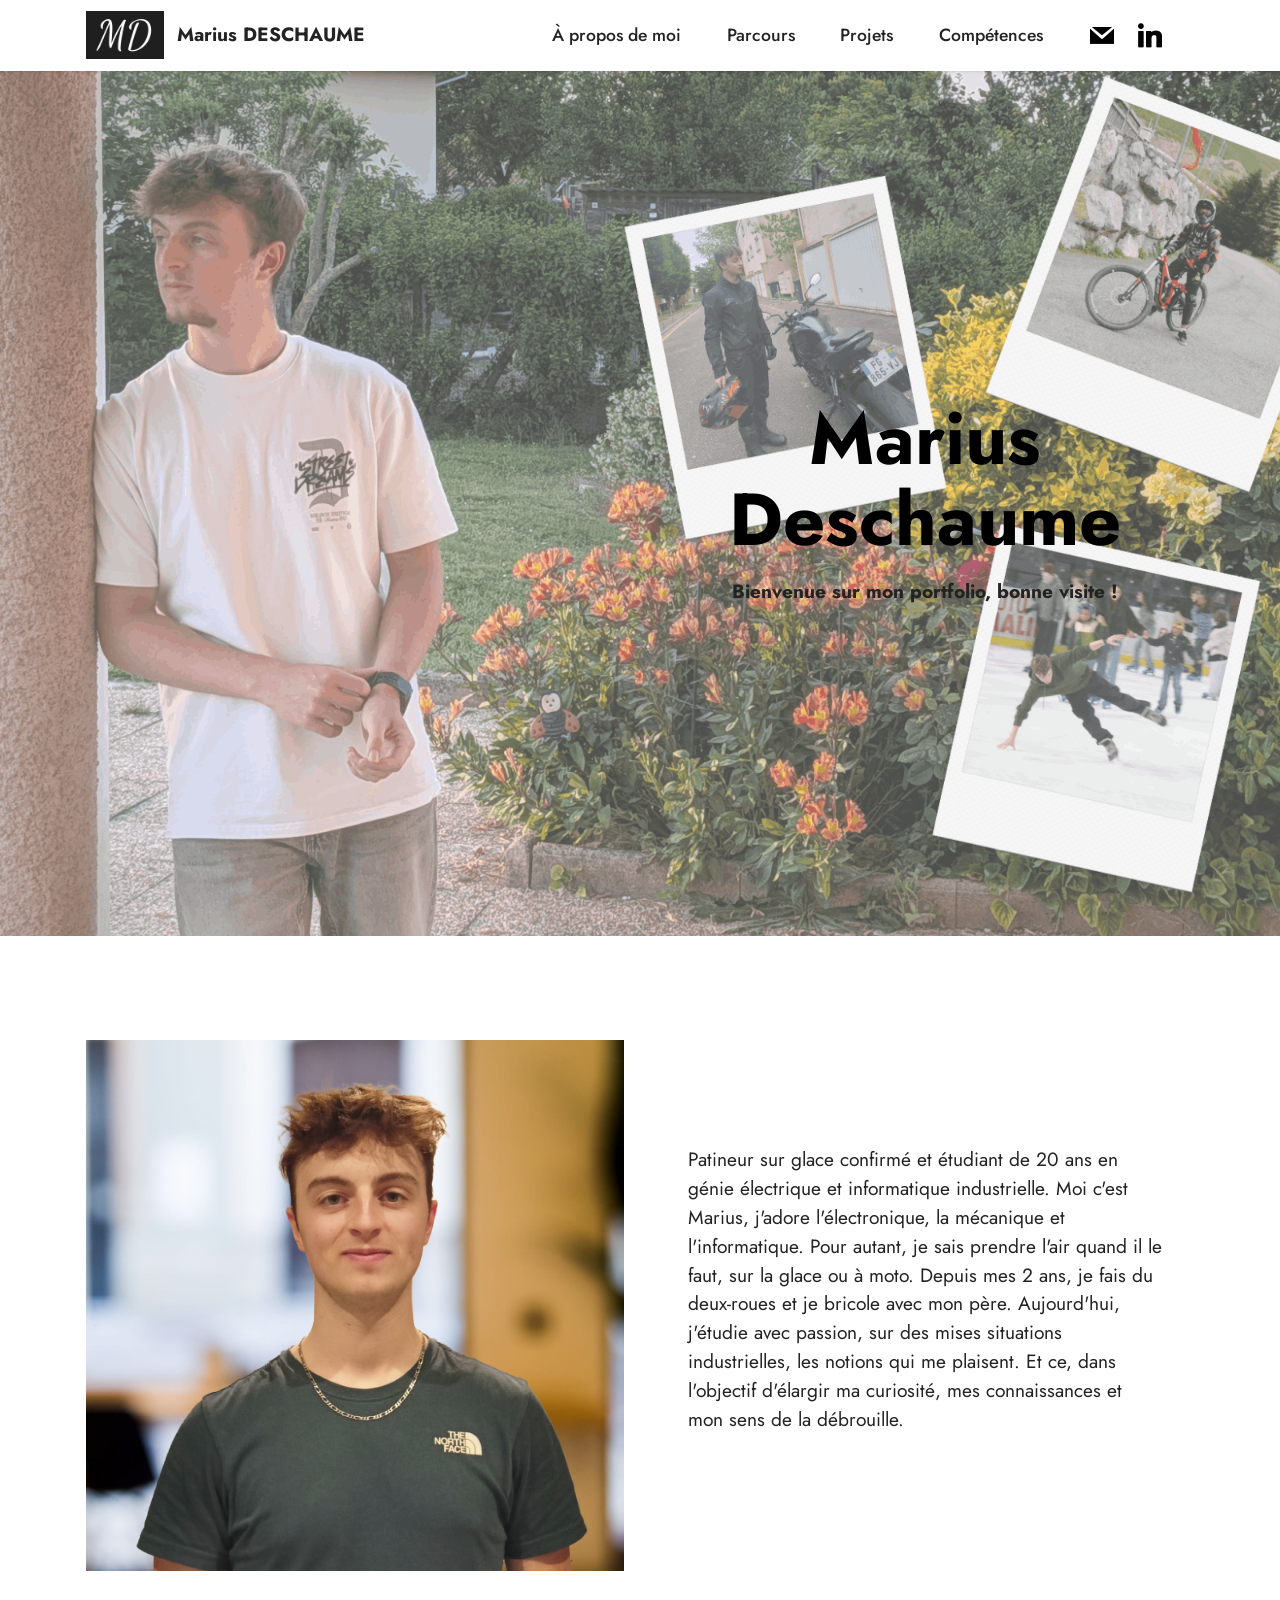
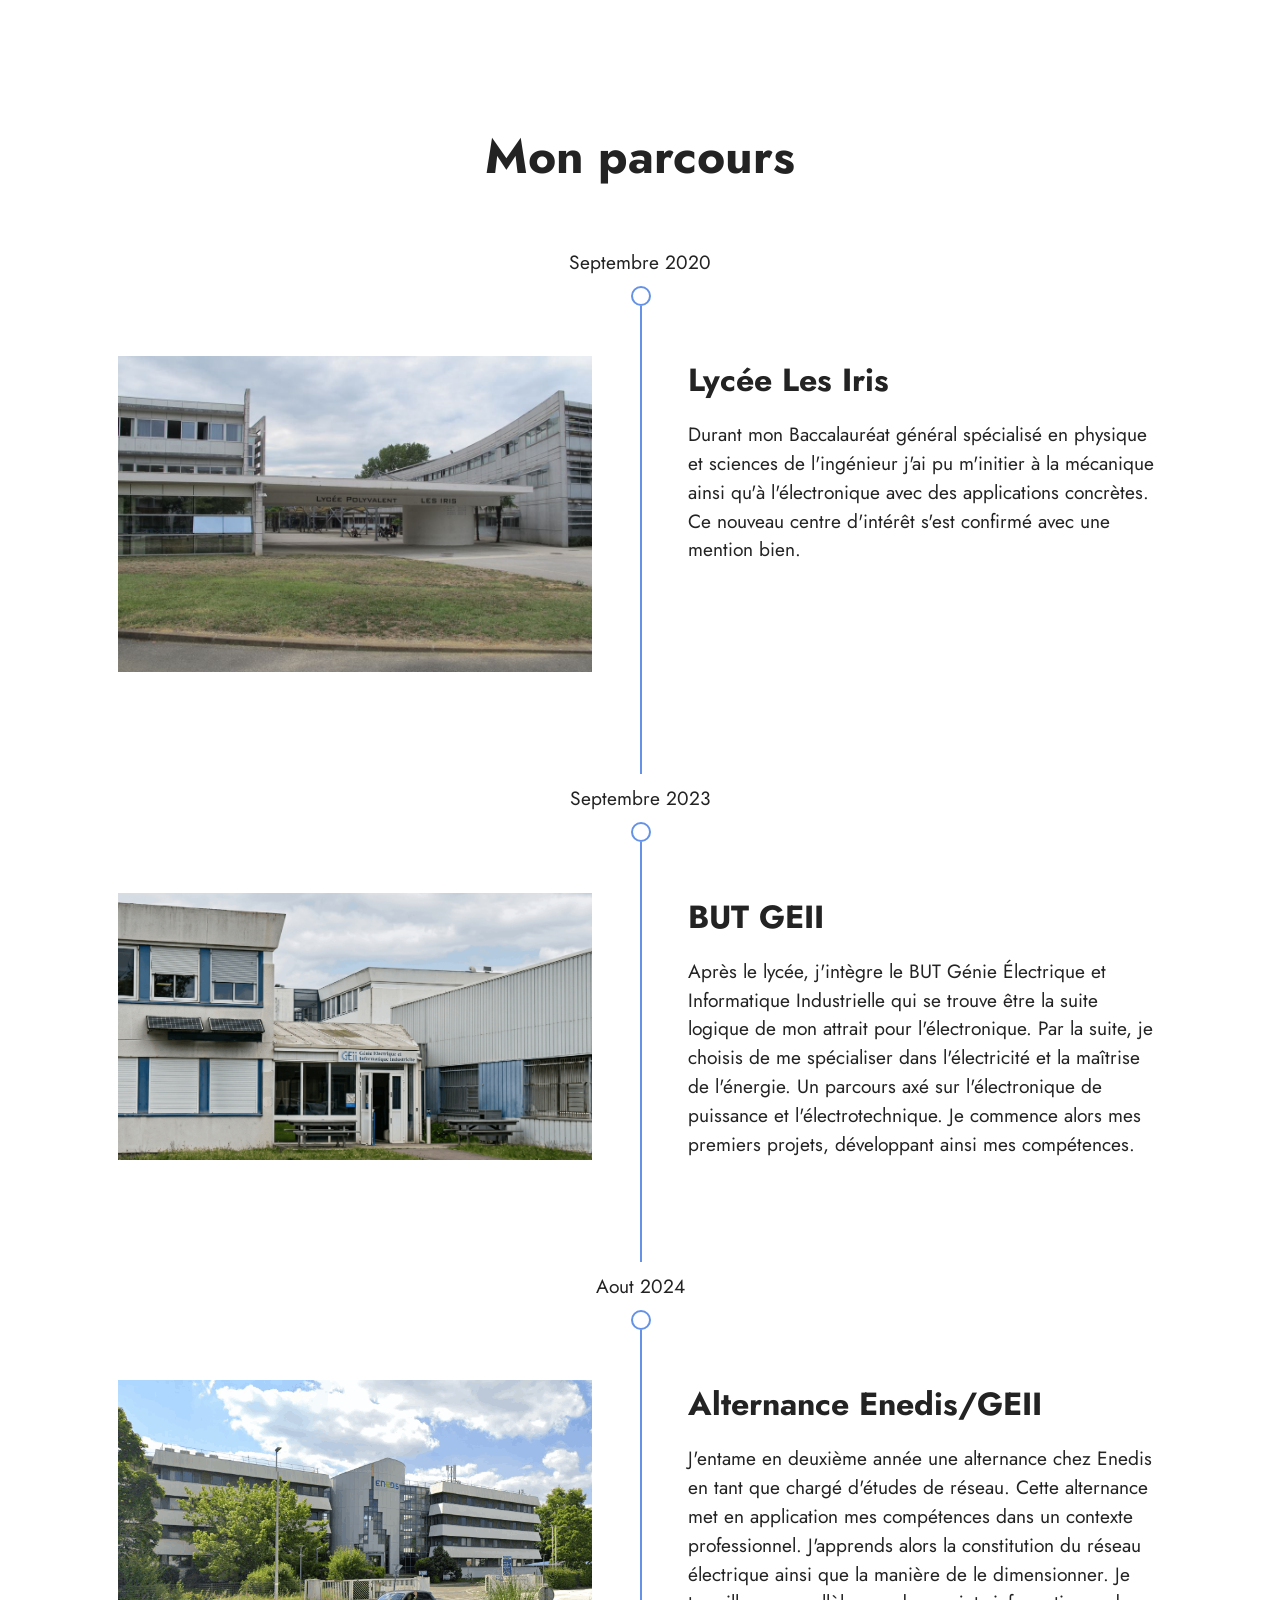
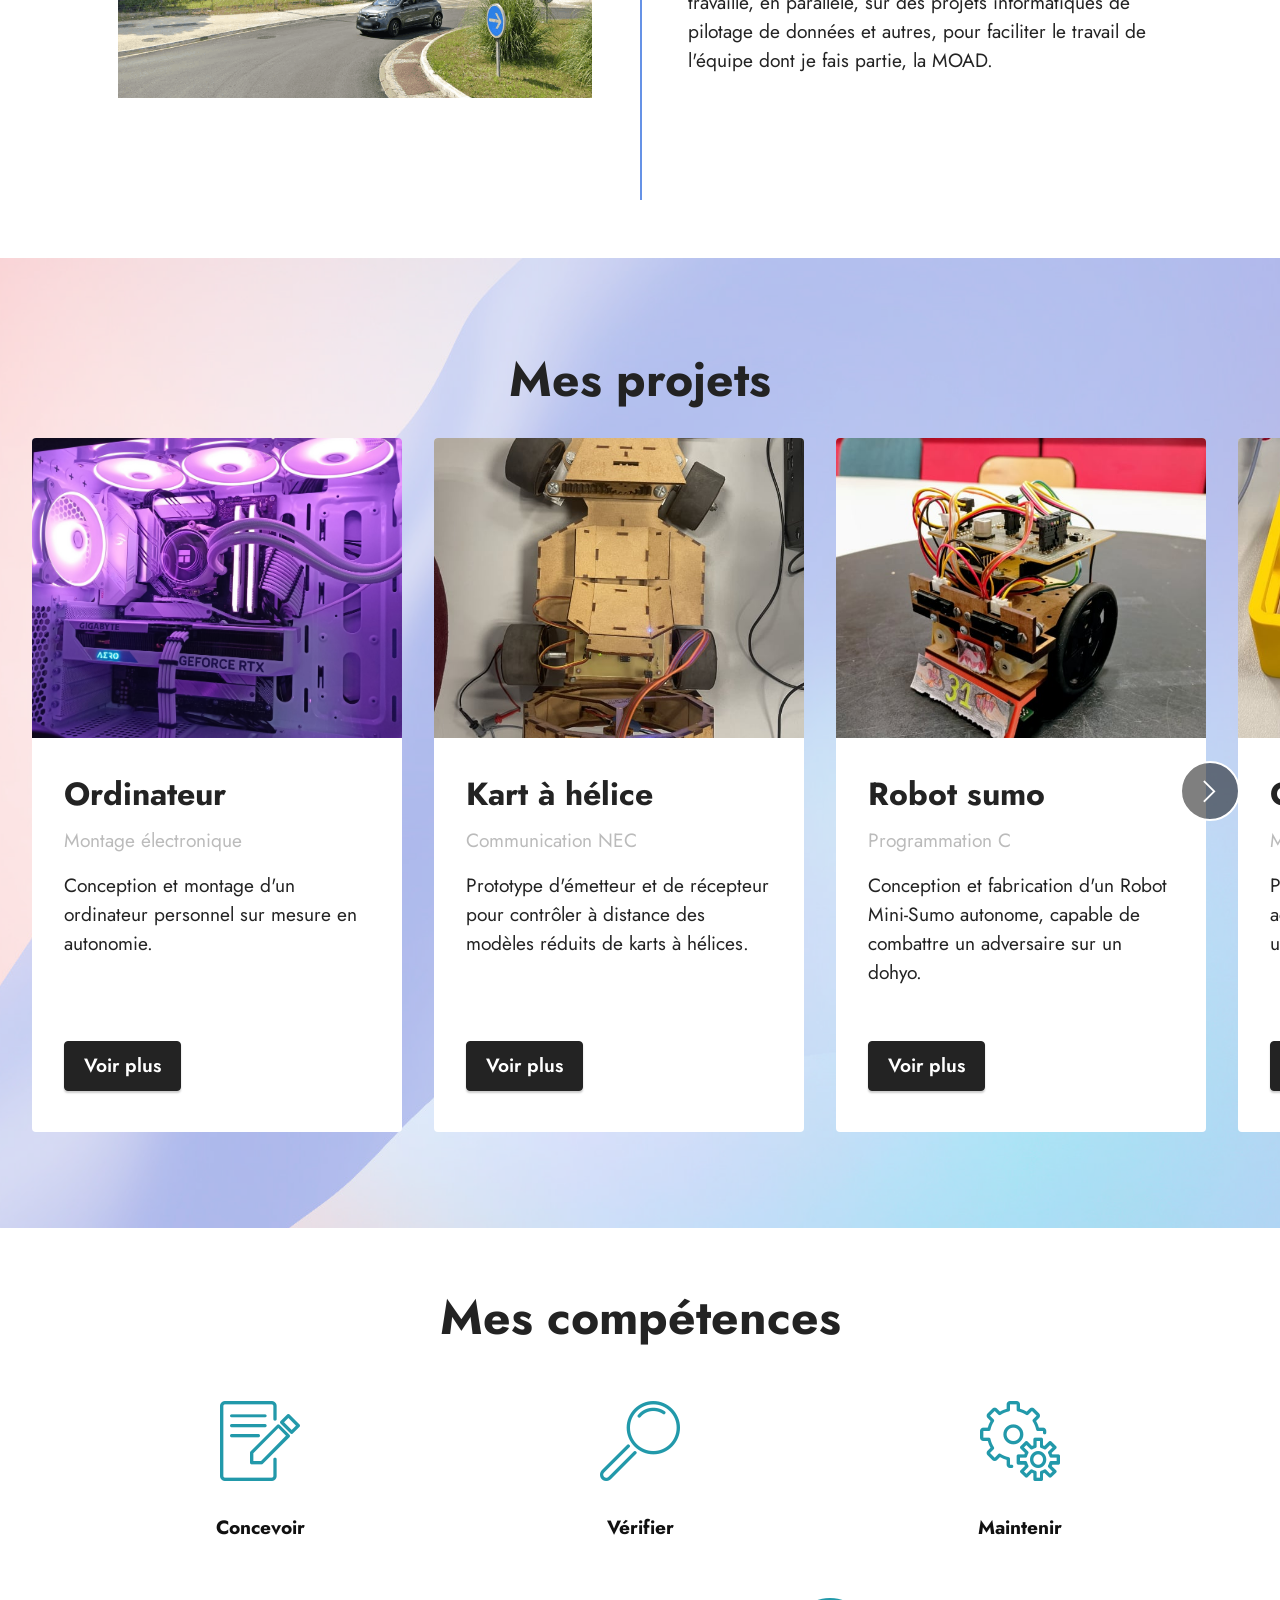
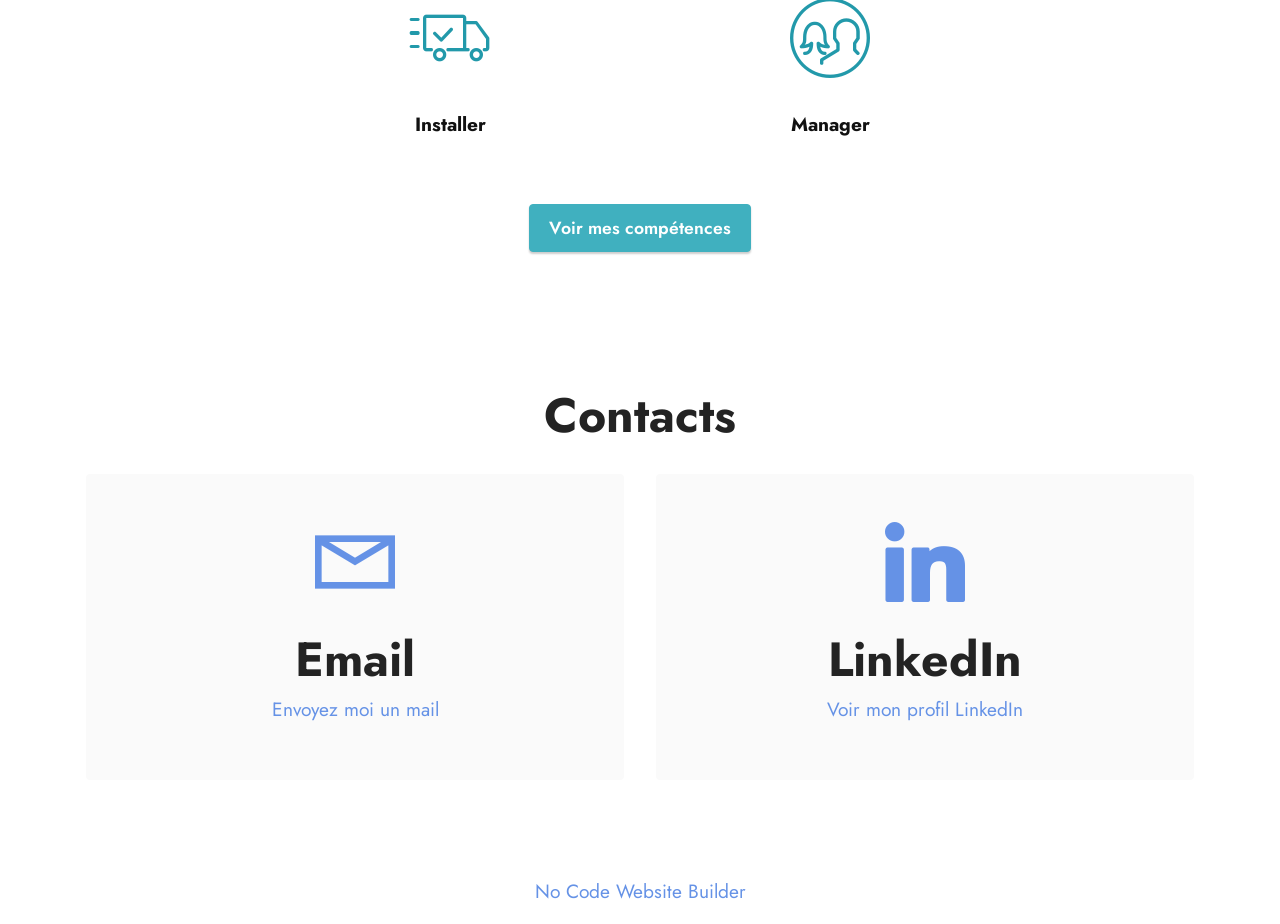
<file: index.html>
<!DOCTYPE html>
<html  >
<head>
  <!-- Site made with Mobirise Website Builder v6.1.12, https://mobirise.com -->
  <meta charset="UTF-8">
  <meta http-equiv="X-UA-Compatible" content="IE=edge">
  <meta name="generator" content="Mobirise v6.1.12, mobirise.com">
  <meta name="viewport" content="width=device-width, initial-scale=1, minimum-scale=1">
  <link rel="shortcut icon" href="assets/images/initial-96x59.png" type="image/x-icon">
  <meta name="description" content="">
  
  
  <title>Accueil</title>
  <link rel="stylesheet" href="assets/web/assets/mobirise-icons2/mobirise2.css">
  <link rel="stylesheet" href="assets/web/assets/mobirise-icons/mobirise-icons.css">
  <link rel="stylesheet" href="assets/bootstrap/css/bootstrap.min.css">
  <link rel="stylesheet" href="assets/parallax/jarallax.css">
  <link rel="stylesheet" href="assets/dropdown/css/style.css">
  <link rel="stylesheet" href="assets/socicon/css/styles.css">
  <link rel="stylesheet" href="assets/theme/css/style.css">
  <link rel="preload" href="https://fonts.googleapis.com/css?family=Jost:100,200,300,400,500,600,700,800,900,100i,200i,300i,400i,500i,600i,700i,800i,900i&display=swap" as="style" onload="this.onload=null;this.rel='stylesheet'">
  <noscript><link rel="stylesheet" href="https://fonts.googleapis.com/css?family=Jost:100,200,300,400,500,600,700,800,900,100i,200i,300i,400i,500i,600i,700i,800i,900i&display=swap"></noscript>
  <link rel="preload" as="style" href="assets/mobirise/css/mbr-additional.css?v=fMJkEk"><link rel="stylesheet" href="assets/mobirise/css/mbr-additional.css?v=fMJkEk" type="text/css">

  
  
  
</head>
<body>
  
  <section data-bs-version="5.1" class="menu menu3 cid-vi6H26HXy5" once="menu" id="menu3-5">
    
    <nav class="navbar navbar-dropdown navbar-fixed-top navbar-expand-lg">
        <div class="container">
            <div class="navbar-brand">
                <span class="navbar-logo">
                    <a href="index.html#top">
                        <img src="assets/images/initial-96x59.png" alt="" style="height: 3rem;">
                    </a>
                </span>
                <span class="navbar-caption-wrap"><a class="navbar-caption text-black text-primary display-7" href="index.html">Marius DESCHAUME</a></span>
            </div>
            <button class="navbar-toggler" type="button" data-toggle="collapse" data-bs-toggle="collapse" data-target="#navbarSupportedContent" data-bs-target="#navbarSupportedContent" aria-controls="navbarNavAltMarkup" aria-expanded="false" aria-label="Toggle navigation">
                <div class="hamburger">
                    <span></span>
                    <span></span>
                    <span></span>
                    <span></span>
                </div>
            </button>
            <div class="collapse navbar-collapse" id="navbarSupportedContent">
                <ul class="navbar-nav nav-dropdown nav-right" data-app-modern-menu="true"><li class="nav-item"><a class="nav-link link text-black text-primary display-4" href="index.html#testimonials1-6">À propos de moi</a></li>
                    <li class="nav-item"><a class="nav-link link text-black text-primary display-4" href="index.html#timeline3-19">Parcours</a></li>
                    <li class="nav-item"><a class="nav-link link text-black text-primary display-4" href="index.html#slider5-d">Projets</a>
                    </li><li class="nav-item"><a class="nav-link link text-black text-primary display-4" href="index.html#features14-2p">Compétences</a></li></ul>
                <div class="icons-menu">
                    <a class="iconfont-wrapper" href="mailto:ma.deschaume@gmail.com">
                        <span class="p-2 mbr-iconfont socicon-mail socicon"></span>
                    </a>
                    <a class="iconfont-wrapper" href="http://linkedin.com/in/marius-deschaume-1131a6300" target="_blank">
                        <span class="p-2 mbr-iconfont socicon-linkedin socicon"></span>
                    </a>
                    
                    
                </div>
                
            </div>
        </div>
    </nav>
</section>

<section data-bs-version="5.1" class="header3 cid-vhybw5fYZl mbr-fullscreen mbr-parallax-background" id="header3-1">

    

    
    <div class="mbr-overlay" style="opacity: 0.3; background-color: rgb(255, 255, 255);"></div>

    <div class="align-center container">
        <div class="row justify-content-end">
            <div class="col-12 col-lg-6">
                <h1 class="mbr-section-title mbr-fonts-style mb-3 display-1"><strong>Marius</strong><br><strong>Deschaume</strong></h1>
                
                <p class="mbr-text mbr-fonts-style display-7"><strong>Bienvenue sur mon portfolio, bonne visite !</strong></p>
                
            </div>
        </div>
    </div>
</section>

<section data-bs-version="5.1" class="testimonials1 cid-vj7r4HWEqW" id="testimonials1-6">
    

    
    
    <div class="container">
        
        <div class="row align-items-center">
            <div class="col-12 col-md-6">
                <div class="image-wrapper">
                    <img src="assets/images/photocv-1256x1239.jpg" alt="">
                </div>
            </div>
            <div class="col-12 col-md">
                <div class="text-wrapper">
                    <p class="mbr-text mbr-fonts-style mb-4 display-7">Patineur sur glace confirmé et étudiant de 20 ans en génie électrique et informatique industrielle. Moi c'est Marius, j'adore l'électronique, la mécanique et l'informatique. Pour autant, je sais prendre l'air quand il le faut, sur la glace ou à moto. Depuis mes 2 ans, je fais du deux-roues et je bricole avec mon père. Aujourd'hui, j'étudie avec passion, sur des mises situations industrielles, les notions qui me plaisent. Et ce, dans l'objectif d'élargir ma curiosité, mes connaissances et mon sens de la débrouille.</p>
                    
                    
                </div>
            </div>
        </div>
    </div>
</section>

<section data-bs-version="5.1" class="timeline3 cid-vjO9qMaiO0" id="timeline3-19">
    

    
    
    <div class="container">
        <div class="mbr-section-head">
            <h3 class="mbr-section-title mbr-fonts-style align-center mb-0 display-2"><strong>Mon parcours</strong></h3>
            
        </div>
        <div class="timelines-container mt-4">
            <div class="row timeline-element first-separline mb-5">
                <div class="timeline-date col-12">
                    <div class="timeline-date-wrapper">
                        <p class="mbr-timeline-date display-7">Septembre 2020</p>
                    </div>
                </div>
                <span class="iconBackground"></span>
                <div class="col-12 col-md-6">
                    <div class="image-wrapper">
                        <img src="assets/images/lesiris-1024x682.jpg" alt="" title="">
                    </div>
                </div>
                <div class="col-12 col-md-6">
                    <div class="timeline-text-wrapper">
                        <h4 class="mbr-timeline-title mbr-fonts-style mb-0 display-5">
                            <strong>Lycée Les Iris</strong></h4>
                        <p class="mbr-text mbr-fonts-style mt-3 mb-0 display-7">
                            Durant mon Baccalauréat général spécialisé en physique et sciences de l'ingénieur j'ai pu m'initier à la mécanique ainsi qu'à l'électronique avec des applications concrètes. Ce nouveau centre d'intérêt s'est confirmé avec une mention bien.</p>
                    </div>
                </div>
            </div>
            <div class="row timeline-element first-separline mb-5">
                <div class="timeline-date col-12">
                    <div class="timeline-date-wrapper">
                        <p class="mbr-timeline-date display-7">
                            Septembre 2023</p>
                    </div>
                </div>
                <span class="iconBackground"></span>
                <div class="col-12 col-md-6">
                    <div class="image-wrapper">
                        <img src="assets/images/facade-geii-1128x635.png" alt="" title="">
                    </div>
                </div>
                <div class="col-12 col-md-6">
                    <div class="timeline-text-wrapper">
                        <h4 class="mbr-timeline-title mbr-fonts-style mb-0 display-5">
                            <strong>BUT GEII</strong></h4>
                        <p class="mbr-text mbr-fonts-style mt-3 mb-0 display-7">
                            Après le lycée, j'intègre le BUT Génie Électrique et Informatique Industrielle qui se trouve être la suite logique de mon attrait pour l'électronique. Par la suite, je choisis de me spécialiser dans l'électricité et la maîtrise de l'énergie. Un parcours axé sur l'électronique de puissance et l'électrotechnique. Je commence alors mes premiers projets, développant ainsi mes compétences.</p>
                    </div>
                </div>
            </div>
            <div class="row timeline-element first-separline mb-5">
                <div class="timeline-date col-12">
                    <div class="timeline-date-wrapper">
                        <p class="mbr-timeline-date display-7">
                            Aout 2024</p>
                    </div>
                </div>
                <span class="iconBackground"></span>
                <div class="col-12 col-md-6">
                    <div class="image-wrapper">
                        <img src="assets/images/enedis-747x500.png" alt="" title="">
                    </div>
                </div>
                <div class="col-12 col-md-6">
                    <div class="timeline-text-wrapper">
                        <h4 class="mbr-timeline-title mbr-fonts-style mb-0 display-5">
                            <strong>Alternance Enedis/GEII</strong></h4>
                        <p class="mbr-text mbr-fonts-style mt-3 mb-0 display-7">
                            J'entame en deuxième année une alternance chez Enedis en tant que chargé d'études de réseau. Cette alternance met en application mes compétences dans un contexte professionnel. J'apprends alors la constitution du réseau électrique ainsi que la manière de le dimensionner. Je travaille, en parallèle, sur des projets informatiques de pilotage de données et autres, pour faciliter le travail de l'équipe dont je fais partie, la MOAD.</p>
                    </div>
                </div>
            </div>
            
            
            
            
            
            
            
            
            
        </div>
    </div>
</section>

<section data-bs-version="5.1" class="slider5 mbr-embla cid-vj7sCxgUw7" id="slider5-d">
    
    <div class="mbr-overlay"></div>
    <div class="position-relative">
        <div class="mbr-section-head">
            <h4 class="mbr-section-title mbr-fonts-style align-center mb-0 display-2"><strong>Mes projets</strong></h4>
            
        </div>
        <div class="embla mt-4" data-skip-snaps="true" data-align="center" data-contain-scroll="trimSnaps" data-auto-play-interval="5" data-draggable="true">
            <div class="embla__viewport container-fluid">
                <div class="embla__container">
                    <div class="embla__slide slider-image item active" style="margin-left: 1rem; margin-right: 1rem;">
                        <div class="slide-content">
                            <div class="item-img">
                                <div class="item-wrapper">
                                    <img src="assets/images/pc20carrc3a9-1900x1900.jpg" alt="" title="" data-slide-to="0" data-bs-slide-to="0">
                                </div>
                            </div>
                            <div class="item-content">
                                <h5 class="item-title mbr-fonts-style display-5"><strong>Ordinateur</strong></h5>
                                <h6 class="item-subtitle mbr-fonts-style mt-1 display-7">Montage électronique</h6>
                                <p class="mbr-text mbr-fonts-style mt-3 display-7">Conception et montage d'un ordinateur personnel sur mesure en autonomie.<br></p>
                            </div>
                            <div class="mbr-section-btn item-footer mt-2"><a href="PC.html" class="btn item-btn btn-black display-7">Voir plus</a></div>
                        </div>
                    </div><div class="embla__slide slider-image item" style="margin-left: 1rem; margin-right: 1rem;">
                        <div class="slide-content">
                            <div class="item-img">
                                <div class="item-wrapper">
                                    <img src="assets/images/roue2-600x600.jpg" alt="" title="" data-slide-to="1" data-bs-slide-to="1">
                                </div>
                            </div>
                            <div class="item-content">
                                <h5 class="item-title mbr-fonts-style display-5"><strong>Kart à hélice</strong></h5>
                                <h6 class="item-subtitle mbr-fonts-style mt-1 display-7">Communication NEC</h6>
                                <p class="mbr-text mbr-fonts-style mt-3 display-7">Prototype d'émetteur et de récepteur pour contrôler à distance des modèles réduits de karts à hélices.</p>
                            </div>
                            <div class="mbr-section-btn item-footer mt-2"><a class="btn item-btn btn-black display-7" href="KAH.html">Voir plus</a></div>
                        </div>
                    </div>
                    <div class="embla__slide slider-image item" style="margin-left: 1rem; margin-right: 1rem;">
                        <div class="slide-content">
                            <div class="item-img">
                                <div class="item-wrapper">
                                    <img src="assets/images/photo20rms-600x800.jpg" alt="" title="" data-slide-to="2" data-bs-slide-to="2">
                                </div>
                            </div>
                            <div class="item-content">
                                <h5 class="item-title mbr-fonts-style display-5"><strong>Robot sumo</strong></h5>
                                <h6 class="item-subtitle mbr-fonts-style mt-1 display-7">
                                    Programmation C</h6>
                                <p class="mbr-text mbr-fonts-style mt-3 display-7">Conception et fabrication d'un Robot Mini-Sumo autonome, capable de combattre un adversaire sur un dohyo.</p>
                            </div>
                            <div class="mbr-section-btn item-footer mt-2"><a href="RMS.html" class="btn item-btn btn-black display-7">Voir plus</a></div>
                        </div>
                    </div><div class="embla__slide slider-image item" style="margin-left: 1rem; margin-right: 1rem;">
                        <div class="slide-content">
                            <div class="item-img">
                                <div class="item-wrapper">
                                    <img src="assets/images/carrc3a920scc-600x601.jpg" alt="" title="" data-slide-to="3" data-bs-slide-to="3">
                                </div>
                            </div>
                            <div class="item-content">
                                <h5 class="item-title mbr-fonts-style display-5"><strong>Chargeur Li-Ion</strong></h5>
                                <h6 class="item-subtitle mbr-fonts-style mt-1 display-7">Modulation d'énergie</h6>
                                <p class="mbr-text mbr-fonts-style mt-3 display-7">Prototype de chargeur pour accumulateurs lithium-ion respectant un protocole de recharge.<br></p>
                            </div>
                            <div class="mbr-section-btn item-footer mt-2"><a href="SCC.html" class="btn item-btn btn-black display-7">Voir plus</a></div>
                        </div>
                    </div><div class="embla__slide slider-image item" style="margin-left: 1rem; margin-right: 1rem;">
                        <div class="slide-content">
                            <div class="item-img">
                                <div class="item-wrapper">
                                    <img src="assets/images/dms-16.9-600x800.jpg" alt="" title="" data-slide-to="4" data-bs-slide-to="4">
                                </div>
                            </div>
                            <div class="item-content">
                                <h5 class="item-title mbr-fonts-style display-5"><strong>Drone sous marin</strong></h5>
                                <h6 class="item-subtitle mbr-fonts-style mt-1 display-7">Pilotage d'actioneur</h6>
                                <p class="mbr-text mbr-fonts-style mt-3 display-7">Conception et fabrication d'un drone sous-marin télécommandé par joystick pour gérer les mouvements sur les trois axes : Poussée, lacet et profondeur.<br></p>
                            </div>
                            <div class="mbr-section-btn item-footer mt-2"><a href="DSM.html" class="btn item-btn btn-black display-7">Voir plus</a></div>
                        </div>
                    </div>
                    
                    
                </div>
            </div>
            <button class="embla__button embla__button--prev">
                <span class="mobi-mbri mobi-mbri-arrow-prev mbr-iconfont" aria-hidden="true"></span>
                <span class="sr-only visually-hidden visually-hidden">Previous</span>
            </button>
            <button class="embla__button embla__button--next">
                <span class="mobi-mbri mobi-mbri-arrow-next mbr-iconfont" aria-hidden="true"></span>
                <span class="sr-only visually-hidden visually-hidden">Next</span>
            </button>
        </div>
    </div>
</section>

<section data-bs-version="5.1" class="features14 cid-vkWO8uimVv" id="features14-2p">
    

    
    
    <div class="container">
        <div class="row mb-5">
            <div class="col-12">
                <h3 class="mbr-section-title align-center mbr-fonts-style display-2"><strong>Mes compétences</strong></h3>
            </div>
        </div>
        <div class="row">
            
            
            <div class="item features-without-image mb-5 col-12 col-md-4 active">
                <div class="item-wrapper">
                    <div class="card-box align-center">
                        <a href="CPT.html#content4-2t"><span class="mbr-iconfont mbri-edit"></span></a>
                        <h4 class="card-title align-center mbr-black mbr-fonts-style display-7">
                            <strong>Concevoir</strong></h4>
                    </div>
                </div>
            </div><div class="item features-without-image mb-5 col-12 col-md-4">
                <div class="item-wrapper">
                    <div class="card-box align-center">
                        <a href="CPT.html#content4-36"><span class="mbr-iconfont mbri-search"></span></a>
                        <h4 class="card-title align-center mbr-black mbr-fonts-style display-7">
                            <strong>Vérifier</strong></h4>
                    </div>
                </div>
            </div><div class="item features-without-image mb-5 col-12 col-md-4">
                <div class="item-wrapper">
                    <div class="card-box align-center">
                        <a href="CPT.html#content4-3b"><span class="mbr-iconfont mbri-setting"></span></a>
                        <h4 class="card-title align-center mbr-black mbr-fonts-style display-7">
                            <strong>Maintenir</strong></h4>
                    </div>
                </div>
            </div>
            <div class="item features-without-image mb-5 col-12 col-md-4">
                <div class="item-wrapper">
                    <div class="card-box align-center">
                        <a href="CPT.html#content4-3d"><span class="mbr-iconfont mbri-delivery"></span></a>
                        <h4 class="card-title align-center mbr-black mbr-fonts-style display-7">
                            <strong>Installer</strong></h4>
                    </div>
                </div>
            </div>
            <div class="item features-without-image mb-5 col-12 col-md-4">
                <div class="item-wrapper">
                    <div class="card-box align-center">
                        <span class="mbr-iconfont mbri-users"></span>
                        <h4 class="card-title align-center mbr-black mbr-fonts-style display-7">
                            <strong>Manager</strong></h4>
                    </div>
                </div>
            </div>
            
        </div>
    </div>
</section>

<section data-bs-version="5.1" class="content11 cid-vkXglhVaCS" id="content11-39">
    
    <div class="container">
        <div class="row justify-content-center">
            <div class="col-md-12 col-lg-10">
                <div class="mbr-section-btn align-center"><a class="btn btn-success display-4" href="CPT.html">Voir mes compétences</a></div>
            </div>
        </div>
    </div>
</section>

<section data-bs-version="5.1" class="contacts1 cid-vj7rKWfYQI" id="contacts1-b">

    

    
    
    <div class="container">
        <div class="mbr-section-head">
            <h3 class="mbr-section-title mbr-fonts-style align-center mb-0 display-2">
                <strong>Contacts</strong>
            </h3>
            
        </div>
        <div class="row justify-content-center mt-4">
            <div class="card col-12 col-lg-6">
                <div class="card-wrapper">
                    <div class="card-box align-center">
                        <div class="image-wrapper">
                            <a href="mailto:ma.deschaume@gmail.com"><span class="mbr-iconfont mobi-mbri-letter mobi-mbri"></span></a>
                        </div>
                        <h4 class="card-title mbr-fonts-style mb-2 display-2">
                            <strong>Email</strong>
                        </h4>
                        
                        <h5 class="link mbr-fonts-style display-7"><a href="mailto:ma.deschaume@gmail.com" class="text-primary">Envoyez moi un mail</a></h5>
                    </div>
                </div>
            </div>
            <div class="card col-12 col-lg-6">
                <div class="card-wrapper">
                    <div class="card-box align-center">
                        <div class="image-wrapper">
                            <a href="http://linkedin.com/in/marius-deschaume-1131a6300" target="_blank"><span class="mbr-iconfont socicon-linkedin socicon"></span></a>
                        </div>
                        <h4 class="card-title mbr-fonts-style align-center mb-2 display-2">
                            <strong>LinkedIn</strong></h4>
                        
                        <h5 class="link mbr-black mbr-fonts-style display-7"><a href="http://linkedin.com/in/marius-deschaume-1131a6300" class="text-primary" target="_blank">Voir mon profil LinkedIn</a><br></h5>
                    </div>
                </div>
            </div>
        </div>
    </div>
</section><section class="display-7" style="padding: 0;align-items: center;justify-content: center;flex-wrap: wrap;    align-content: center;display: flex;position: relative;height: 4rem;"><a href="https://mobiri.se/" style="flex: 1 1;height: 4rem;position: absolute;width: 100%;z-index: 1;"><img alt="" style="height: 4rem;" src="[data-uri]"></a><p style="margin: 0;text-align: center;" class="display-7">&#8204;</p><a style="z-index:1" href="https://mobirise.com/builder/no-code-website-builder.html">No Code Website Builder</a></section><script src="assets/bootstrap/js/bootstrap.bundle.min.js"></script>  <script src="assets/parallax/jarallax.js"></script>  <script src="assets/smoothscroll/smooth-scroll.js"></script>  <script src="assets/ytplayer/index.js"></script>  <script src="assets/dropdown/js/navbar-dropdown.js"></script>  <script src="assets/embla/embla.min.js"></script>  <script src="assets/embla/script.js"></script>  <script src="assets/theme/js/script.js"></script>  
  
  
</body>
</html>
</file>
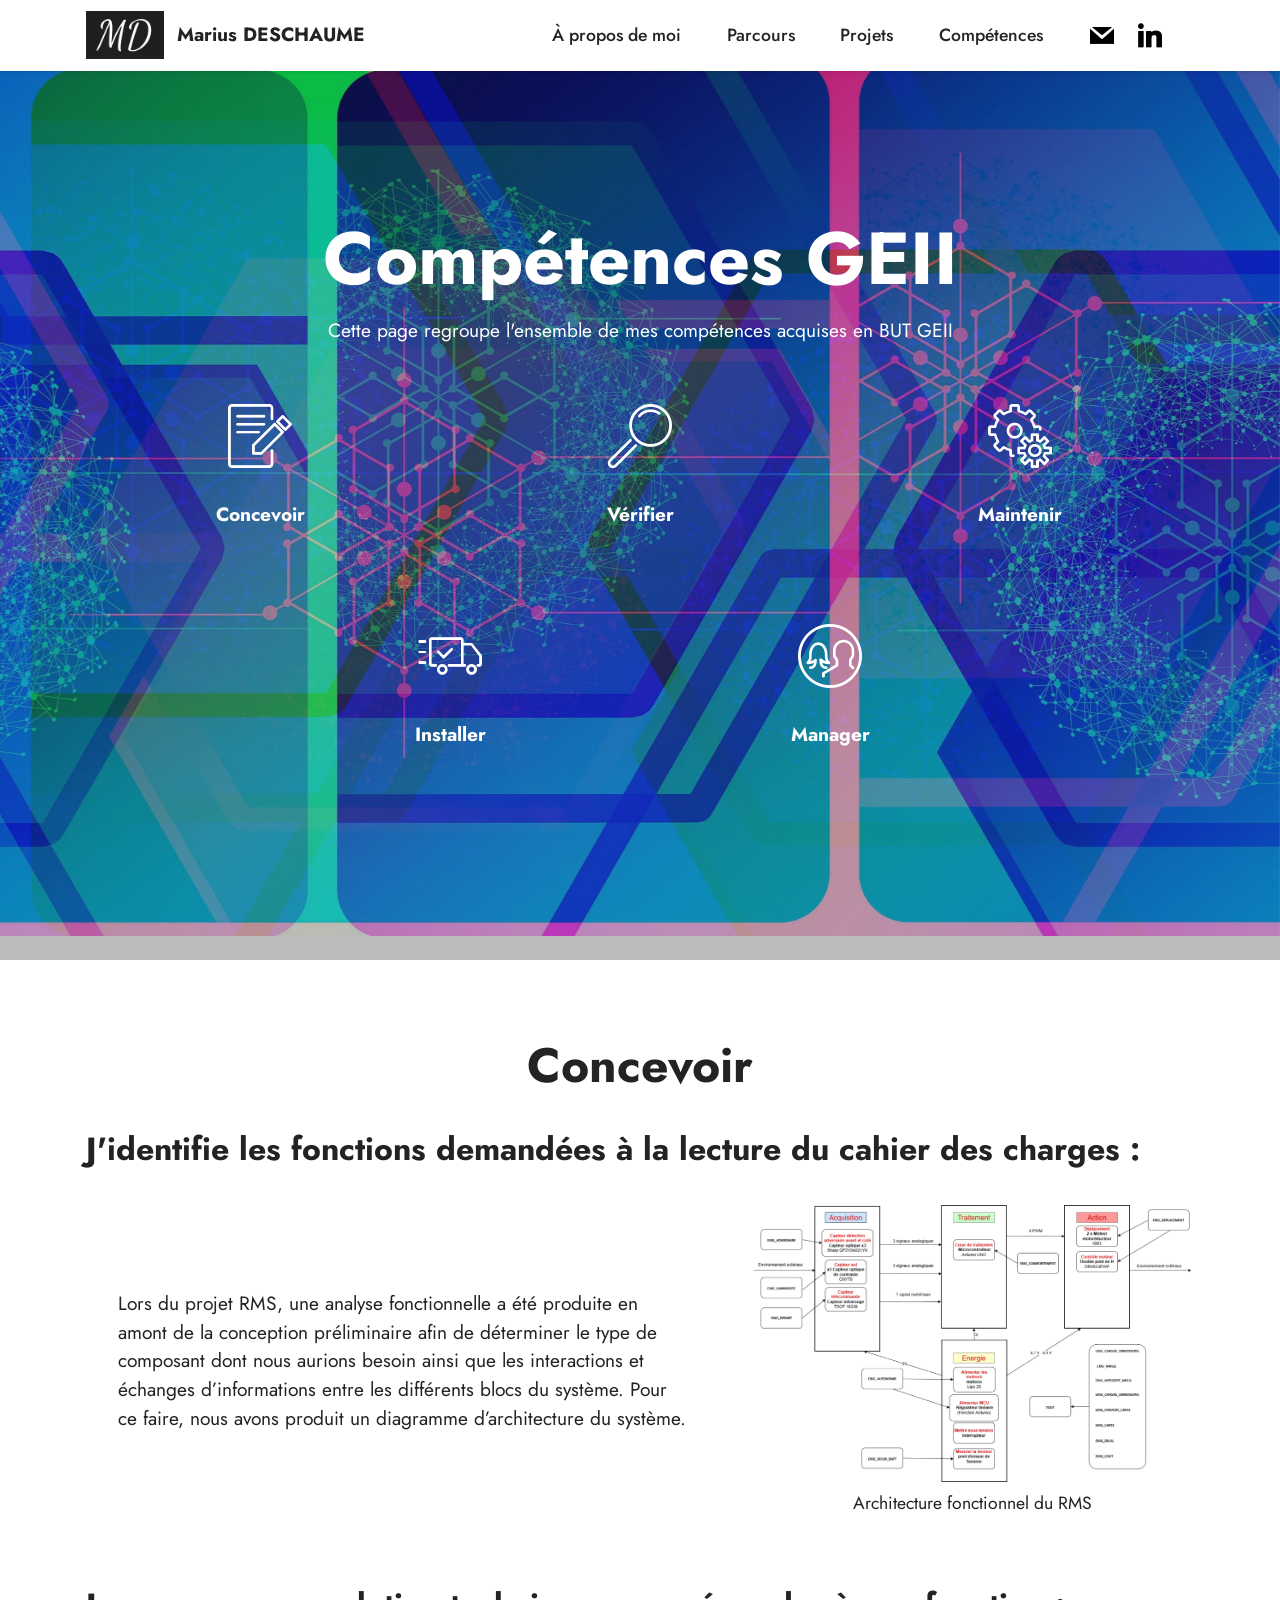
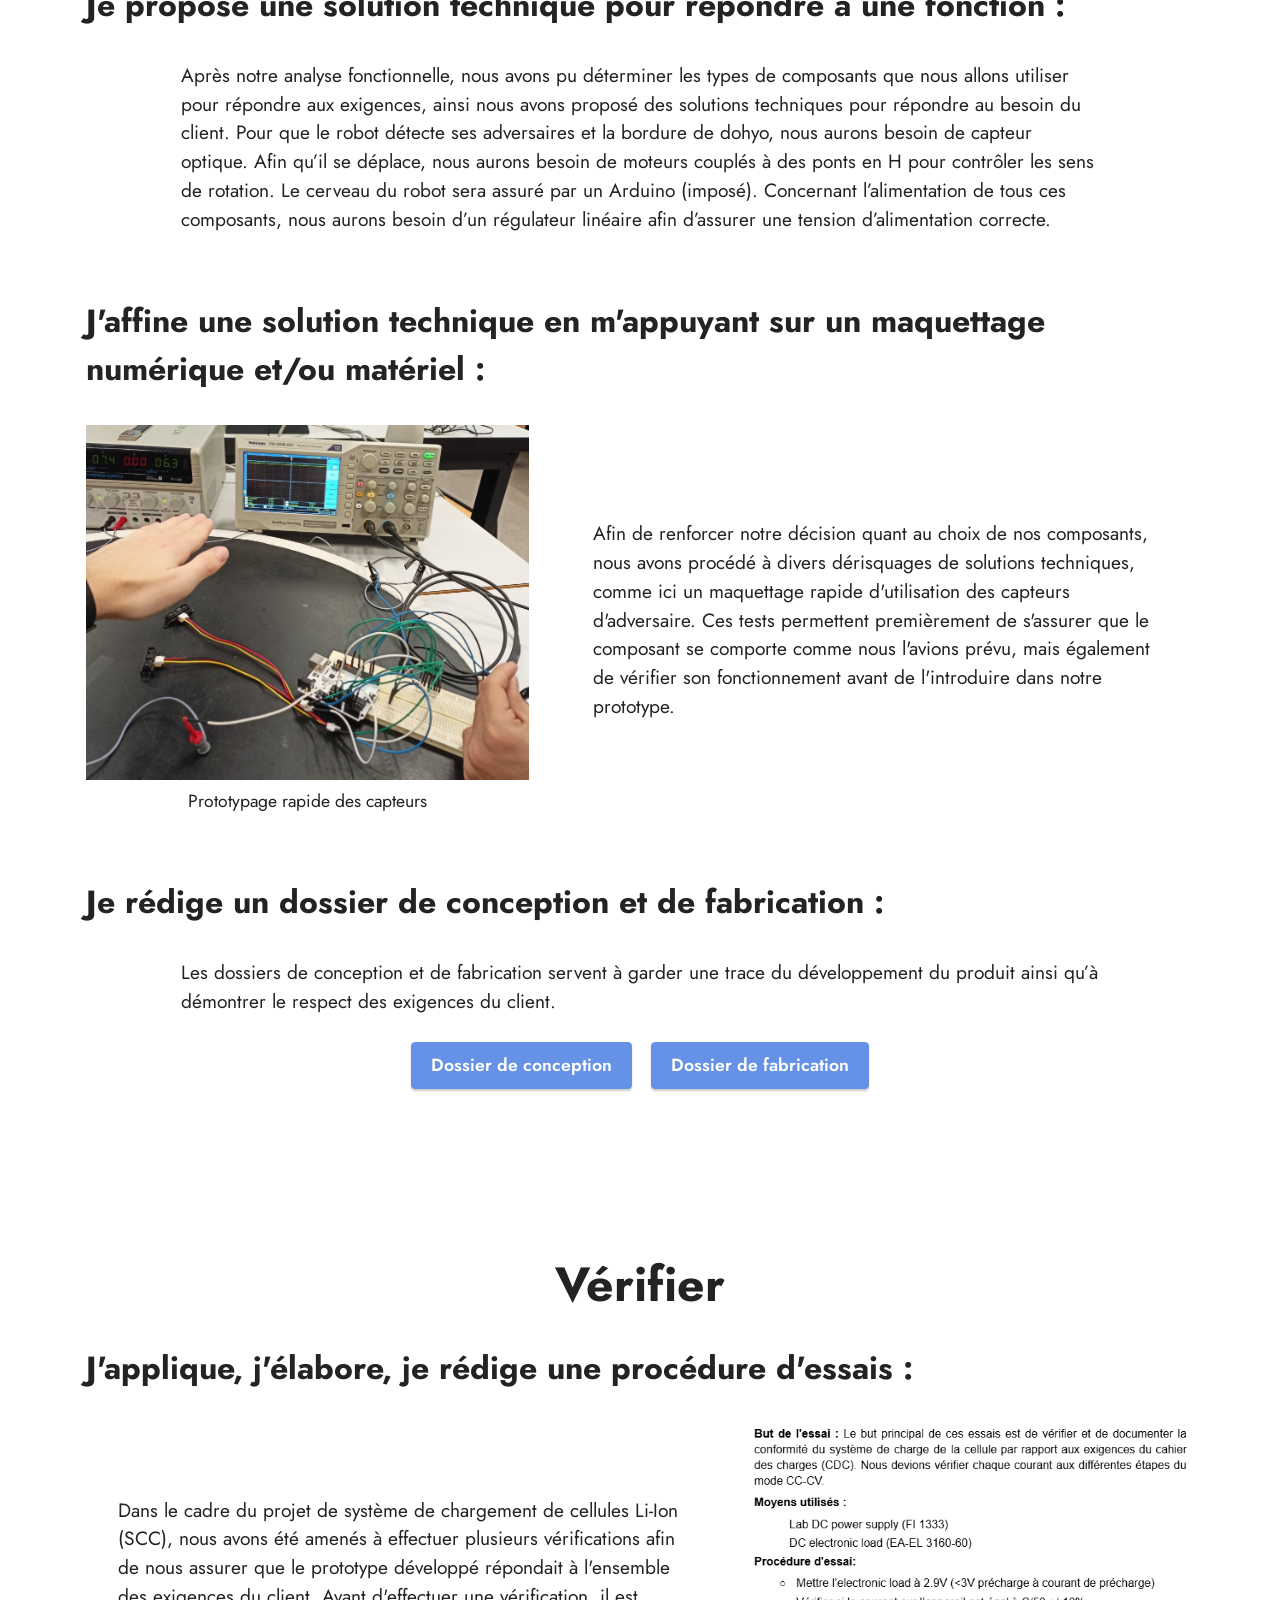
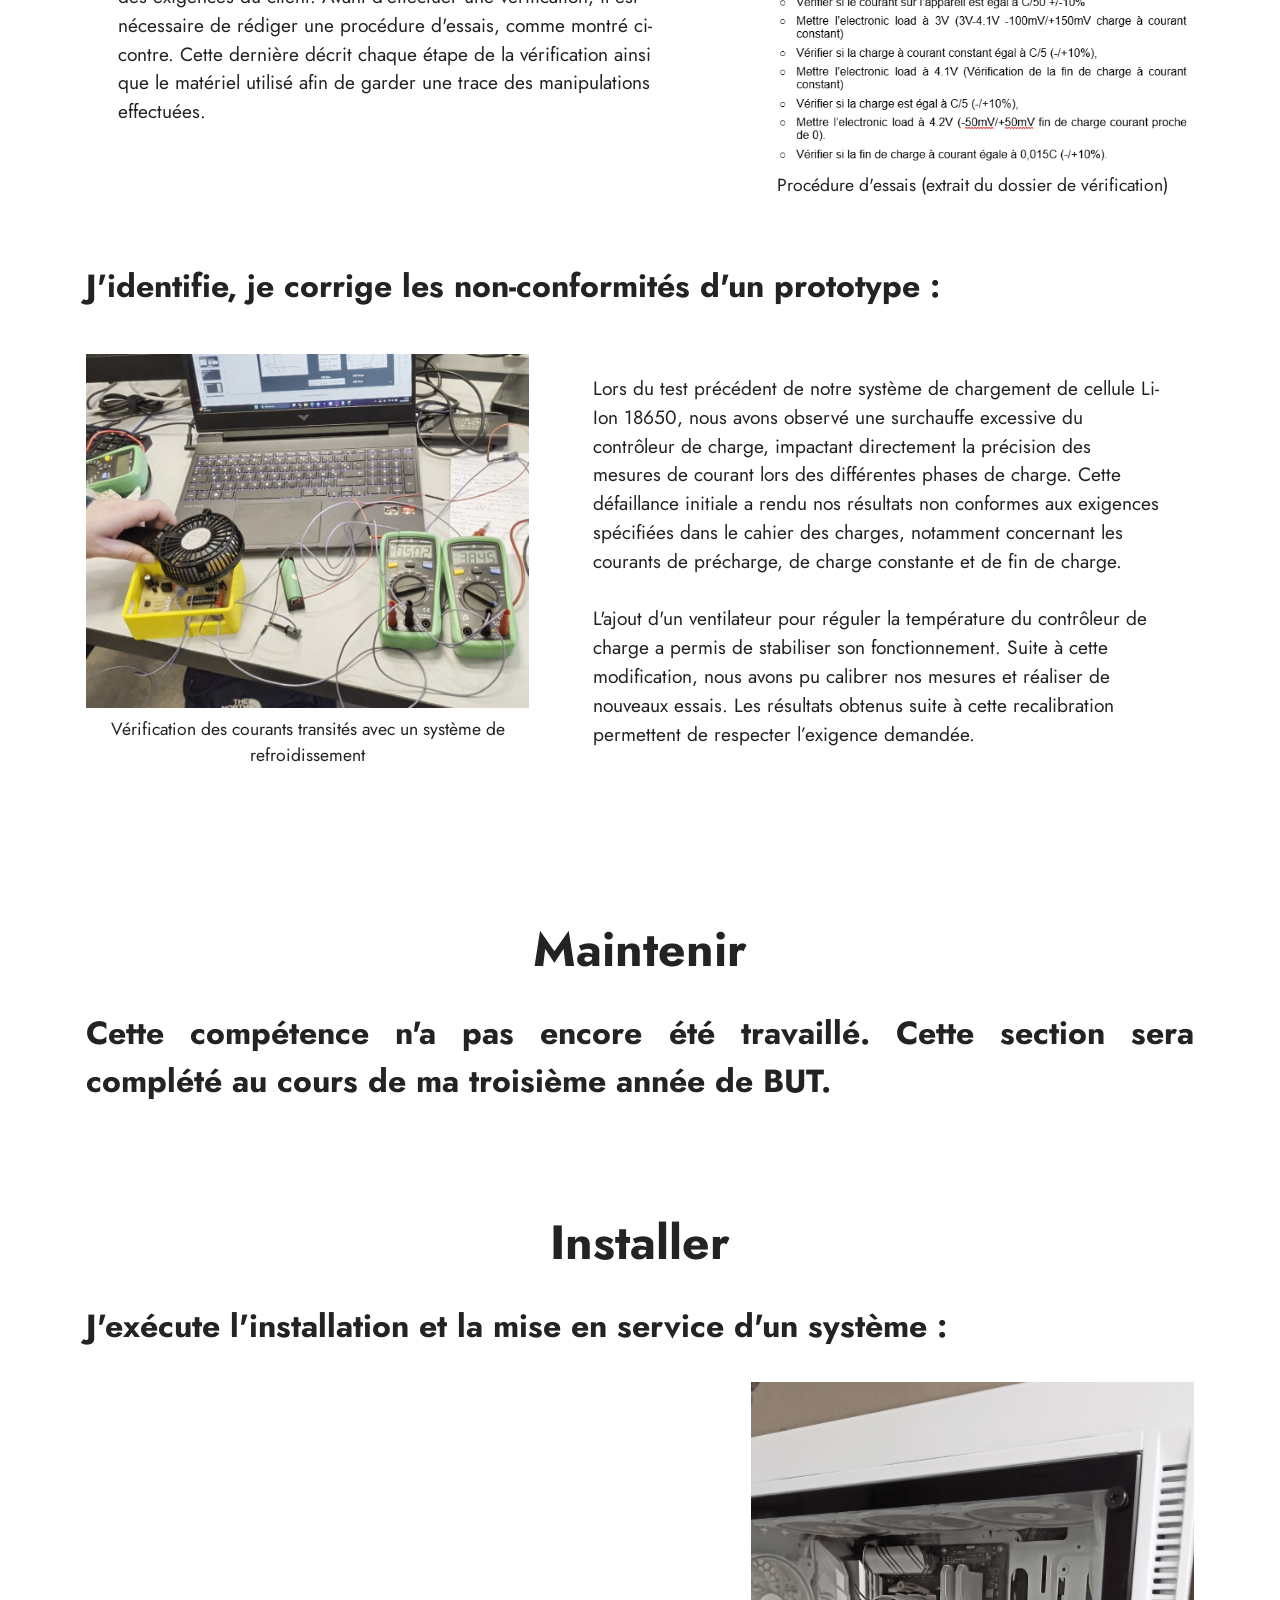
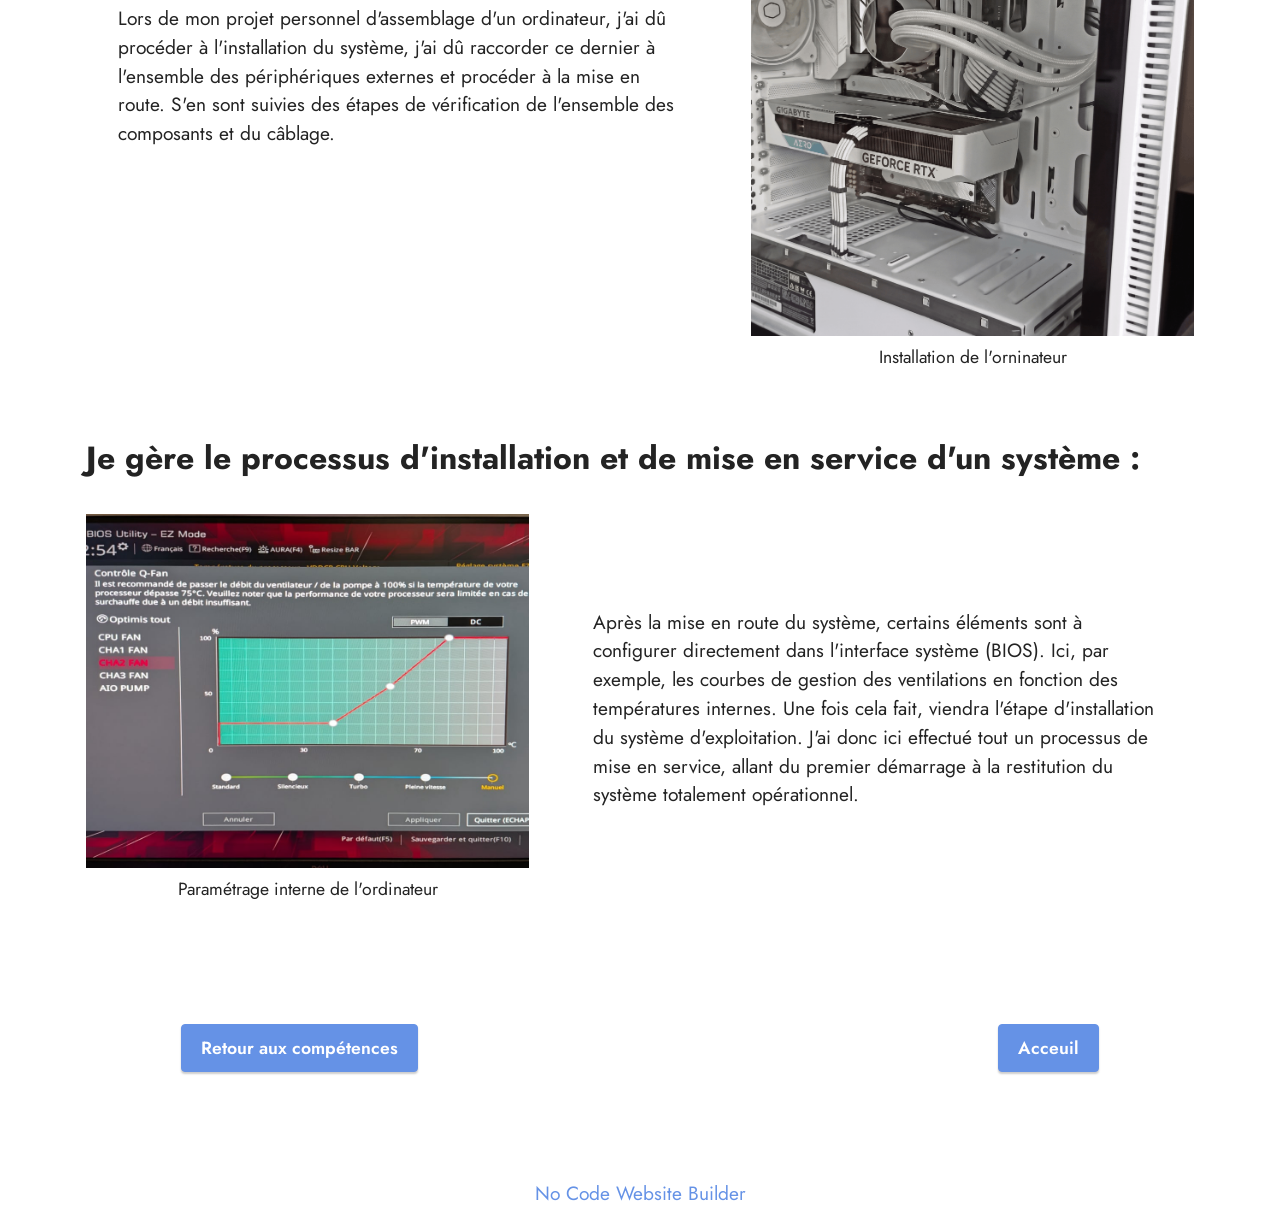
<file: CPT.html>
<!DOCTYPE html>
<html  >
<head>
  <!-- Site made with Mobirise Website Builder v6.1.12, https://mobirise.com -->
  <meta charset="UTF-8">
  <meta http-equiv="X-UA-Compatible" content="IE=edge">
  <meta name="generator" content="Mobirise v6.1.12, mobirise.com">
  <meta name="viewport" content="width=device-width, initial-scale=1, minimum-scale=1">
  <link rel="shortcut icon" href="assets/images/initial-96x59.png" type="image/x-icon">
  <meta name="description" content="">
  
  
  <title>Compétences</title>
  <link rel="stylesheet" href="assets/web/assets/mobirise-icons/mobirise-icons.css">
  <link rel="stylesheet" href="assets/bootstrap/css/bootstrap.min.css">
  <link rel="stylesheet" href="assets/parallax/jarallax.css">
  <link rel="stylesheet" href="assets/dropdown/css/style.css">
  <link rel="stylesheet" href="assets/socicon/css/styles.css">
  <link rel="stylesheet" href="assets/theme/css/style.css">
  <link rel="preload" href="https://fonts.googleapis.com/css?family=Jost:100,200,300,400,500,600,700,800,900,100i,200i,300i,400i,500i,600i,700i,800i,900i&display=swap" as="style" onload="this.onload=null;this.rel='stylesheet'">
  <noscript><link rel="stylesheet" href="https://fonts.googleapis.com/css?family=Jost:100,200,300,400,500,600,700,800,900,100i,200i,300i,400i,500i,600i,700i,800i,900i&display=swap"></noscript>
  <link rel="preload" as="style" href="assets/mobirise/css/mbr-additional.css?v=UBIORJ"><link rel="stylesheet" href="assets/mobirise/css/mbr-additional.css?v=UBIORJ" type="text/css">

  
  
  
</head>
<body>
  
  <section data-bs-version="5.1" class="menu menu3 cid-vi6H26HXy5" once="menu" id="menu3-2g">
    
    <nav class="navbar navbar-dropdown navbar-fixed-top navbar-expand-lg">
        <div class="container">
            <div class="navbar-brand">
                <span class="navbar-logo">
                    <a href="index.html#top">
                        <img src="assets/images/initial-96x59.png" alt="" style="height: 3rem;">
                    </a>
                </span>
                <span class="navbar-caption-wrap"><a class="navbar-caption text-black text-primary display-7" href="index.html">Marius DESCHAUME</a></span>
            </div>
            <button class="navbar-toggler" type="button" data-toggle="collapse" data-bs-toggle="collapse" data-target="#navbarSupportedContent" data-bs-target="#navbarSupportedContent" aria-controls="navbarNavAltMarkup" aria-expanded="false" aria-label="Toggle navigation">
                <div class="hamburger">
                    <span></span>
                    <span></span>
                    <span></span>
                    <span></span>
                </div>
            </button>
            <div class="collapse navbar-collapse" id="navbarSupportedContent">
                <ul class="navbar-nav nav-dropdown nav-right" data-app-modern-menu="true"><li class="nav-item"><a class="nav-link link text-black text-primary display-4" href="index.html#testimonials1-6">À propos de moi</a></li>
                    <li class="nav-item"><a class="nav-link link text-black text-primary display-4" href="index.html#timeline3-19">Parcours</a></li>
                    <li class="nav-item"><a class="nav-link link text-black text-primary display-4" href="index.html#slider5-d">Projets</a>
                    </li><li class="nav-item"><a class="nav-link link text-black text-primary display-4" href="index.html#features14-2p">Compétences</a></li></ul>
                <div class="icons-menu">
                    <a class="iconfont-wrapper" href="mailto:ma.deschaume@gmail.com">
                        <span class="p-2 mbr-iconfont socicon-mail socicon"></span>
                    </a>
                    <a class="iconfont-wrapper" href="http://linkedin.com/in/marius-deschaume-1131a6300" target="_blank">
                        <span class="p-2 mbr-iconfont socicon-linkedin socicon"></span>
                    </a>
                    
                    
                </div>
                
            </div>
        </div>
    </nav>
</section>

<section data-bs-version="5.1" class="header19 cid-vkWQfUtTZX mbr-fullscreen mbr-parallax-background" id="header19-2s">

    

    
    <div class="mbr-overlay" style="opacity: 0.3; background-color: rgb(35, 35, 35);">
    </div>

    <div class="container">
        <div class="media-container">
            <div class="col-md-12 align-center">
                <h1 class="mbr-section-title mbr-white mbr-bold mbr-fonts-style mb-3 display-1">
                    Compétences GEII</h1>
                <p class="mbr-text mbr-white mbr-fonts-style display-7">Cette page regroupe l'ensemble de mes compétences acquises en BUT GEII</p>
                

                <div class="row justify-content-center">
                    <div class="item features-without-image col-12 col-md-4 active">
                        <div class="item-wrapper">
                            <div class="card-box align-center">
                                <a href="CPT.html#content4-2t"><span class="mbr-iconfont mbri-edit"></span></a>
                                <h4 class="card-title align-center mbr-black mbr-fonts-style display-7">
                                    <strong>Concevoir</strong></h4>
                            </div>
                        </div>
                    </div>
                    <div class="item features-without-image col-12 col-md-4">
                        <div class="item-wrapper">
                            <div class="card-box align-center">
                                <a href="CPT.html#content4-36"><span class="mbr-iconfont mbri-search"></span></a>
                                <h4 class="card-title align-center mbr-black mbr-fonts-style display-7">
                                    <strong>Vérifier</strong></h4>
                            </div>
                        </div>
                    </div>
                    <div class="item features-without-image col-12 col-md-4">
                        <div class="item-wrapper">
                            <div class="card-box align-center">
                                <a href="CPT.html#content4-3b"><span class="mbr-iconfont mbri-setting"></span></a>
                                <h4 class="card-title align-center mbr-black mbr-fonts-style display-7">
                                    <strong>Maintenir</strong></h4>
                            </div>
                        </div>
                    </div>
                    <div class="item features-without-image col-12 col-md-4">
                        <div class="item-wrapper">
                            <div class="card-box align-center">
                                <a href="CPT.html#content4-3d"><span class="mbr-iconfont mbri-delivery"></span></a>
                                <h4 class="card-title align-center mbr-black mbr-fonts-style display-7">
                                    <strong>Installer</strong></h4>
                            </div>
                        </div>
                    </div><div class="item features-without-image col-12 col-md-4">
                        <div class="item-wrapper">
                            <div class="card-box align-center">
                                <span class="mbr-iconfont mbri-users"></span>
                                <h4 class="card-title align-center mbr-black mbr-fonts-style display-7">
                                    <strong>Manager</strong></h4>
                            </div>
                        </div>
                    </div>
                </div>
            </div>
        </div>
    </div>
</section>

<section data-bs-version="5.1" class="content4 cid-vkWSwn16uz" id="content4-2t">
    

    
    
    <div class="container">
        <div class="row justify-content-center">
            <div class="title col-md-12 col-lg-12">
                <h3 class="mbr-section-title mbr-fonts-style align-center mb-4 display-2">
                    <strong>Concevoir</strong></h3>
                <h4 class="mbr-section-subtitle align-center mbr-fonts-style mb-4 display-5"><strong>J'identifie les fonctions demandées à la lecture du cahier des charges :</strong></h4>
                
            </div>
        </div>
    </div>
</section>

<section data-bs-version="5.1" class="image2 cid-vkWSWUaPqu" id="image2-2u">
    

    
    

    <div class="container">
        <div class="row align-items-center">
            <div class="col-12 col-lg-5">
                <div class="image-wrapper">
                    <img src="assets/images/archi20rms-1036x649.png" alt="">
                    <p class="mbr-description mbr-fonts-style mt-2 align-center display-4">
                        Architecture fonctionnel du RMS</p>
                </div>
            </div>
            <div class="col-12 col-lg">
                <div class="text-wrapper">
                    
                    <p class="mbr-text mbr-fonts-style display-7">
                        Lors du projet RMS, une analyse fonctionnelle a été produite en amont de la conception préliminaire afin de déterminer le type de composant dont nous aurions besoin ainsi que les interactions et échanges d’informations entre les différents blocs du système. Pour ce faire, nous avons produit un diagramme d’architecture du système.</p>
                </div>
            </div>
        </div>
    </div>
</section>

<section data-bs-version="5.1" class="content4 cid-vkX5J3Gz9D" id="content4-2v">
    

    
    
    <div class="container">
        <div class="row justify-content-center">
            <div class="title col-md-12 col-lg-12">
                
                <h4 class="mbr-section-subtitle align-center mbr-fonts-style mb-4 display-5"><strong>Je propose une solution technique pour répondre à une fonction :</strong></h4>
                
            </div>
        </div>
    </div>
</section>

<section data-bs-version="5.1" class="content5 cid-vkX7F6Nmjo" id="content5-30">
    
    <div class="container">
        <div class="row justify-content-center">
            <div class="col-md-12 col-lg-10">
                
                
                <p class="mbr-text mbr-fonts-style display-7">
                    Après notre analyse fonctionnelle, nous avons pu déterminer les types de composants que nous allons utiliser pour répondre aux exigences, ainsi nous avons proposé des solutions techniques pour répondre au besoin du client. Pour que le robot détecte ses adversaires et la bordure de dohyo, nous aurons besoin de capteur optique. Afin qu’il se déplace, nous aurons besoin de moteurs couplés à des ponts en H pour contrôler les sens de rotation. Le cerveau du robot sera assuré par un Arduino (imposé). Concernant l’alimentation de tous ces composants, nous aurons besoin d’un régulateur linéaire afin d’assurer une tension d’alimentation correcte.</p>
            </div>
        </div>
    </div>
</section>

<section data-bs-version="5.1" class="content4 cid-vkX7YNbBtn" id="content4-31">
    

    
    
    <div class="container">
        <div class="row justify-content-center">
            <div class="title col-md-12 col-lg-12">
                
                <h4 class="mbr-section-subtitle align-center mbr-fonts-style mb-4 display-5"><strong>J'affine une solution technique en m'appuyant sur un maquettage numérique et/ou matériel :</strong></h4>
                
            </div>
        </div>
    </div>
</section>

<section data-bs-version="5.1" class="image1 cid-vkX8cH5gyd" id="image1-32">
    

    
    

    <div class="container">
        <div class="row align-items-center">
            <div class="col-12 col-lg-5">
                <div class="image-wrapper">
                    <img src="assets/images/prototypage20rapide20capteurs2-1036x829.jpg" alt="">
                    <p class="mbr-description mbr-fonts-style pt-2 align-center display-4">Prototypage rapide des capteurs</p>
                </div>
            </div>
            <div class="col-12 col-lg">
                <div class="text-wrapper">
                    
                    <p class="mbr-text mbr-fonts-style display-7">
                        Afin de renforcer notre décision quant au choix de nos composants, nous avons procédé à divers dérisquages de solutions techniques, comme ici un maquettage rapide d'utilisation des capteurs d'adversaire. Ces tests permettent premièrement de s'assurer que le composant se comporte comme nous l'avions prévu, mais également de vérifier son fonctionnement avant de l'introduire dans notre prototype.</p>
                </div>
            </div>
        </div>
    </div>
</section>

<section data-bs-version="5.1" class="content4 cid-vkX959xHDR" id="content4-33">
    

    
    
    <div class="container">
        <div class="row justify-content-center">
            <div class="title col-md-12 col-lg-12">
                
                <h4 class="mbr-section-subtitle align-center mbr-fonts-style mb-4 display-5"><strong>Je rédige un dossier de conception et de fabrication :</strong></h4>
                
            </div>
        </div>
    </div>
</section>

<section data-bs-version="5.1" class="content5 cid-vkX9EoLYlm" id="content5-34">
    
    <div class="container">
        <div class="row justify-content-center">
            <div class="col-md-12 col-lg-10">
                
                
                <p class="mbr-text mbr-fonts-style display-7">
                    Les dossiers de conception et de fabrication servent à garder une trace du développement du produit ainsi qu’à démontrer le respect des exigences du client.</p>
            </div>
        </div>
    </div>
</section>

<section data-bs-version="5.1" class="content11 cid-vkX9N6cQoG" id="content11-35">
    
    <div class="container">
        <div class="row justify-content-center">
            <div class="col-md-12 col-lg-10">
                <div class="mbr-section-btn align-center"><a class="btn btn-primary display-4" href="assets/files/DDC_RMS.pdf">Dossier de conception</a> <a class="btn btn-primary display-4" href="assets/files/DDF_RMS.pdf">Dossier de fabrication</a></div>
            </div>
        </div>
    </div>
</section>

<section data-bs-version="5.1" class="content4 cid-vkXbmppzVR" id="content4-36">
    

    
    
    <div class="container">
        <div class="row justify-content-center">
            <div class="title col-md-12 col-lg-12">
                <h3 class="mbr-section-title mbr-fonts-style align-center mb-4 display-2">
                    <strong>Vérifier</strong></h3>
                <h4 class="mbr-section-subtitle align-center mbr-fonts-style mb-4 display-5"><strong>J'applique, j'élabore, je rédige une procédure d'essais :</strong></h4>
                
            </div>
        </div>
    </div>
</section>

<section data-bs-version="5.1" class="image2 cid-vkXfCxEaM1" id="image2-38">
    

    
    

    <div class="container">
        <div class="row align-items-center">
            <div class="col-12 col-lg-5">
                <div class="image-wrapper">
                    <img src="assets/images/capture20dc3a9cran202026-05-2920155648-620x476.png" alt="">
                    <p class="mbr-description mbr-fonts-style mt-2 align-center display-4">Procédure d'essais (extrait du dossier de vérification)</p>
                </div>
            </div>
            <div class="col-12 col-lg">
                <div class="text-wrapper">
                    
                    <p class="mbr-text mbr-fonts-style display-7">
                        Dans le cadre du projet de système de chargement de cellules Li-Ion (SCC), nous avons été amenés à effectuer plusieurs vérifications afin de nous assurer que le prototype développé répondait à l'ensemble des exigences du client. Avant d'effectuer une vérification, il est nécessaire de rédiger une procédure d'essais, comme montré ci-contre. Cette dernière décrit chaque étape de la vérification ainsi que le matériel utilisé afin de garder une trace des manipulations effectuées.</p>
                </div>
            </div>
        </div>
    </div>
</section>

<section data-bs-version="5.1" class="content4 cid-vkXflEkog1" id="content4-37">
    

    
    
    <div class="container">
        <div class="row justify-content-center">
            <div class="title col-md-12 col-lg-12">
                
                <h4 class="mbr-section-subtitle align-center mbr-fonts-style mb-4 display-5"><strong>J'identifie, je corrige les non-conformités d'un prototype :</strong></h4>
                
            </div>
        </div>
    </div>
</section>

<section data-bs-version="5.1" class="image1 cid-vl1bSBx30z" id="image1-3a">
    

    
    

    <div class="container">
        <div class="row align-items-center">
            <div class="col-12 col-lg-5">
                <div class="image-wrapper">
                    <img src="assets/images/vc3a9rrif20chaleur20scc-1036x828.jpg" alt="">
                    <p class="mbr-description mbr-fonts-style pt-2 align-center display-4">Vérification des courants transités avec un système de refroidissement</p>
                </div>
            </div>
            <div class="col-12 col-lg">
                <div class="text-wrapper">
                    
                    <p class="mbr-text mbr-fonts-style display-7">Lors du test précédent de notre système de chargement de cellule Li-Ion 18650, nous avons observé une surchauffe excessive du contrôleur de charge, impactant directement la précision des mesures de courant lors des différentes phases de charge. Cette défaillance initiale a rendu nos résultats non conformes aux exigences spécifiées dans le cahier des charges, notamment concernant les courants de précharge, de charge constante et de fin de charge.<br><br>L'ajout d'un ventilateur pour réguler la température du contrôleur de charge a permis de stabiliser son fonctionnement. Suite à cette modification, nous avons pu calibrer nos mesures et réaliser de nouveaux essais. Les résultats obtenus suite à cette recalibration permettent de respecter l’exigence demandée.<br></p>
                </div>
            </div>
        </div>
    </div>
</section>

<section data-bs-version="5.1" class="content4 cid-vl1dCbR1sY" id="content4-3b">
    

    
    
    <div class="container">
        <div class="row justify-content-center">
            <div class="title col-md-12 col-lg-12">
                <h3 class="mbr-section-title mbr-fonts-style align-center mb-4 display-2">
                    <strong>Maintenir</strong></h3>
                <h4 class="mbr-section-subtitle align-center mbr-fonts-style mb-4 display-5"><strong>Cette compétence n'a pas encore été travaillé. Cette section sera complété au cours de ma troisième année de BUT.</strong></h4>
                
            </div>
        </div>
    </div>
</section>

<section data-bs-version="5.1" class="content4 cid-vl1f4SmyZf" id="content4-3d">
    

    
    
    <div class="container">
        <div class="row justify-content-center">
            <div class="title col-md-12 col-lg-12">
                <h3 class="mbr-section-title mbr-fonts-style align-center mb-4 display-2">
                    <strong>Installer</strong></h3>
                <h4 class="mbr-section-subtitle align-center mbr-fonts-style mb-4 display-5"><strong>J'exécute l'installation et la mise en service d'un système :</strong></h4>
                
            </div>
        </div>
    </div>
</section>

<section data-bs-version="5.1" class="image2 cid-vl2TfxD0bg" id="image2-3e">
    

    
    

    <div class="container">
        <div class="row align-items-center">
            <div class="col-12 col-lg-5">
                <div class="image-wrapper">
                    <img src="assets/images/insta20boitier20pc2-1036x1295.png" alt="">
                    <p class="mbr-description mbr-fonts-style mt-2 align-center display-4">Installation de l'orninateur</p>
                </div>
            </div>
            <div class="col-12 col-lg">
                <div class="text-wrapper">
                    
                    <p class="mbr-text mbr-fonts-style display-7">
                        Lors de mon projet personnel d'assemblage d'un ordinateur, j'ai dû procéder à l'installation du système, j'ai dû raccorder ce dernier à l'ensemble des périphériques externes et procéder à la mise en route. S'en sont suivies des étapes de vérification de l'ensemble des composants et du câblage.</p>
                </div>
            </div>
        </div>
    </div>
</section>

<section data-bs-version="5.1" class="content4 cid-vl1eB5zckm" id="content4-3c">
    

    
    
    <div class="container">
        <div class="row justify-content-center">
            <div class="title col-md-12 col-lg-12">
                
                <h4 class="mbr-section-subtitle align-center mbr-fonts-style mb-4 display-5"><strong>Je gère le processus d'installation et de mise en service d'un système :</strong></h4>
                
            </div>
        </div>
    </div>
</section>

<section data-bs-version="5.1" class="image1 cid-vl2VAzwDt6" id="image1-3f">
    

    
    

    <div class="container">
        <div class="row align-items-center">
            <div class="col-12 col-lg-5">
                <div class="image-wrapper">
                    <img src="assets/images/bios220pc-1036x828.jpg" alt="">
                    <p class="mbr-description mbr-fonts-style pt-2 align-center display-4">Paramétrage interne de l'ordinateur</p>
                </div>
            </div>
            <div class="col-12 col-lg">
                <div class="text-wrapper">
                    
                    <p class="mbr-text mbr-fonts-style display-7">Après la mise en route du système, certains éléments sont à configurer directement dans l'interface système (BIOS). Ici, par exemple, les courbes de gestion des ventilations en fonction des températures internes. Une fois cela fait, viendra l'étape d'installation du système d'exploitation. J'ai donc ici effectué tout un processus de mise en service, allant du premier démarrage à la restitution du système totalement opérationnel.</p>
                </div>
            </div>
        </div>
    </div>
</section>

<section data-bs-version="5.1" class="content12 cid-vl2XarheRm" id="content12-3g">
    
    <div class="container">
        <div class="row justify-content-center">
            <div class="col-md-12 col-lg-10">
                <div class="mbr-section-btn align-center"><a class="btn btn-primary display-4" href="CPT.html#header19-2s">Retour aux compétences</a>
                    <a class="btn btn-primary display-4" href="index.html">Acceuil</a></div>
            </div>
        </div>
    </div>
</section><section class="display-7" style="padding: 0;align-items: center;justify-content: center;flex-wrap: wrap;    align-content: center;display: flex;position: relative;height: 4rem;"><a href="https://mobiri.se/" style="flex: 1 1;height: 4rem;position: absolute;width: 100%;z-index: 1;"><img alt="" style="height: 4rem;" src="[data-uri]"></a><p style="margin: 0;text-align: center;" class="display-7">&#8204;</p><a style="z-index:1" href="https://mobirise.com/builder/no-code-website-builder.html">No Code Website Builder</a></section><script src="assets/bootstrap/js/bootstrap.bundle.min.js"></script>  <script src="assets/parallax/jarallax.js"></script>  <script src="assets/smoothscroll/smooth-scroll.js"></script>  <script src="assets/ytplayer/index.js"></script>  <script src="assets/dropdown/js/navbar-dropdown.js"></script>  <script src="assets/vimeoplayer/player.js"></script>  <script src="assets/theme/js/script.js"></script>  
  
  
</body>
</html>
</file>
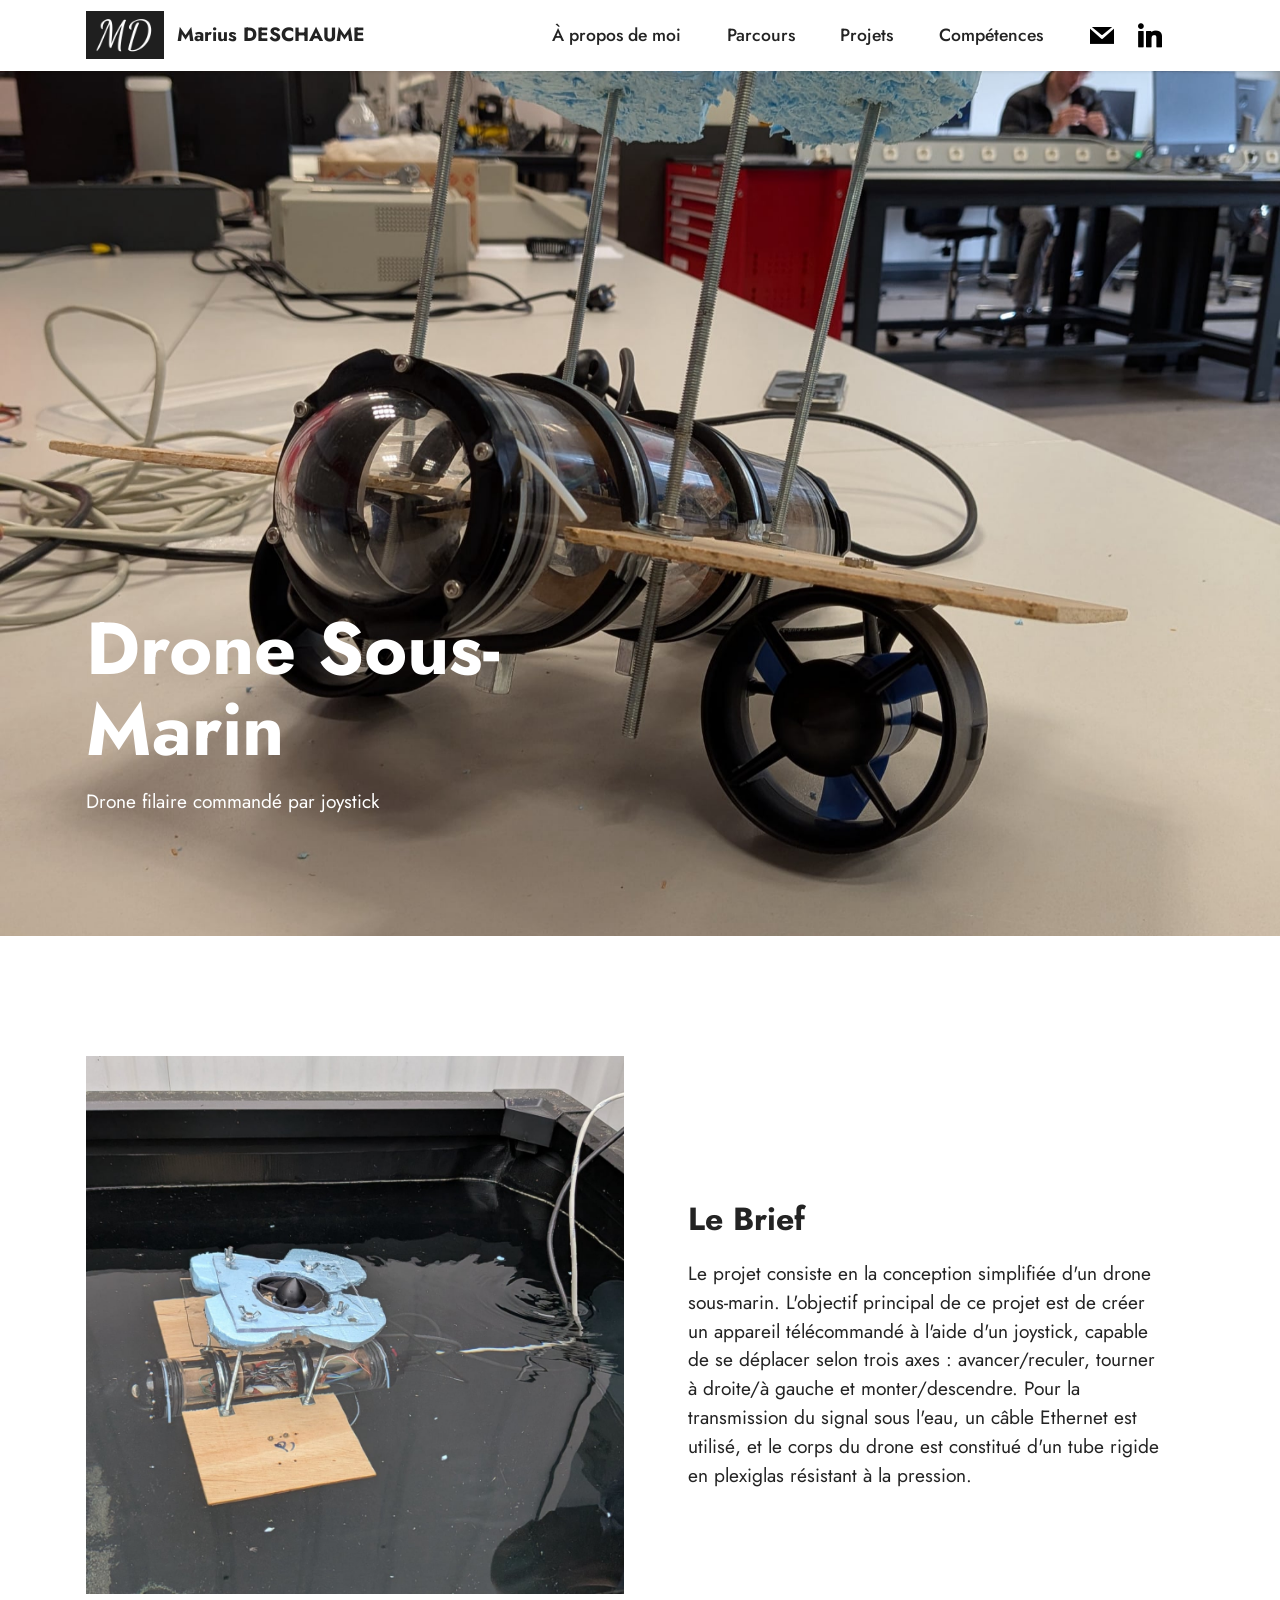
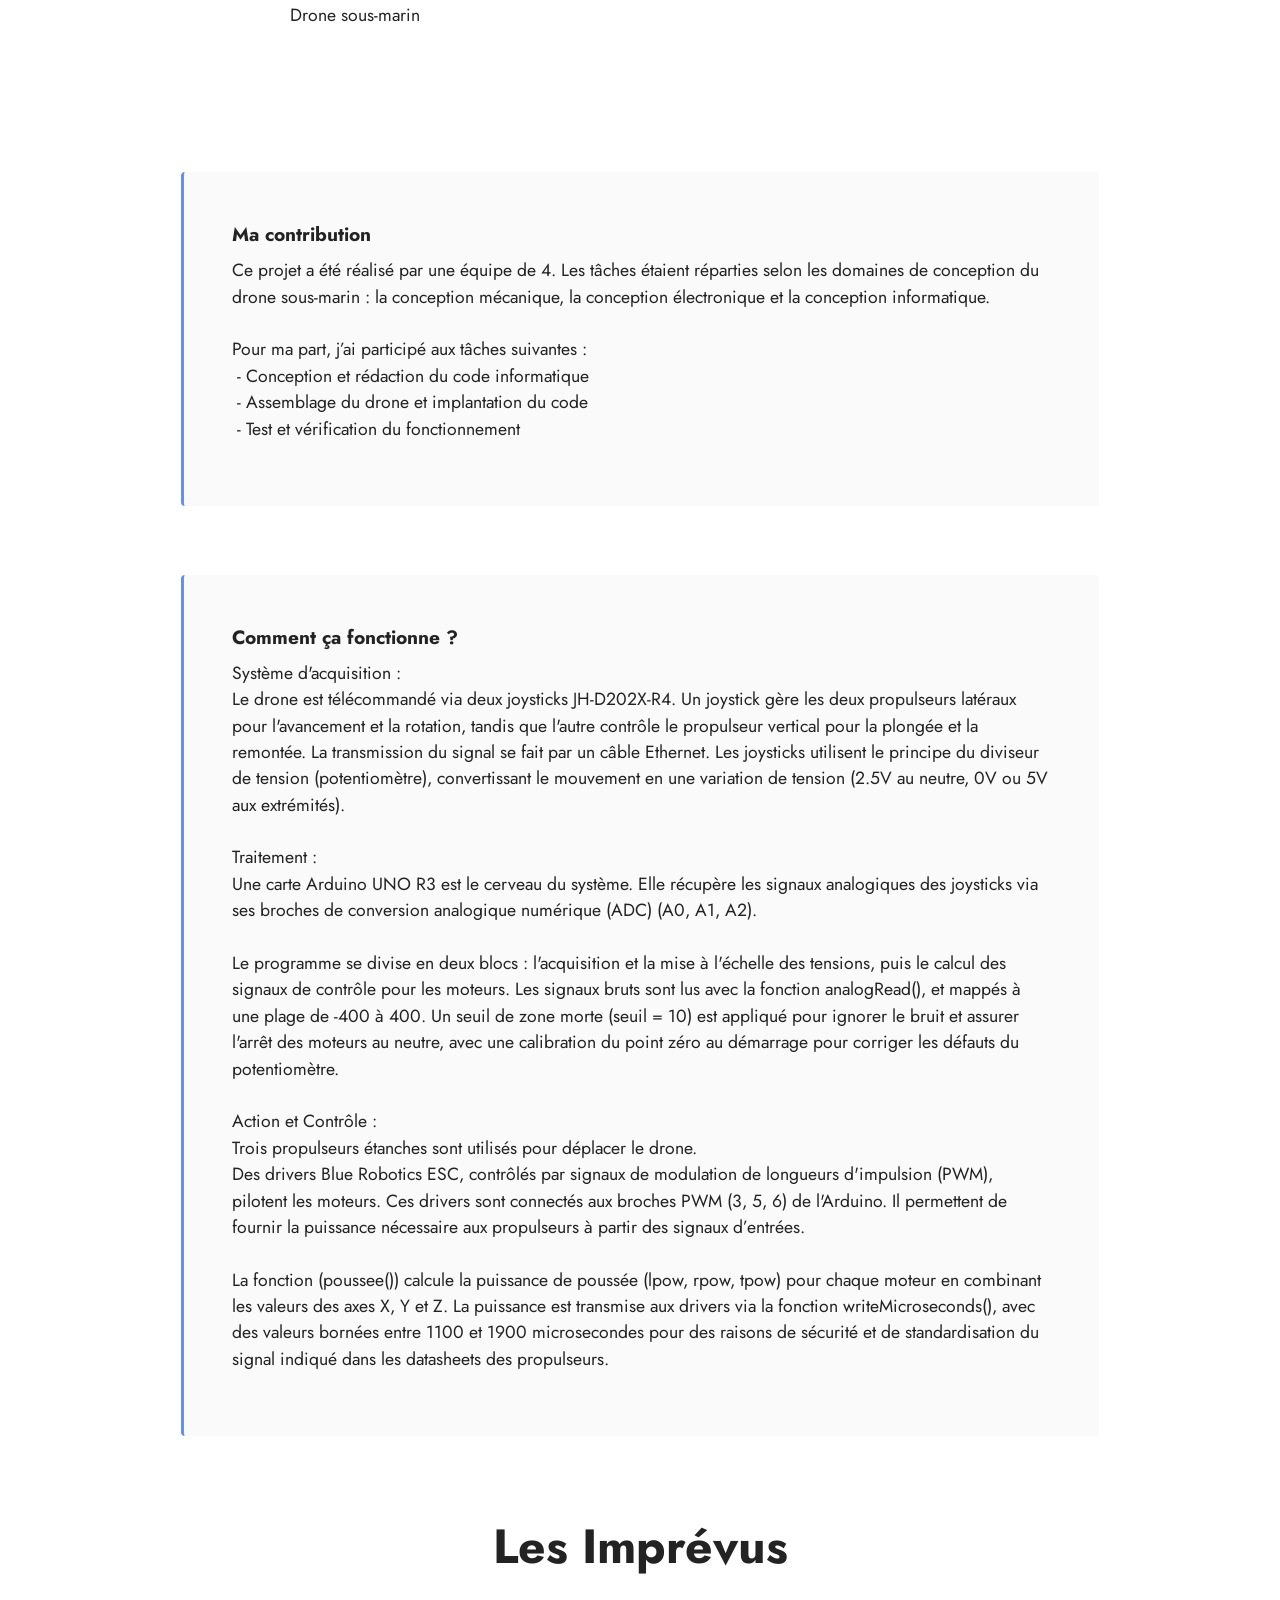
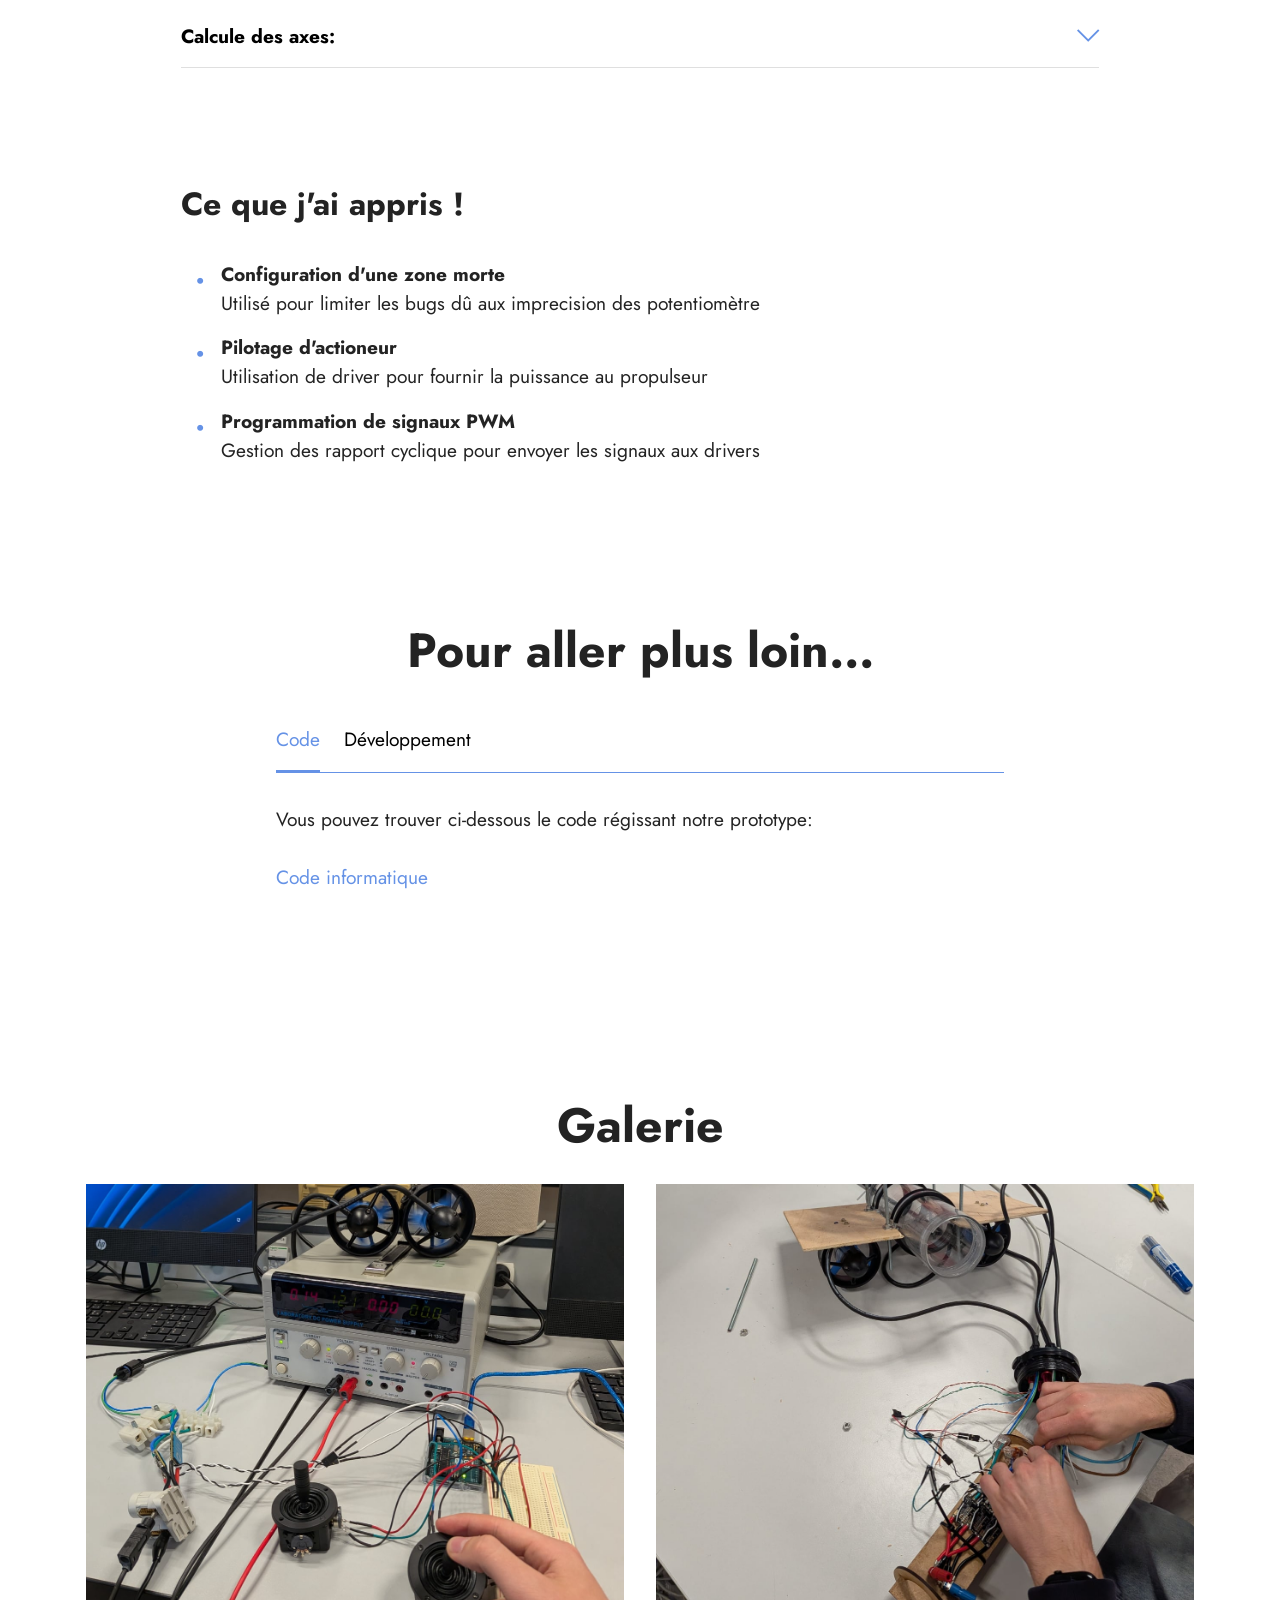
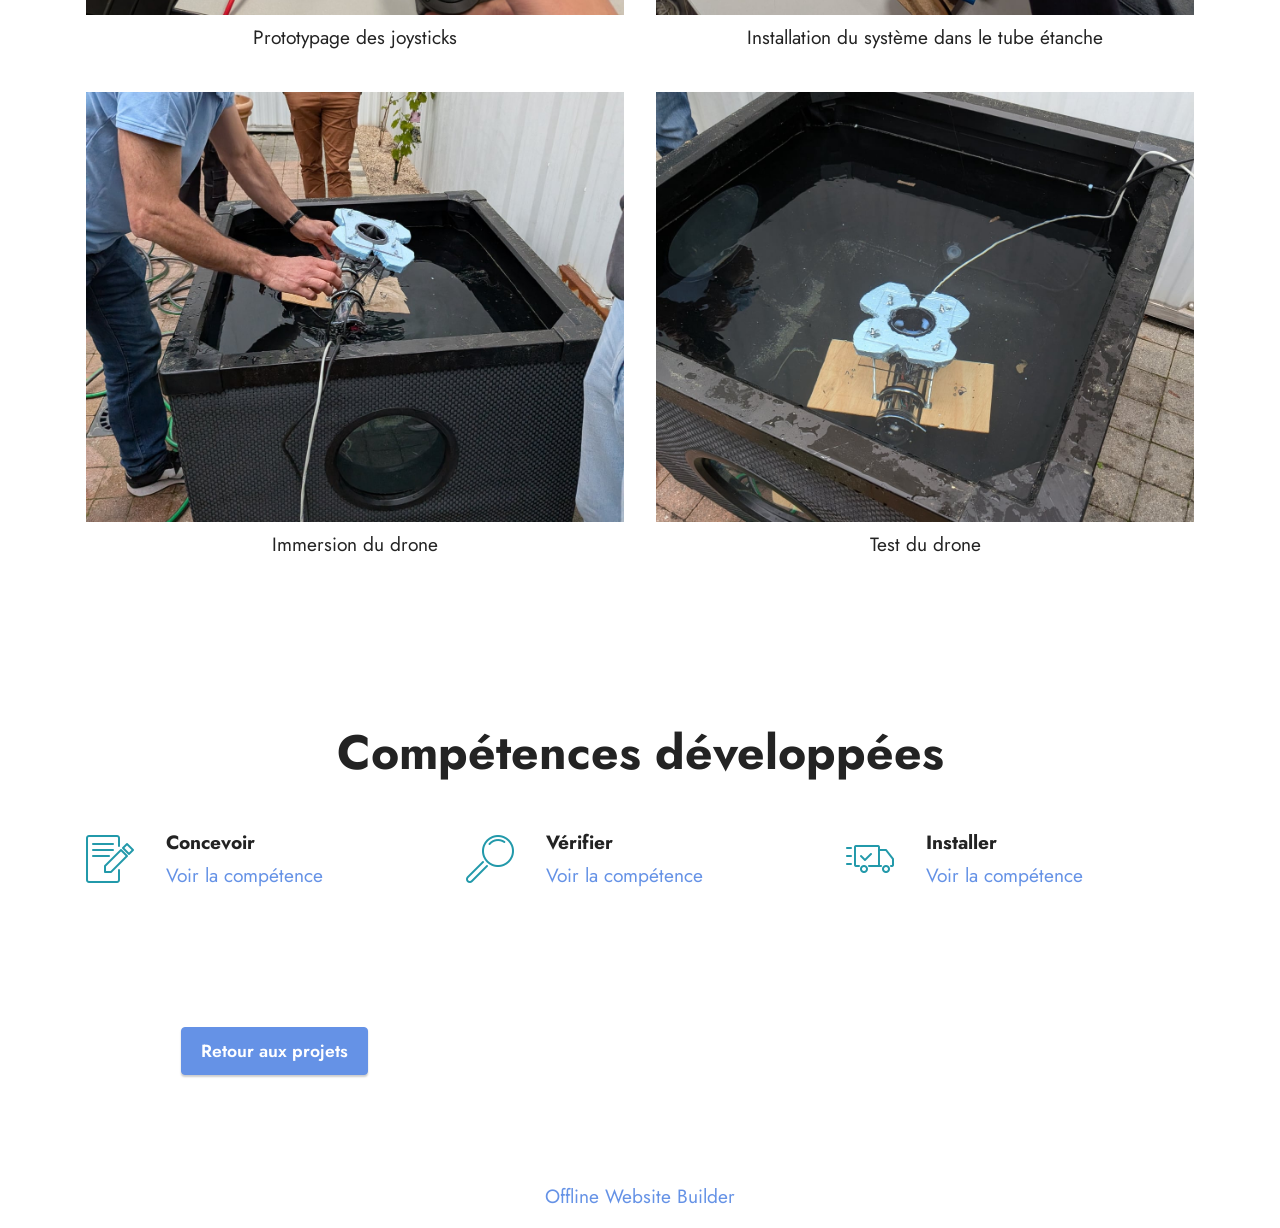
<file: DSM.html>
<!DOCTYPE html>
<html  >
<head>
  <!-- Site made with Mobirise Website Builder v6.1.12, https://mobirise.com -->
  <meta charset="UTF-8">
  <meta http-equiv="X-UA-Compatible" content="IE=edge">
  <meta name="generator" content="Mobirise v6.1.12, mobirise.com">
  <meta name="viewport" content="width=device-width, initial-scale=1, minimum-scale=1">
  <link rel="shortcut icon" href="assets/images/initial-96x59.png" type="image/x-icon">
  <meta name="description" content="">
  
  
  <title>Drone Sous-Marin</title>
  <link rel="stylesheet" href="assets/web/assets/mobirise-icons2/mobirise2.css">
  <link rel="stylesheet" href="assets/web/assets/mobirise-icons/mobirise-icons.css">
  <link rel="stylesheet" href="assets/bootstrap/css/bootstrap.min.css">
  <link rel="stylesheet" href="assets/parallax/jarallax.css">
  <link rel="stylesheet" href="assets/dropdown/css/style.css">
  <link rel="stylesheet" href="assets/socicon/css/styles.css">
  <link rel="stylesheet" href="assets/theme/css/style.css">
  <link rel="preload" href="https://fonts.googleapis.com/css?family=Jost:100,200,300,400,500,600,700,800,900,100i,200i,300i,400i,500i,600i,700i,800i,900i&display=swap" as="style" onload="this.onload=null;this.rel='stylesheet'">
  <noscript><link rel="stylesheet" href="https://fonts.googleapis.com/css?family=Jost:100,200,300,400,500,600,700,800,900,100i,200i,300i,400i,500i,600i,700i,800i,900i&display=swap"></noscript>
  <link rel="preload" as="style" href="assets/mobirise/css/mbr-additional.css?v=cmUJSB"><link rel="stylesheet" href="assets/mobirise/css/mbr-additional.css?v=cmUJSB" type="text/css">

  
  
  
</head>
<body>
  
  <section data-bs-version="5.1" class="menu menu3 cid-vkKh053U2A" once="menu" id="menu3-1w">
    
    <nav class="navbar navbar-dropdown navbar-fixed-top navbar-expand-lg">
        <div class="container">
            <div class="navbar-brand">
                <span class="navbar-logo">
                    <a href="index.html#top">
                        <img src="assets/images/initial-96x59.png" alt="" style="height: 3rem;">
                    </a>
                </span>
                <span class="navbar-caption-wrap"><a class="navbar-caption text-black text-primary display-7" href="index.html">Marius DESCHAUME</a></span>
            </div>
            <button class="navbar-toggler" type="button" data-toggle="collapse" data-bs-toggle="collapse" data-target="#navbarSupportedContent" data-bs-target="#navbarSupportedContent" aria-controls="navbarNavAltMarkup" aria-expanded="false" aria-label="Toggle navigation">
                <div class="hamburger">
                    <span></span>
                    <span></span>
                    <span></span>
                    <span></span>
                </div>
            </button>
            <div class="collapse navbar-collapse" id="navbarSupportedContent">
                <ul class="navbar-nav nav-dropdown nav-right" data-app-modern-menu="true"><li class="nav-item"><a class="nav-link link text-black text-primary display-4" href="index.html#testimonials1-6">À propos de moi</a></li>
                    <li class="nav-item"><a class="nav-link link text-black text-primary display-4" href="index.html#timeline3-19">Parcours</a></li>
                    <li class="nav-item"><a class="nav-link link text-black text-primary display-4" href="index.html#slider5-d">Projets</a>
                    </li><li class="nav-item"><a class="nav-link link text-black text-primary display-4" href="index.html#features14-2p">Compétences</a></li></ul>
                <div class="icons-menu">
                    <a class="iconfont-wrapper" href="mailto:ma.deschaume@gmail.com">
                        <span class="p-2 mbr-iconfont socicon-mail socicon"></span>
                    </a>
                    <a class="iconfont-wrapper" href="http://linkedin.com/in/marius-deschaume-1131a6300" target="_blank">
                        <span class="p-2 mbr-iconfont socicon-linkedin socicon"></span>
                    </a>
                    
                    
                </div>
                
            </div>
        </div>
    </nav>
</section>

<section data-bs-version="5.1" class="header4 cid-vkKh05woOo mbr-fullscreen mbr-parallax-background" id="header4-1x">

    
    
    <div class="container">
        <div class="row">
            <div class="content-wrap">
                <h1 class="mbr-section-title mbr-fonts-style mbr-white mb-3 display-1">
                    <strong>Drone Sous-Marin</strong></h1>
                
                <p class="mbr-fonts-style mbr-text mbr-white mb-3 display-7">
                    Drone filaire commandé par joystick</p>

                
            </div>
        </div>
    </div>
</section>

<section data-bs-version="5.1" class="image1 cid-vkKh05NG3l" id="image1-1y">
    

    
    

    <div class="container">
        <div class="row align-items-center">
            <div class="col-12 col-lg-6">
                <div class="image-wrapper">
                    <img src="assets/images/dsm-carrc3a9-1256x1256.jpg" alt="">
                    <p class="mbr-description mbr-fonts-style pt-2 align-center display-4">
                    Drone sous-marin</p>
                </div>
            </div>
            <div class="col-12 col-lg">
                <div class="text-wrapper">
                    <h3 class="mbr-section-title mbr-fonts-style mb-3 display-5">
                        <strong>Le Brief</strong></h3>
                    <p class="mbr-text mbr-fonts-style display-7">
                        Le projet consiste en la conception simplifiée d'un drone sous-marin. L'objectif principal de ce projet est de créer un appareil télécommandé à l'aide d'un joystick, capable de se déplacer selon trois axes : avancer/reculer, tourner à droite/à gauche et monter/descendre. Pour la transmission du signal sous l'eau, un câble Ethernet est utilisé, et le corps du drone est constitué d'un tube rigide en plexiglas résistant à la pression.</p>
                </div>
            </div>
        </div>
    </div>
</section>

<section data-bs-version="5.1" class="content7 cid-vkKh064hZL" id="content7-1z">
    
    <div class="container">
        <div class="row justify-content-center">
            <div class="col-12 col-md-10">
                <blockquote>
                <h5 class="mbr-section-title mbr-fonts-style mb-2 display-7"><strong>Ma contribution</strong></h5>
                <p class="mbr-text mbr-fonts-style display-4">Ce projet a été réalisé par une équipe de 4. Les tâches étaient réparties selon les domaines de conception du drone sous-marin : la conception mécanique, la conception électronique et la conception informatique.
<br>
<br>Pour ma part, j’ai participé aux tâches suivantes :
<br>&nbsp;- Conception et rédaction du code informatique
<br>&nbsp;- Assemblage du drone et implantation du code
<br>&nbsp;- Test et vérification du fonctionnement&nbsp;<br></p></blockquote>
            </div>
        </div>
    </div>
</section>

<section data-bs-version="5.1" class="content7 cid-vkKh06frtN" id="content7-20">
    
    <div class="container">
        <div class="row justify-content-center">
            <div class="col-12 col-md-10">
                <blockquote>
                <h5 class="mbr-section-title mbr-fonts-style mb-2 display-7"><strong>Comment ça fonctionne ?</strong></h5>
                <p class="mbr-text mbr-fonts-style display-4">Système d'acquisition :
<br>Le drone est télécommandé via deux joysticks JH-D202X-R4. Un joystick gère les deux propulseurs latéraux pour l'avancement et la rotation, tandis que l'autre contrôle le propulseur vertical pour la plongée et la remontée. La transmission du signal se fait par un câble Ethernet. Les joysticks utilisent le principe du diviseur de tension (potentiomètre), convertissant le mouvement en une variation de tension (2.5V au neutre, 0V ou 5V aux extrémités).
<br>
<br>Traitement :
<br>Une carte Arduino UNO R3 est le cerveau du système. Elle récupère les signaux analogiques des joysticks via ses broches de conversion analogique numérique (ADC) (A0, A1, A2).
<br>
<br>Le programme se divise en deux blocs : l'acquisition et la mise à l'échelle des tensions, puis le calcul des signaux de contrôle pour les moteurs. Les signaux bruts sont lus avec la fonction analogRead(), et mappés à une plage de -400 à 400. Un seuil de zone morte (seuil = 10) est appliqué pour ignorer le bruit et assurer l'arrêt des moteurs au neutre, avec une calibration du point zéro au démarrage pour corriger les défauts du potentiomètre.
<br>
<br>Action et Contrôle :
<br>Trois propulseurs étanches sont utilisés pour déplacer le drone.
<br>Des drivers Blue Robotics ESC, contrôlés par signaux de modulation de longueurs d'impulsion (PWM), pilotent les moteurs. Ces drivers sont connectés aux broches PWM (3, 5, 6) de l'Arduino. Il permettent de fournir la puissance nécessaire aux propulseurs à partir des signaux d’entrées.
<br>
<br>La fonction (poussee()) calcule la puissance de poussée (lpow, rpow, tpow) pour chaque moteur en combinant les valeurs des axes X, Y et Z. La puissance est transmise aux drivers via la fonction writeMicroseconds(), avec des valeurs bornées entre 1100 et 1900 microsecondes pour des raisons de sécurité et de standardisation du signal indiqué dans les datasheets des propulseurs.<br></p></blockquote>
            </div>
        </div>
    </div>
</section>

<section data-bs-version="5.1" class="content16 cid-vkKh06oDUo" id="content16-21">

    

    
    
    <div class="container">
        <div class="row justify-content-center">
            <div class="col-12 col-md-10">
                <div class="mbr-section-head align-center mb-4">
                    <h3 class="mbr-section-title mb-0 mbr-fonts-style display-2"><strong>Les Imprévus</strong></h3>
                    
                </div>
                <div id="bootstrap-accordion_65" class="panel-group accordionStyles accordion" role="tablist" aria-multiselectable="true">
                    <div class="card mb-3">
                        <div class="card-header" role="tab" id="headingOne">
                            <a role="button" class="panel-title collapsed" data-toggle="collapse" data-bs-toggle="collapse" data-core="" href="#collapse1_65" aria-expanded="false" aria-controls="collapse1">
                                <h6 class="panel-title-edit mbr-fonts-style mb-0 display-7"><strong>Calcule des axes:</strong></h6>
                                <span class="sign mbr-iconfont mbri-arrow-down"></span>
                            </a>
                        </div>
                        <div id="collapse1_65" class="panel-collapse noScroll collapse" role="tabpanel" aria-labelledby="headingOne" data-parent="#accordion" data-bs-parent="#bootstrap-accordion_65">
                            <div class="panel-body">
                                <p class="mbr-fonts-style panel-text display-4">Le calcul des puissances pour les propulseurs latéraux fut plus compliqué que prévu. Lors des premiers prototypages rapides notre code s’est rapidement montré dysfonctionnel. Certaines zones de fonctionnement n'étaient pas correctes car nous avions initialement calculé les axes avancer et tourner séparément. Après plusieurs recherches nous avons déterminé qu’il fallait calculer les deux axes l’un par rapport à l’autre en utilisant la formule y - x. Nous avons donc entièrement refait nos calculs en inversant la poussée dans les valeurs négatives pour un fonctionnement normal.</p>
                            </div>
                        </div>
                    </div>
                    
                    
                    
                    
                    
                </div>
            </div>
        </div>
    </div>
</section>

<section data-bs-version="5.1" class="content14 cid-vkKh06H6TV" id="content14-22">
    

    
    
    
    <div class="container">
        <div class="row justify-content-center">
            <div class="col-md-12 col-lg-10">
                    <h3 class="mbr-section-title mbr-fonts-style mb-4 display-5">
                        <strong>Ce que j'ai appris !</strong></h3>
                <ul class="list mbr-fonts-style display-7">
                    <li><strong>Configuration d'une zone morte</strong><br>Utilisé pour limiter les bugs dû aux imprecision des potentiomètre&nbsp;</li>
                    <li><strong>Pilotage d'actioneur</strong><br>Utilisation de driver pour fournir la puissance au propulseur</li>
                    <li><strong>Programmation&nbsp;de signaux PWM</strong><br>Gestion des rapport cyclique pour envoyer les signaux aux drivers</li>
                </ul>
            </div>
        </div>
    </div>
</section>

<section data-bs-version="5.1" class="tabs content18 cid-vkKh06VCCC" id="tabs1-23">

    

    
    
    <div class="container">
        <div class="row justify-content-center">
            <div class="col-12 col-md-8">
                <h3 class="mbr-section-title mb-0 mbr-fonts-style display-2">
                    <strong>Pour aller plus loin...</strong></h3>
                
            </div>
        </div>
        <div class="row justify-content-center mt-4">
            <div class="col-12 col-md-8">
                <ul class="nav nav-tabs mb-4" role="tablist">
                    <li class="nav-item first mbr-fonts-style"><a class="nav-link mbr-fonts-style show active display-7" role="tab" data-toggle="tab" data-bs-toggle="tab" href="#tabs1-23_tab0" aria-selected="true">Code</a></li>
                    <li class="nav-item"><a class="nav-link mbr-fonts-style active display-7" role="tab" data-toggle="tab" data-bs-toggle="tab" href="#tabs1-23_tab1" aria-selected="true">Développement<br></a></li>
                    
                    
                    
                    
                </ul>
                <div class="tab-content">
                    <div id="tab1" class="tab-pane in active" role="tabpanel">
                        <div class="row">
                            <div class="col-md-12">
                                <p class="mbr-text mbr-fonts-style display-7">Vous pouvez trouver ci-dessous le code régissant notre prototype:<br><br><a href="assets/files/code_DSM.pdf" class="text-primary" target="_blank">Code informatique</a></p>
                            </div>
                        </div>
                    </div>
                    <div id="tab2" class="tab-pane" role="tabpanel">
                        <div class="row">
                            <div class="col-md-12">
                                <p class="mbr-text mbr-fonts-style display-7">
                                    Ici ce trouve les dossier de conception du projet:<br><br><a href="assets/files/DSM_DDC.pdf" class="text-primary" target="_blank">Dossier de Conception</a></p>
                            </div>
                        </div>
                    </div>
                    
                    
                    
                    
                </div>
            </div>
        </div>
    </div>
</section>

<section data-bs-version="5.1" class="gallery4 mbr-gallery cid-vkKh07rp8Z" id="gallery4-24">
    

    
    

    <div class="container">
        <div class="mbr-section-head">
            <h3 class="mbr-section-title mbr-fonts-style align-center m-0 display-2"><strong>Galerie</strong></h3>
            
        </div>
        <div class="row mbr-gallery mt-4">
            <div class="col-12 col-md-6 col-lg-6 item gallery-image active">
                <div class="item-wrapper" data-toggle="modal" data-bs-toggle="modal" data-target="#vl2ZGofjtd-modal" data-bs-target="#vl2ZGofjtd-modal">
                    <img class="w-100" src="assets/images/dsm2-1256x1005.jpg" alt="" data-slide-to="0" data-bs-slide-to="0" data-target="#lb-vl2ZGofjtd" data-bs-target="#lb-vl2ZGofjtd">
                    <div class="icon-wrapper">
                        <span class="mobi-mbri mobi-mbri-search mbr-iconfont mbr-iconfont-btn"></span>
                    </div>
                </div>
                <h6 class="mbr-item-subtitle mbr-fonts-style align-center mb-2 mt-2 display-7">Prototypage des joysticks</h6>
            </div><div class="col-12 col-md-6 col-lg-6 item gallery-image">
                <div class="item-wrapper" data-toggle="modal" data-bs-toggle="modal" data-target="#vl2ZGofjtd-modal" data-bs-target="#vl2ZGofjtd-modal">
                    <img class="w-100" src="assets/images/dsm1-1256x1005.jpg" alt="" data-slide-to="1" data-bs-slide-to="1" data-target="#lb-vl2ZGofjtd" data-bs-target="#lb-vl2ZGofjtd">
                    <div class="icon-wrapper">
                        <span class="mobi-mbri mobi-mbri-search mbr-iconfont mbr-iconfont-btn"></span>
                    </div>
                </div>
                <h6 class="mbr-item-subtitle mbr-fonts-style align-center mb-2 mt-2 display-7">Installation du système dans le tube étanche</h6>
            </div>
            
            <div class="col-12 col-md-6 col-lg-6 item gallery-image">
                <div class="item-wrapper" data-toggle="modal" data-bs-toggle="modal" data-target="#vl2ZGofjtd-modal" data-bs-target="#vl2ZGofjtd-modal">
                    <img class="w-100" src="assets/images/dsm4-1256x1005.jpg" alt="" data-slide-to="2" data-bs-slide-to="2" data-target="#lb-vl2ZGofjtd" data-bs-target="#lb-vl2ZGofjtd">
                    <div class="icon-wrapper">
                        <span class="mobi-mbri mobi-mbri-search mbr-iconfont mbr-iconfont-btn"></span>
                    </div>
                </div>
                <h6 class="mbr-item-subtitle mbr-fonts-style align-center mb-2 mt-2 display-7">Immersion du drone</h6>
            </div><div class="col-12 col-md-6 col-lg-6 item gallery-image">
                <div class="item-wrapper" data-toggle="modal" data-bs-toggle="modal" data-target="#vl2ZGofjtd-modal" data-bs-target="#vl2ZGofjtd-modal">
                    <img class="w-100" src="assets/images/dsm3-1256x1005.jpg" alt="" data-slide-to="3" data-bs-slide-to="3" data-target="#lb-vl2ZGofjtd" data-bs-target="#lb-vl2ZGofjtd">
                    <div class="icon-wrapper">
                        <span class="mobi-mbri mobi-mbri-search mbr-iconfont mbr-iconfont-btn"></span>
                    </div>
                </div>
                <h6 class="mbr-item-subtitle mbr-fonts-style align-center mb-2 mt-2 display-7">Test du drone</h6>
            </div>
            
        </div>

        <div class="modal mbr-slider" tabindex="-1" role="dialog" aria-hidden="true" id="vl2ZGofjtd-modal">
            <div class="modal-dialog" role="document">
                <div class="modal-content">
                    <div class="modal-body">
                        <div class="carousel slide" id="lb-vl2ZGofjtd" data-interval="5000" data-bs-interval="5000">
                            <div class="carousel-inner">
                                <div class="carousel-item active">
                                    <img class="d-block w-100" src="assets/images/dsm2-1256x1005.jpg" alt="Mobirise Website Builder">
                                </div><div class="carousel-item">
                                    <img class="d-block w-100" src="assets/images/dsm1-1256x1005.jpg" alt="Mobirise Website Builder">
                                </div>
                                
                                <div class="carousel-item">
                                    <img class="d-block w-100" src="assets/images/dsm4-1256x1005.jpg" alt="Mobirise Website Builder">
                                </div><div class="carousel-item">
                                    <img class="d-block w-100" src="assets/images/dsm3-1256x1005.jpg" alt="Mobirise Website Builder">
                                </div>
                                
                            </div>
                            <ol class="carousel-indicators">
                                <li data-slide-to="0" data-bs-slide-to="0" class="active" data-target="#lb-vl2ZGofjtd" data-bs-target="#lb-vl2ZGofjtd"></li>
                                <li data-slide-to="1" data-bs-slide-to="1" data-target="#lb-vl2ZGofjtd" data-bs-target="#lb-vl2ZGofjtd"></li>
                                <li data-slide-to="2" data-bs-slide-to="2" data-target="#lb-vl2ZGofjtd" data-bs-target="#lb-vl2ZGofjtd"></li>
                                <li data-slide-to="3" data-bs-slide-to="3" data-target="#lb-vl2ZGofjtd" data-bs-target="#lb-vl2ZGofjtd"></li>
                            </ol>
                            <a role="button" href="" class="close" data-dismiss="modal" data-bs-dismiss="modal" aria-label="Close">
                            </a>
                            <a class="carousel-control-prev carousel-control" role="button" data-slide="prev" data-bs-slide="prev" href="#lb-vl2ZGofjtd">
                                <span class="mobi-mbri mobi-mbri-arrow-prev" aria-hidden="true"></span>
                                <span class="sr-only visually-hidden">Previous</span>
                            </a>
                            <a class="carousel-control-next carousel-control" role="button" data-slide="next" data-bs-slide="next" href="#lb-vl2ZGofjtd">
                                <span class="mobi-mbri mobi-mbri-arrow-next" aria-hidden="true"></span>
                                <span class="sr-only visually-hidden">Next</span>
                            </a>
                        </div>
                    </div>
                </div>
            </div>
        </div>
    </div>
</section>

<section data-bs-version="5.1" class="social02 cid-vl2Z6n9UjO" id="social02-3l">
	

	
	
	<div class="container">
		<div class="row justify-content-center">
			<div class="col-12 content-head">
				<div class="mb-5">
					<h5 class="mbr-section-title mbr-fonts-style align-center mb-0 display-2">
						<strong>Compétences&nbsp;développées</strong></h5>
					
				</div>
			</div>
		</div>
		<div class="row">
			<div class="item features-without-image col-12 col-md-6 col-lg-4 active">
				<div class="item-wrapper">
					<span class="mbr-iconfont m-auto mbri-edit"></span>
					<div class="card-box">
						<h4 class="card-title mbr-fonts-style mb-1 display-7">
							<strong>Concevoir</strong></h4>
						<h5 class="card-text mbr-fonts-style display-7"><a href="CPT.html#content4-2t" class="text-primary">Voir la compétence</a></h5>
					</div>
				</div>
			</div>
			<div class="item features-without-image col-12 col-md-6 col-lg-4">
				<div class="item-wrapper">
					<span class="mbr-iconfont m-auto mbri-search"></span>
					<div class="card-box">
						<h4 class="card-title mbr-fonts-style mb-1 display-7">
							<strong>Vérifier</strong></h4>
						<h5 class="card-text mbr-fonts-style display-7"><a href="CPT.html#content4-36" class="text-primary">Voir la compétence</a></h5>
					</div>
				</div>
			</div>
			
			<div class="item features-without-image col-12 col-md-6 col-lg-4">
				<div class="item-wrapper">
					<span class="mbr-iconfont m-auto mbri-delivery"></span>
					<div class="card-box">
						<h4 class="card-title mbr-fonts-style mb-1 display-7">
							<strong>Installer</strong></h4>
						<h5 class="card-text mbr-fonts-style display-7"><a href="CPT.html#content4-3d" class="text-primary">Voir la compétence</a></h5>
					</div>
				</div>
			</div>
			
			
		</div>
	</div>
</section>

<section data-bs-version="5.1" class="content12 cid-vkKh07UDda" id="content12-25">
    
    <div class="container">
        <div class="row justify-content-center">
            <div class="col-md-12 col-lg-10">
                <div class="mbr-section-btn align-center"><a class="btn btn-primary display-4" href="index.html#slider5-d">Retour aux projets</a></div>
            </div>
        </div>
    </div>
</section><section class="display-7" style="padding: 0;align-items: center;justify-content: center;flex-wrap: wrap;    align-content: center;display: flex;position: relative;height: 4rem;"><a href="https://mobiri.se/" style="flex: 1 1;height: 4rem;position: absolute;width: 100%;z-index: 1;"><img alt="" style="height: 4rem;" src="[data-uri]"></a><p style="margin: 0;text-align: center;" class="display-7">&#8204;</p><a style="z-index:1" href="https://mobirise.com/offline-website-builder.html">Offline Website Builder</a></section><script src="assets/bootstrap/js/bootstrap.bundle.min.js"></script>  <script src="assets/parallax/jarallax.js"></script>  <script src="assets/smoothscroll/smooth-scroll.js"></script>  <script src="assets/ytplayer/index.js"></script>  <script src="assets/dropdown/js/navbar-dropdown.js"></script>  <script src="assets/mbr-switch-arrow/mbr-switch-arrow.js"></script>  <script src="assets/mbr-tabs/mbr-tabs.js"></script>  <script src="assets/theme/js/script.js"></script>  
  
  
</body>
</html>
</file>
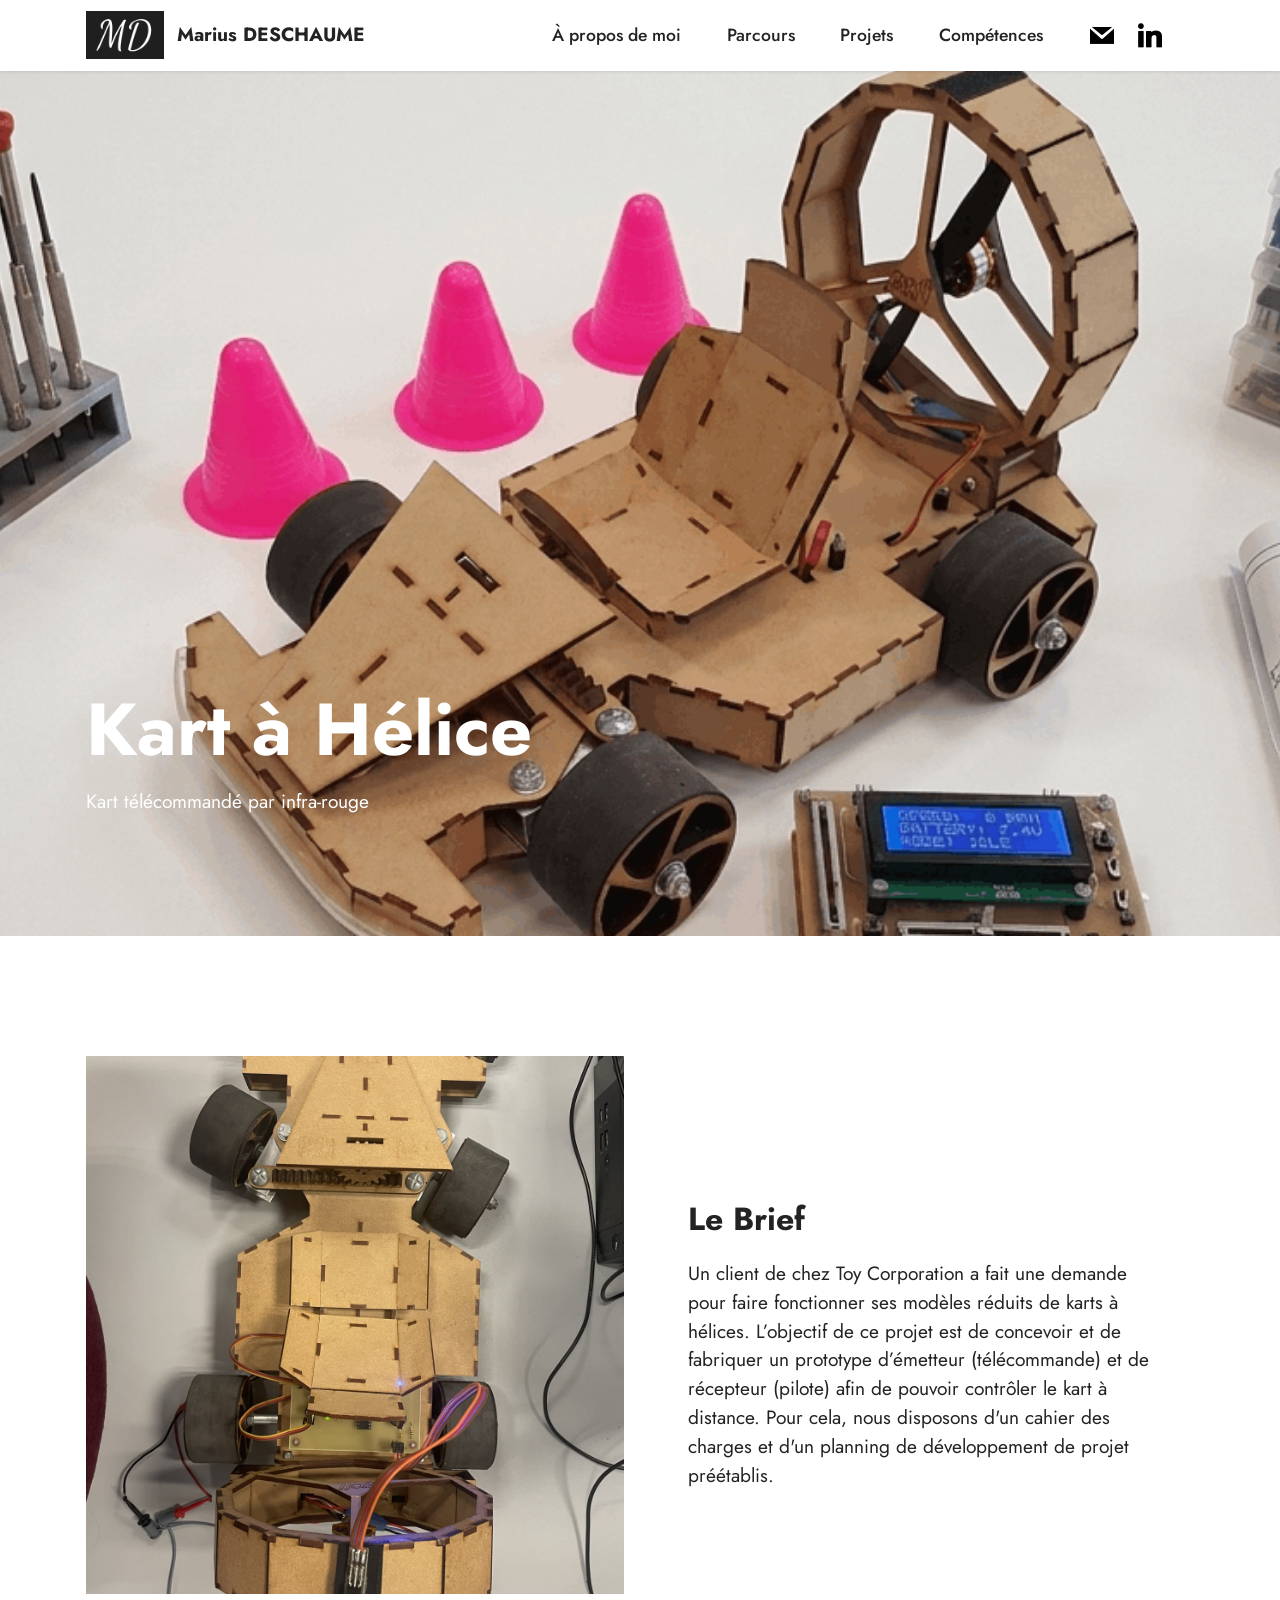
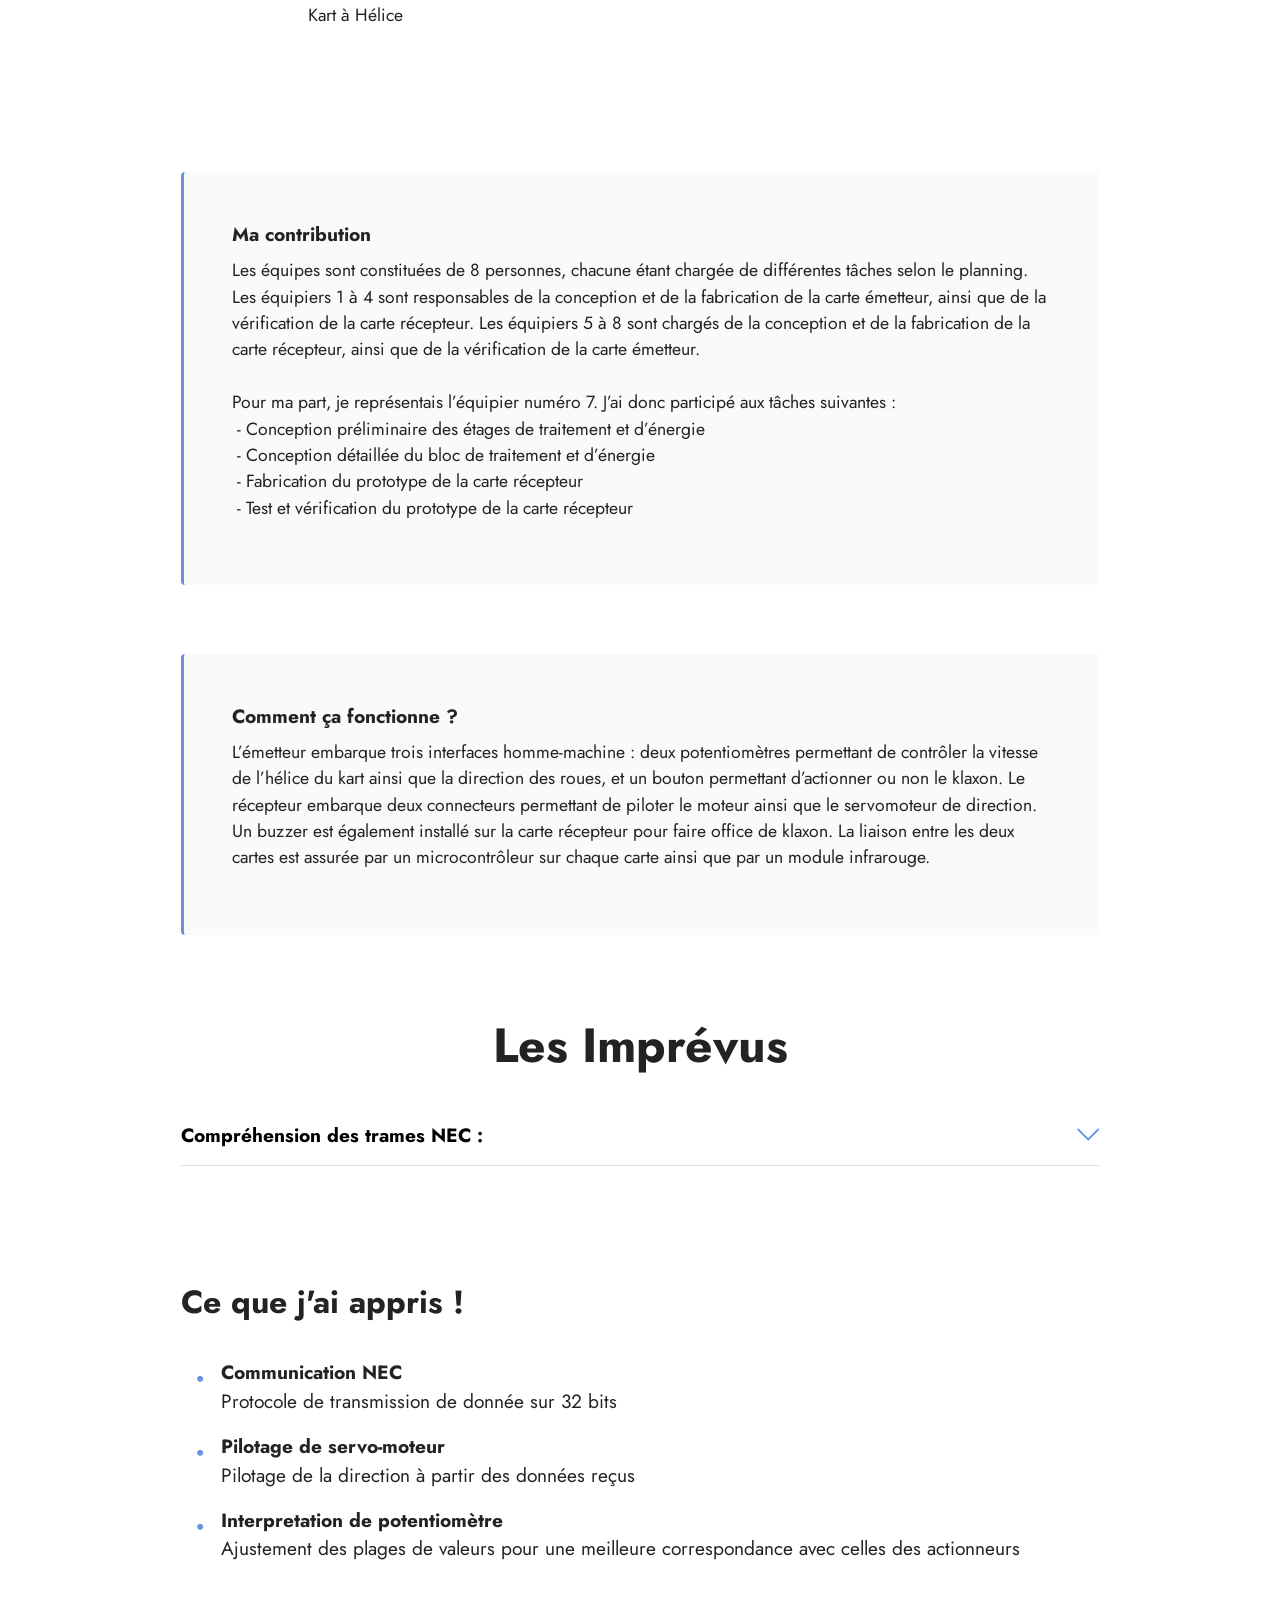
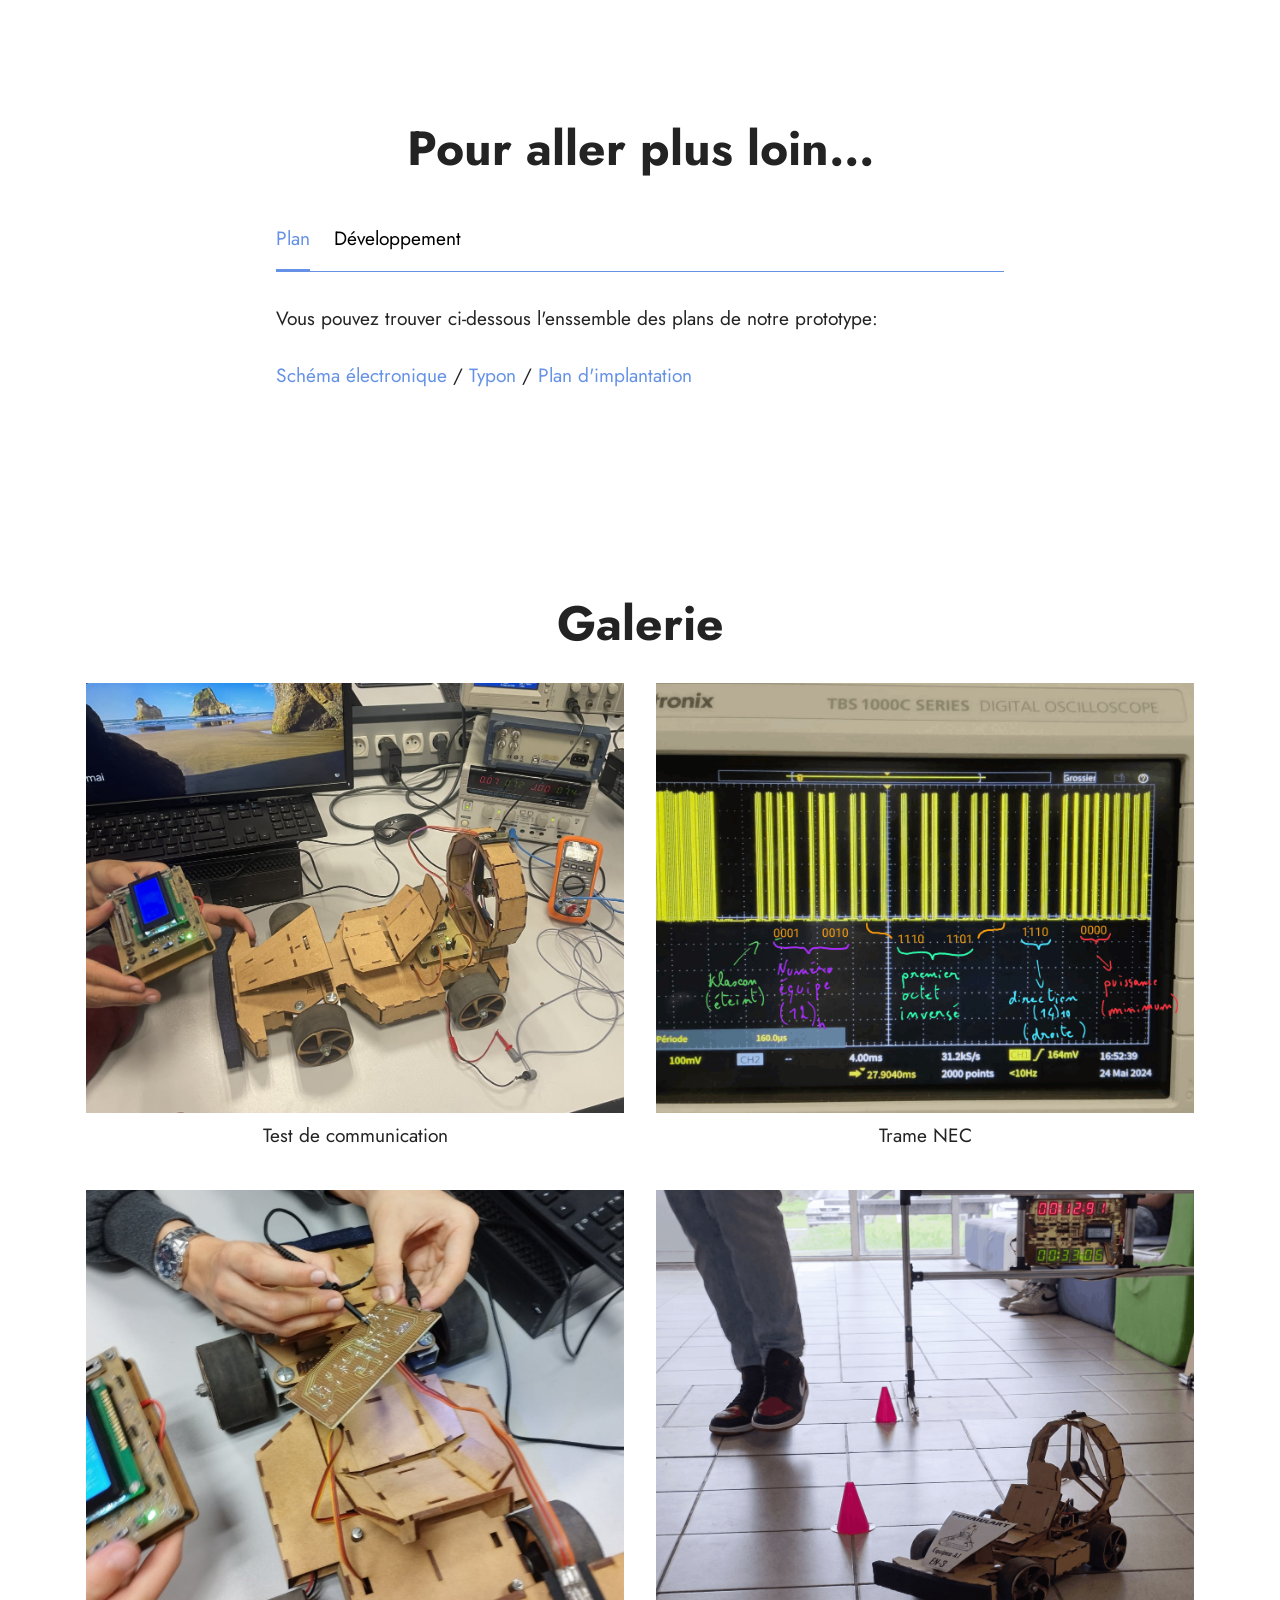
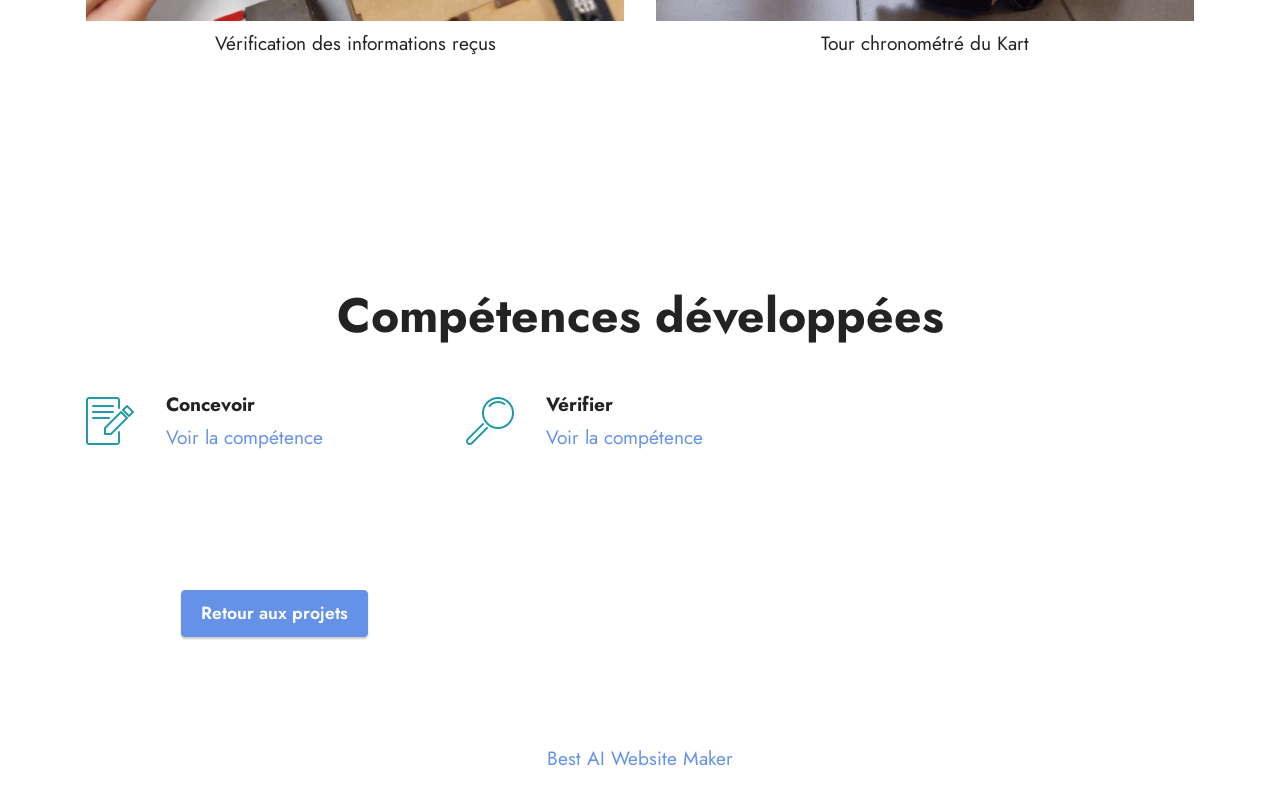
<file: KAH.html>
<!DOCTYPE html>
<html  >
<head>
  <!-- Site made with Mobirise Website Builder v6.1.12, https://mobirise.com -->
  <meta charset="UTF-8">
  <meta http-equiv="X-UA-Compatible" content="IE=edge">
  <meta name="generator" content="Mobirise v6.1.12, mobirise.com">
  <meta name="viewport" content="width=device-width, initial-scale=1, minimum-scale=1">
  <link rel="shortcut icon" href="assets/images/initial-96x59.png" type="image/x-icon">
  <meta name="description" content="">
  
  
  <title>Kart à Hélice</title>
  <link rel="stylesheet" href="assets/web/assets/mobirise-icons2/mobirise2.css">
  <link rel="stylesheet" href="assets/web/assets/mobirise-icons/mobirise-icons.css">
  <link rel="stylesheet" href="assets/bootstrap/css/bootstrap.min.css">
  <link rel="stylesheet" href="assets/parallax/jarallax.css">
  <link rel="stylesheet" href="assets/dropdown/css/style.css">
  <link rel="stylesheet" href="assets/socicon/css/styles.css">
  <link rel="stylesheet" href="assets/theme/css/style.css">
  <link rel="preload" href="https://fonts.googleapis.com/css?family=Jost:100,200,300,400,500,600,700,800,900,100i,200i,300i,400i,500i,600i,700i,800i,900i&display=swap" as="style" onload="this.onload=null;this.rel='stylesheet'">
  <noscript><link rel="stylesheet" href="https://fonts.googleapis.com/css?family=Jost:100,200,300,400,500,600,700,800,900,100i,200i,300i,400i,500i,600i,700i,800i,900i&display=swap"></noscript>
  <link rel="preload" as="style" href="assets/mobirise/css/mbr-additional.css?v=HotMwz"><link rel="stylesheet" href="assets/mobirise/css/mbr-additional.css?v=HotMwz" type="text/css">

  
  
  
</head>
<body>
  
  <section data-bs-version="5.1" class="menu menu3 cid-vk5YpUoQUX" once="menu" id="menu3-1a">
    
    <nav class="navbar navbar-dropdown navbar-fixed-top navbar-expand-lg">
        <div class="container">
            <div class="navbar-brand">
                <span class="navbar-logo">
                    <a href="index.html#top">
                        <img src="assets/images/initial-96x59.png" alt="" style="height: 3rem;">
                    </a>
                </span>
                <span class="navbar-caption-wrap"><a class="navbar-caption text-black text-primary display-7" href="index.html">Marius DESCHAUME</a></span>
            </div>
            <button class="navbar-toggler" type="button" data-toggle="collapse" data-bs-toggle="collapse" data-target="#navbarSupportedContent" data-bs-target="#navbarSupportedContent" aria-controls="navbarNavAltMarkup" aria-expanded="false" aria-label="Toggle navigation">
                <div class="hamburger">
                    <span></span>
                    <span></span>
                    <span></span>
                    <span></span>
                </div>
            </button>
            <div class="collapse navbar-collapse" id="navbarSupportedContent">
                <ul class="navbar-nav nav-dropdown nav-right" data-app-modern-menu="true"><li class="nav-item"><a class="nav-link link text-black text-primary display-4" href="index.html#testimonials1-6">À propos de moi</a></li>
                    <li class="nav-item"><a class="nav-link link text-black text-primary display-4" href="index.html#timeline3-19">Parcours</a></li>
                    <li class="nav-item"><a class="nav-link link text-black text-primary display-4" href="index.html#slider5-d">Projets</a>
                    </li><li class="nav-item"><a class="nav-link link text-black text-primary display-4" href="index.html#features14-2p">Compétences</a></li></ul>
                <div class="icons-menu">
                    <a class="iconfont-wrapper" href="mailto:ma.deschaume@gmail.com">
                        <span class="p-2 mbr-iconfont socicon-mail socicon"></span>
                    </a>
                    <a class="iconfont-wrapper" href="http://linkedin.com/in/marius-deschaume-1131a6300" target="_blank">
                        <span class="p-2 mbr-iconfont socicon-linkedin socicon"></span>
                    </a>
                    
                    
                </div>
                
            </div>
        </div>
    </nav>
</section>

<section data-bs-version="5.1" class="header4 cid-vk5YpUA9Ht mbr-fullscreen mbr-parallax-background" id="header4-1b">

    
    
    <div class="container">
        <div class="row">
            <div class="content-wrap">
                <h1 class="mbr-section-title mbr-fonts-style mbr-white mb-3 display-1">
                    <strong>Kart à Hélice</strong></h1>
                
                <p class="mbr-fonts-style mbr-text mbr-white mb-3 display-7">
                    Kart télécommandé par infra-rouge</p>

                
            </div>
        </div>
    </div>
</section>

<section data-bs-version="5.1" class="image1 cid-vk5YpUHVMr" id="image1-1c">
    

    
    

    <div class="container">
        <div class="row align-items-center">
            <div class="col-12 col-lg-6">
                <div class="image-wrapper">
                    <img src="assets/images/carr-dessus-1256x1256.jpg" alt="">
                    <p class="mbr-description mbr-fonts-style pt-2 align-center display-4">
                    Kart à Hélice</p>
                </div>
            </div>
            <div class="col-12 col-lg">
                <div class="text-wrapper">
                    <h3 class="mbr-section-title mbr-fonts-style mb-3 display-5">
                        <strong>Le Brief</strong></h3>
                    <p class="mbr-text mbr-fonts-style display-7">
                        Un client de chez Toy Corporation a fait une demande pour faire fonctionner ses modèles réduits de karts à hélices. L’objectif de ce projet est de concevoir et de fabriquer un prototype d’émetteur (télécommande) et de récepteur (pilote) afin de pouvoir contrôler le kart à distance. Pour cela, nous disposons d'un cahier des charges et d'un planning de développement de projet préétablis.</p>
                </div>
            </div>
        </div>
    </div>
</section>

<section data-bs-version="5.1" class="content7 cid-vk5YpUOwFe" id="content7-1d">
    
    <div class="container">
        <div class="row justify-content-center">
            <div class="col-12 col-md-10">
                <blockquote>
                <h5 class="mbr-section-title mbr-fonts-style mb-2 display-7"><strong>Ma contribution</strong></h5>
                <p class="mbr-text mbr-fonts-style display-4">Les équipes sont constituées de 8 personnes, chacune étant chargée de différentes tâches selon le planning. Les équipiers 1 à 4 sont responsables de la conception et de la fabrication de la carte émetteur, ainsi que de la vérification de la carte récepteur. Les équipiers 5 à 8 sont chargés de la conception et de la fabrication de la carte récepteur, ainsi que de la vérification de la carte émetteur.
<br>
<br>Pour ma part, je représentais l’équipier numéro 7. J’ai donc participé aux tâches suivantes :
<br>&nbsp;- Conception préliminaire des étages de traitement et d’énergie
<br>&nbsp;- Conception détaillée du bloc de traitement et d’énergie
<br>&nbsp;- Fabrication du prototype de la carte récepteur
<br>&nbsp;- Test et vérification du prototype de la carte récepteur&nbsp;<br></p></blockquote>
            </div>
        </div>
    </div>
</section>

<section data-bs-version="5.1" class="content7 cid-vk5YpUUIuD" id="content7-1e">
    
    <div class="container">
        <div class="row justify-content-center">
            <div class="col-12 col-md-10">
                <blockquote>
                <h5 class="mbr-section-title mbr-fonts-style mb-2 display-7"><strong>Comment ça fonctionne ?</strong></h5>
                <p class="mbr-text mbr-fonts-style display-4">L’émetteur embarque trois interfaces homme-machine : deux potentiomètres permettant de contrôler la vitesse de l’hélice du kart ainsi que la direction des roues, et un bouton permettant d’actionner ou non le klaxon. Le récepteur embarque deux connecteurs permettant de piloter le moteur ainsi que le servomoteur de direction. Un buzzer est également installé sur la carte récepteur pour faire office de klaxon. La liaison entre les deux cartes est assurée par un microcontrôleur sur chaque carte ainsi que par un module infrarouge.<br></p></blockquote>
            </div>
        </div>
    </div>
</section>

<section data-bs-version="5.1" class="content16 cid-vk5YpUYQRC" id="content16-1f">

    

    
    
    <div class="container">
        <div class="row justify-content-center">
            <div class="col-12 col-md-10">
                <div class="mbr-section-head align-center mb-4">
                    <h3 class="mbr-section-title mb-0 mbr-fonts-style display-2"><strong>Les Imprévus</strong></h3>
                    
                </div>
                <div id="bootstrap-accordion_35" class="panel-group accordionStyles accordion" role="tablist" aria-multiselectable="true">
                    <div class="card mb-3">
                        <div class="card-header" role="tab" id="headingOne">
                            <a role="button" class="panel-title collapsed" data-toggle="collapse" data-bs-toggle="collapse" data-core="" href="#collapse1_35" aria-expanded="false" aria-controls="collapse1">
                                <h6 class="panel-title-edit mbr-fonts-style mb-0 display-7"><strong>Compréhension&nbsp;des trames NEC :</strong></h6>
                                <span class="sign mbr-iconfont mbri-arrow-down"></span>
                            </a>
                        </div>
                        <div id="collapse1_35" class="panel-collapse noScroll collapse" role="tabpanel" aria-labelledby="headingOne" data-parent="#accordion" data-bs-parent="#bootstrap-accordion_35">
                            <div class="panel-body">
                                <p class="mbr-fonts-style panel-text display-4">J’ai rencontré quelques difficultés concernant la partie codage, car je n’avais aucune idée de comment utiliser une trame NEC et donc écrire un code pour la déchiffrer. Heureusement, nous avons pu utiliser des bibliothèques de fonctions déjà créées par les utilisateurs d’Arduino, ce qui a simplifié la tâche. Nous avons tout de même dû faire beaucoup de recherches pour savoir comment coder et décoder les trames NEC.</p>
                            </div>
                        </div>
                    </div>
                    
                    
                    
                    
                    
                </div>
            </div>
        </div>
    </div>
</section>

<section data-bs-version="5.1" class="content14 cid-vk5YpV8YI6" id="content14-1g">
    

    
    
    
    <div class="container">
        <div class="row justify-content-center">
            <div class="col-md-12 col-lg-10">
                    <h3 class="mbr-section-title mbr-fonts-style mb-4 display-5">
                        <strong>Ce que j'ai appris !</strong></h3>
                <ul class="list mbr-fonts-style display-7">
                    <li><strong>Communication NEC</strong><br>Protocole de transmission de donnée sur 32 bits</li>
                    <li><strong>Pilotage de servo-moteur</strong><br>Pilotage de la direction à partir des données reçus</li>
                    <li><strong>Interpretation de potentiomètre</strong><br>Ajustement des plages de valeurs pour une meilleure correspondance avec celles des actionneurs</li>
                </ul>
            </div>
        </div>
    </div>
</section>

<section data-bs-version="5.1" class="tabs content18 cid-vk5YpVhnok" id="tabs1-1h">

    

    
    
    <div class="container">
        <div class="row justify-content-center">
            <div class="col-12 col-md-8">
                <h3 class="mbr-section-title mb-0 mbr-fonts-style display-2">
                    <strong>Pour aller plus loin...</strong></h3>
                
            </div>
        </div>
        <div class="row justify-content-center mt-4">
            <div class="col-12 col-md-8">
                <ul class="nav nav-tabs mb-4" role="tablist">
                    <li class="nav-item first mbr-fonts-style"><a class="nav-link mbr-fonts-style show active display-7" role="tab" data-toggle="tab" data-bs-toggle="tab" href="#tabs1-1h_tab0" aria-selected="true">Plan<br></a></li>
                    <li class="nav-item"><a class="nav-link mbr-fonts-style active display-7" role="tab" data-toggle="tab" data-bs-toggle="tab" href="#tabs1-1h_tab1" aria-selected="true">Développement<br></a></li>
                    
                    
                    
                    
                </ul>
                <div class="tab-content">
                    <div id="tab1" class="tab-pane in active" role="tabpanel">
                        <div class="row">
                            <div class="col-md-12">
                                <p class="mbr-text mbr-fonts-style display-7">
                                    Vous pouvez trouver ci-dessous l'enssemble des plans de notre prototype:<br><br><a href="assets/files/Schma-electroniqueKAH.pdf" class="text-primary" target="_blank">Schéma électronique</a> / <a href="assets/files/Typon-KAH.pdf" class="text-primary" target="_blank">Typon</a> / <a href="assets/files/Implantation-KAH.pdf" class="text-primary" target="_blank">Plan d'implantation</a><br>
                                </p>
                            </div>
                        </div>
                    </div>
                    <div id="tab2" class="tab-pane" role="tabpanel">
                        <div class="row">
                            <div class="col-md-12">
                                <p class="mbr-text mbr-fonts-style display-7">Ici ce trouve les dossier de conception et de fabrication du projet:
<br>
<br><a href="assets/files/DDC_KAH.pdf" class="text-primary" target="_blank">Dossier de Conception</a> / <a href="assets/files/DDF_KAH.pdf" class="text-primary" target="_blank">Dossier de Fabrication</a></p>
                            </div>
                        </div>
                    </div>
                    
                    
                    
                    
                </div>
            </div>
        </div>
    </div>
</section>

<section data-bs-version="5.1" class="gallery4 mbr-gallery cid-vk5YpVqkc4" id="gallery4-1i">
    

    
    

    <div class="container">
        <div class="mbr-section-head">
            <h3 class="mbr-section-title mbr-fonts-style align-center m-0 display-2"><strong>Galerie</strong></h3>
            
        </div>
        <div class="row mbr-gallery mt-4">
            <div class="col-12 col-md-6 col-lg-6 item gallery-image active">
                <div class="item-wrapper" data-toggle="modal" data-bs-toggle="modal" data-target="#vl2ZFV7dV6-modal" data-bs-target="#vl2ZFV7dV6-modal">
                    <img class="w-100" src="assets/images/kart1-1256x1005.jpg" alt="" data-slide-to="0" data-bs-slide-to="0" data-target="#lb-vl2ZFV7dV6" data-bs-target="#lb-vl2ZFV7dV6">
                    <div class="icon-wrapper">
                        <span class="mobi-mbri mobi-mbri-search mbr-iconfont mbr-iconfont-btn"></span>
                    </div>
                </div>
                <h6 class="mbr-item-subtitle mbr-fonts-style align-center mb-2 mt-2 display-7">Test de communication</h6>
            </div>
            <div class="col-12 col-md-6 col-lg-6 item gallery-image">
                <div class="item-wrapper" data-toggle="modal" data-bs-toggle="modal" data-target="#vl2ZFV7dV6-modal" data-bs-target="#vl2ZFV7dV6-modal">
                    <img class="w-100" src="assets/images/kart2-1256x1005.png" alt="" data-slide-to="1" data-bs-slide-to="1" data-target="#lb-vl2ZFV7dV6" data-bs-target="#lb-vl2ZFV7dV6">
                    <div class="icon-wrapper">
                        <span class="mobi-mbri mobi-mbri-search mbr-iconfont mbr-iconfont-btn"></span>
                    </div>
                </div>
                <h6 class="mbr-item-subtitle mbr-fonts-style align-center mb-2 mt-2 display-7">Trame NEC</h6>
            </div><div class="col-12 col-md-6 col-lg-6 item gallery-image">
                <div class="item-wrapper" data-toggle="modal" data-bs-toggle="modal" data-target="#vl2ZFV7dV6-modal" data-bs-target="#vl2ZFV7dV6-modal">
                    <img class="w-100" src="assets/images/kart3-1256x1005.jpg" alt="" data-slide-to="2" data-bs-slide-to="2" data-target="#lb-vl2ZFV7dV6" data-bs-target="#lb-vl2ZFV7dV6">
                    <div class="icon-wrapper">
                        <span class="mobi-mbri mobi-mbri-search mbr-iconfont mbr-iconfont-btn"></span>
                    </div>
                </div>
                <h6 class="mbr-item-subtitle mbr-fonts-style align-center mb-2 mt-2 display-7">Vérification des informations reçus</h6>
            </div>
            <div class="col-12 col-md-6 col-lg-6 item gallery-image">
                <div class="item-wrapper" data-toggle="modal" data-bs-toggle="modal" data-target="#vl2ZFV7dV6-modal" data-bs-target="#vl2ZFV7dV6-modal">
                    <img class="w-100" src="assets/images/gemini-generated-image-7qh4it7qh4it7qh4-1256x1005.png" alt="" data-slide-to="3" data-bs-slide-to="3" data-target="#lb-vl2ZFV7dV6" data-bs-target="#lb-vl2ZFV7dV6">
                    <div class="icon-wrapper">
                        <span class="mobi-mbri mobi-mbri-search mbr-iconfont mbr-iconfont-btn"></span>
                    </div>
                </div>
                <h6 class="mbr-item-subtitle mbr-fonts-style align-center mb-2 mt-2 display-7">Tour chronométré du Kart</h6>
            </div>
            
        </div>

        <div class="modal mbr-slider" tabindex="-1" role="dialog" aria-hidden="true" id="vl2ZFV7dV6-modal">
            <div class="modal-dialog" role="document">
                <div class="modal-content">
                    <div class="modal-body">
                        <div class="carousel slide" id="lb-vl2ZFV7dV6" data-interval="5000" data-bs-interval="5000">
                            <div class="carousel-inner">
                                <div class="carousel-item active">
                                    <img class="d-block w-100" src="assets/images/kart1-1256x1005.jpg" alt="Mobirise Website Builder">
                                </div>
                                <div class="carousel-item">
                                    <img class="d-block w-100" src="assets/images/kart2-1256x1005.png" alt="Mobirise Website Builder">
                                </div><div class="carousel-item">
                                    <img class="d-block w-100" src="assets/images/kart3-1256x1005.jpg" alt="Mobirise Website Builder">
                                </div>
                                <div class="carousel-item">
                                    <img class="d-block w-100" src="assets/images/gemini-generated-image-7qh4it7qh4it7qh4-1256x1005.png" alt="Mobirise Website Builder">
                                </div>
                                
                            </div>
                            <ol class="carousel-indicators">
                                <li data-slide-to="0" data-bs-slide-to="0" class="active" data-target="#lb-vl2ZFV7dV6" data-bs-target="#lb-vl2ZFV7dV6"></li>
                                <li data-slide-to="1" data-bs-slide-to="1" data-target="#lb-vl2ZFV7dV6" data-bs-target="#lb-vl2ZFV7dV6"></li>
                                <li data-slide-to="2" data-bs-slide-to="2" data-target="#lb-vl2ZFV7dV6" data-bs-target="#lb-vl2ZFV7dV6"></li>
                                <li data-slide-to="3" data-bs-slide-to="3" data-target="#lb-vl2ZFV7dV6" data-bs-target="#lb-vl2ZFV7dV6"></li>
                            </ol>
                            <a role="button" href="" class="close" data-dismiss="modal" data-bs-dismiss="modal" aria-label="Close">
                            </a>
                            <a class="carousel-control-prev carousel-control" role="button" data-slide="prev" data-bs-slide="prev" href="#lb-vl2ZFV7dV6">
                                <span class="mobi-mbri mobi-mbri-arrow-prev" aria-hidden="true"></span>
                                <span class="sr-only visually-hidden">Previous</span>
                            </a>
                            <a class="carousel-control-next carousel-control" role="button" data-slide="next" data-bs-slide="next" href="#lb-vl2ZFV7dV6">
                                <span class="mobi-mbri mobi-mbri-arrow-next" aria-hidden="true"></span>
                                <span class="sr-only visually-hidden">Next</span>
                            </a>
                        </div>
                    </div>
                </div>
            </div>
        </div>
    </div>
</section>

<section data-bs-version="5.1" class="social02 cid-vl2YUOMGgH" id="social02-3j">
	

	
	
	<div class="container">
		<div class="row justify-content-center">
			<div class="col-12 content-head">
				<div class="mb-5">
					<h5 class="mbr-section-title mbr-fonts-style align-center mb-0 display-2">
						<strong>Compétences&nbsp;développées</strong></h5>
					
				</div>
			</div>
		</div>
		<div class="row">
			<div class="item features-without-image col-12 col-md-6 col-lg-4 active">
				<div class="item-wrapper">
					<span class="mbr-iconfont m-auto mbri-edit"></span>
					<div class="card-box">
						<h4 class="card-title mbr-fonts-style mb-1 display-7">
							<strong>Concevoir</strong></h4>
						<h5 class="card-text mbr-fonts-style display-7"><a href="CPT.html#content4-2t" class="text-primary">Voir la compétence</a></h5>
					</div>
				</div>
			</div>
			<div class="item features-without-image col-12 col-md-6 col-lg-4">
				<div class="item-wrapper">
					<span class="mbr-iconfont m-auto mbri-search"></span>
					<div class="card-box">
						<h4 class="card-title mbr-fonts-style mb-1 display-7">
							<strong>Vérifier</strong></h4>
						<h5 class="card-text mbr-fonts-style display-7"><a href="CPT.html#content4-36" class="text-primary">Voir la compétence</a></h5>
					</div>
				</div>
			</div>
			
			
			
			
		</div>
	</div>
</section>

<section data-bs-version="5.1" class="content12 cid-vkbPjCXZgX" id="content12-1l">
    
    <div class="container">
        <div class="row justify-content-center">
            <div class="col-md-12 col-lg-10">
                <div class="mbr-section-btn align-center"><a class="btn btn-primary display-4" href="index.html#slider5-d">Retour aux projets</a></div>
            </div>
        </div>
    </div>
</section><section class="display-7" style="padding: 0;align-items: center;justify-content: center;flex-wrap: wrap;    align-content: center;display: flex;position: relative;height: 4rem;"><a href="https://mobiri.se/" style="flex: 1 1;height: 4rem;position: absolute;width: 100%;z-index: 1;"><img alt="" style="height: 4rem;" src="[data-uri]"></a><p style="margin: 0;text-align: center;" class="display-7">&#8204;</p><a style="z-index:1" href="https://mobirise.com/builder/ai-website-maker.html">Best AI Website Maker</a></section><script src="assets/bootstrap/js/bootstrap.bundle.min.js"></script>  <script src="assets/parallax/jarallax.js"></script>  <script src="assets/smoothscroll/smooth-scroll.js"></script>  <script src="assets/ytplayer/index.js"></script>  <script src="assets/dropdown/js/navbar-dropdown.js"></script>  <script src="assets/mbr-switch-arrow/mbr-switch-arrow.js"></script>  <script src="assets/mbr-tabs/mbr-tabs.js"></script>  <script src="assets/theme/js/script.js"></script>  
  
  
</body>
</html>
</file>
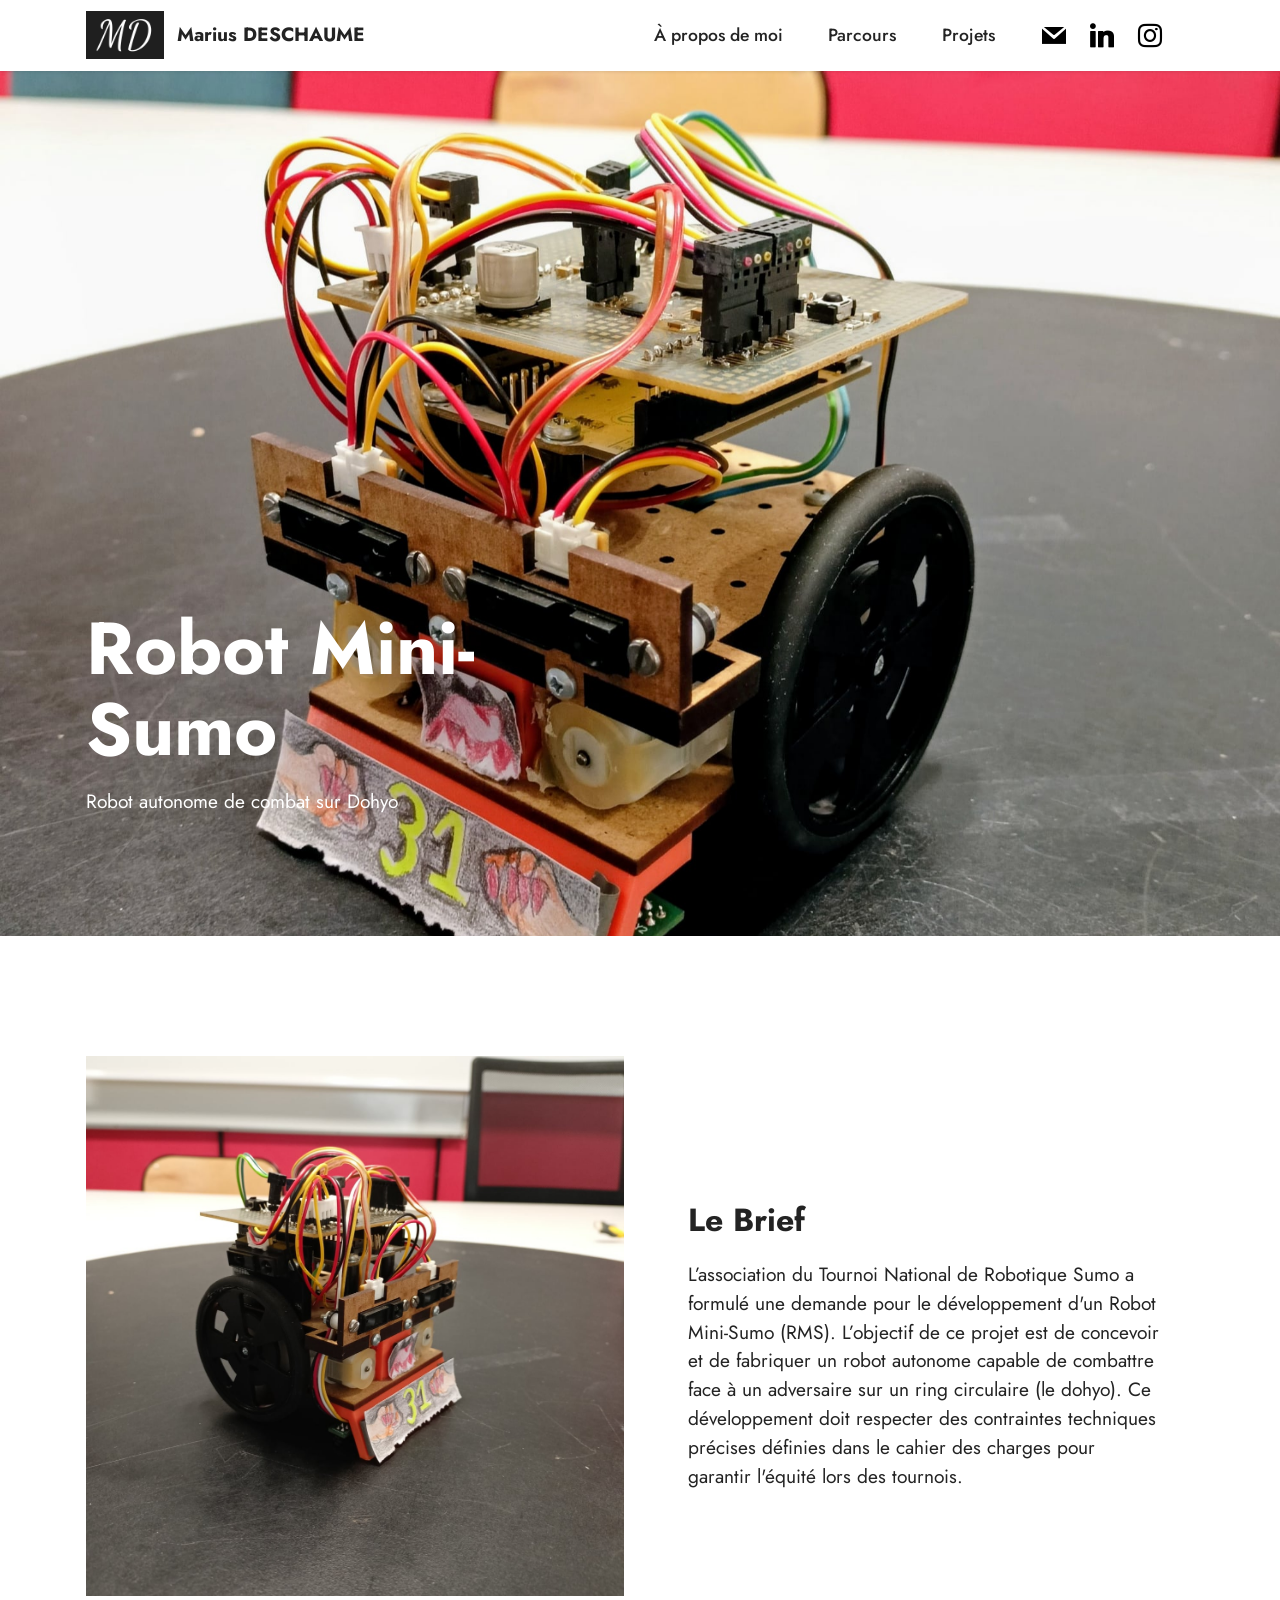
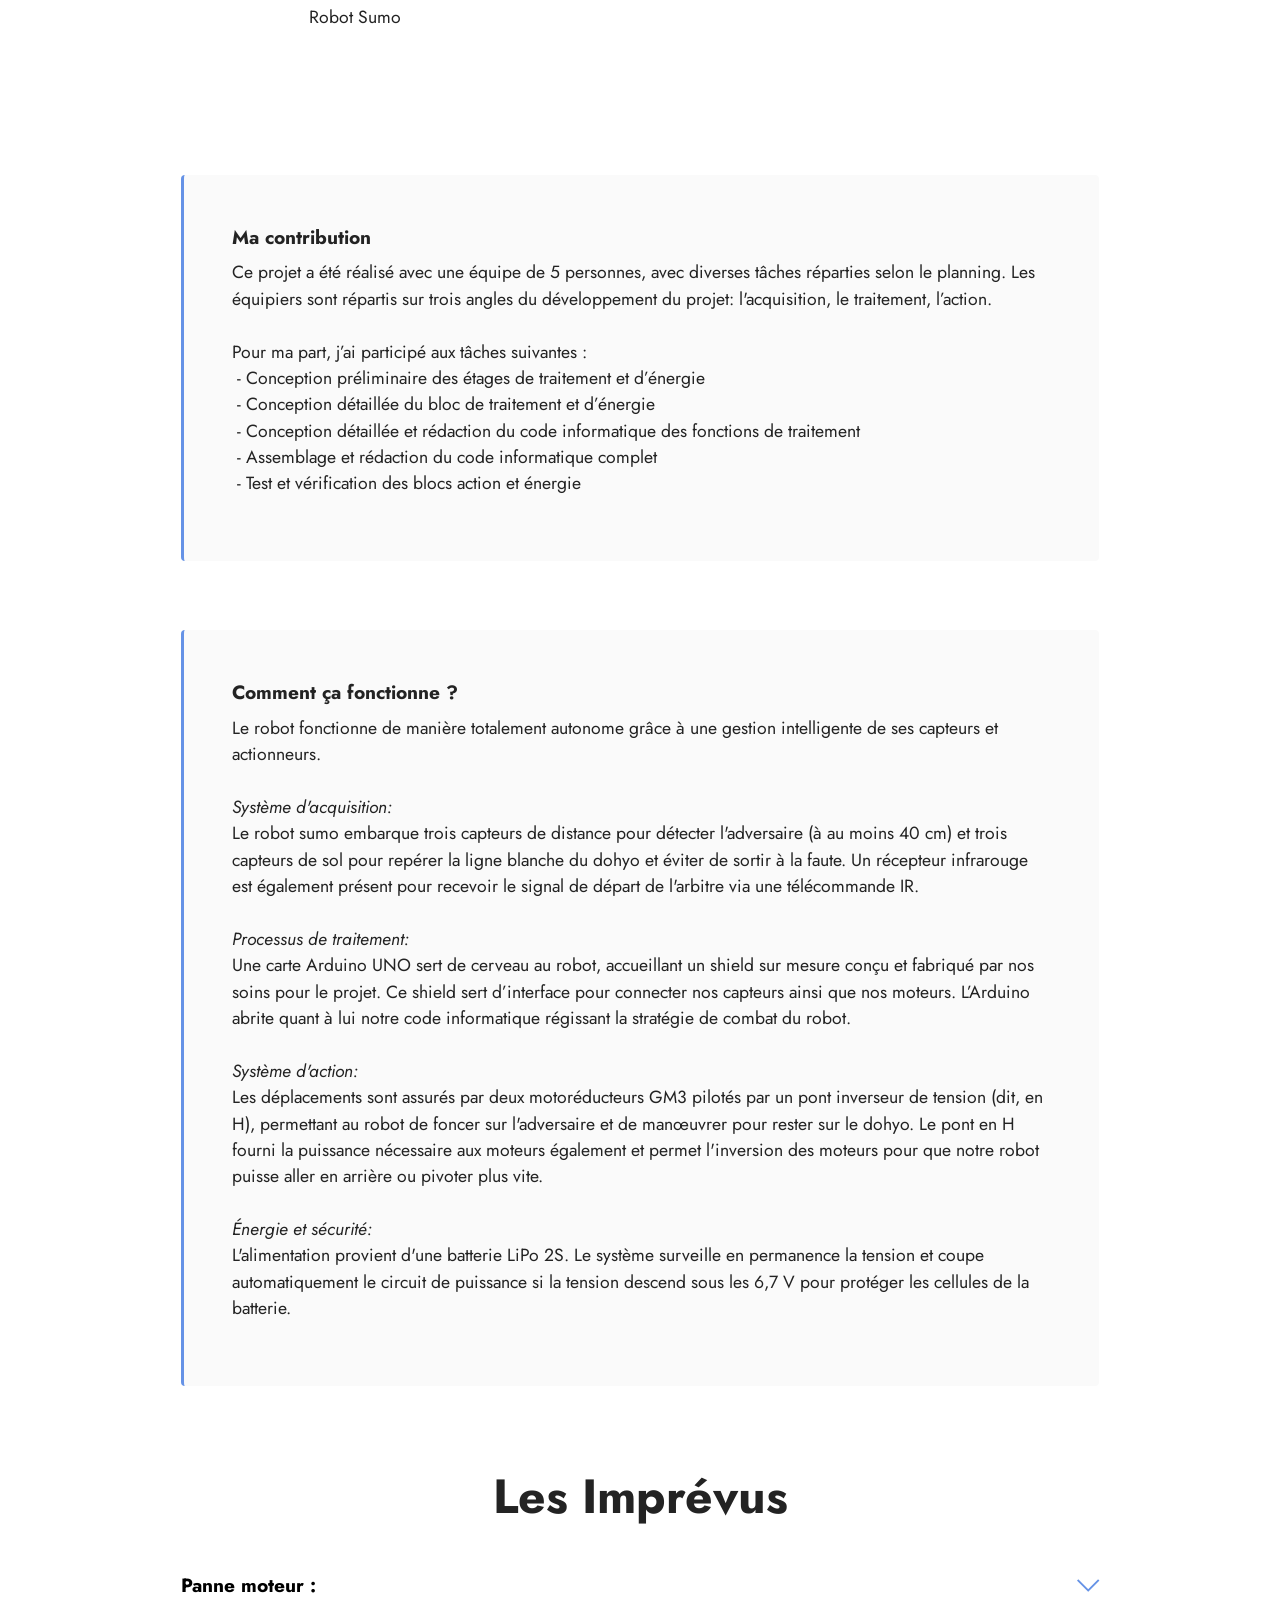
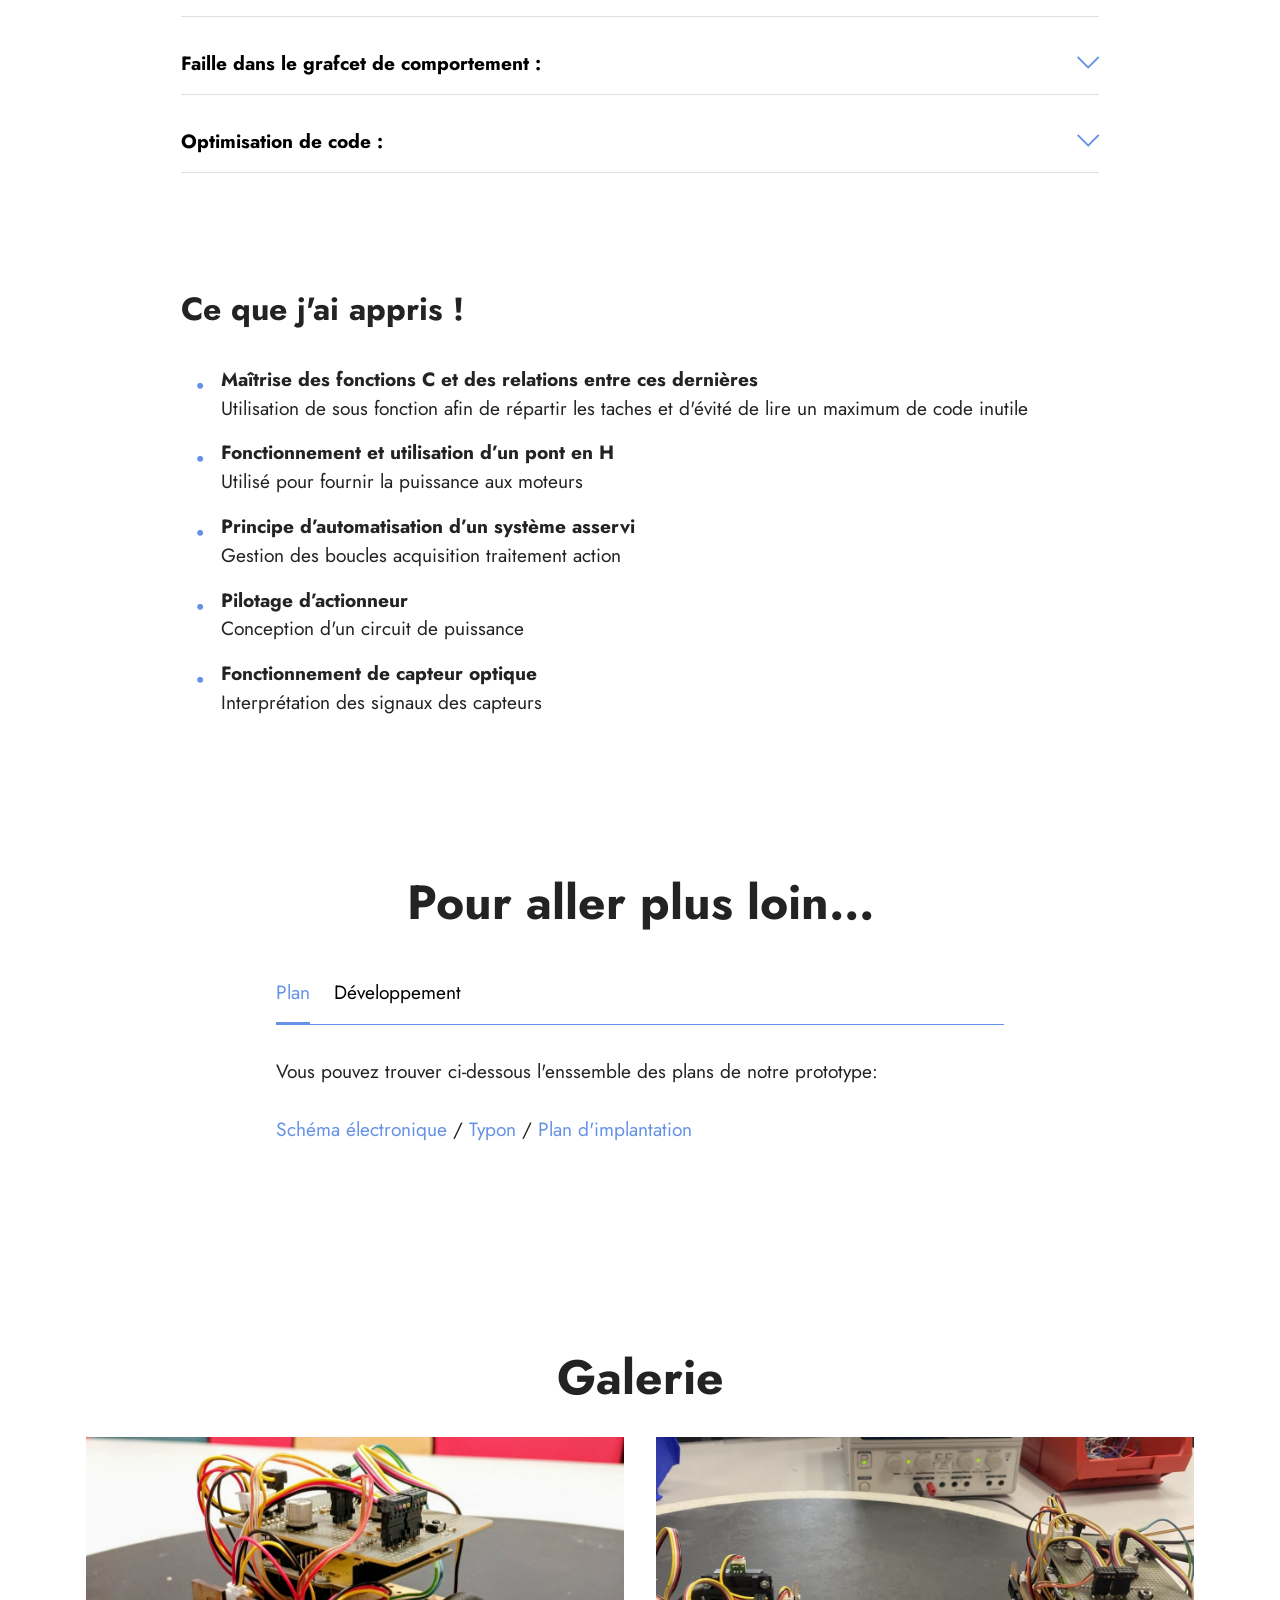
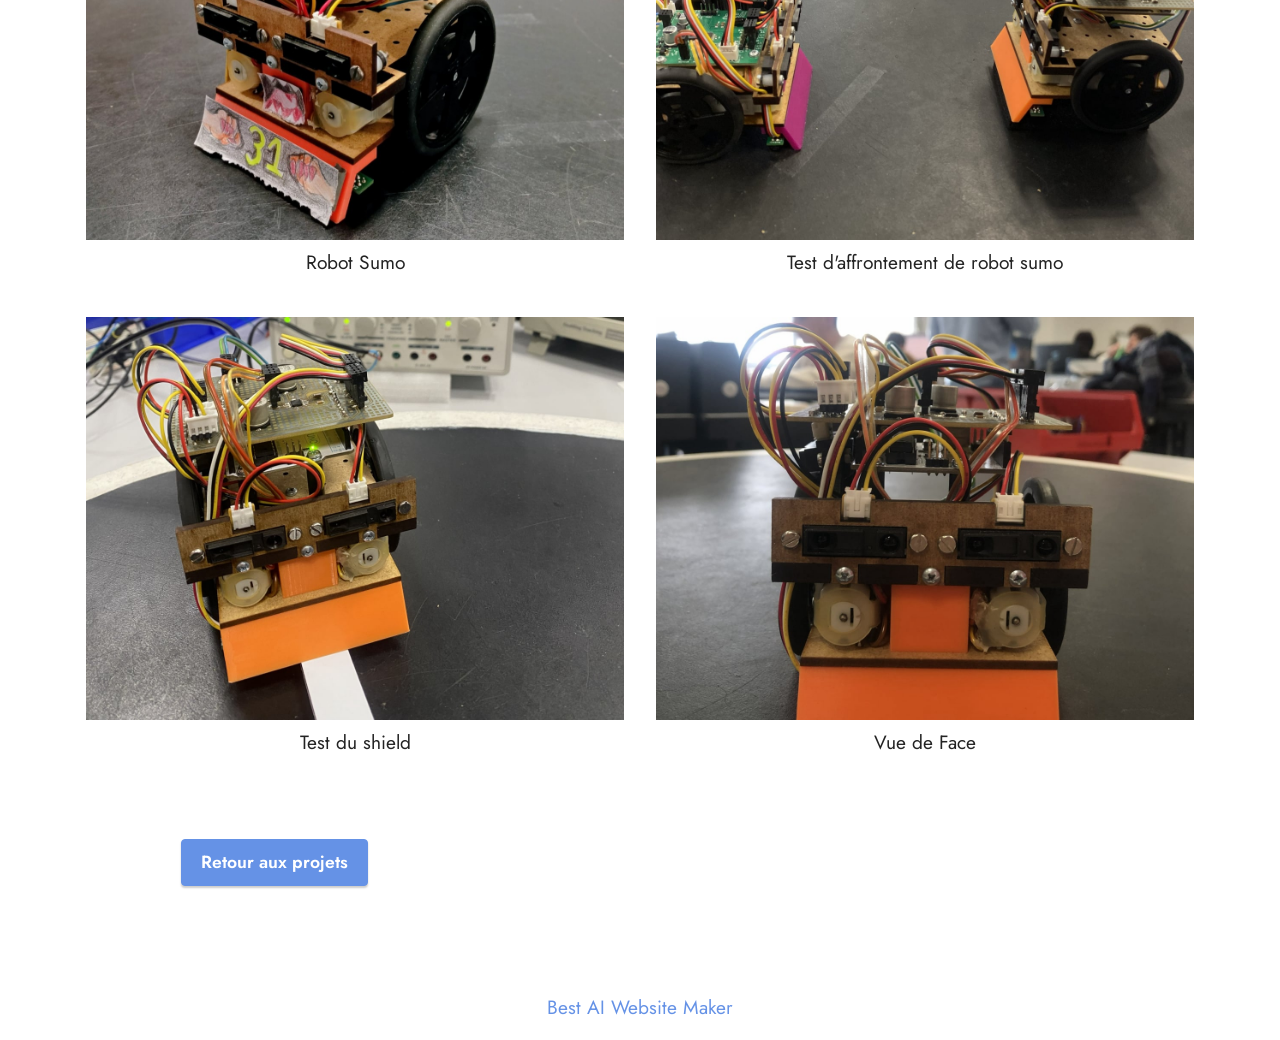
<file: page2.html>
<!DOCTYPE html>
<html  >
<head>
  <!-- Site made with Mobirise Website Builder v6.1.12, https://mobirise.com -->
  <meta charset="UTF-8">
  <meta http-equiv="X-UA-Compatible" content="IE=edge">
  <meta name="generator" content="Mobirise v6.1.12, mobirise.com">
  <meta name="viewport" content="width=device-width, initial-scale=1, minimum-scale=1">
  <link rel="shortcut icon" href="assets/images/initial-96x59.png" type="image/x-icon">
  <meta name="description" content="">
  
  
  <title>RMS</title>
  <link rel="stylesheet" href="assets/web/assets/mobirise-icons2/mobirise2.css">
  <link rel="stylesheet" href="assets/web/assets/mobirise-icons/mobirise-icons.css">
  <link rel="stylesheet" href="assets/bootstrap/css/bootstrap.min.css">
  <link rel="stylesheet" href="assets/parallax/jarallax.css">
  <link rel="stylesheet" href="assets/dropdown/css/style.css">
  <link rel="stylesheet" href="assets/socicon/css/styles.css">
  <link rel="stylesheet" href="assets/theme/css/style.css">
  <link rel="preload" href="https://fonts.googleapis.com/css?family=Jost:100,200,300,400,500,600,700,800,900,100i,200i,300i,400i,500i,600i,700i,800i,900i&display=swap" as="style" onload="this.onload=null;this.rel='stylesheet'">
  <noscript><link rel="stylesheet" href="https://fonts.googleapis.com/css?family=Jost:100,200,300,400,500,600,700,800,900,100i,200i,300i,400i,500i,600i,700i,800i,900i&display=swap"></noscript>
  <link rel="preload" as="style" href="assets/mobirise/css/mbr-additional.css?v=RBUkLz"><link rel="stylesheet" href="assets/mobirise/css/mbr-additional.css?v=RBUkLz" type="text/css">

  
  
  
</head>
<body>
  
  <section data-bs-version="5.1" class="menu menu3 cid-vjrr34bH6k" once="menu" id="menu3-q">
    
    <nav class="navbar navbar-dropdown navbar-fixed-top navbar-expand-lg">
        <div class="container">
            <div class="navbar-brand">
                <span class="navbar-logo">
                    <a href="index.html#top">
                        <img src="assets/images/initial-96x59.png" alt="" style="height: 3rem;">
                    </a>
                </span>
                <span class="navbar-caption-wrap"><a class="navbar-caption text-black text-primary display-7" href="index.html">Marius DESCHAUME</a></span>
            </div>
            <button class="navbar-toggler" type="button" data-toggle="collapse" data-bs-toggle="collapse" data-target="#navbarSupportedContent" data-bs-target="#navbarSupportedContent" aria-controls="navbarNavAltMarkup" aria-expanded="false" aria-label="Toggle navigation">
                <div class="hamburger">
                    <span></span>
                    <span></span>
                    <span></span>
                    <span></span>
                </div>
            </button>
            <div class="collapse navbar-collapse" id="navbarSupportedContent">
                <ul class="navbar-nav nav-dropdown nav-right" data-app-modern-menu="true"><li class="nav-item"><a class="nav-link link text-black text-primary display-4" href="index.html#testimonials1-6">À propos de moi</a></li>
                    <li class="nav-item"><a class="nav-link link text-black text-primary display-4" href="index.html#timeline3-19">Parcours</a></li>
                    <li class="nav-item"><a class="nav-link link text-black text-primary display-4" href="index.html#slider5-d">Projets</a>
                    </li></ul>
                <div class="icons-menu">
                    <a class="iconfont-wrapper" href="mailto:ma.deschaume@gmail.com">
                        <span class="p-2 mbr-iconfont socicon-mail socicon"></span>
                    </a>
                    <a class="iconfont-wrapper" href="http://linkedin.com/in/marius-deschaume-1131a6300" target="_blank">
                        <span class="p-2 mbr-iconfont socicon-linkedin socicon"></span>
                    </a>
                    <a class="iconfont-wrapper" href="https://mobiri.se" target="_blank">
                        <span class="p-2 mbr-iconfont socicon-instagram socicon"></span>
                    </a>
                    
                </div>
                
            </div>
        </div>
    </nav>
</section>

<section data-bs-version="5.1" class="header4 cid-vjrr34wGv0 mbr-fullscreen mbr-parallax-background" id="header4-r">

    
    
    <div class="container">
        <div class="row">
            <div class="content-wrap">
                <h1 class="mbr-section-title mbr-fonts-style mbr-white mb-3 display-1">
                    <strong>Robot Mini-Sumo</strong></h1>
                
                <p class="mbr-fonts-style mbr-text mbr-white mb-3 display-7">
                    Robot autonome de combat sur Dohyo</p>

                
            </div>
        </div>
    </div>
</section>

<section data-bs-version="5.1" class="image1 cid-vjrr34KpP1" id="image1-s">
    

    
    

    <div class="container">
        <div class="row align-items-center">
            <div class="col-12 col-lg-6">
                <div class="image-wrapper">
                    <img src="assets/images/img-carre20rms-1256x1261.jpg" alt="Mobirise Website Builder">
                    <p class="mbr-description mbr-fonts-style pt-2 align-center display-4">
                    Robot Sumo</p>
                </div>
            </div>
            <div class="col-12 col-lg">
                <div class="text-wrapper">
                    <h3 class="mbr-section-title mbr-fonts-style mb-3 display-5">
                        <strong>Le Brief</strong></h3>
                    <p class="mbr-text mbr-fonts-style display-7">
                        L’association du Tournoi National de Robotique Sumo a formulé une demande pour le développement d'un Robot Mini-Sumo (RMS). L’objectif de ce projet est de concevoir et de fabriquer un robot autonome capable de combattre face à un adversaire sur un ring circulaire (le dohyo). Ce développement doit respecter des contraintes techniques précises définies dans le cahier des charges pour garantir l'équité lors des tournois.</p>
                </div>
            </div>
        </div>
    </div>
</section>

<section data-bs-version="5.1" class="content7 cid-vjrr352VAy" id="content7-t">
    
    <div class="container">
        <div class="row justify-content-center">
            <div class="col-12 col-md-10">
                <blockquote>
                <h5 class="mbr-section-title mbr-fonts-style mb-2 display-7"><strong>Ma contribution</strong></h5>
                <p class="mbr-text mbr-fonts-style display-4">Ce projet a été réalisé avec une équipe de 5 personnes, avec diverses tâches réparties selon le planning. Les équipiers sont répartis sur trois angles du développement du projet: l'acquisition, le traitement, l’action.
<br>
<br>Pour ma part, j’ai participé aux tâches suivantes :
<br>&nbsp;- Conception préliminaire des étages de traitement et d’énergie
<br>&nbsp;- Conception détaillée du bloc de traitement et d’énergie
<br>&nbsp;- Conception détaillée et rédaction du code informatique des fonctions de traitement
<br>&nbsp;- Assemblage et rédaction du code informatique complet
<br>&nbsp;- Test et vérification des blocs action et énergie<br></p></blockquote>
            </div>
        </div>
    </div>
</section>

<section data-bs-version="5.1" class="content7 cid-vjrr35gDJP" id="content7-u">
    
    <div class="container">
        <div class="row justify-content-center">
            <div class="col-12 col-md-10">
                <blockquote>
                <h5 class="mbr-section-title mbr-fonts-style mb-2 display-7"><strong>Comment ça fonctionne ?</strong></h5>
                <p class="mbr-text mbr-fonts-style display-4">Le robot fonctionne de manière totalement autonome grâce à une gestion intelligente de ses capteurs et actionneurs.<br>
<br><em style="">Système d'acquisition: 
</em><br>Le robot sumo embarque trois capteurs de distance pour détecter l'adversaire (à au moins 40 cm) et trois capteurs de sol pour repérer la ligne blanche du dohyo et éviter de sortir à la faute. Un récepteur infrarouge est également présent pour recevoir le signal de départ de l'arbitre via une télécommande IR.
<br>
<br><em>Processus de traitement: 
</em><br>Une carte Arduino UNO sert de cerveau au robot, accueillant un shield sur mesure conçu et fabriqué par nos soins pour le projet. Ce shield sert d’interface pour connecter nos capteurs ainsi que nos moteurs. L’Arduino abrite quant à lui notre code informatique régissant la stratégie de combat du robot.
<br>
<br><em>Système d'action: 
</em><br>Les déplacements sont assurés par deux motoréducteurs GM3 pilotés par un pont inverseur de tension (dit, en H), permettant au robot de foncer sur l'adversaire et de manœuvrer pour rester sur le dohyo. Le pont en H fourni la puissance nécessaire aux moteurs également et permet l'inversion des moteurs pour que notre robot puisse aller en arrière ou pivoter plus vite.
<br>
<br><em>Énergie et sécurité: 
</em><br>L'alimentation provient d'une batterie LiPo 2S. Le système surveille en permanence la tension et coupe automatiquement le circuit de puissance si la tension descend sous les 6,7 V pour protéger les cellules de la batterie.<br></p></blockquote>
            </div>
        </div>
    </div>
</section>

<section data-bs-version="5.1" class="content16 cid-vjIre5qLC1" id="content16-15">

    

    
    
    <div class="container">
        <div class="row justify-content-center">
            <div class="col-12 col-md-10">
                <div class="mbr-section-head align-center mb-4">
                    <h3 class="mbr-section-title mb-0 mbr-fonts-style display-2"><strong>Les Imprévus</strong></h3>
                    
                </div>
                <div id="bootstrap-accordion_31" class="panel-group accordionStyles accordion" role="tablist" aria-multiselectable="true">
                    <div class="card mb-3">
                        <div class="card-header" role="tab" id="headingOne">
                            <a role="button" class="panel-title collapsed" data-toggle="collapse" data-bs-toggle="collapse" data-core="" href="#collapse1_31" aria-expanded="false" aria-controls="collapse1">
                                <h6 class="panel-title-edit mbr-fonts-style mb-0 display-7"><strong>Panne moteur :</strong></h6>
                                <span class="sign mbr-iconfont mbri-arrow-down"></span>
                            </a>
                        </div>
                        <div id="collapse1_31" class="panel-collapse noScroll collapse" role="tabpanel" aria-labelledby="headingOne" data-parent="#accordion" data-bs-parent="#bootstrap-accordion_31">
                            <div class="panel-body">
                                <p class="mbr-fonts-style panel-text display-4">Lors des tests de prototypage rapide de notre robot sumo, le moteur droit est tombé en panne. Étant limité dans le stock nous n’avons pas pu en obtenir un autre. Ledit moteur à donc été démonté puis analysé pour être réparé.</p>
                            </div>
                        </div>
                    </div>
                    <div class="card mb-3">
                        <div class="card-header" role="tab" id="headingOne">
                            <a role="button" class="panel-title collapsed" data-toggle="collapse" data-bs-toggle="collapse" data-core="" href="#collapse2_31" aria-expanded="false" aria-controls="collapse2">
                                <h6 class="panel-title-edit mbr-fonts-style mb-0 display-7"><strong>Faille dans le grafcet de comportement :</strong></h6>
                                <span class="sign mbr-iconfont mbri-arrow-down"></span>
                            </a>
                        </div>
                        <div id="collapse2_31" class="panel-collapse noScroll collapse" role="tabpanel" aria-labelledby="headingOne" data-parent="#accordion" data-bs-parent="#bootstrap-accordion_31">
                            <div class="panel-body">
                                <p class="mbr-fonts-style panel-text display-4">
                                    Le grafcet initial définissant la façon de réfléchir du robot présentait des failles. Notamment des confusions d’état entre les manœuvres défensive et offensive ce qui mettait le robot en retrait au lieu d’attaquer son ennemis. Pour palier à cela, le grafcet a été entièrement repensé. Les états ont été dupliqué afin de séparer les attaques des défenses et de passer à l’action ensuite.</p>
                            </div>
                        </div>
                    </div>
                    <div class="card mb-3">
                        <div class="card-header" role="tab" id="headingOne">
                            <a role="button" class="panel-title collapsed" data-toggle="collapse" data-bs-toggle="collapse" data-core="" href="#collapse3_31" aria-expanded="false" aria-controls="collapse3">
                                <h6 class="panel-title-edit mbr-fonts-style mb-0 display-7"><strong>Optimisation de code :</strong></h6>
                                <span class="sign mbr-iconfont mbri-arrow-down"></span>
                            </a>
                        </div>
                        <div id="collapse3_31" class="panel-collapse noScroll collapse" role="tabpanel" aria-labelledby="headingOne" data-parent="#accordion" data-bs-parent="#bootstrap-accordion_31">
                            <div class="panel-body">
                                <p class="mbr-fonts-style panel-text display-4">
                                    Le manque d’optimisation du code informatique, renforcé par la duplication d’état dans le grafcet et le manque d'expérience, a engendré des disfonctionnement. Des bugs et des lenteurs sont apparus dans les comportements du robot lors de l’interprétation répétée des capteurs. Pour y remédier, le code a été retravaillé et structuré via des fonctions. L’objectif étant de simplifier au maximum la boucle loop pour une exécution plus rapide et ainsi améliorer la réactivité du robot.</p>
                            </div>
                        </div>
                    </div>
                    
                    
                    
                </div>
            </div>
        </div>
    </div>
</section>

<section data-bs-version="5.1" class="content14 cid-vjrvQIm2fZ" id="content14-z">
    

    
    
    
    <div class="container">
        <div class="row justify-content-center">
            <div class="col-md-12 col-lg-10">
                    <h3 class="mbr-section-title mbr-fonts-style mb-4 display-5">
                        <strong>Ce que j'ai appris !</strong></h3>
                <ul class="list mbr-fonts-style display-7">
                    <li><strong>Maîtrise des fonctions C et des relations entre ces dernières</strong><br>Utilisation de sous fonction afin de répartir les taches et d'évité de lire un maximum de code inutile</li>
                    <li><strong>Fonctionnement et utilisation d’un pont en H</strong><br>Utilisé pour fournir la puissance aux moteurs</li>
                    <li><strong>Principe d’automatisation d’un système asservi</strong><br>Gestion des boucles acquisition traitement action</li>
                    <li><strong>Pilotage d’actionneur</strong><br>Conception d'un circuit de puissance</li>
                    <li><strong>Fonctionnement de capteur optique<br></strong>Interprétation des signaux des capteurs</li>
                </ul>
            </div>
        </div>
    </div>
</section>

<section data-bs-version="5.1" class="tabs content18 cid-vjrr35BJX4" id="tabs1-w">

    

    
    
    <div class="container">
        <div class="row justify-content-center">
            <div class="col-12 col-md-8">
                <h3 class="mbr-section-title mb-0 mbr-fonts-style display-2">
                    <strong>Pour aller plus loin...</strong></h3>
                
            </div>
        </div>
        <div class="row justify-content-center mt-4">
            <div class="col-12 col-md-8">
                <ul class="nav nav-tabs mb-4" role="tablist">
                    <li class="nav-item first mbr-fonts-style"><a class="nav-link mbr-fonts-style show active display-7" role="tab" data-toggle="tab" data-bs-toggle="tab" href="#tabs1-w_tab0" aria-selected="true">Plan<br></a></li>
                    <li class="nav-item"><a class="nav-link mbr-fonts-style active display-7" role="tab" data-toggle="tab" data-bs-toggle="tab" href="#tabs1-w_tab1" aria-selected="true">Développement<br></a></li>
                    
                    
                    
                    
                </ul>
                <div class="tab-content">
                    <div id="tab1" class="tab-pane in active" role="tabpanel">
                        <div class="row">
                            <div class="col-md-12">
                                <p class="mbr-text mbr-fonts-style display-7">Vous pouvez trouver ci-dessous l'enssemble des plans de notre prototype:<br><br><a href="assets/files/Schma-electroniqueRMS.pdf" class="text-primary" target="_blank">Schéma électronique</a> / <a href="assets/files/Typons-RMS.pdf" class="text-primary" target="_blank">Typon</a> / <a href="assets/files/Implantation-RMS.pdf" class="text-primary" target="_blank">Plan d'implantation</a></p>
                            </div>
                        </div>
                    </div>
                    <div id="tab2" class="tab-pane" role="tabpanel">
                        <div class="row">
                            <div class="col-md-12">
                                <p class="mbr-text mbr-fonts-style display-7">
                                    Ici ce trouve les dossier de conception et de fabrication du projet:<br><br><a href="assets/files/DDC_RMS.pdf" class="text-primary" target="_blank">Dossier de Conception</a> / <a href="assets/files/DDF_RMS.pdf" class="text-primary" target="_blank">Dossier de Fabrication</a></p>
                            </div>
                        </div>
                    </div>
                    
                    
                    
                    
                </div>
            </div>
        </div>
    </div>
</section>

<section data-bs-version="5.1" class="gallery4 mbr-gallery cid-vjItQI2u60" id="gallery4-16">
    

    
    

    <div class="container">
        <div class="mbr-section-head">
            <h3 class="mbr-section-title mbr-fonts-style align-center m-0 display-2"><strong>Galerie</strong></h3>
            
        </div>
        <div class="row mbr-gallery mt-4">
            <div class="col-12 col-md-6 col-lg-6 item gallery-image active">
                <div class="item-wrapper" data-toggle="modal" data-bs-toggle="modal" data-target="#vkRd4OtP4V-modal" data-bs-target="#vkRd4OtP4V-modal">
                    <img class="w-100" src="assets/images/photo20rms-1256x1675.jpeg" alt="" data-slide-to="0" data-bs-slide-to="0" data-target="#lb-vkRd4OtP4V" data-bs-target="#lb-vkRd4OtP4V">
                    <div class="icon-wrapper">
                        <span class="mobi-mbri mobi-mbri-search mbr-iconfont mbr-iconfont-btn"></span>
                    </div>
                </div>
                <h6 class="mbr-item-subtitle mbr-fonts-style align-center mb-2 mt-2 display-7">Robot Sumo</h6>
            </div>
            <div class="col-12 col-md-6 col-lg-6 item gallery-image">
                <div class="item-wrapper" data-toggle="modal" data-bs-toggle="modal" data-target="#vkRd4OtP4V-modal" data-bs-target="#vkRd4OtP4V-modal">
                    <img class="w-100" src="assets/images/img-5578-1256x942.jpg" alt="" data-slide-to="1" data-bs-slide-to="1" data-target="#lb-vkRd4OtP4V" data-bs-target="#lb-vkRd4OtP4V">
                    <div class="icon-wrapper">
                        <span class="mobi-mbri mobi-mbri-search mbr-iconfont mbr-iconfont-btn"></span>
                    </div>
                </div>
                <h6 class="mbr-item-subtitle mbr-fonts-style align-center mb-2 mt-2 display-7">Test d'affrontement de robot sumo</h6>
            </div><div class="col-12 col-md-6 col-lg-6 item gallery-image">
                <div class="item-wrapper" data-toggle="modal" data-bs-toggle="modal" data-target="#vkRd4OtP4V-modal" data-bs-target="#vkRd4OtP4V-modal">
                    <img class="w-100" src="assets/images/img-5505-1256x942.jpg" alt="" data-slide-to="2" data-bs-slide-to="2" data-target="#lb-vkRd4OtP4V" data-bs-target="#lb-vkRd4OtP4V">
                    <div class="icon-wrapper">
                        <span class="mobi-mbri mobi-mbri-search mbr-iconfont mbr-iconfont-btn"></span>
                    </div>
                </div>
                <h6 class="mbr-item-subtitle mbr-fonts-style align-center mb-2 mt-2 display-7">Test du shield</h6>
            </div>
            <div class="col-12 col-md-6 col-lg-6 item gallery-image">
                <div class="item-wrapper" data-toggle="modal" data-bs-toggle="modal" data-target="#vkRd4OtP4V-modal" data-bs-target="#vkRd4OtP4V-modal">
                    <img class="w-100" src="assets/images/img-1589-1256x942.jpg" alt="" data-slide-to="3" data-bs-slide-to="3" data-target="#lb-vkRd4OtP4V" data-bs-target="#lb-vkRd4OtP4V">
                    <div class="icon-wrapper">
                        <span class="mobi-mbri mobi-mbri-search mbr-iconfont mbr-iconfont-btn"></span>
                    </div>
                </div>
                <h6 class="mbr-item-subtitle mbr-fonts-style align-center mb-2 mt-2 display-7">Vue de Face</h6>
            </div>
            
        </div>

        <div class="modal mbr-slider" tabindex="-1" role="dialog" aria-hidden="true" id="vkRd4OtP4V-modal">
            <div class="modal-dialog" role="document">
                <div class="modal-content">
                    <div class="modal-body">
                        <div class="carousel slide" id="lb-vkRd4OtP4V" data-interval="5000" data-bs-interval="5000">
                            <div class="carousel-inner">
                                <div class="carousel-item active">
                                    <img class="d-block w-100" src="assets/images/photo20rms-1256x1675.jpeg" alt="Mobirise Website Builder">
                                </div>
                                <div class="carousel-item">
                                    <img class="d-block w-100" src="assets/images/img-5578-1256x942.jpg" alt="Mobirise Website Builder">
                                </div><div class="carousel-item">
                                    <img class="d-block w-100" src="assets/images/img-5505-1256x942.jpg" alt="Mobirise Website Builder">
                                </div>
                                <div class="carousel-item">
                                    <img class="d-block w-100" src="assets/images/img-1589-1256x942.jpg" alt="Mobirise Website Builder">
                                </div>
                                
                            </div>
                            <ol class="carousel-indicators">
                                <li data-slide-to="0" data-bs-slide-to="0" class="active" data-target="#lb-vkRd4OtP4V" data-bs-target="#lb-vkRd4OtP4V"></li>
                                <li data-slide-to="1" data-bs-slide-to="1" data-target="#lb-vkRd4OtP4V" data-bs-target="#lb-vkRd4OtP4V"></li>
                                <li data-slide-to="2" data-bs-slide-to="2" data-target="#lb-vkRd4OtP4V" data-bs-target="#lb-vkRd4OtP4V"></li>
                                <li data-slide-to="3" data-bs-slide-to="3" data-target="#lb-vkRd4OtP4V" data-bs-target="#lb-vkRd4OtP4V"></li>
                            </ol>
                            <a role="button" href="" class="close" data-dismiss="modal" data-bs-dismiss="modal" aria-label="Close">
                            </a>
                            <a class="carousel-control-prev carousel-control" role="button" data-slide="prev" data-bs-slide="prev" href="#lb-vkRd4OtP4V">
                                <span class="mobi-mbri mobi-mbri-arrow-prev" aria-hidden="true"></span>
                                <span class="sr-only visually-hidden">Previous</span>
                            </a>
                            <a class="carousel-control-next carousel-control" role="button" data-slide="next" data-bs-slide="next" href="#lb-vkRd4OtP4V">
                                <span class="mobi-mbri mobi-mbri-arrow-next" aria-hidden="true"></span>
                                <span class="sr-only visually-hidden">Next</span>
                            </a>
                        </div>
                    </div>
                </div>
            </div>
        </div>
    </div>
</section>

<section data-bs-version="5.1" class="content12 cid-vkbMnrnsMI" id="content12-1j">
    
    <div class="container">
        <div class="row justify-content-center">
            <div class="col-md-12 col-lg-10">
                <div class="mbr-section-btn align-center"><a class="btn btn-primary display-4" href="index.html#slider5-d">Retour aux projets</a></div>
            </div>
        </div>
    </div>
</section><section class="display-7" style="padding: 0;align-items: center;justify-content: center;flex-wrap: wrap;    align-content: center;display: flex;position: relative;height: 4rem;"><a href="https://mobiri.se/" style="flex: 1 1;height: 4rem;position: absolute;width: 100%;z-index: 1;"><img alt="" style="height: 4rem;" src="[data-uri]"></a><p style="margin: 0;text-align: center;" class="display-7">&#8204;</p><a style="z-index:1" href="https://mobirise.com/builder/ai-website-maker.html">Best AI Website Maker</a></section><script src="assets/bootstrap/js/bootstrap.bundle.min.js"></script>  <script src="assets/parallax/jarallax.js"></script>  <script src="assets/smoothscroll/smooth-scroll.js"></script>  <script src="assets/ytplayer/index.js"></script>  <script src="assets/dropdown/js/navbar-dropdown.js"></script>  <script src="assets/mbr-switch-arrow/mbr-switch-arrow.js"></script>  <script src="assets/mbr-tabs/mbr-tabs.js"></script>  <script src="assets/theme/js/script.js"></script>  
  
  
</body>
</html>
</file>
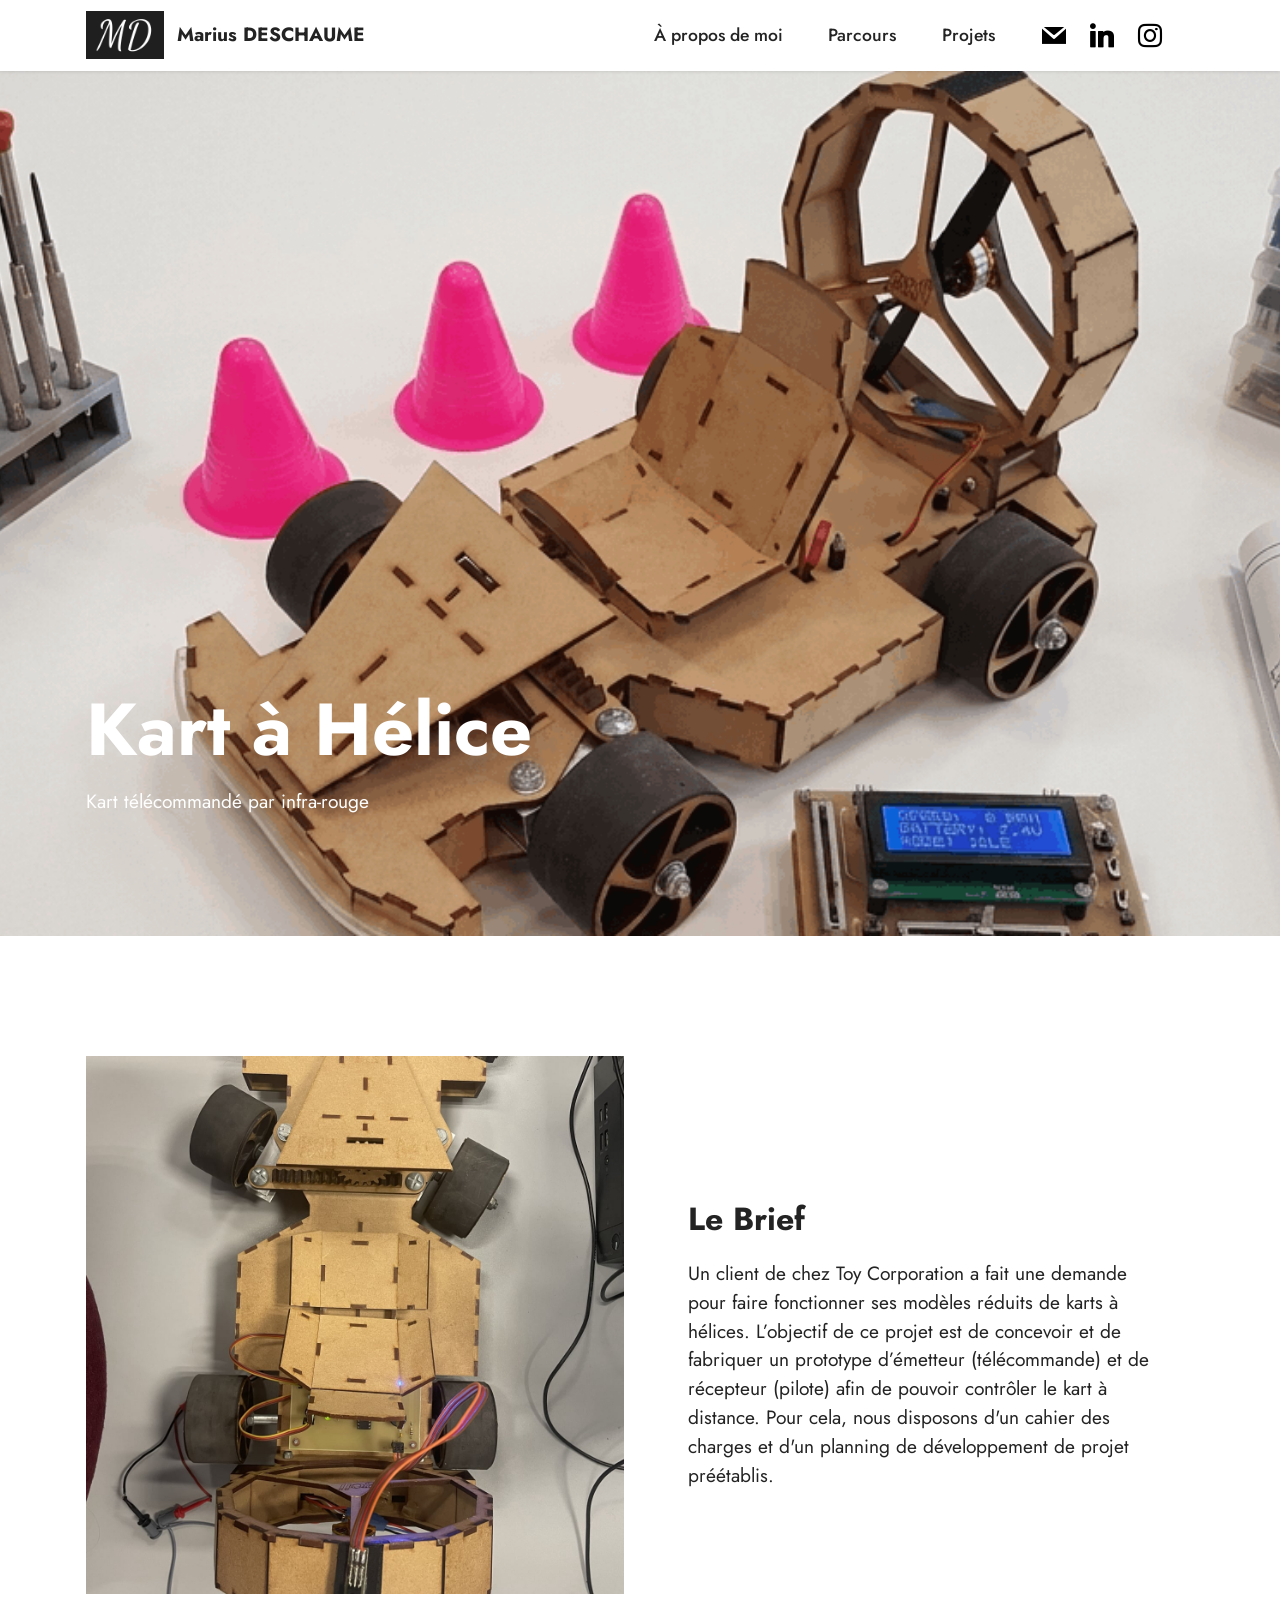
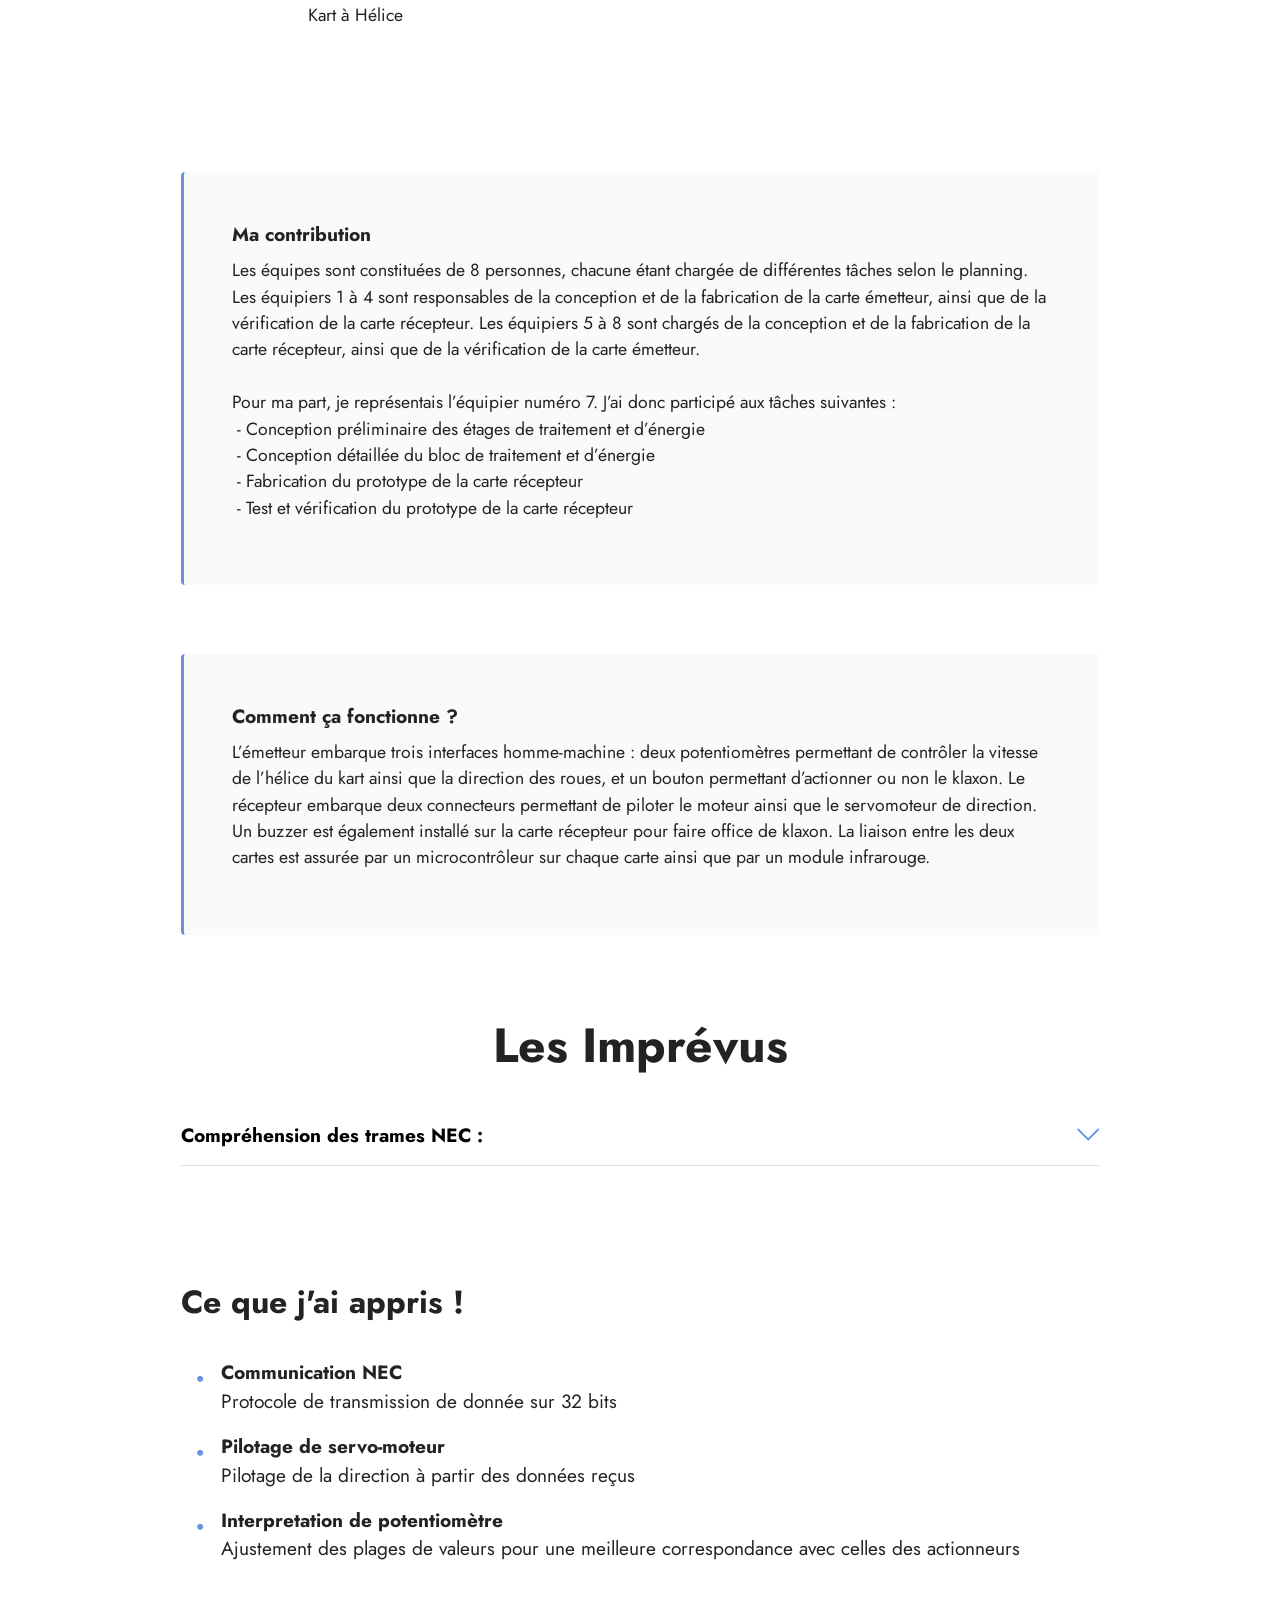
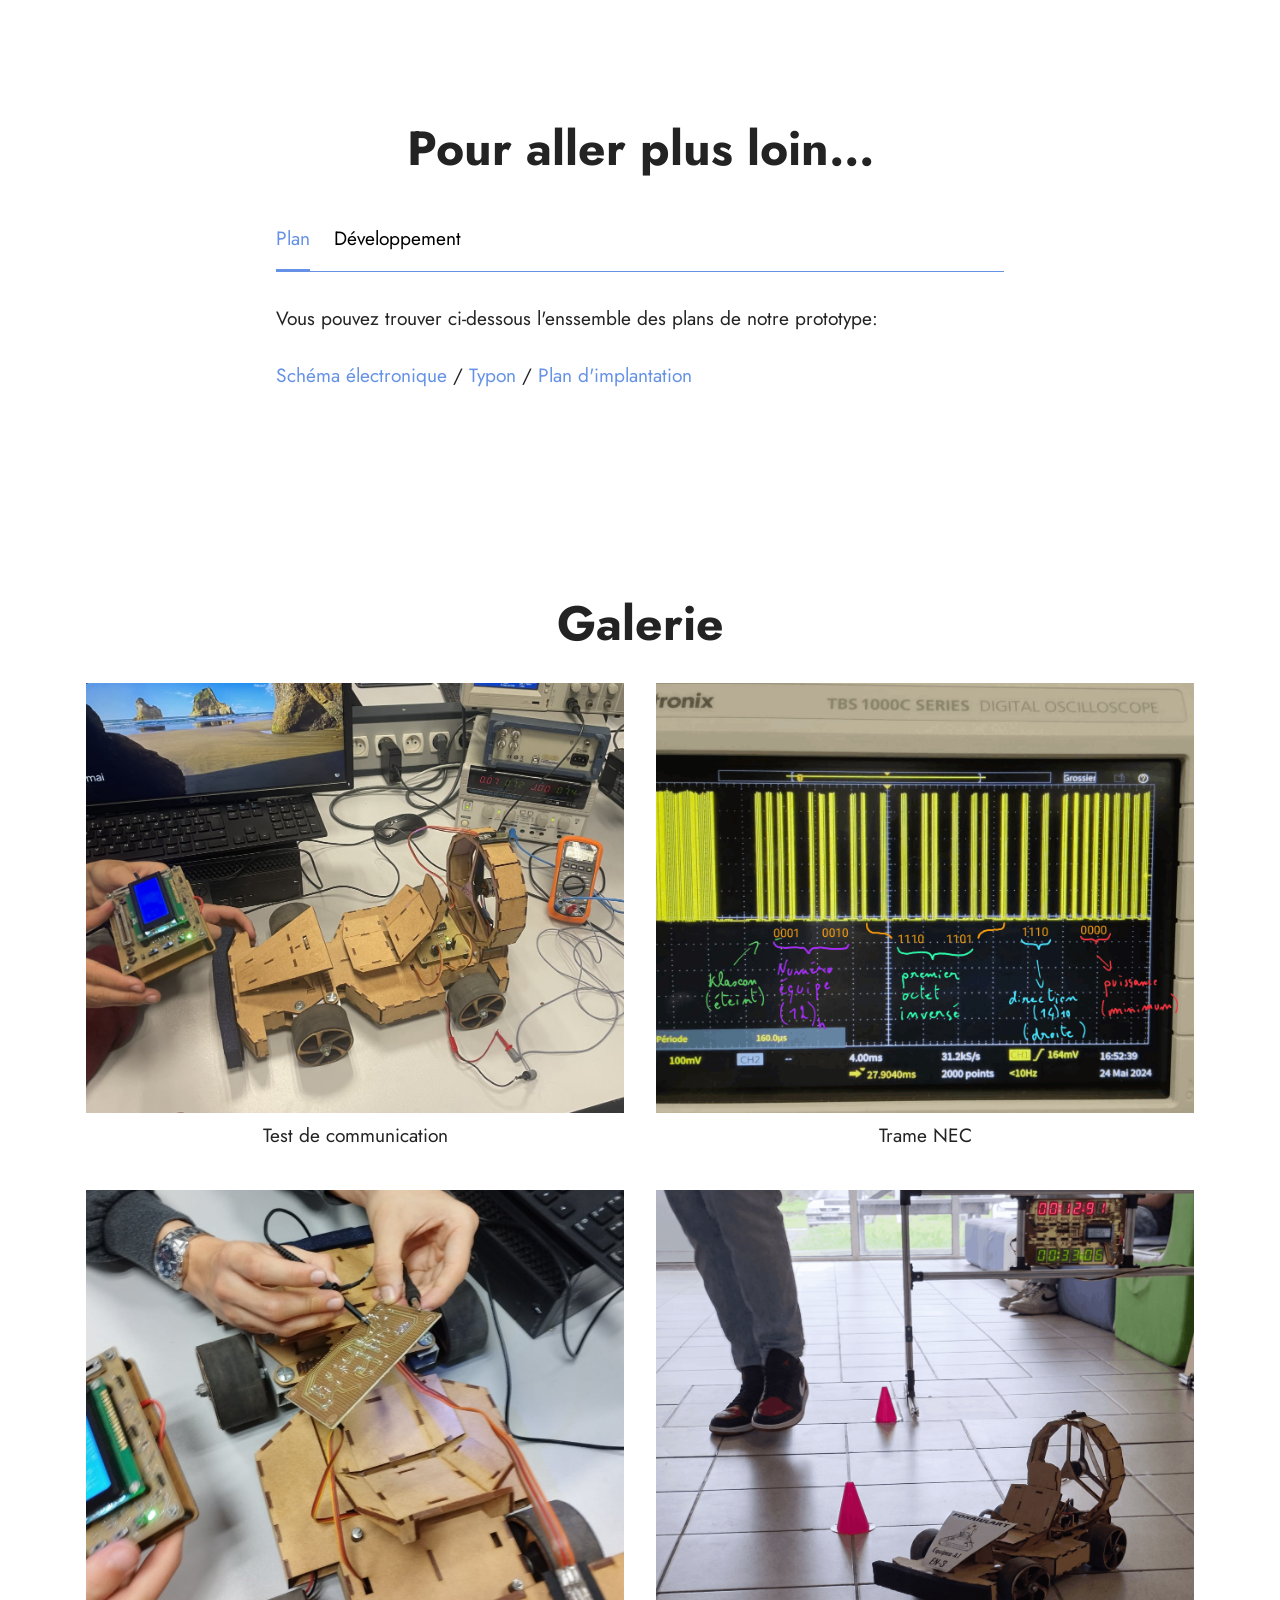
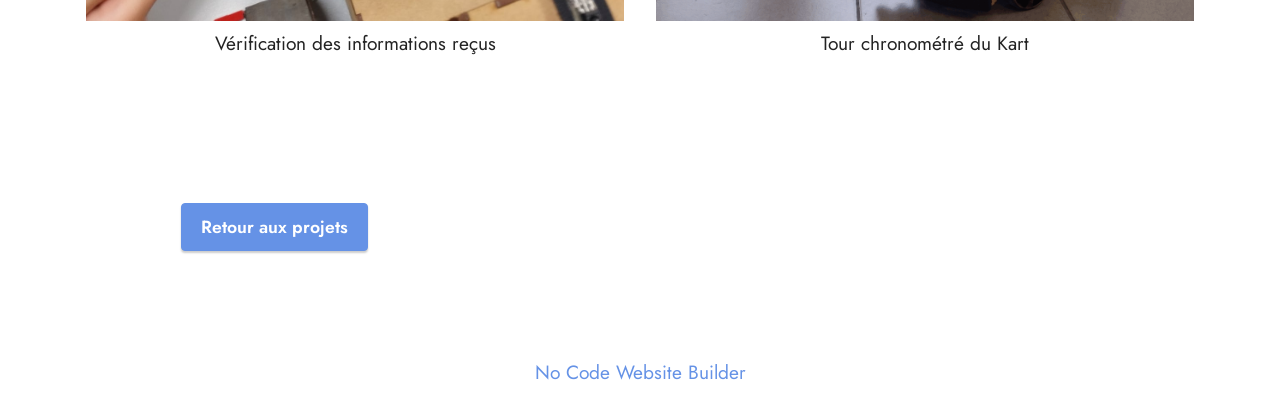
<file: page3.html>
<!DOCTYPE html>
<html  >
<head>
  <!-- Site made with Mobirise Website Builder v6.1.12, https://mobirise.com -->
  <meta charset="UTF-8">
  <meta http-equiv="X-UA-Compatible" content="IE=edge">
  <meta name="generator" content="Mobirise v6.1.12, mobirise.com">
  <meta name="viewport" content="width=device-width, initial-scale=1, minimum-scale=1">
  <link rel="shortcut icon" href="assets/images/initial-96x59.png" type="image/x-icon">
  <meta name="description" content="">
  
  
  <title>KAH</title>
  <link rel="stylesheet" href="assets/web/assets/mobirise-icons2/mobirise2.css">
  <link rel="stylesheet" href="assets/web/assets/mobirise-icons/mobirise-icons.css">
  <link rel="stylesheet" href="assets/bootstrap/css/bootstrap.min.css">
  <link rel="stylesheet" href="assets/parallax/jarallax.css">
  <link rel="stylesheet" href="assets/dropdown/css/style.css">
  <link rel="stylesheet" href="assets/socicon/css/styles.css">
  <link rel="stylesheet" href="assets/theme/css/style.css">
  <link rel="preload" href="https://fonts.googleapis.com/css?family=Jost:100,200,300,400,500,600,700,800,900,100i,200i,300i,400i,500i,600i,700i,800i,900i&display=swap" as="style" onload="this.onload=null;this.rel='stylesheet'">
  <noscript><link rel="stylesheet" href="https://fonts.googleapis.com/css?family=Jost:100,200,300,400,500,600,700,800,900,100i,200i,300i,400i,500i,600i,700i,800i,900i&display=swap"></noscript>
  <link rel="preload" as="style" href="assets/mobirise/css/mbr-additional.css?v=p4Ghz5"><link rel="stylesheet" href="assets/mobirise/css/mbr-additional.css?v=p4Ghz5" type="text/css">

  
  
  
</head>
<body>
  
  <section data-bs-version="5.1" class="menu menu3 cid-vk5YpUoQUX" once="menu" id="menu3-1a">
    
    <nav class="navbar navbar-dropdown navbar-fixed-top navbar-expand-lg">
        <div class="container">
            <div class="navbar-brand">
                <span class="navbar-logo">
                    <a href="index.html#top">
                        <img src="assets/images/initial-96x59.png" alt="" style="height: 3rem;">
                    </a>
                </span>
                <span class="navbar-caption-wrap"><a class="navbar-caption text-black text-primary display-7" href="index.html">Marius DESCHAUME</a></span>
            </div>
            <button class="navbar-toggler" type="button" data-toggle="collapse" data-bs-toggle="collapse" data-target="#navbarSupportedContent" data-bs-target="#navbarSupportedContent" aria-controls="navbarNavAltMarkup" aria-expanded="false" aria-label="Toggle navigation">
                <div class="hamburger">
                    <span></span>
                    <span></span>
                    <span></span>
                    <span></span>
                </div>
            </button>
            <div class="collapse navbar-collapse" id="navbarSupportedContent">
                <ul class="navbar-nav nav-dropdown nav-right" data-app-modern-menu="true"><li class="nav-item"><a class="nav-link link text-black text-primary display-4" href="index.html#testimonials1-6">À propos de moi</a></li>
                    <li class="nav-item"><a class="nav-link link text-black text-primary display-4" href="index.html#timeline3-19">Parcours</a></li>
                    <li class="nav-item"><a class="nav-link link text-black text-primary display-4" href="index.html#slider5-d">Projets</a>
                    </li></ul>
                <div class="icons-menu">
                    <a class="iconfont-wrapper" href="mailto:ma.deschaume@gmail.com">
                        <span class="p-2 mbr-iconfont socicon-mail socicon"></span>
                    </a>
                    <a class="iconfont-wrapper" href="http://linkedin.com/in/marius-deschaume-1131a6300" target="_blank">
                        <span class="p-2 mbr-iconfont socicon-linkedin socicon"></span>
                    </a>
                    <a class="iconfont-wrapper" href="https://mobiri.se" target="_blank">
                        <span class="p-2 mbr-iconfont socicon-instagram socicon"></span>
                    </a>
                    
                </div>
                
            </div>
        </div>
    </nav>
</section>

<section data-bs-version="5.1" class="header4 cid-vk5YpUA9Ht mbr-fullscreen mbr-parallax-background" id="header4-1b">

    
    
    <div class="container">
        <div class="row">
            <div class="content-wrap">
                <h1 class="mbr-section-title mbr-fonts-style mbr-white mb-3 display-1">
                    <strong>Kart à Hélice</strong></h1>
                
                <p class="mbr-fonts-style mbr-text mbr-white mb-3 display-7">
                    Kart télécommandé par infra-rouge</p>

                
            </div>
        </div>
    </div>
</section>

<section data-bs-version="5.1" class="image1 cid-vk5YpUHVMr" id="image1-1c">
    

    
    

    <div class="container">
        <div class="row align-items-center">
            <div class="col-12 col-lg-6">
                <div class="image-wrapper">
                    <img src="assets/images/carr-dessus-1256x1256.jpg" alt="">
                    <p class="mbr-description mbr-fonts-style pt-2 align-center display-4">
                    Kart à Hélice</p>
                </div>
            </div>
            <div class="col-12 col-lg">
                <div class="text-wrapper">
                    <h3 class="mbr-section-title mbr-fonts-style mb-3 display-5">
                        <strong>Le Brief</strong></h3>
                    <p class="mbr-text mbr-fonts-style display-7">
                        Un client de chez Toy Corporation a fait une demande pour faire fonctionner ses modèles réduits de karts à hélices. L’objectif de ce projet est de concevoir et de fabriquer un prototype d’émetteur (télécommande) et de récepteur (pilote) afin de pouvoir contrôler le kart à distance. Pour cela, nous disposons d'un cahier des charges et d'un planning de développement de projet préétablis.</p>
                </div>
            </div>
        </div>
    </div>
</section>

<section data-bs-version="5.1" class="content7 cid-vk5YpUOwFe" id="content7-1d">
    
    <div class="container">
        <div class="row justify-content-center">
            <div class="col-12 col-md-10">
                <blockquote>
                <h5 class="mbr-section-title mbr-fonts-style mb-2 display-7"><strong>Ma contribution</strong></h5>
                <p class="mbr-text mbr-fonts-style display-4">Les équipes sont constituées de 8 personnes, chacune étant chargée de différentes tâches selon le planning. Les équipiers 1 à 4 sont responsables de la conception et de la fabrication de la carte émetteur, ainsi que de la vérification de la carte récepteur. Les équipiers 5 à 8 sont chargés de la conception et de la fabrication de la carte récepteur, ainsi que de la vérification de la carte émetteur.
<br>
<br>Pour ma part, je représentais l’équipier numéro 7. J’ai donc participé aux tâches suivantes :
<br>&nbsp;- Conception préliminaire des étages de traitement et d’énergie
<br>&nbsp;- Conception détaillée du bloc de traitement et d’énergie
<br>&nbsp;- Fabrication du prototype de la carte récepteur
<br>&nbsp;- Test et vérification du prototype de la carte récepteur&nbsp;<br></p></blockquote>
            </div>
        </div>
    </div>
</section>

<section data-bs-version="5.1" class="content7 cid-vk5YpUUIuD" id="content7-1e">
    
    <div class="container">
        <div class="row justify-content-center">
            <div class="col-12 col-md-10">
                <blockquote>
                <h5 class="mbr-section-title mbr-fonts-style mb-2 display-7"><strong>Comment ça fonctionne ?</strong></h5>
                <p class="mbr-text mbr-fonts-style display-4">L’émetteur embarque trois interfaces homme-machine : deux potentiomètres permettant de contrôler la vitesse de l’hélice du kart ainsi que la direction des roues, et un bouton permettant d’actionner ou non le klaxon. Le récepteur embarque deux connecteurs permettant de piloter le moteur ainsi que le servomoteur de direction. Un buzzer est également installé sur la carte récepteur pour faire office de klaxon. La liaison entre les deux cartes est assurée par un microcontrôleur sur chaque carte ainsi que par un module infrarouge.<br></p></blockquote>
            </div>
        </div>
    </div>
</section>

<section data-bs-version="5.1" class="content16 cid-vk5YpUYQRC" id="content16-1f">

    

    
    
    <div class="container">
        <div class="row justify-content-center">
            <div class="col-12 col-md-10">
                <div class="mbr-section-head align-center mb-4">
                    <h3 class="mbr-section-title mb-0 mbr-fonts-style display-2"><strong>Les Imprévus</strong></h3>
                    
                </div>
                <div id="bootstrap-accordion_41" class="panel-group accordionStyles accordion" role="tablist" aria-multiselectable="true">
                    <div class="card mb-3">
                        <div class="card-header" role="tab" id="headingOne">
                            <a role="button" class="panel-title collapsed" data-toggle="collapse" data-bs-toggle="collapse" data-core="" href="#collapse1_41" aria-expanded="false" aria-controls="collapse1">
                                <h6 class="panel-title-edit mbr-fonts-style mb-0 display-7"><strong>Compréhension&nbsp;des trames NEC :</strong></h6>
                                <span class="sign mbr-iconfont mbri-arrow-down"></span>
                            </a>
                        </div>
                        <div id="collapse1_41" class="panel-collapse noScroll collapse" role="tabpanel" aria-labelledby="headingOne" data-parent="#accordion" data-bs-parent="#bootstrap-accordion_41">
                            <div class="panel-body">
                                <p class="mbr-fonts-style panel-text display-4">J’ai rencontré quelques difficultés concernant la partie codage, car je n’avais aucune idée de comment utiliser une trame NEC et donc écrire un code pour la déchiffrer. Heureusement, nous avons pu utiliser des bibliothèques de fonctions déjà créées par les utilisateurs d’Arduino, ce qui a simplifié la tâche. Nous avons tout de même dû faire beaucoup de recherches pour savoir comment coder et décoder les trames NEC.</p>
                            </div>
                        </div>
                    </div>
                    
                    
                    
                    
                    
                </div>
            </div>
        </div>
    </div>
</section>

<section data-bs-version="5.1" class="content14 cid-vk5YpV8YI6" id="content14-1g">
    

    
    
    
    <div class="container">
        <div class="row justify-content-center">
            <div class="col-md-12 col-lg-10">
                    <h3 class="mbr-section-title mbr-fonts-style mb-4 display-5">
                        <strong>Ce que j'ai appris !</strong></h3>
                <ul class="list mbr-fonts-style display-7">
                    <li><strong>Communication NEC</strong><br>Protocole de transmission de donnée sur 32 bits</li>
                    <li><strong>Pilotage de servo-moteur</strong><br>Pilotage de la direction à partir des données reçus</li>
                    <li><strong>Interpretation de potentiomètre</strong><br>Ajustement des plages de valeurs pour une meilleure correspondance avec celles des actionneurs</li>
                </ul>
            </div>
        </div>
    </div>
</section>

<section data-bs-version="5.1" class="tabs content18 cid-vk5YpVhnok" id="tabs1-1h">

    

    
    
    <div class="container">
        <div class="row justify-content-center">
            <div class="col-12 col-md-8">
                <h3 class="mbr-section-title mb-0 mbr-fonts-style display-2">
                    <strong>Pour aller plus loin...</strong></h3>
                
            </div>
        </div>
        <div class="row justify-content-center mt-4">
            <div class="col-12 col-md-8">
                <ul class="nav nav-tabs mb-4" role="tablist">
                    <li class="nav-item first mbr-fonts-style"><a class="nav-link mbr-fonts-style show active display-7" role="tab" data-toggle="tab" data-bs-toggle="tab" href="#tabs1-1h_tab0" aria-selected="true">Plan<br></a></li>
                    <li class="nav-item"><a class="nav-link mbr-fonts-style active display-7" role="tab" data-toggle="tab" data-bs-toggle="tab" href="#tabs1-1h_tab1" aria-selected="true">Développement<br></a></li>
                    
                    
                    
                    
                </ul>
                <div class="tab-content">
                    <div id="tab1" class="tab-pane in active" role="tabpanel">
                        <div class="row">
                            <div class="col-md-12">
                                <p class="mbr-text mbr-fonts-style display-7">
                                    Vous pouvez trouver ci-dessous l'enssemble des plans de notre prototype:<br><br><a href="assets/files/Schma-electroniqueKAH.pdf" class="text-primary" target="_blank">Schéma électronique</a> / <a href="assets/files/Typon-KAH.pdf" class="text-primary" target="_blank">Typon</a> / <a href="assets/files/Implantation-KAH.pdf" class="text-primary" target="_blank">Plan d'implantation</a><br>
                                </p>
                            </div>
                        </div>
                    </div>
                    <div id="tab2" class="tab-pane" role="tabpanel">
                        <div class="row">
                            <div class="col-md-12">
                                <p class="mbr-text mbr-fonts-style display-7">Ici ce trouve les dossier de conception et de fabrication du projet:
<br>
<br><a href="assets/files/DDC_KAH.pdf" class="text-primary" target="_blank">Dossier de Conception</a> / <a href="assets/files/DDF_KAH.pdf" class="text-primary" target="_blank">Dossier de Fabrication</a></p>
                            </div>
                        </div>
                    </div>
                    
                    
                    
                    
                </div>
            </div>
        </div>
    </div>
</section>

<section data-bs-version="5.1" class="gallery4 mbr-gallery cid-vk5YpVqkc4" id="gallery4-1i">
    

    
    

    <div class="container">
        <div class="mbr-section-head">
            <h3 class="mbr-section-title mbr-fonts-style align-center m-0 display-2"><strong>Galerie</strong></h3>
            
        </div>
        <div class="row mbr-gallery mt-4">
            <div class="col-12 col-md-6 col-lg-6 item gallery-image active">
                <div class="item-wrapper" data-toggle="modal" data-bs-toggle="modal" data-target="#vkRd4TvsJk-modal" data-bs-target="#vkRd4TvsJk-modal">
                    <img class="w-100" src="assets/images/kart1-1256x1005.jpg" alt="" data-slide-to="0" data-bs-slide-to="0" data-target="#lb-vkRd4TvsJk" data-bs-target="#lb-vkRd4TvsJk">
                    <div class="icon-wrapper">
                        <span class="mobi-mbri mobi-mbri-search mbr-iconfont mbr-iconfont-btn"></span>
                    </div>
                </div>
                <h6 class="mbr-item-subtitle mbr-fonts-style align-center mb-2 mt-2 display-7">Test de communication</h6>
            </div>
            <div class="col-12 col-md-6 col-lg-6 item gallery-image">
                <div class="item-wrapper" data-toggle="modal" data-bs-toggle="modal" data-target="#vkRd4TvsJk-modal" data-bs-target="#vkRd4TvsJk-modal">
                    <img class="w-100" src="assets/images/kart2-1256x1005.png" alt="" data-slide-to="1" data-bs-slide-to="1" data-target="#lb-vkRd4TvsJk" data-bs-target="#lb-vkRd4TvsJk">
                    <div class="icon-wrapper">
                        <span class="mobi-mbri mobi-mbri-search mbr-iconfont mbr-iconfont-btn"></span>
                    </div>
                </div>
                <h6 class="mbr-item-subtitle mbr-fonts-style align-center mb-2 mt-2 display-7">Trame NEC</h6>
            </div><div class="col-12 col-md-6 col-lg-6 item gallery-image">
                <div class="item-wrapper" data-toggle="modal" data-bs-toggle="modal" data-target="#vkRd4TvsJk-modal" data-bs-target="#vkRd4TvsJk-modal">
                    <img class="w-100" src="assets/images/kart3-1256x1005.jpg" alt="" data-slide-to="2" data-bs-slide-to="2" data-target="#lb-vkRd4TvsJk" data-bs-target="#lb-vkRd4TvsJk">
                    <div class="icon-wrapper">
                        <span class="mobi-mbri mobi-mbri-search mbr-iconfont mbr-iconfont-btn"></span>
                    </div>
                </div>
                <h6 class="mbr-item-subtitle mbr-fonts-style align-center mb-2 mt-2 display-7">Vérification des informations reçus</h6>
            </div>
            <div class="col-12 col-md-6 col-lg-6 item gallery-image">
                <div class="item-wrapper" data-toggle="modal" data-bs-toggle="modal" data-target="#vkRd4TvsJk-modal" data-bs-target="#vkRd4TvsJk-modal">
                    <img class="w-100" src="assets/images/gemini-generated-image-7qh4it7qh4it7qh4-1256x1005.png" alt="" data-slide-to="3" data-bs-slide-to="3" data-target="#lb-vkRd4TvsJk" data-bs-target="#lb-vkRd4TvsJk">
                    <div class="icon-wrapper">
                        <span class="mobi-mbri mobi-mbri-search mbr-iconfont mbr-iconfont-btn"></span>
                    </div>
                </div>
                <h6 class="mbr-item-subtitle mbr-fonts-style align-center mb-2 mt-2 display-7">Tour chronométré du Kart</h6>
            </div>
            
        </div>

        <div class="modal mbr-slider" tabindex="-1" role="dialog" aria-hidden="true" id="vkRd4TvsJk-modal">
            <div class="modal-dialog" role="document">
                <div class="modal-content">
                    <div class="modal-body">
                        <div class="carousel slide" id="lb-vkRd4TvsJk" data-interval="5000" data-bs-interval="5000">
                            <div class="carousel-inner">
                                <div class="carousel-item active">
                                    <img class="d-block w-100" src="assets/images/kart1-1256x1005.jpg" alt="Mobirise Website Builder">
                                </div>
                                <div class="carousel-item">
                                    <img class="d-block w-100" src="assets/images/kart2-1256x1005.png" alt="Mobirise Website Builder">
                                </div><div class="carousel-item">
                                    <img class="d-block w-100" src="assets/images/kart3-1256x1005.jpg" alt="Mobirise Website Builder">
                                </div>
                                <div class="carousel-item">
                                    <img class="d-block w-100" src="assets/images/gemini-generated-image-7qh4it7qh4it7qh4-1256x1005.png" alt="Mobirise Website Builder">
                                </div>
                                
                            </div>
                            <ol class="carousel-indicators">
                                <li data-slide-to="0" data-bs-slide-to="0" class="active" data-target="#lb-vkRd4TvsJk" data-bs-target="#lb-vkRd4TvsJk"></li>
                                <li data-slide-to="1" data-bs-slide-to="1" data-target="#lb-vkRd4TvsJk" data-bs-target="#lb-vkRd4TvsJk"></li>
                                <li data-slide-to="2" data-bs-slide-to="2" data-target="#lb-vkRd4TvsJk" data-bs-target="#lb-vkRd4TvsJk"></li>
                                <li data-slide-to="3" data-bs-slide-to="3" data-target="#lb-vkRd4TvsJk" data-bs-target="#lb-vkRd4TvsJk"></li>
                            </ol>
                            <a role="button" href="" class="close" data-dismiss="modal" data-bs-dismiss="modal" aria-label="Close">
                            </a>
                            <a class="carousel-control-prev carousel-control" role="button" data-slide="prev" data-bs-slide="prev" href="#lb-vkRd4TvsJk">
                                <span class="mobi-mbri mobi-mbri-arrow-prev" aria-hidden="true"></span>
                                <span class="sr-only visually-hidden">Previous</span>
                            </a>
                            <a class="carousel-control-next carousel-control" role="button" data-slide="next" data-bs-slide="next" href="#lb-vkRd4TvsJk">
                                <span class="mobi-mbri mobi-mbri-arrow-next" aria-hidden="true"></span>
                                <span class="sr-only visually-hidden">Next</span>
                            </a>
                        </div>
                    </div>
                </div>
            </div>
        </div>
    </div>
</section>

<section data-bs-version="5.1" class="content12 cid-vkbPjCXZgX" id="content12-1l">
    
    <div class="container">
        <div class="row justify-content-center">
            <div class="col-md-12 col-lg-10">
                <div class="mbr-section-btn align-center"><a class="btn btn-primary display-4" href="index.html#slider5-d">Retour aux projets</a></div>
            </div>
        </div>
    </div>
</section><section class="display-7" style="padding: 0;align-items: center;justify-content: center;flex-wrap: wrap;    align-content: center;display: flex;position: relative;height: 4rem;"><a href="https://mobiri.se/" style="flex: 1 1;height: 4rem;position: absolute;width: 100%;z-index: 1;"><img alt="" style="height: 4rem;" src="[data-uri]"></a><p style="margin: 0;text-align: center;" class="display-7">&#8204;</p><a style="z-index:1" href="https://mobirise.com/builder/no-code-website-builder.html">No Code Website Builder</a></section><script src="assets/bootstrap/js/bootstrap.bundle.min.js"></script>  <script src="assets/parallax/jarallax.js"></script>  <script src="assets/smoothscroll/smooth-scroll.js"></script>  <script src="assets/ytplayer/index.js"></script>  <script src="assets/dropdown/js/navbar-dropdown.js"></script>  <script src="assets/mbr-switch-arrow/mbr-switch-arrow.js"></script>  <script src="assets/mbr-tabs/mbr-tabs.js"></script>  <script src="assets/theme/js/script.js"></script>  
  
  
</body>
</html>
</file>
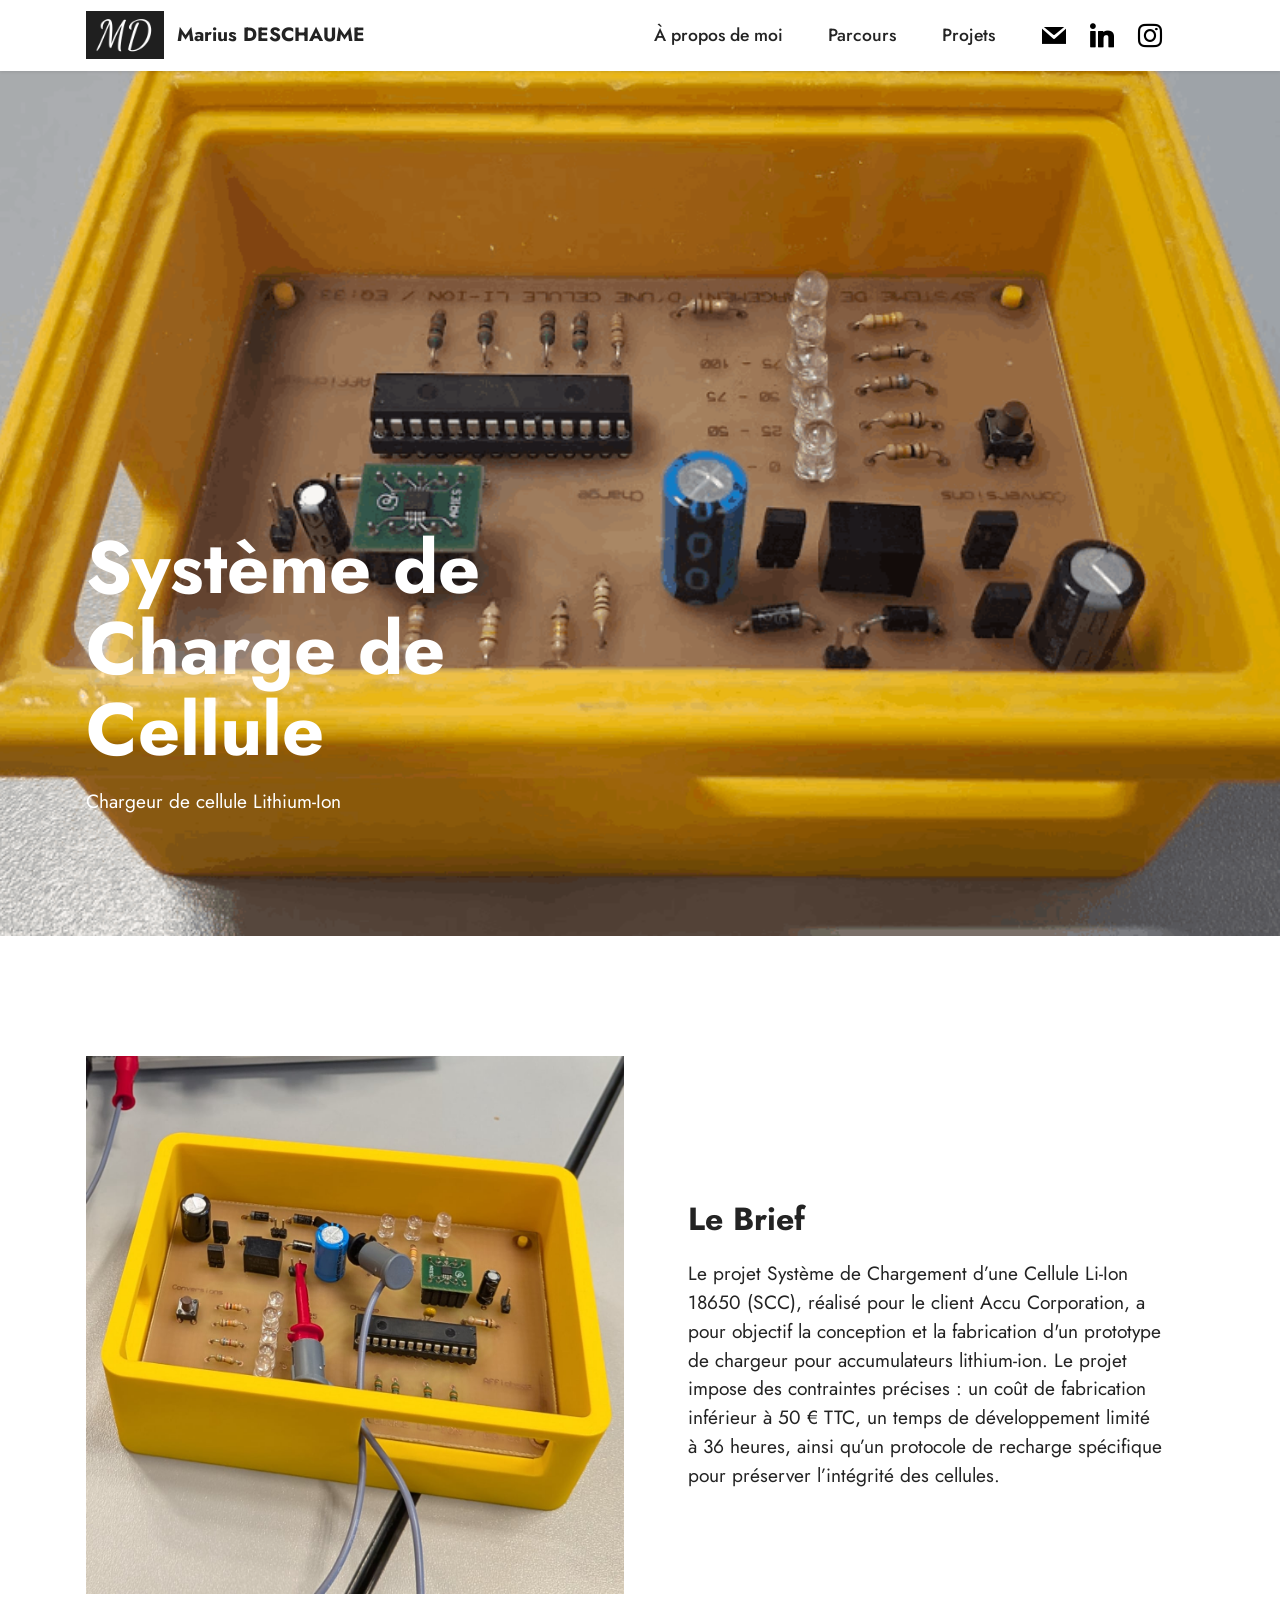
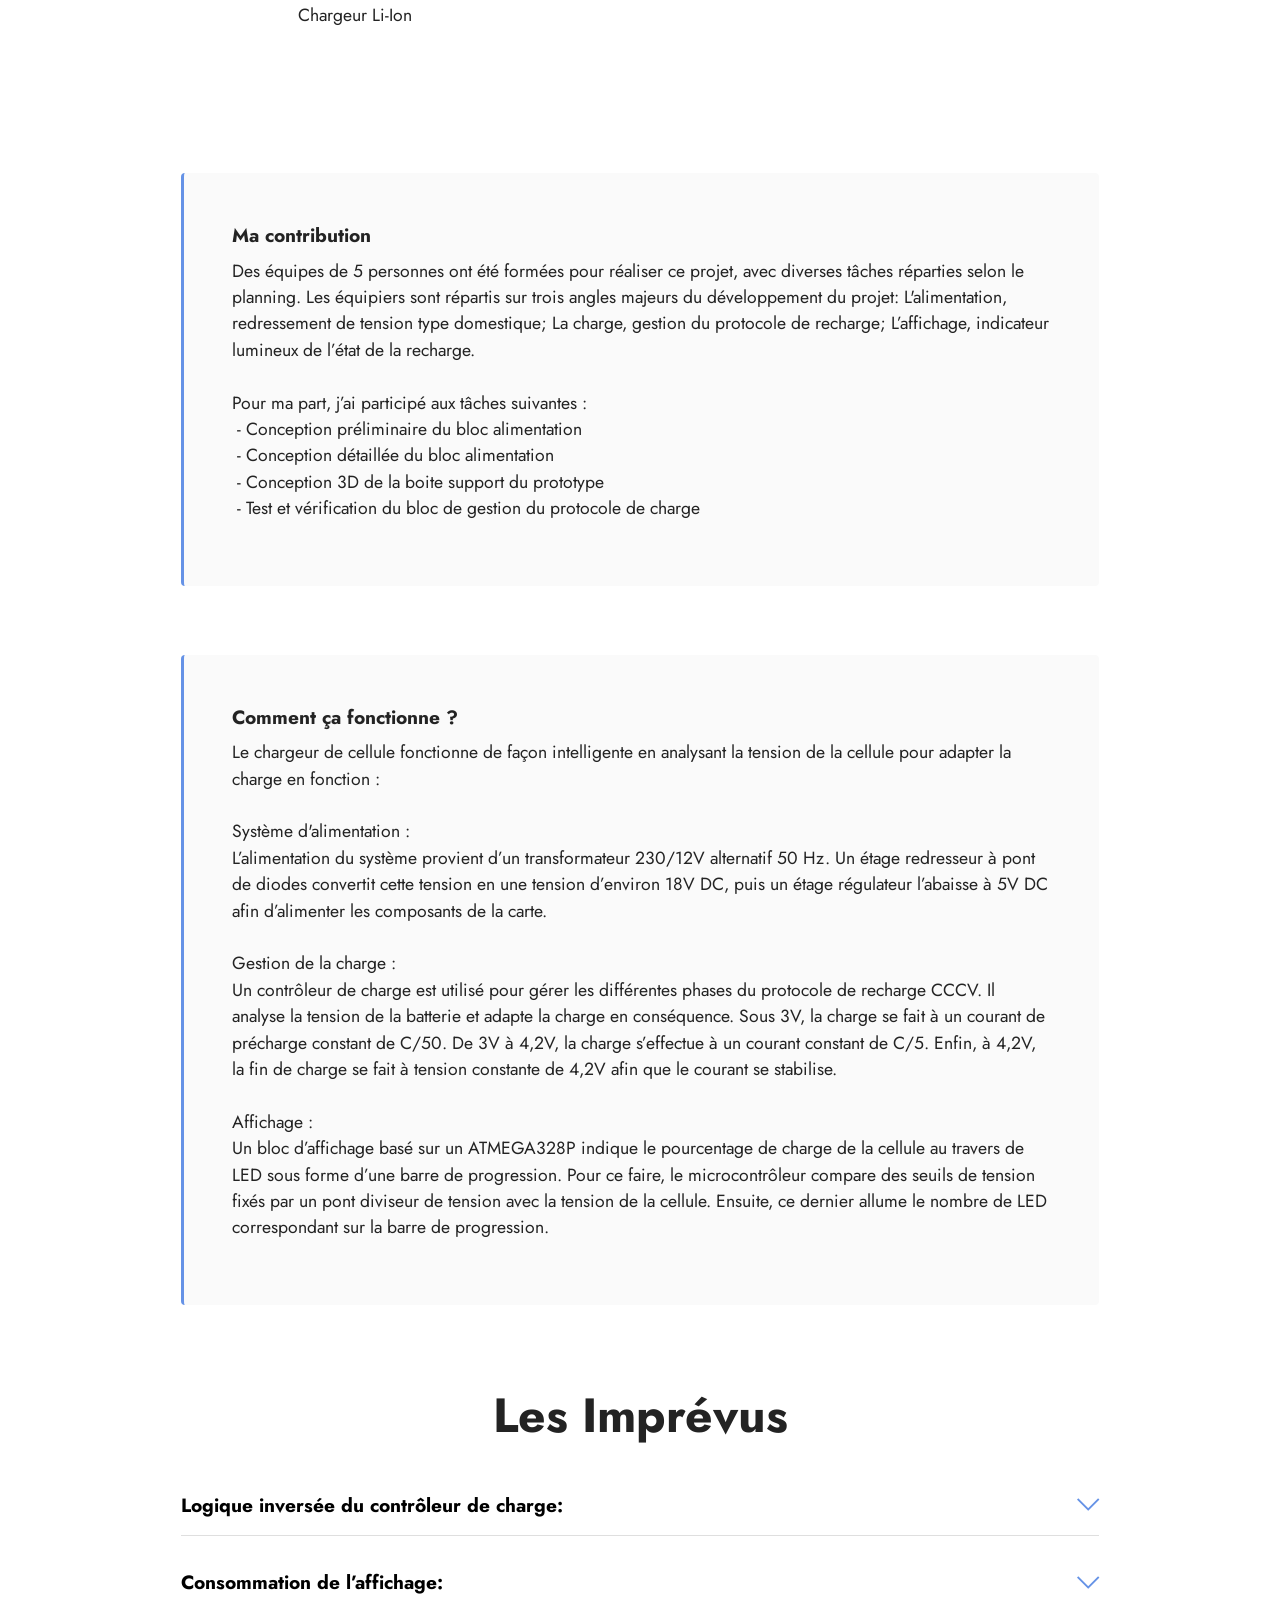
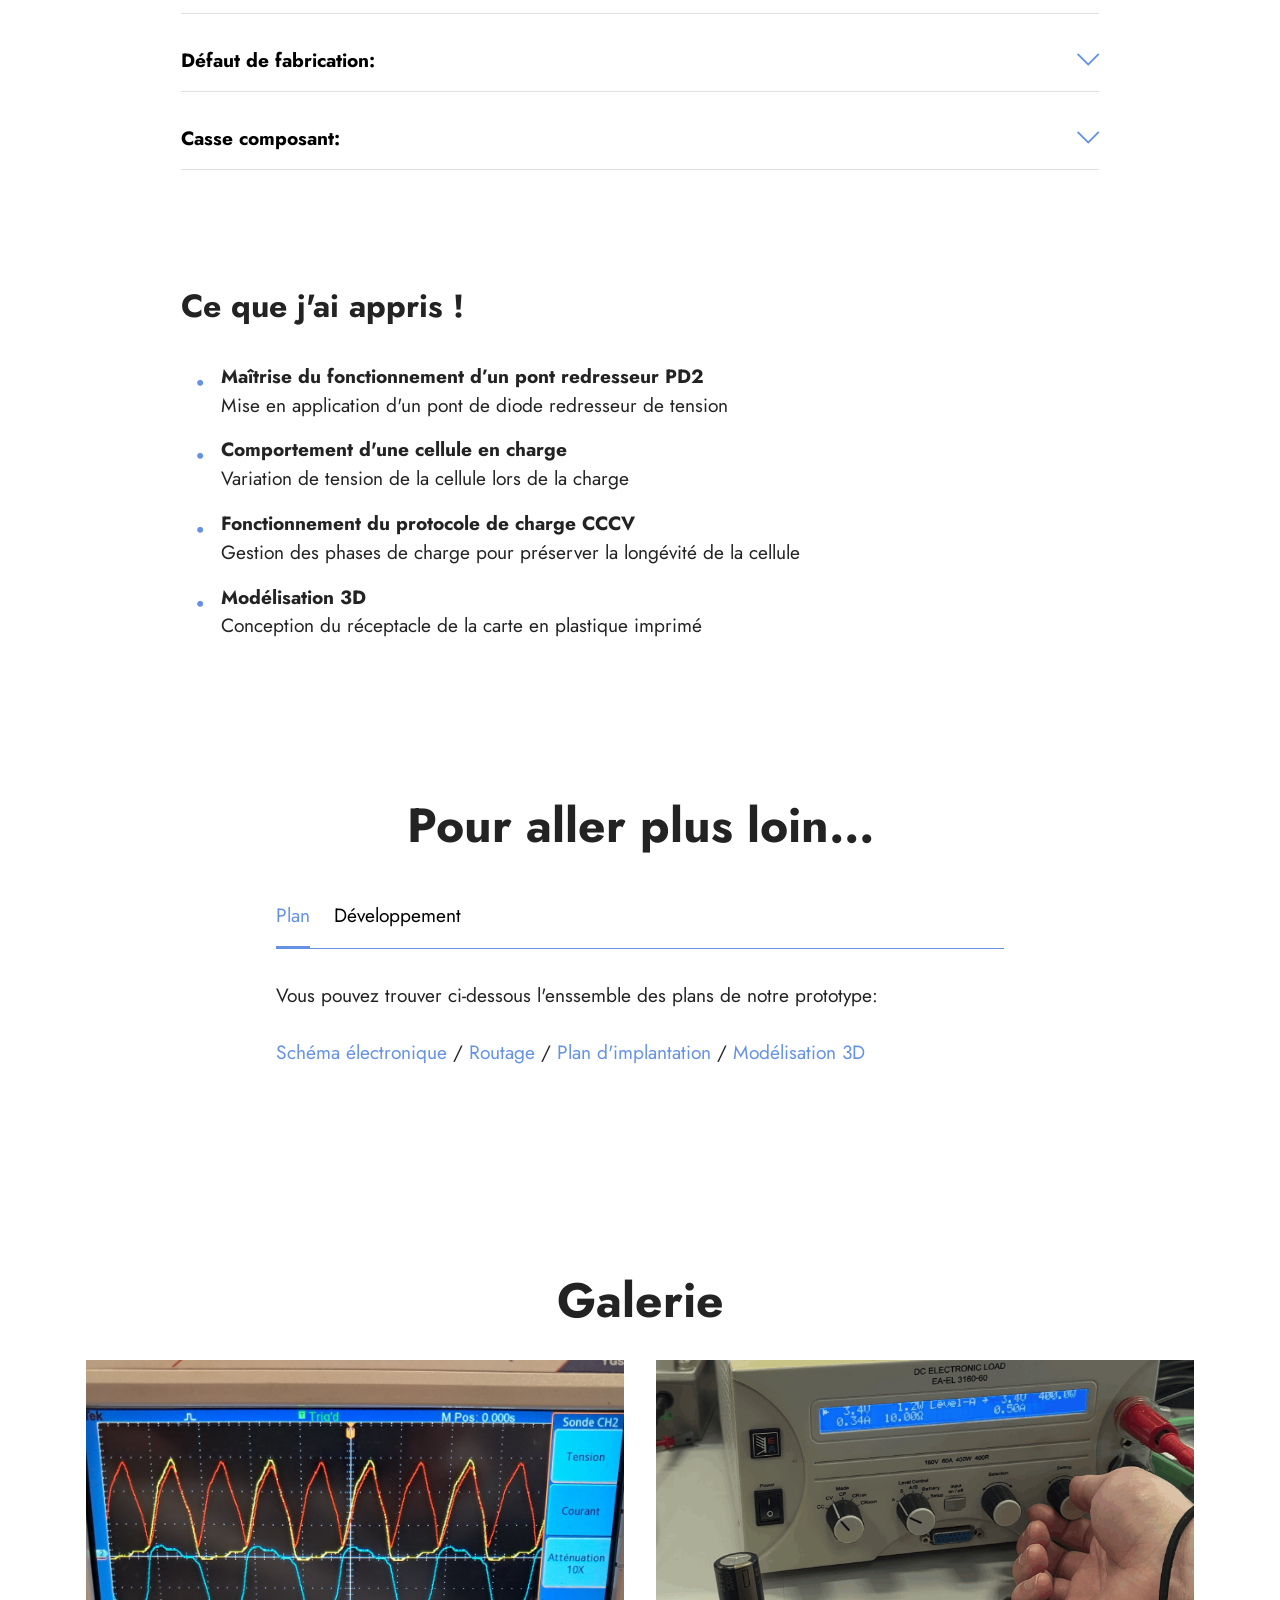
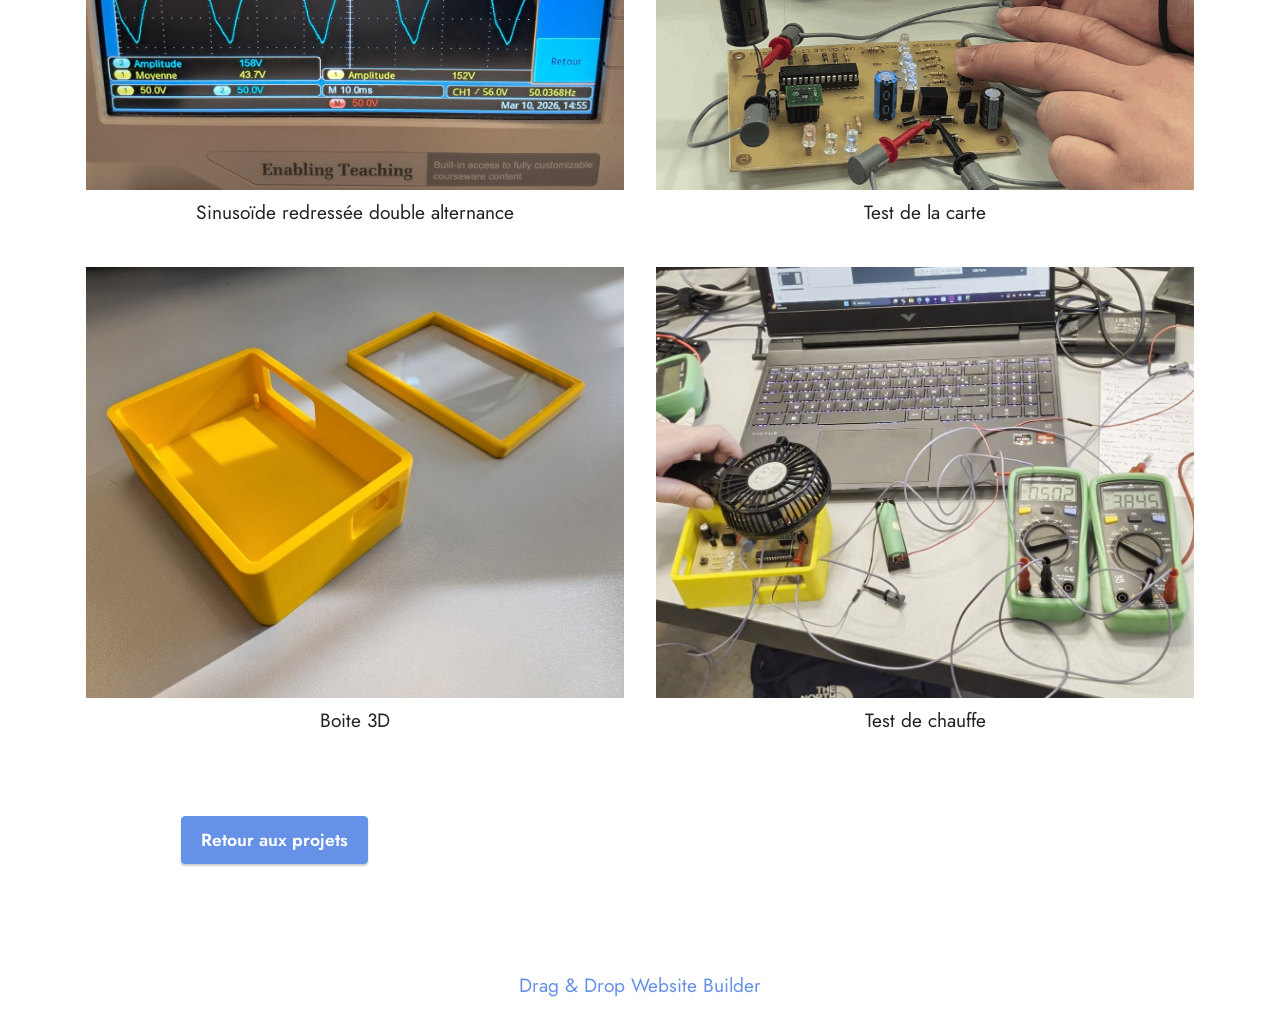
<file: page4.html>
<!DOCTYPE html>
<html  >
<head>
  <!-- Site made with Mobirise Website Builder v6.1.12, https://mobirise.com -->
  <meta charset="UTF-8">
  <meta http-equiv="X-UA-Compatible" content="IE=edge">
  <meta name="generator" content="Mobirise v6.1.12, mobirise.com">
  <meta name="viewport" content="width=device-width, initial-scale=1, minimum-scale=1">
  <link rel="shortcut icon" href="assets/images/initial-96x59.png" type="image/x-icon">
  <meta name="description" content="">
  
  
  <title>SCC</title>
  <link rel="stylesheet" href="assets/web/assets/mobirise-icons2/mobirise2.css">
  <link rel="stylesheet" href="assets/web/assets/mobirise-icons/mobirise-icons.css">
  <link rel="stylesheet" href="assets/bootstrap/css/bootstrap.min.css">
  <link rel="stylesheet" href="assets/parallax/jarallax.css">
  <link rel="stylesheet" href="assets/dropdown/css/style.css">
  <link rel="stylesheet" href="assets/socicon/css/styles.css">
  <link rel="stylesheet" href="assets/theme/css/style.css">
  <link rel="preload" href="https://fonts.googleapis.com/css?family=Jost:100,200,300,400,500,600,700,800,900,100i,200i,300i,400i,500i,600i,700i,800i,900i&display=swap" as="style" onload="this.onload=null;this.rel='stylesheet'">
  <noscript><link rel="stylesheet" href="https://fonts.googleapis.com/css?family=Jost:100,200,300,400,500,600,700,800,900,100i,200i,300i,400i,500i,600i,700i,800i,900i&display=swap"></noscript>
  <link rel="preload" as="style" href="assets/mobirise/css/mbr-additional.css?v=OeglzG"><link rel="stylesheet" href="assets/mobirise/css/mbr-additional.css?v=OeglzG" type="text/css">

  
  
  
</head>
<body>
  
  <section data-bs-version="5.1" class="menu menu3 cid-vkgU8IMxt8" once="menu" id="menu3-1m">
    
    <nav class="navbar navbar-dropdown navbar-fixed-top navbar-expand-lg">
        <div class="container">
            <div class="navbar-brand">
                <span class="navbar-logo">
                    <a href="index.html#top">
                        <img src="assets/images/initial-96x59.png" alt="" style="height: 3rem;">
                    </a>
                </span>
                <span class="navbar-caption-wrap"><a class="navbar-caption text-black text-primary display-7" href="index.html">Marius DESCHAUME</a></span>
            </div>
            <button class="navbar-toggler" type="button" data-toggle="collapse" data-bs-toggle="collapse" data-target="#navbarSupportedContent" data-bs-target="#navbarSupportedContent" aria-controls="navbarNavAltMarkup" aria-expanded="false" aria-label="Toggle navigation">
                <div class="hamburger">
                    <span></span>
                    <span></span>
                    <span></span>
                    <span></span>
                </div>
            </button>
            <div class="collapse navbar-collapse" id="navbarSupportedContent">
                <ul class="navbar-nav nav-dropdown nav-right" data-app-modern-menu="true"><li class="nav-item"><a class="nav-link link text-black text-primary display-4" href="index.html#testimonials1-6">À propos de moi</a></li>
                    <li class="nav-item"><a class="nav-link link text-black text-primary display-4" href="index.html#timeline3-19">Parcours</a></li>
                    <li class="nav-item"><a class="nav-link link text-black text-primary display-4" href="index.html#slider5-d">Projets</a>
                    </li></ul>
                <div class="icons-menu">
                    <a class="iconfont-wrapper" href="mailto:ma.deschaume@gmail.com">
                        <span class="p-2 mbr-iconfont socicon-mail socicon"></span>
                    </a>
                    <a class="iconfont-wrapper" href="http://linkedin.com/in/marius-deschaume-1131a6300" target="_blank">
                        <span class="p-2 mbr-iconfont socicon-linkedin socicon"></span>
                    </a>
                    <a class="iconfont-wrapper" href="https://mobiri.se" target="_blank">
                        <span class="p-2 mbr-iconfont socicon-instagram socicon"></span>
                    </a>
                    
                </div>
                
            </div>
        </div>
    </nav>
</section>

<section data-bs-version="5.1" class="header4 cid-vkgU8J6vfh mbr-fullscreen mbr-parallax-background" id="header4-1n">

    
    
    <div class="container">
        <div class="row">
            <div class="content-wrap">
                <h1 class="mbr-section-title mbr-fonts-style mbr-white mb-3 display-1">
                    <strong>Système de Charge de Cellule</strong></h1>
                
                <p class="mbr-fonts-style mbr-text mbr-white mb-3 display-7">
                    Chargeur de cellule Lithium-Ion</p>

                
            </div>
        </div>
    </div>
</section>

<section data-bs-version="5.1" class="image1 cid-vkgU8Jk0lD" id="image1-1o">
    

    
    

    <div class="container">
        <div class="row align-items-center">
            <div class="col-12 col-lg-6">
                <div class="image-wrapper">
                    <img src="assets/images/carr-scc-1256x1257.jpg" alt="">
                    <p class="mbr-description mbr-fonts-style pt-2 align-center display-4">
                    Chargeur Li-Ion</p>
                </div>
            </div>
            <div class="col-12 col-lg">
                <div class="text-wrapper">
                    <h3 class="mbr-section-title mbr-fonts-style mb-3 display-5">
                        <strong>Le Brief</strong></h3>
                    <p class="mbr-text mbr-fonts-style display-7">
                        Le projet Système de Chargement d’une Cellule Li-Ion 18650 (SCC), réalisé pour le client Accu Corporation, a pour objectif la conception et la fabrication d'un prototype de chargeur pour accumulateurs lithium-ion. Le projet impose des contraintes précises : un coût de fabrication inférieur à 50 € TTC, un temps de développement limité à 36 heures, ainsi qu’un protocole de recharge spécifique pour préserver l’intégrité des cellules.</p>
                </div>
            </div>
        </div>
    </div>
</section>

<section data-bs-version="5.1" class="content7 cid-vkgU8JyIAm" id="content7-1p">
    
    <div class="container">
        <div class="row justify-content-center">
            <div class="col-12 col-md-10">
                <blockquote>
                <h5 class="mbr-section-title mbr-fonts-style mb-2 display-7"><strong>Ma contribution</strong></h5>
                <p class="mbr-text mbr-fonts-style display-4">Des équipes de 5 personnes ont été formées pour réaliser ce projet, avec diverses tâches réparties selon le planning. Les équipiers sont répartis sur trois angles majeurs du développement du projet: L'alimentation, redressement de tension type domestique; La charge, gestion du protocole de recharge; L’affichage, indicateur lumineux de l’état de la recharge.
<br>
<br>Pour ma part, j’ai participé aux tâches suivantes :
<br>&nbsp;- Conception préliminaire du bloc alimentation
<br>&nbsp;- Conception détaillée du bloc alimentation
<br>&nbsp;- Conception 3D de la boite support du prototype
<br>&nbsp;- Test et vérification du bloc de gestion du protocole de charge&nbsp;<br></p></blockquote>
            </div>
        </div>
    </div>
</section>

<section data-bs-version="5.1" class="content7 cid-vkgU8JEqOv" id="content7-1q">
    
    <div class="container">
        <div class="row justify-content-center">
            <div class="col-12 col-md-10">
                <blockquote>
                <h5 class="mbr-section-title mbr-fonts-style mb-2 display-7"><strong>Comment ça fonctionne ?</strong></h5>
                <p class="mbr-text mbr-fonts-style display-4">Le chargeur de cellule fonctionne de façon intelligente en analysant la tension de la cellule pour adapter la charge en fonction :
<br>
<br>Système d'alimentation : 
<br>L’alimentation du système provient d’un transformateur 230/12V alternatif 50 Hz. Un étage redresseur à pont de diodes convertit cette tension en une tension d’environ 18V DC, puis un étage régulateur l’abaisse à 5V DC afin d’alimenter les composants de la carte.
<br>
<br>Gestion de la charge : 
<br>Un contrôleur de charge est utilisé pour gérer les différentes phases du protocole de recharge CCCV. Il analyse la tension de la batterie et adapte la charge en conséquence. Sous 3V, la charge se fait à un courant de précharge constant de C/50. De 3V à 4,2V, la charge s’effectue à un courant constant de C/5. Enfin, à 4,2V, la fin de charge se fait à tension constante de 4,2V afin que le courant se stabilise.
<br>
<br>Affichage : 
<br>Un bloc d’affichage basé sur un ATMEGA328P indique le pourcentage de charge de la cellule au travers de LED sous forme d’une barre de progression. Pour ce faire, le microcontrôleur compare des seuils de tension fixés par un pont diviseur de tension avec la tension de la cellule. Ensuite, ce dernier allume le nombre de LED correspondant sur la barre de progression.&nbsp;<br></p></blockquote>
            </div>
        </div>
    </div>
</section>

<section data-bs-version="5.1" class="content16 cid-vkgU8JNazP" id="content16-1r">

    

    
    
    <div class="container">
        <div class="row justify-content-center">
            <div class="col-12 col-md-10">
                <div class="mbr-section-head align-center mb-4">
                    <h3 class="mbr-section-title mb-0 mbr-fonts-style display-2"><strong>Les Imprévus</strong></h3>
                    
                </div>
                <div id="bootstrap-accordion_51" class="panel-group accordionStyles accordion" role="tablist" aria-multiselectable="true">
                    <div class="card mb-3">
                        <div class="card-header" role="tab" id="headingOne">
                            <a role="button" class="panel-title collapsed" data-toggle="collapse" data-bs-toggle="collapse" data-core="" href="#collapse1_51" aria-expanded="false" aria-controls="collapse1">
                                <h6 class="panel-title-edit mbr-fonts-style mb-0 display-7"><strong>Logique inversée du contrôleur de charge:</strong></h6>
                                <span class="sign mbr-iconfont mbri-arrow-down"></span>
                            </a>
                        </div>
                        <div id="collapse1_51" class="panel-collapse noScroll collapse" role="tabpanel" aria-labelledby="headingOne" data-parent="#accordion" data-bs-parent="#bootstrap-accordion_51">
                            <div class="panel-body">
                                <p class="mbr-fonts-style panel-text display-4">Le contrôleur de charge est prévu pour avoir trois LEDs servant d’indicateur pour l’état en charge, l’état chargé, la validité de la tension d’alimentation. Lors des premiers maquettages, les LEDs avaient été montées en logique simple alors que les pins des sorties du contrôleur de charge prévu pour les LEDs fonctionnent en logique inversée. Par la suite, le montage des LEDs a donc été revu afin de correspondre à la logique inversée.</p>
                            </div>
                        </div>
                    </div>
                    <div class="card mb-3">
                        <div class="card-header" role="tab" id="headingOne">
                            <a role="button" class="panel-title collapsed" data-toggle="collapse" data-bs-toggle="collapse" data-core="" href="#collapse2_51" aria-expanded="false" aria-controls="collapse2">
                                <h6 class="panel-title-edit mbr-fonts-style mb-0 display-7"><strong>Consommation de l’affichage:</strong></h6>
                                <span class="sign mbr-iconfont mbri-arrow-down"></span>
                            </a>
                        </div>
                        <div id="collapse2_51" class="panel-collapse noScroll collapse" role="tabpanel" aria-labelledby="headingOne" data-parent="#accordion" data-bs-parent="#bootstrap-accordion_51">
                            <div class="panel-body">
                                <p class="mbr-fonts-style panel-text display-4">
                                    Les premiers tests ont montré que la partie affichage consommait beaucoup de courant ce qui aurait pénalisé la recharge complète de la cellule. Il a donc été décidé en cours de projet, en accord avec le client, d’ajouter un bouton poussoir pilotant l’alimentation de ce bloc affichage afin de ne l'allumer que lorsqu'on souhaite voir où en est la charge.</p>
                            </div>
                        </div>
                    </div>
                    <div class="card mb-3">
                        <div class="card-header" role="tab" id="headingOne">
                            <a role="button" class="panel-title collapsed" data-toggle="collapse" data-bs-toggle="collapse" data-core="" href="#collapse3_51" aria-expanded="false" aria-controls="collapse3">
                                <h6 class="panel-title-edit mbr-fonts-style mb-0 display-7"><strong>Défaut de fabrication:</strong></h6>
                                <span class="sign mbr-iconfont mbri-arrow-down"></span>
                            </a>
                        </div>
                        <div id="collapse3_51" class="panel-collapse noScroll collapse" role="tabpanel" aria-labelledby="headingOne" data-parent="#accordion" data-bs-parent="#bootstrap-accordion_51">
                            <div class="panel-body">
                                <p class="mbr-fonts-style panel-text display-4">
                                    Lors de la fabrication du prototype une inversion de composant a été faite, un condensateur de 250uF a été monté au lieu du condensateur de 1000uF prévu initialement, ce condensateur a pour rôle de lisser et de rehausser la tension en sortie du pont PD2 redresseur de tension. Lors de la connexion de la cellule la tension chutait donc à 3V et ne permettait pas la recharge. Après identification, le condensateur a été remplacé.</p>
                            </div>
                        </div>
                    </div>
                    <div class="card mb-3">
                        <div class="card-header" role="tab" id="headingOne">
                            <a role="button" class="panel-title collapsed" data-toggle="collapse" data-bs-toggle="collapse" data-core="" href="#collapse4_51" aria-expanded="false" aria-controls="collapse4">
                                <h6 class="panel-title-edit mbr-fonts-style mb-0 display-7"><strong>Casse composant:</strong></h6>
                                <span class="sign mbr-iconfont mbri-arrow-down"></span>
                            </a>
                        </div>
                        <div id="collapse4_51" class="panel-collapse noScroll collapse" role="tabpanel" aria-labelledby="headingOne" data-parent="#accordion" data-bs-parent="#bootstrap-accordion_51">
                            <div class="panel-body">
                                <p class="mbr-fonts-style panel-text display-4">
                                    Lors d’une vérification, une erreur d’alimentation de la carte a été commise, cette dernière a été alimentée en 20V continu au lieu du 5V. Notre contrôleur de charge a immédiatement brûlé. Le composant a dû être remplacé.</p>
                            </div>
                        </div>
                    </div>
                    
                    
                </div>
            </div>
        </div>
    </div>
</section>

<section data-bs-version="5.1" class="content14 cid-vkgU8JZXI5" id="content14-1s">
    

    
    
    
    <div class="container">
        <div class="row justify-content-center">
            <div class="col-md-12 col-lg-10">
                    <h3 class="mbr-section-title mbr-fonts-style mb-4 display-5">
                        <strong>Ce que j'ai appris !</strong></h3>
                <ul class="list mbr-fonts-style display-7">
                    <li><strong>Maîtrise du fonctionnement d’un pont redresseur PD2</strong><br>Mise en application d'un pont de diode redresseur de tension</li>
                    <li><strong>Comportement d'une cellule en charge</strong><br>Variation de tension de la cellule lors de la charge</li>
                    <li><strong>Fonctionnement du protocole de charge CCCV</strong><br>Gestion des phases de charge pour préserver la longévité de la cellule</li>
                    <li><strong>Modélisation 3D</strong><br>Conception du réceptacle de la carte en plastique imprimé</li>
                </ul>
            </div>
        </div>
    </div>
</section>

<section data-bs-version="5.1" class="tabs content18 cid-vkgU8K9lyn" id="tabs1-1t">

    

    
    
    <div class="container">
        <div class="row justify-content-center">
            <div class="col-12 col-md-8">
                <h3 class="mbr-section-title mb-0 mbr-fonts-style display-2">
                    <strong>Pour aller plus loin...</strong></h3>
                
            </div>
        </div>
        <div class="row justify-content-center mt-4">
            <div class="col-12 col-md-8">
                <ul class="nav nav-tabs mb-4" role="tablist">
                    <li class="nav-item first mbr-fonts-style"><a class="nav-link mbr-fonts-style show active display-7" role="tab" data-toggle="tab" data-bs-toggle="tab" href="#tabs1-1t_tab0" aria-selected="true">Plan<br></a></li>
                    <li class="nav-item"><a class="nav-link mbr-fonts-style active display-7" role="tab" data-toggle="tab" data-bs-toggle="tab" href="#tabs1-1t_tab1" aria-selected="true">Développement<br></a></li>
                    
                    
                    
                    
                </ul>
                <div class="tab-content">
                    <div id="tab1" class="tab-pane in active" role="tabpanel">
                        <div class="row">
                            <div class="col-md-12">
                                <p class="mbr-text mbr-fonts-style display-7">Vous pouvez trouver ci-dessous l'enssemble des plans de notre prototype:<br><br><a href="assets/files/Schma-lectriqueSCC.pdf" class="text-primary" target="_blank">Schéma électronique</a> / <a href="assets/files/routage-SCC.pdf" class="text-primary" target="_blank">Routage</a>&nbsp;/ <a href="assets/files/Schma-implantationSCC.pdf" class="text-primary" target="_blank">Plan d'implantation</a>&nbsp;/ <a href="assets/files/3D-SCC.pdf" class="text-primary" target="_blank">Modélisation 3D</a></p>
                            </div>
                        </div>
                    </div>
                    <div id="tab2" class="tab-pane" role="tabpanel">
                        <div class="row">
                            <div class="col-md-12">
                                <p class="mbr-text mbr-fonts-style display-7">
                                    Ici ce trouve les dossier de conception et de fabrication du projet:<br><br><a href="assets/files/DDC_SCC.pdf" class="text-primary" target="_blank">Dossier de Conception</a> / <a href="assets/files/DDF_SCC.pdf" class="text-primary" target="_blank">Dossier de Fabrication</a></p>
                            </div>
                        </div>
                    </div>
                    
                    
                    
                    
                </div>
            </div>
        </div>
    </div>
</section>

<section data-bs-version="5.1" class="gallery4 mbr-gallery cid-vkgU8Kogz4" id="gallery4-1u">
    

    
    

    <div class="container">
        <div class="mbr-section-head">
            <h3 class="mbr-section-title mbr-fonts-style align-center m-0 display-2"><strong>Galerie</strong></h3>
            
        </div>
        <div class="row mbr-gallery mt-4">
            <div class="col-12 col-md-6 col-lg-6 item gallery-image active">
                <div class="item-wrapper" data-toggle="modal" data-bs-toggle="modal" data-target="#vkRd4ZeC9F-modal" data-bs-target="#vkRd4ZeC9F-modal">
                    <img class="w-100" src="assets/images/oscilation-de-la-double-alternance-1256x1005.jpg" alt="" data-slide-to="0" data-bs-slide-to="0" data-target="#lb-vkRd4ZeC9F" data-bs-target="#lb-vkRd4ZeC9F">
                    <div class="icon-wrapper">
                        <span class="mobi-mbri mobi-mbri-search mbr-iconfont mbr-iconfont-btn"></span>
                    </div>
                </div>
                <h6 class="mbr-item-subtitle mbr-fonts-style align-center mb-2 mt-2 display-7">Sinusoïde redressée double alternance</h6>
            </div><div class="col-12 col-md-6 col-lg-6 item gallery-image">
                <div class="item-wrapper" data-toggle="modal" data-bs-toggle="modal" data-target="#vkRd4ZeC9F-modal" data-bs-target="#vkRd4ZeC9F-modal">
                    <img class="w-100" src="assets/images/test-de-la-carte-803x642.png" alt="" data-slide-to="1" data-bs-slide-to="1" data-target="#lb-vkRd4ZeC9F" data-bs-target="#lb-vkRd4ZeC9F">
                    <div class="icon-wrapper">
                        <span class="mobi-mbri mobi-mbri-search mbr-iconfont mbr-iconfont-btn"></span>
                    </div>
                </div>
                <h6 class="mbr-item-subtitle mbr-fonts-style align-center mb-2 mt-2 display-7">Test de la carte</h6>
            </div><div class="col-12 col-md-6 col-lg-6 item gallery-image">
                <div class="item-wrapper" data-toggle="modal" data-bs-toggle="modal" data-target="#vkRd4ZeC9F-modal" data-bs-target="#vkRd4ZeC9F-modal">
                    <img class="w-100" src="assets/images/boite-1256x1005.jpg" alt="" data-slide-to="2" data-bs-slide-to="2" data-target="#lb-vkRd4ZeC9F" data-bs-target="#lb-vkRd4ZeC9F">
                    <div class="icon-wrapper">
                        <span class="mobi-mbri mobi-mbri-search mbr-iconfont mbr-iconfont-btn"></span>
                    </div>
                </div>
                <h6 class="mbr-item-subtitle mbr-fonts-style align-center mb-2 mt-2 display-7">Boite 3D</h6>
            </div><div class="col-12 col-md-6 col-lg-6 item gallery-image">
                <div class="item-wrapper" data-toggle="modal" data-bs-toggle="modal" data-target="#vkRd4ZeC9F-modal" data-bs-target="#vkRd4ZeC9F-modal">
                    <img class="w-100" src="assets/images/test-de-chauffe-scc-1131x905.jpg" alt="" data-slide-to="3" data-bs-slide-to="3" data-target="#lb-vkRd4ZeC9F" data-bs-target="#lb-vkRd4ZeC9F">
                    <div class="icon-wrapper">
                        <span class="mobi-mbri mobi-mbri-search mbr-iconfont mbr-iconfont-btn"></span>
                    </div>
                </div>
                <h6 class="mbr-item-subtitle mbr-fonts-style align-center mb-2 mt-2 display-7">Test de chauffe</h6>
            </div>
            
            
            
        </div>

        <div class="modal mbr-slider" tabindex="-1" role="dialog" aria-hidden="true" id="vkRd4ZeC9F-modal">
            <div class="modal-dialog" role="document">
                <div class="modal-content">
                    <div class="modal-body">
                        <div class="carousel slide" id="lb-vkRd4ZeC9F" data-interval="5000" data-bs-interval="5000">
                            <div class="carousel-inner">
                                <div class="carousel-item active">
                                    <img class="d-block w-100" src="assets/images/oscilation-de-la-double-alternance-1256x1005.jpg" alt="Mobirise Website Builder">
                                </div><div class="carousel-item">
                                    <img class="d-block w-100" src="assets/images/test-de-la-carte-803x642.png" alt="Mobirise Website Builder">
                                </div><div class="carousel-item">
                                    <img class="d-block w-100" src="assets/images/boite-1256x1005.jpg" alt="Mobirise Website Builder">
                                </div><div class="carousel-item">
                                    <img class="d-block w-100" src="assets/images/test-de-chauffe-scc-1131x905.jpg" alt="Mobirise Website Builder">
                                </div>
                                
                                
                                
                            </div>
                            <ol class="carousel-indicators">
                                <li data-slide-to="0" data-bs-slide-to="0" class="active" data-target="#lb-vkRd4ZeC9F" data-bs-target="#lb-vkRd4ZeC9F"></li>
                                <li data-slide-to="1" data-bs-slide-to="1" data-target="#lb-vkRd4ZeC9F" data-bs-target="#lb-vkRd4ZeC9F"></li>
                                <li data-slide-to="2" data-bs-slide-to="2" data-target="#lb-vkRd4ZeC9F" data-bs-target="#lb-vkRd4ZeC9F"></li>
                                <li data-slide-to="3" data-bs-slide-to="3" data-target="#lb-vkRd4ZeC9F" data-bs-target="#lb-vkRd4ZeC9F"></li>
                            </ol>
                            <a role="button" href="" class="close" data-dismiss="modal" data-bs-dismiss="modal" aria-label="Close">
                            </a>
                            <a class="carousel-control-prev carousel-control" role="button" data-slide="prev" data-bs-slide="prev" href="#lb-vkRd4ZeC9F">
                                <span class="mobi-mbri mobi-mbri-arrow-prev" aria-hidden="true"></span>
                                <span class="sr-only visually-hidden">Previous</span>
                            </a>
                            <a class="carousel-control-next carousel-control" role="button" data-slide="next" data-bs-slide="next" href="#lb-vkRd4ZeC9F">
                                <span class="mobi-mbri mobi-mbri-arrow-next" aria-hidden="true"></span>
                                <span class="sr-only visually-hidden">Next</span>
                            </a>
                        </div>
                    </div>
                </div>
            </div>
        </div>
    </div>
</section>

<section data-bs-version="5.1" class="content12 cid-vkgU8KQdmy" id="content12-1v">
    
    <div class="container">
        <div class="row justify-content-center">
            <div class="col-md-12 col-lg-10">
                <div class="mbr-section-btn align-center"><a class="btn btn-primary display-4" href="index.html#slider5-d">Retour aux projets</a></div>
            </div>
        </div>
    </div>
</section><section class="display-7" style="padding: 0;align-items: center;justify-content: center;flex-wrap: wrap;    align-content: center;display: flex;position: relative;height: 4rem;"><a href="https://mobiri.se/" style="flex: 1 1;height: 4rem;position: absolute;width: 100%;z-index: 1;"><img alt="" style="height: 4rem;" src="[data-uri]"></a><p style="margin: 0;text-align: center;" class="display-7">&#8204;</p><a style="z-index:1" href="https://mobirise.com/drag-drop-website-builder.html">Drag & Drop Website Builder</a></section><script src="assets/bootstrap/js/bootstrap.bundle.min.js"></script>  <script src="assets/parallax/jarallax.js"></script>  <script src="assets/smoothscroll/smooth-scroll.js"></script>  <script src="assets/ytplayer/index.js"></script>  <script src="assets/dropdown/js/navbar-dropdown.js"></script>  <script src="assets/mbr-switch-arrow/mbr-switch-arrow.js"></script>  <script src="assets/mbr-tabs/mbr-tabs.js"></script>  <script src="assets/theme/js/script.js"></script>  
  
  
</body>
</html>
</file>
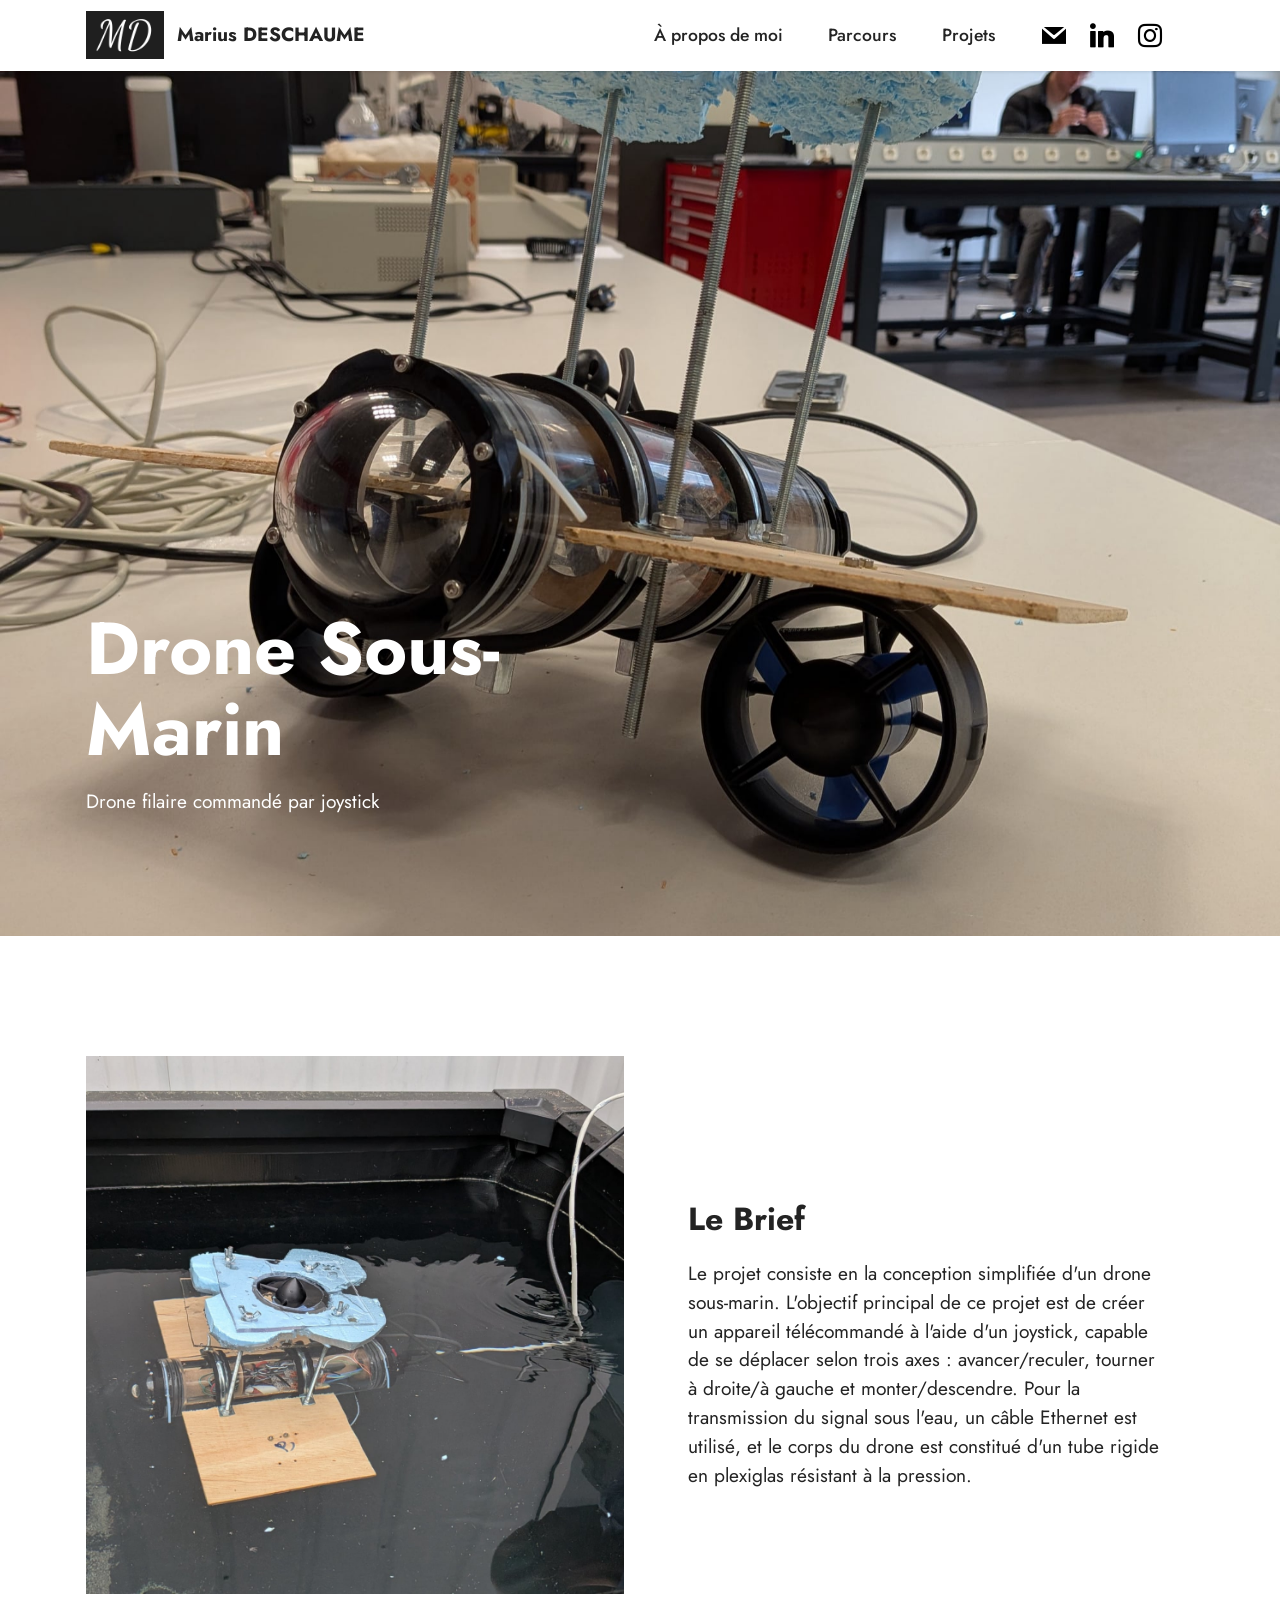
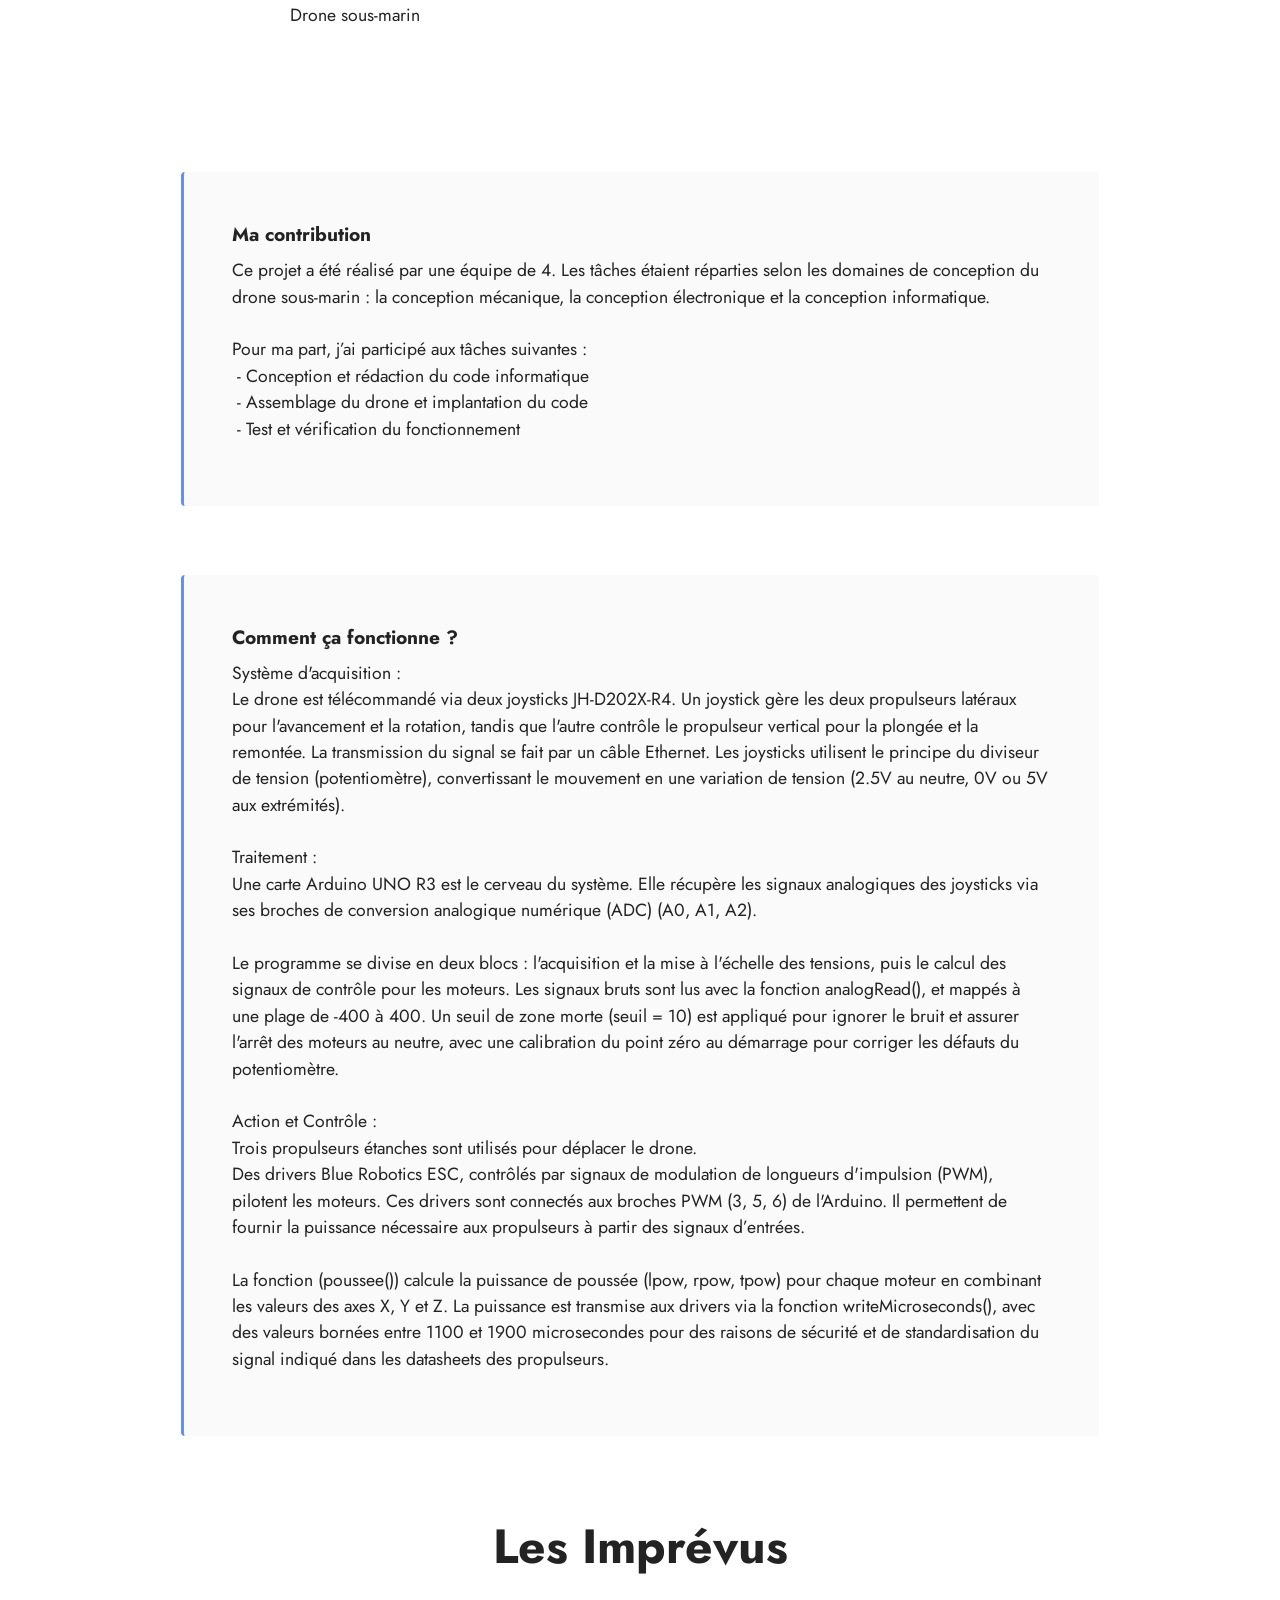
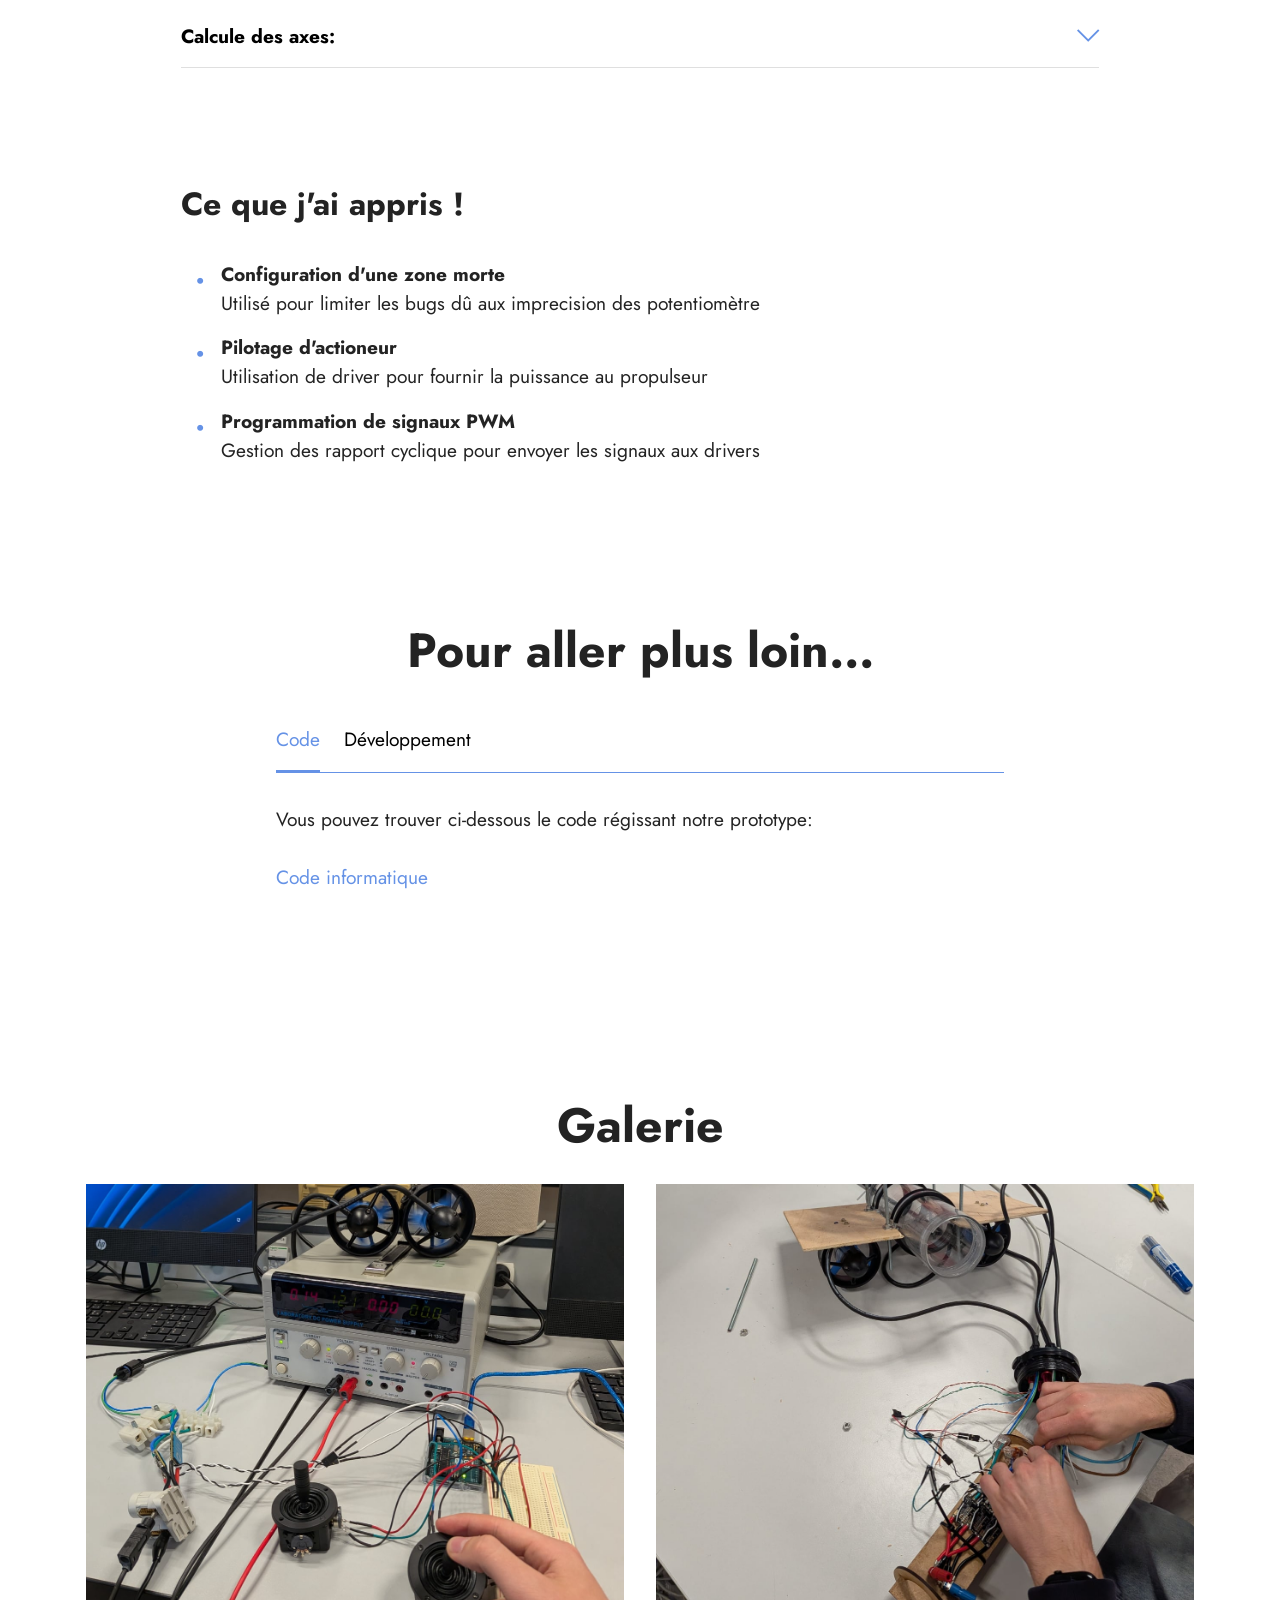
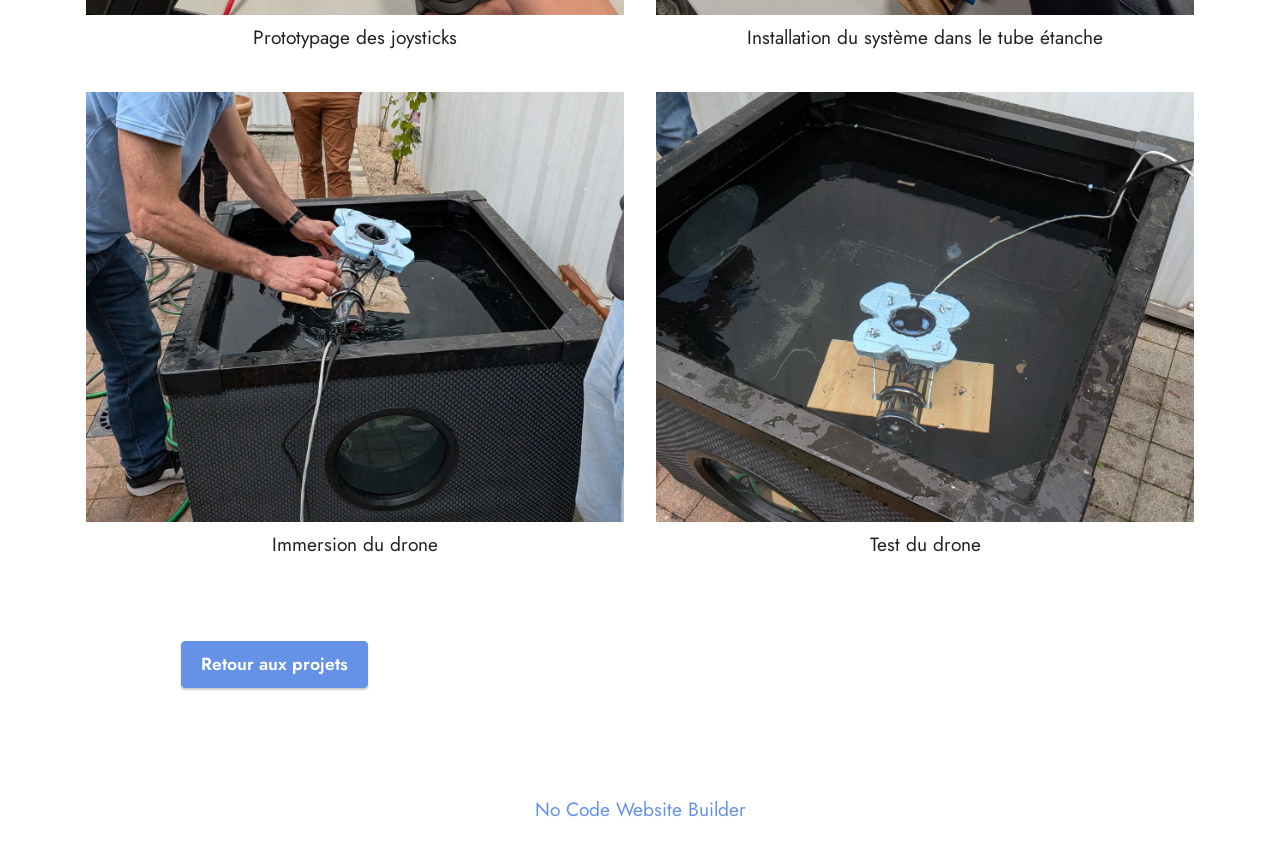
<file: page5.html>
<!DOCTYPE html>
<html  >
<head>
  <!-- Site made with Mobirise Website Builder v6.1.12, https://mobirise.com -->
  <meta charset="UTF-8">
  <meta http-equiv="X-UA-Compatible" content="IE=edge">
  <meta name="generator" content="Mobirise v6.1.12, mobirise.com">
  <meta name="viewport" content="width=device-width, initial-scale=1, minimum-scale=1">
  <link rel="shortcut icon" href="assets/images/initial-96x59.png" type="image/x-icon">
  <meta name="description" content="">
  
  
  <title>DSM</title>
  <link rel="stylesheet" href="assets/web/assets/mobirise-icons2/mobirise2.css">
  <link rel="stylesheet" href="assets/web/assets/mobirise-icons/mobirise-icons.css">
  <link rel="stylesheet" href="assets/bootstrap/css/bootstrap.min.css">
  <link rel="stylesheet" href="assets/parallax/jarallax.css">
  <link rel="stylesheet" href="assets/dropdown/css/style.css">
  <link rel="stylesheet" href="assets/socicon/css/styles.css">
  <link rel="stylesheet" href="assets/theme/css/style.css">
  <link rel="preload" href="https://fonts.googleapis.com/css?family=Jost:100,200,300,400,500,600,700,800,900,100i,200i,300i,400i,500i,600i,700i,800i,900i&display=swap" as="style" onload="this.onload=null;this.rel='stylesheet'">
  <noscript><link rel="stylesheet" href="https://fonts.googleapis.com/css?family=Jost:100,200,300,400,500,600,700,800,900,100i,200i,300i,400i,500i,600i,700i,800i,900i&display=swap"></noscript>
  <link rel="preload" as="style" href="assets/mobirise/css/mbr-additional.css?v=byFH7D"><link rel="stylesheet" href="assets/mobirise/css/mbr-additional.css?v=byFH7D" type="text/css">

  
  
  
</head>
<body>
  
  <section data-bs-version="5.1" class="menu menu3 cid-vkKh053U2A" once="menu" id="menu3-1w">
    
    <nav class="navbar navbar-dropdown navbar-fixed-top navbar-expand-lg">
        <div class="container">
            <div class="navbar-brand">
                <span class="navbar-logo">
                    <a href="index.html#top">
                        <img src="assets/images/initial-96x59.png" alt="" style="height: 3rem;">
                    </a>
                </span>
                <span class="navbar-caption-wrap"><a class="navbar-caption text-black text-primary display-7" href="index.html">Marius DESCHAUME</a></span>
            </div>
            <button class="navbar-toggler" type="button" data-toggle="collapse" data-bs-toggle="collapse" data-target="#navbarSupportedContent" data-bs-target="#navbarSupportedContent" aria-controls="navbarNavAltMarkup" aria-expanded="false" aria-label="Toggle navigation">
                <div class="hamburger">
                    <span></span>
                    <span></span>
                    <span></span>
                    <span></span>
                </div>
            </button>
            <div class="collapse navbar-collapse" id="navbarSupportedContent">
                <ul class="navbar-nav nav-dropdown nav-right" data-app-modern-menu="true"><li class="nav-item"><a class="nav-link link text-black text-primary display-4" href="index.html#testimonials1-6">À propos de moi</a></li>
                    <li class="nav-item"><a class="nav-link link text-black text-primary display-4" href="index.html#timeline3-19">Parcours</a></li>
                    <li class="nav-item"><a class="nav-link link text-black text-primary display-4" href="index.html#slider5-d">Projets</a>
                    </li></ul>
                <div class="icons-menu">
                    <a class="iconfont-wrapper" href="mailto:ma.deschaume@gmail.com">
                        <span class="p-2 mbr-iconfont socicon-mail socicon"></span>
                    </a>
                    <a class="iconfont-wrapper" href="http://linkedin.com/in/marius-deschaume-1131a6300" target="_blank">
                        <span class="p-2 mbr-iconfont socicon-linkedin socicon"></span>
                    </a>
                    <a class="iconfont-wrapper" href="https://mobiri.se" target="_blank">
                        <span class="p-2 mbr-iconfont socicon-instagram socicon"></span>
                    </a>
                    
                </div>
                
            </div>
        </div>
    </nav>
</section>

<section data-bs-version="5.1" class="header4 cid-vkKh05woOo mbr-fullscreen mbr-parallax-background" id="header4-1x">

    
    
    <div class="container">
        <div class="row">
            <div class="content-wrap">
                <h1 class="mbr-section-title mbr-fonts-style mbr-white mb-3 display-1">
                    <strong>Drone Sous-Marin</strong></h1>
                
                <p class="mbr-fonts-style mbr-text mbr-white mb-3 display-7">
                    Drone filaire commandé par joystick</p>

                
            </div>
        </div>
    </div>
</section>

<section data-bs-version="5.1" class="image1 cid-vkKh05NG3l" id="image1-1y">
    

    
    

    <div class="container">
        <div class="row align-items-center">
            <div class="col-12 col-lg-6">
                <div class="image-wrapper">
                    <img src="assets/images/dsm-carrc3a9-1256x1256.jpg" alt="">
                    <p class="mbr-description mbr-fonts-style pt-2 align-center display-4">
                    Drone sous-marin</p>
                </div>
            </div>
            <div class="col-12 col-lg">
                <div class="text-wrapper">
                    <h3 class="mbr-section-title mbr-fonts-style mb-3 display-5">
                        <strong>Le Brief</strong></h3>
                    <p class="mbr-text mbr-fonts-style display-7">
                        Le projet consiste en la conception simplifiée d'un drone sous-marin. L'objectif principal de ce projet est de créer un appareil télécommandé à l'aide d'un joystick, capable de se déplacer selon trois axes : avancer/reculer, tourner à droite/à gauche et monter/descendre. Pour la transmission du signal sous l'eau, un câble Ethernet est utilisé, et le corps du drone est constitué d'un tube rigide en plexiglas résistant à la pression.</p>
                </div>
            </div>
        </div>
    </div>
</section>

<section data-bs-version="5.1" class="content7 cid-vkKh064hZL" id="content7-1z">
    
    <div class="container">
        <div class="row justify-content-center">
            <div class="col-12 col-md-10">
                <blockquote>
                <h5 class="mbr-section-title mbr-fonts-style mb-2 display-7"><strong>Ma contribution</strong></h5>
                <p class="mbr-text mbr-fonts-style display-4">Ce projet a été réalisé par une équipe de 4. Les tâches étaient réparties selon les domaines de conception du drone sous-marin : la conception mécanique, la conception électronique et la conception informatique.
<br>
<br>Pour ma part, j’ai participé aux tâches suivantes :
<br>&nbsp;- Conception et rédaction du code informatique
<br>&nbsp;- Assemblage du drone et implantation du code
<br>&nbsp;- Test et vérification du fonctionnement&nbsp;<br></p></blockquote>
            </div>
        </div>
    </div>
</section>

<section data-bs-version="5.1" class="content7 cid-vkKh06frtN" id="content7-20">
    
    <div class="container">
        <div class="row justify-content-center">
            <div class="col-12 col-md-10">
                <blockquote>
                <h5 class="mbr-section-title mbr-fonts-style mb-2 display-7"><strong>Comment ça fonctionne ?</strong></h5>
                <p class="mbr-text mbr-fonts-style display-4">Système d'acquisition :
<br>Le drone est télécommandé via deux joysticks JH-D202X-R4. Un joystick gère les deux propulseurs latéraux pour l'avancement et la rotation, tandis que l'autre contrôle le propulseur vertical pour la plongée et la remontée. La transmission du signal se fait par un câble Ethernet. Les joysticks utilisent le principe du diviseur de tension (potentiomètre), convertissant le mouvement en une variation de tension (2.5V au neutre, 0V ou 5V aux extrémités).
<br>
<br>Traitement :
<br>Une carte Arduino UNO R3 est le cerveau du système. Elle récupère les signaux analogiques des joysticks via ses broches de conversion analogique numérique (ADC) (A0, A1, A2).
<br>
<br>Le programme se divise en deux blocs : l'acquisition et la mise à l'échelle des tensions, puis le calcul des signaux de contrôle pour les moteurs. Les signaux bruts sont lus avec la fonction analogRead(), et mappés à une plage de -400 à 400. Un seuil de zone morte (seuil = 10) est appliqué pour ignorer le bruit et assurer l'arrêt des moteurs au neutre, avec une calibration du point zéro au démarrage pour corriger les défauts du potentiomètre.
<br>
<br>Action et Contrôle :
<br>Trois propulseurs étanches sont utilisés pour déplacer le drone.
<br>Des drivers Blue Robotics ESC, contrôlés par signaux de modulation de longueurs d'impulsion (PWM), pilotent les moteurs. Ces drivers sont connectés aux broches PWM (3, 5, 6) de l'Arduino. Il permettent de fournir la puissance nécessaire aux propulseurs à partir des signaux d’entrées.
<br>
<br>La fonction (poussee()) calcule la puissance de poussée (lpow, rpow, tpow) pour chaque moteur en combinant les valeurs des axes X, Y et Z. La puissance est transmise aux drivers via la fonction writeMicroseconds(), avec des valeurs bornées entre 1100 et 1900 microsecondes pour des raisons de sécurité et de standardisation du signal indiqué dans les datasheets des propulseurs.<br></p></blockquote>
            </div>
        </div>
    </div>
</section>

<section data-bs-version="5.1" class="content16 cid-vkKh06oDUo" id="content16-21">

    

    
    
    <div class="container">
        <div class="row justify-content-center">
            <div class="col-12 col-md-10">
                <div class="mbr-section-head align-center mb-4">
                    <h3 class="mbr-section-title mb-0 mbr-fonts-style display-2"><strong>Les Imprévus</strong></h3>
                    
                </div>
                <div id="bootstrap-accordion_21" class="panel-group accordionStyles accordion" role="tablist" aria-multiselectable="true">
                    <div class="card mb-3">
                        <div class="card-header" role="tab" id="headingOne">
                            <a role="button" class="panel-title collapsed" data-toggle="collapse" data-bs-toggle="collapse" data-core="" href="#collapse1_21" aria-expanded="false" aria-controls="collapse1">
                                <h6 class="panel-title-edit mbr-fonts-style mb-0 display-7"><strong>Calcule des axes:</strong></h6>
                                <span class="sign mbr-iconfont mbri-arrow-down"></span>
                            </a>
                        </div>
                        <div id="collapse1_21" class="panel-collapse noScroll collapse" role="tabpanel" aria-labelledby="headingOne" data-parent="#accordion" data-bs-parent="#bootstrap-accordion_21">
                            <div class="panel-body">
                                <p class="mbr-fonts-style panel-text display-4">Le calcul des puissances pour les propulseurs latéraux fut plus compliqué que prévu. Lors des premiers prototypages rapides notre code s’est rapidement montré dysfonctionnel. Certaines zones de fonctionnement n'étaient pas correctes car nous avions initialement calculé les axes avancer et tourner séparément. Après plusieurs recherches nous avons déterminé qu’il fallait calculer les deux axes l’un par rapport à l’autre en utilisant la formule y - x. Nous avons donc entièrement refait nos calculs en inversant la poussée dans les valeurs négatives pour un fonctionnement normal.</p>
                            </div>
                        </div>
                    </div>
                    
                    
                    
                    
                    
                </div>
            </div>
        </div>
    </div>
</section>

<section data-bs-version="5.1" class="content14 cid-vkKh06H6TV" id="content14-22">
    

    
    
    
    <div class="container">
        <div class="row justify-content-center">
            <div class="col-md-12 col-lg-10">
                    <h3 class="mbr-section-title mbr-fonts-style mb-4 display-5">
                        <strong>Ce que j'ai appris !</strong></h3>
                <ul class="list mbr-fonts-style display-7">
                    <li><strong>Configuration d'une zone morte</strong><br>Utilisé pour limiter les bugs dû aux imprecision des potentiomètre&nbsp;</li>
                    <li><strong>Pilotage d'actioneur</strong><br>Utilisation de driver pour fournir la puissance au propulseur</li>
                    <li><strong>Programmation&nbsp;de signaux PWM</strong><br>Gestion des rapport cyclique pour envoyer les signaux aux drivers</li>
                </ul>
            </div>
        </div>
    </div>
</section>

<section data-bs-version="5.1" class="tabs content18 cid-vkKh06VCCC" id="tabs1-23">

    

    
    
    <div class="container">
        <div class="row justify-content-center">
            <div class="col-12 col-md-8">
                <h3 class="mbr-section-title mb-0 mbr-fonts-style display-2">
                    <strong>Pour aller plus loin...</strong></h3>
                
            </div>
        </div>
        <div class="row justify-content-center mt-4">
            <div class="col-12 col-md-8">
                <ul class="nav nav-tabs mb-4" role="tablist">
                    <li class="nav-item first mbr-fonts-style"><a class="nav-link mbr-fonts-style show active display-7" role="tab" data-toggle="tab" data-bs-toggle="tab" href="#tabs1-23_tab0" aria-selected="true">Code</a></li>
                    <li class="nav-item"><a class="nav-link mbr-fonts-style active display-7" role="tab" data-toggle="tab" data-bs-toggle="tab" href="#tabs1-23_tab1" aria-selected="true">Développement<br></a></li>
                    
                    
                    
                    
                </ul>
                <div class="tab-content">
                    <div id="tab1" class="tab-pane in active" role="tabpanel">
                        <div class="row">
                            <div class="col-md-12">
                                <p class="mbr-text mbr-fonts-style display-7">Vous pouvez trouver ci-dessous le code régissant notre prototype:<br><br><a href="assets/files/code_DSM.pdf" class="text-primary" target="_blank">Code informatique</a></p>
                            </div>
                        </div>
                    </div>
                    <div id="tab2" class="tab-pane" role="tabpanel">
                        <div class="row">
                            <div class="col-md-12">
                                <p class="mbr-text mbr-fonts-style display-7">
                                    Ici ce trouve les dossier de conception du projet:<br><br><a href="assets/files/DSM_DDC.pdf" class="text-primary" target="_blank">Dossier de Conception</a></p>
                            </div>
                        </div>
                    </div>
                    
                    
                    
                    
                </div>
            </div>
        </div>
    </div>
</section>

<section data-bs-version="5.1" class="gallery4 mbr-gallery cid-vkKh07rp8Z" id="gallery4-24">
    

    
    

    <div class="container">
        <div class="mbr-section-head">
            <h3 class="mbr-section-title mbr-fonts-style align-center m-0 display-2"><strong>Galerie</strong></h3>
            
        </div>
        <div class="row mbr-gallery mt-4">
            <div class="col-12 col-md-6 col-lg-6 item gallery-image active">
                <div class="item-wrapper" data-toggle="modal" data-bs-toggle="modal" data-target="#vkRd54Bjka-modal" data-bs-target="#vkRd54Bjka-modal">
                    <img class="w-100" src="assets/images/dsm2-1256x1005.jpg" alt="" data-slide-to="0" data-bs-slide-to="0" data-target="#lb-vkRd54Bjka" data-bs-target="#lb-vkRd54Bjka">
                    <div class="icon-wrapper">
                        <span class="mobi-mbri mobi-mbri-search mbr-iconfont mbr-iconfont-btn"></span>
                    </div>
                </div>
                <h6 class="mbr-item-subtitle mbr-fonts-style align-center mb-2 mt-2 display-7">Prototypage des joysticks</h6>
            </div><div class="col-12 col-md-6 col-lg-6 item gallery-image">
                <div class="item-wrapper" data-toggle="modal" data-bs-toggle="modal" data-target="#vkRd54Bjka-modal" data-bs-target="#vkRd54Bjka-modal">
                    <img class="w-100" src="assets/images/dsm1-1256x1005.jpg" alt="" data-slide-to="1" data-bs-slide-to="1" data-target="#lb-vkRd54Bjka" data-bs-target="#lb-vkRd54Bjka">
                    <div class="icon-wrapper">
                        <span class="mobi-mbri mobi-mbri-search mbr-iconfont mbr-iconfont-btn"></span>
                    </div>
                </div>
                <h6 class="mbr-item-subtitle mbr-fonts-style align-center mb-2 mt-2 display-7">Installation du système dans le tube étanche</h6>
            </div>
            
            <div class="col-12 col-md-6 col-lg-6 item gallery-image">
                <div class="item-wrapper" data-toggle="modal" data-bs-toggle="modal" data-target="#vkRd54Bjka-modal" data-bs-target="#vkRd54Bjka-modal">
                    <img class="w-100" src="assets/images/dsm4-1256x1005.jpg" alt="" data-slide-to="2" data-bs-slide-to="2" data-target="#lb-vkRd54Bjka" data-bs-target="#lb-vkRd54Bjka">
                    <div class="icon-wrapper">
                        <span class="mobi-mbri mobi-mbri-search mbr-iconfont mbr-iconfont-btn"></span>
                    </div>
                </div>
                <h6 class="mbr-item-subtitle mbr-fonts-style align-center mb-2 mt-2 display-7">Immersion du drone</h6>
            </div><div class="col-12 col-md-6 col-lg-6 item gallery-image">
                <div class="item-wrapper" data-toggle="modal" data-bs-toggle="modal" data-target="#vkRd54Bjka-modal" data-bs-target="#vkRd54Bjka-modal">
                    <img class="w-100" src="assets/images/dsm3-1256x1005.jpg" alt="" data-slide-to="3" data-bs-slide-to="3" data-target="#lb-vkRd54Bjka" data-bs-target="#lb-vkRd54Bjka">
                    <div class="icon-wrapper">
                        <span class="mobi-mbri mobi-mbri-search mbr-iconfont mbr-iconfont-btn"></span>
                    </div>
                </div>
                <h6 class="mbr-item-subtitle mbr-fonts-style align-center mb-2 mt-2 display-7">Test du drone</h6>
            </div>
            
        </div>

        <div class="modal mbr-slider" tabindex="-1" role="dialog" aria-hidden="true" id="vkRd54Bjka-modal">
            <div class="modal-dialog" role="document">
                <div class="modal-content">
                    <div class="modal-body">
                        <div class="carousel slide" id="lb-vkRd54Bjka" data-interval="5000" data-bs-interval="5000">
                            <div class="carousel-inner">
                                <div class="carousel-item active">
                                    <img class="d-block w-100" src="assets/images/dsm2-1256x1005.jpg" alt="Mobirise Website Builder">
                                </div><div class="carousel-item">
                                    <img class="d-block w-100" src="assets/images/dsm1-1256x1005.jpg" alt="Mobirise Website Builder">
                                </div>
                                
                                <div class="carousel-item">
                                    <img class="d-block w-100" src="assets/images/dsm4-1256x1005.jpg" alt="Mobirise Website Builder">
                                </div><div class="carousel-item">
                                    <img class="d-block w-100" src="assets/images/dsm3-1256x1005.jpg" alt="Mobirise Website Builder">
                                </div>
                                
                            </div>
                            <ol class="carousel-indicators">
                                <li data-slide-to="0" data-bs-slide-to="0" class="active" data-target="#lb-vkRd54Bjka" data-bs-target="#lb-vkRd54Bjka"></li>
                                <li data-slide-to="1" data-bs-slide-to="1" data-target="#lb-vkRd54Bjka" data-bs-target="#lb-vkRd54Bjka"></li>
                                <li data-slide-to="2" data-bs-slide-to="2" data-target="#lb-vkRd54Bjka" data-bs-target="#lb-vkRd54Bjka"></li>
                                <li data-slide-to="3" data-bs-slide-to="3" data-target="#lb-vkRd54Bjka" data-bs-target="#lb-vkRd54Bjka"></li>
                            </ol>
                            <a role="button" href="" class="close" data-dismiss="modal" data-bs-dismiss="modal" aria-label="Close">
                            </a>
                            <a class="carousel-control-prev carousel-control" role="button" data-slide="prev" data-bs-slide="prev" href="#lb-vkRd54Bjka">
                                <span class="mobi-mbri mobi-mbri-arrow-prev" aria-hidden="true"></span>
                                <span class="sr-only visually-hidden">Previous</span>
                            </a>
                            <a class="carousel-control-next carousel-control" role="button" data-slide="next" data-bs-slide="next" href="#lb-vkRd54Bjka">
                                <span class="mobi-mbri mobi-mbri-arrow-next" aria-hidden="true"></span>
                                <span class="sr-only visually-hidden">Next</span>
                            </a>
                        </div>
                    </div>
                </div>
            </div>
        </div>
    </div>
</section>

<section data-bs-version="5.1" class="content12 cid-vkKh07UDda" id="content12-25">
    
    <div class="container">
        <div class="row justify-content-center">
            <div class="col-md-12 col-lg-10">
                <div class="mbr-section-btn align-center"><a class="btn btn-primary display-4" href="index.html#slider5-d">Retour aux projets</a></div>
            </div>
        </div>
    </div>
</section><section class="display-7" style="padding: 0;align-items: center;justify-content: center;flex-wrap: wrap;    align-content: center;display: flex;position: relative;height: 4rem;"><a href="https://mobiri.se/" style="flex: 1 1;height: 4rem;position: absolute;width: 100%;z-index: 1;"><img alt="" style="height: 4rem;" src="[data-uri]"></a><p style="margin: 0;text-align: center;" class="display-7">&#8204;</p><a style="z-index:1" href="https://mobirise.com/builder/no-code-website-builder.html">No Code Website Builder</a></section><script src="assets/bootstrap/js/bootstrap.bundle.min.js"></script>  <script src="assets/parallax/jarallax.js"></script>  <script src="assets/smoothscroll/smooth-scroll.js"></script>  <script src="assets/ytplayer/index.js"></script>  <script src="assets/dropdown/js/navbar-dropdown.js"></script>  <script src="assets/mbr-switch-arrow/mbr-switch-arrow.js"></script>  <script src="assets/mbr-tabs/mbr-tabs.js"></script>  <script src="assets/theme/js/script.js"></script>  
  
  
</body>
</html>
</file>
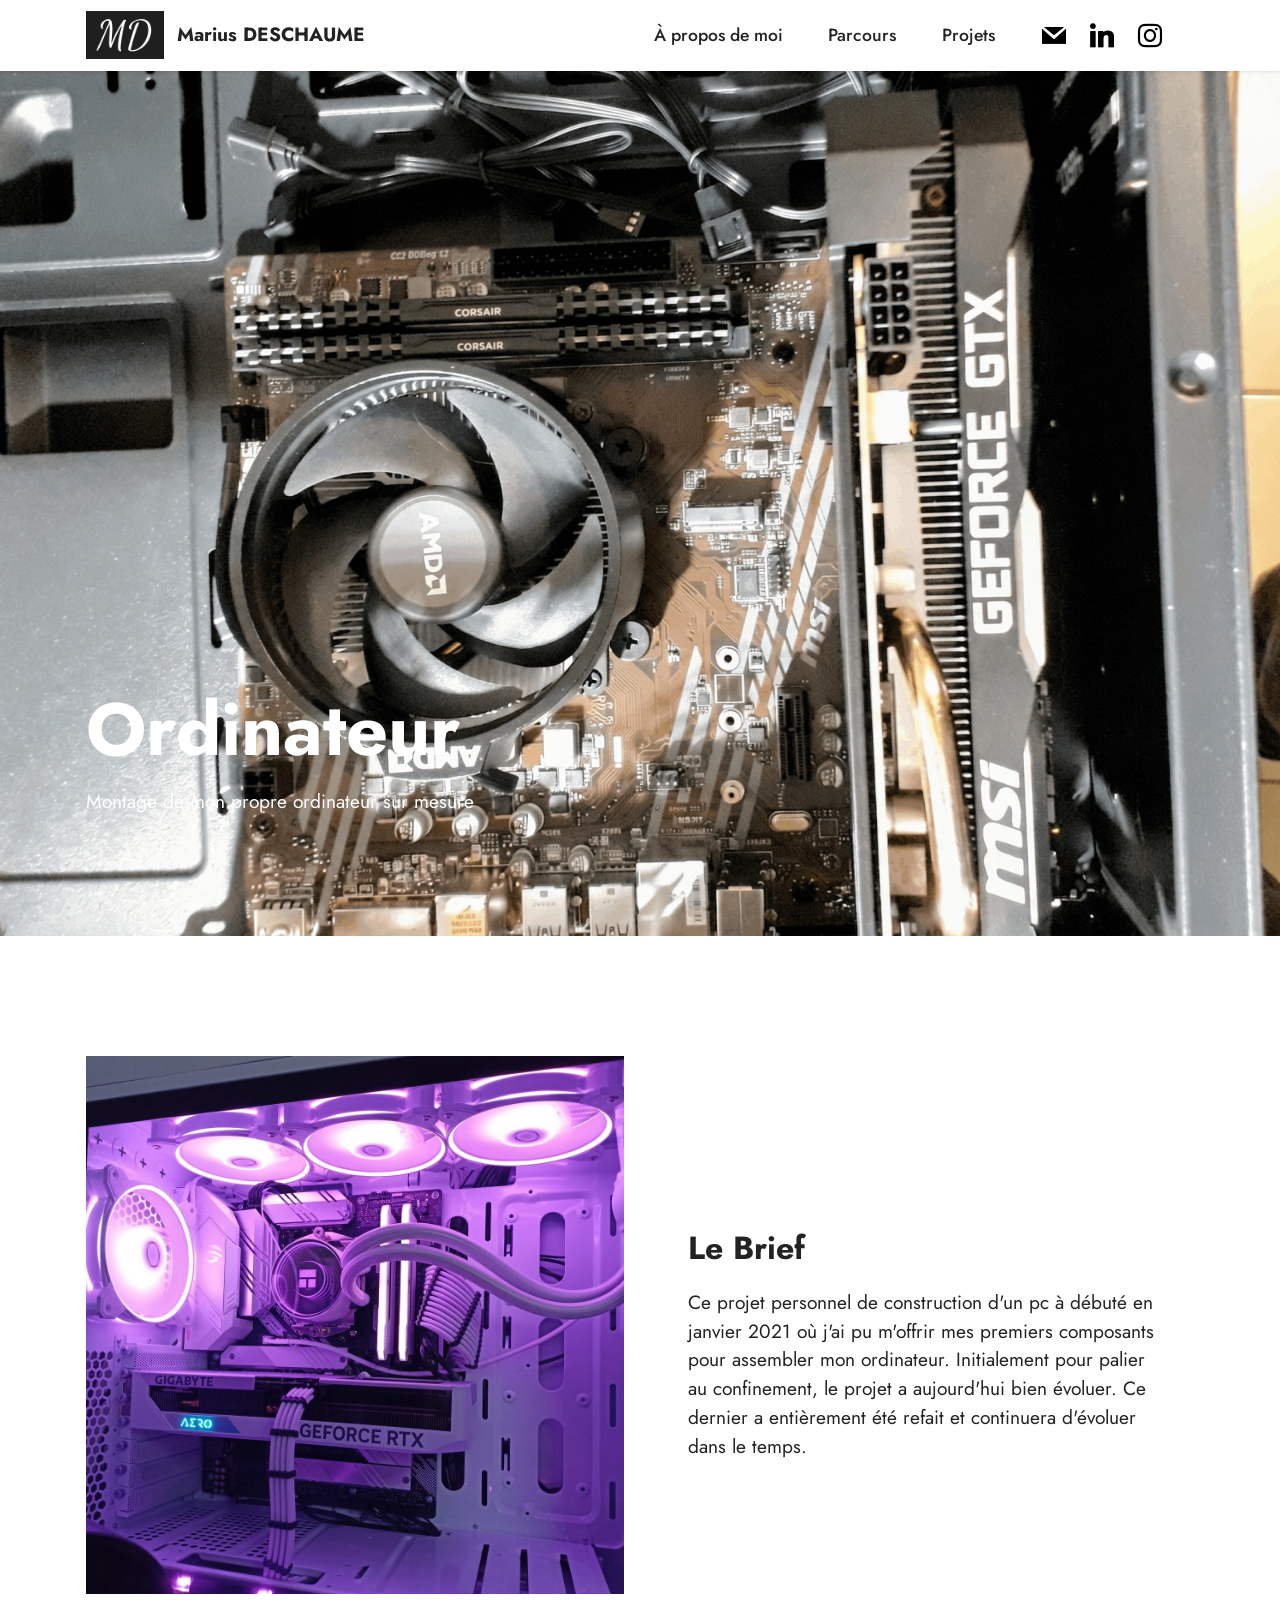
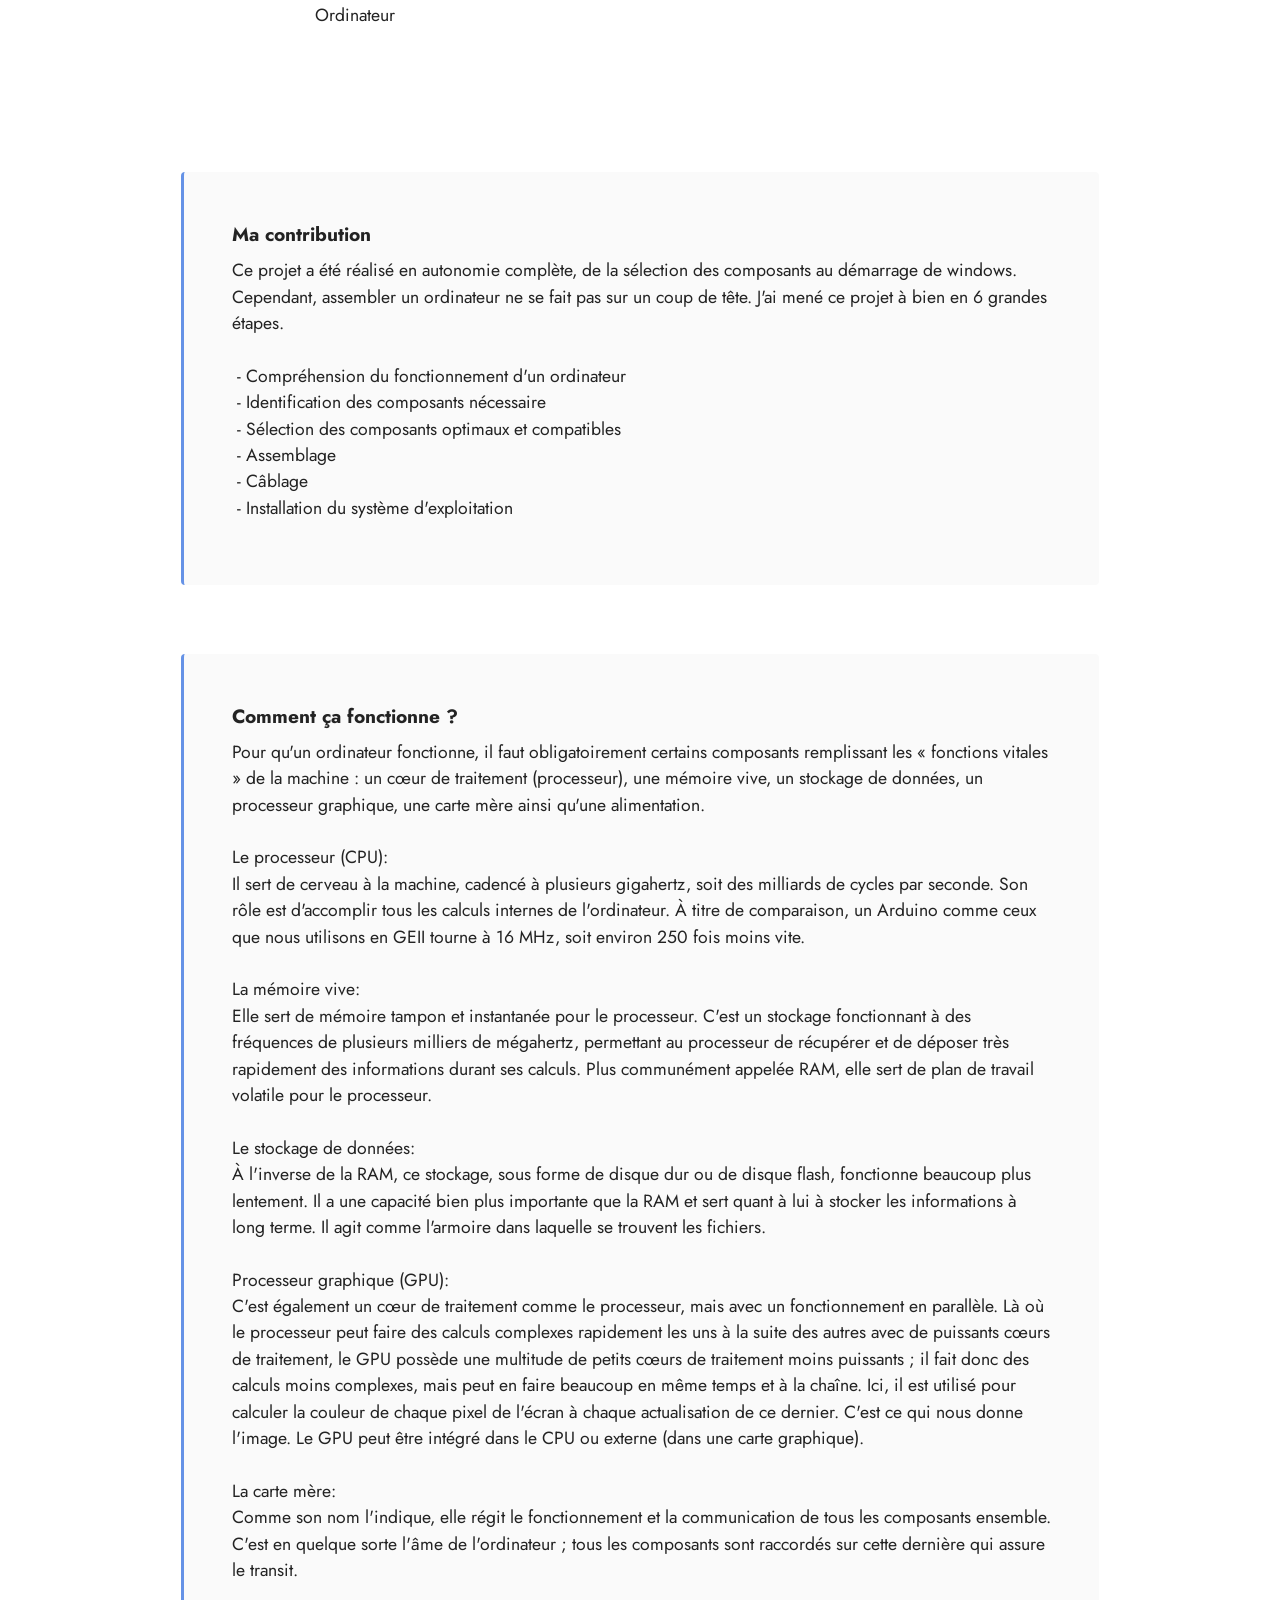
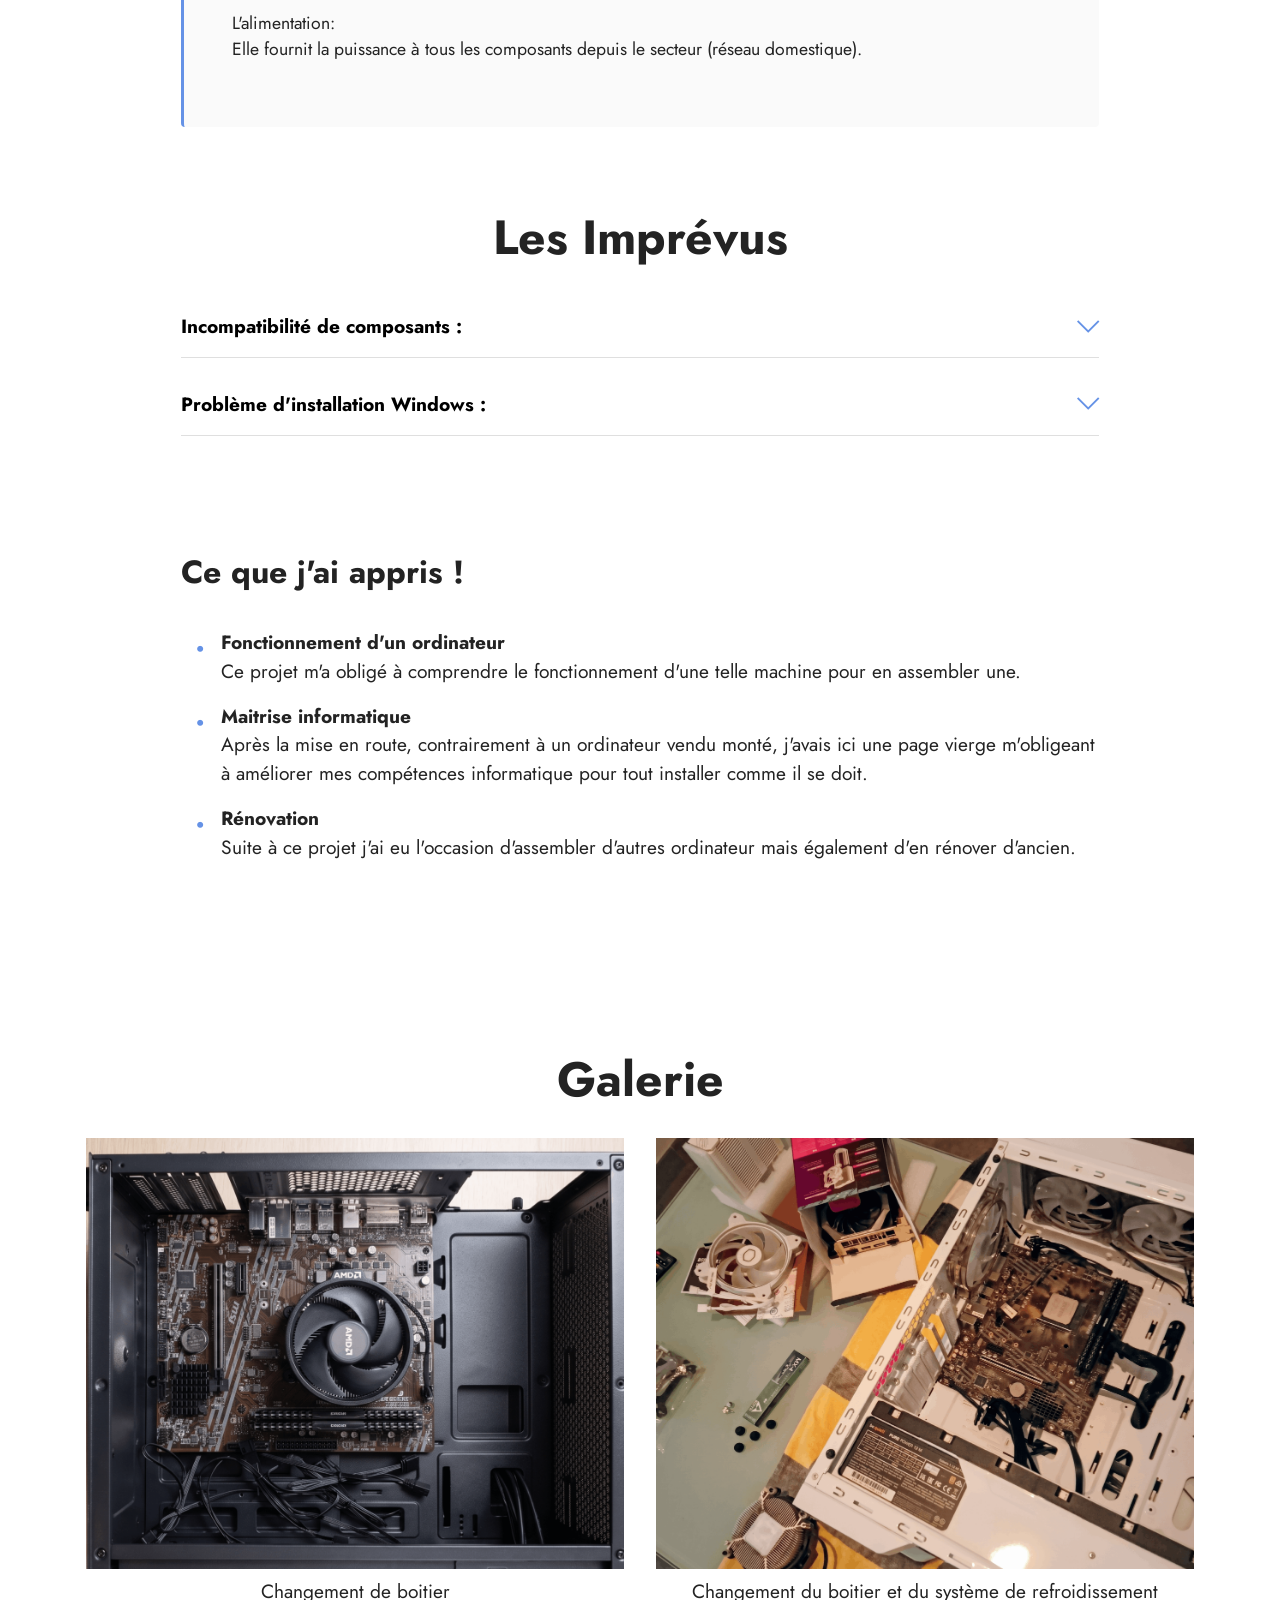
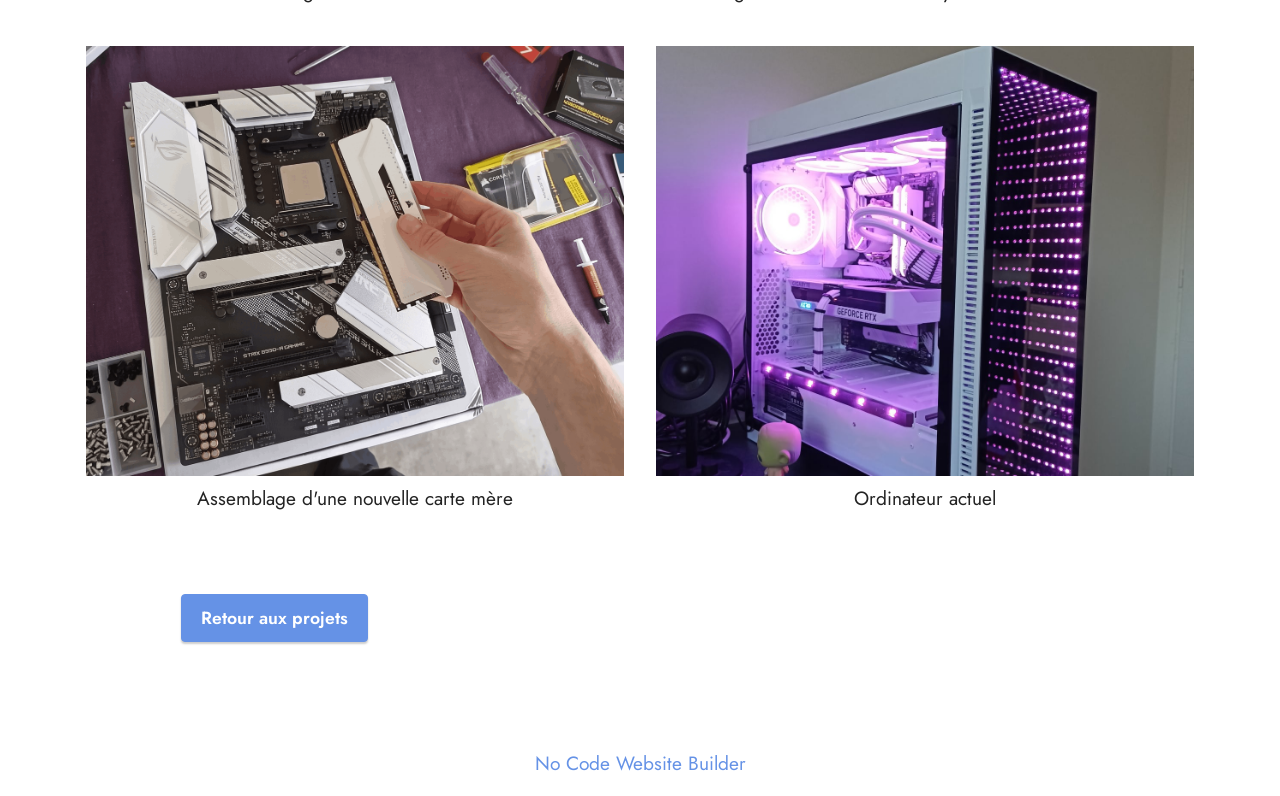
<file: page6.html>
<!DOCTYPE html>
<html  >
<head>
  <!-- Site made with Mobirise Website Builder v6.1.12, https://mobirise.com -->
  <meta charset="UTF-8">
  <meta http-equiv="X-UA-Compatible" content="IE=edge">
  <meta name="generator" content="Mobirise v6.1.12, mobirise.com">
  <meta name="viewport" content="width=device-width, initial-scale=1, minimum-scale=1">
  <link rel="shortcut icon" href="assets/images/initial-96x59.png" type="image/x-icon">
  <meta name="description" content="">
  
  
  <title>PC</title>
  <link rel="stylesheet" href="assets/web/assets/mobirise-icons2/mobirise2.css">
  <link rel="stylesheet" href="assets/web/assets/mobirise-icons/mobirise-icons.css">
  <link rel="stylesheet" href="assets/bootstrap/css/bootstrap.min.css">
  <link rel="stylesheet" href="assets/parallax/jarallax.css">
  <link rel="stylesheet" href="assets/dropdown/css/style.css">
  <link rel="stylesheet" href="assets/socicon/css/styles.css">
  <link rel="stylesheet" href="assets/theme/css/style.css">
  <link rel="preload" href="https://fonts.googleapis.com/css?family=Jost:100,200,300,400,500,600,700,800,900,100i,200i,300i,400i,500i,600i,700i,800i,900i&display=swap" as="style" onload="this.onload=null;this.rel='stylesheet'">
  <noscript><link rel="stylesheet" href="https://fonts.googleapis.com/css?family=Jost:100,200,300,400,500,600,700,800,900,100i,200i,300i,400i,500i,600i,700i,800i,900i&display=swap"></noscript>
  <link rel="preload" as="style" href="assets/mobirise/css/mbr-additional.css?v=JjRAiR"><link rel="stylesheet" href="assets/mobirise/css/mbr-additional.css?v=JjRAiR" type="text/css">

  
  
  
</head>
<body>
  
  <section data-bs-version="5.1" class="menu menu3 cid-vkLjSDLjFM" once="menu" id="menu3-26">
    
    <nav class="navbar navbar-dropdown navbar-fixed-top navbar-expand-lg">
        <div class="container">
            <div class="navbar-brand">
                <span class="navbar-logo">
                    <a href="index.html#top">
                        <img src="assets/images/initial-96x59.png" alt="" style="height: 3rem;">
                    </a>
                </span>
                <span class="navbar-caption-wrap"><a class="navbar-caption text-black text-primary display-7" href="index.html">Marius DESCHAUME</a></span>
            </div>
            <button class="navbar-toggler" type="button" data-toggle="collapse" data-bs-toggle="collapse" data-target="#navbarSupportedContent" data-bs-target="#navbarSupportedContent" aria-controls="navbarNavAltMarkup" aria-expanded="false" aria-label="Toggle navigation">
                <div class="hamburger">
                    <span></span>
                    <span></span>
                    <span></span>
                    <span></span>
                </div>
            </button>
            <div class="collapse navbar-collapse" id="navbarSupportedContent">
                <ul class="navbar-nav nav-dropdown nav-right" data-app-modern-menu="true"><li class="nav-item"><a class="nav-link link text-black text-primary display-4" href="index.html#testimonials1-6">À propos de moi</a></li>
                    <li class="nav-item"><a class="nav-link link text-black text-primary display-4" href="index.html#timeline3-19">Parcours</a></li>
                    <li class="nav-item"><a class="nav-link link text-black text-primary display-4" href="index.html#slider5-d">Projets</a>
                    </li></ul>
                <div class="icons-menu">
                    <a class="iconfont-wrapper" href="mailto:ma.deschaume@gmail.com">
                        <span class="p-2 mbr-iconfont socicon-mail socicon"></span>
                    </a>
                    <a class="iconfont-wrapper" href="http://linkedin.com/in/marius-deschaume-1131a6300" target="_blank">
                        <span class="p-2 mbr-iconfont socicon-linkedin socicon"></span>
                    </a>
                    <a class="iconfont-wrapper" href="https://mobiri.se" target="_blank">
                        <span class="p-2 mbr-iconfont socicon-instagram socicon"></span>
                    </a>
                    
                </div>
                
            </div>
        </div>
    </nav>
</section>

<section data-bs-version="5.1" class="header4 cid-vkLjSDZstE mbr-fullscreen mbr-parallax-background" id="header4-27">

    
    
    <div class="container">
        <div class="row">
            <div class="content-wrap">
                <h1 class="mbr-section-title mbr-fonts-style mbr-white mb-3 display-1">
                    <strong>Ordinateur</strong></h1>
                
                <p class="mbr-fonts-style mbr-text mbr-white mb-3 display-7">
                    Montage de mon propre ordinateur sur mesure</p>

                
            </div>
        </div>
    </div>
</section>

<section data-bs-version="5.1" class="image1 cid-vkLjSE8nCU" id="image1-28">
    

    
    

    <div class="container">
        <div class="row align-items-center">
            <div class="col-12 col-lg-6">
                <div class="image-wrapper">
                    <img src="assets/images/pc20carrc3a9-1256x1256.jpg" alt="">
                    <p class="mbr-description mbr-fonts-style pt-2 align-center display-4">
                    Ordinateur</p>
                </div>
            </div>
            <div class="col-12 col-lg">
                <div class="text-wrapper">
                    <h3 class="mbr-section-title mbr-fonts-style mb-3 display-5">
                        <strong>Le Brief</strong></h3>
                    <p class="mbr-text mbr-fonts-style display-7">
                        Ce projet personnel de construction d'un pc à débuté en janvier 2021 où j'ai pu m'offrir mes premiers composants pour assembler mon ordinateur. Initialement pour palier au confinement, le projet a aujourd'hui bien évoluer. Ce dernier a entièrement été refait et continuera d'évoluer dans le temps.</p>
                </div>
            </div>
        </div>
    </div>
</section>

<section data-bs-version="5.1" class="content7 cid-vkLjSEgN21" id="content7-29">
    
    <div class="container">
        <div class="row justify-content-center">
            <div class="col-12 col-md-10">
                <blockquote>
                <h5 class="mbr-section-title mbr-fonts-style mb-2 display-7"><strong>Ma contribution</strong></h5>
                <p class="mbr-text mbr-fonts-style display-4">Ce projet a été réalisé en autonomie complète, de la sélection des composants au démarrage de windows. Cependant, assembler un ordinateur ne se fait pas sur un coup de tête. J'ai mené ce projet à bien en 6 grandes étapes.<br><br>&nbsp;- Compréhension du fonctionnement d'un ordinateur<br>&nbsp;- Identification des composants nécessaire<br>&nbsp;- Sélection des composants optimaux et compatibles<br>&nbsp;- Assemblage<br>&nbsp;- Câblage<br>&nbsp;- Installation du système d'exploitation</p></blockquote>
            </div>
        </div>
    </div>
</section>

<section data-bs-version="5.1" class="content7 cid-vkLjSEqwPb" id="content7-2a">
    
    <div class="container">
        <div class="row justify-content-center">
            <div class="col-12 col-md-10">
                <blockquote>
                <h5 class="mbr-section-title mbr-fonts-style mb-2 display-7"><strong>Comment ça fonctionne ?</strong></h5>
                <p class="mbr-text mbr-fonts-style display-4">Pour qu'un ordinateur fonctionne, il faut obligatoirement certains composants remplissant les « fonctions vitales » de la machine : un cœur de traitement (processeur), une mémoire vive, un stockage de données, un processeur graphique, une carte mère ainsi qu'une alimentation.
<br>
<br>Le processeur (CPU):
<br>Il sert de cerveau à la machine, cadencé à plusieurs gigahertz, soit des milliards de cycles par seconde. Son rôle est d'accomplir tous les calculs internes de l'ordinateur. À titre de comparaison, un Arduino comme ceux que nous utilisons en GEII tourne à 16 MHz, soit environ 250 fois moins vite.
<br>
<br>La mémoire vive:
<br>Elle sert de mémoire tampon et instantanée pour le processeur. C'est un stockage fonctionnant à des fréquences de plusieurs milliers de mégahertz, permettant au processeur de récupérer et de déposer très rapidement des informations durant ses calculs. Plus communément appelée RAM, elle sert de plan de travail volatile pour le processeur.
<br>
<br>Le stockage de données:
<br>À l'inverse de la RAM, ce stockage, sous forme de disque dur ou de disque flash, fonctionne beaucoup plus lentement. Il a une capacité bien plus importante que la RAM et sert quant à lui à stocker les informations à long terme. Il agit comme l'armoire dans laquelle se trouvent les fichiers.
<br>
<br>Processeur graphique (GPU):
<br>C'est également un cœur de traitement comme le processeur, mais avec un fonctionnement en parallèle. Là où le processeur peut faire des calculs complexes rapidement les uns à la suite des autres avec de puissants cœurs de traitement, le GPU possède une multitude de petits cœurs de traitement moins puissants ; il fait donc des calculs moins complexes, mais peut en faire beaucoup en même temps et à la chaîne. Ici, il est utilisé pour calculer la couleur de chaque pixel de l'écran à chaque actualisation de ce dernier. C'est ce qui nous donne l'image. Le GPU peut être intégré dans le CPU ou externe (dans une carte graphique).
<br>
<br>La carte mère:
<br>Comme son nom l'indique, elle régit le fonctionnement et la communication de tous les composants ensemble. C'est en quelque sorte l'âme de l'ordinateur ; tous les composants sont raccordés sur cette dernière qui assure le transit.
<br>
<br>L'alimentation:
<br>Elle fournit la puissance à tous les composants depuis le secteur (réseau domestique).&nbsp;<br></p></blockquote>
            </div>
        </div>
    </div>
</section>

<section data-bs-version="5.1" class="content16 cid-vkLjSEvGgj" id="content16-2b">

    

    
    
    <div class="container">
        <div class="row justify-content-center">
            <div class="col-12 col-md-10">
                <div class="mbr-section-head align-center mb-4">
                    <h3 class="mbr-section-title mb-0 mbr-fonts-style display-2"><strong>Les Imprévus</strong></h3>
                    
                </div>
                <div id="bootstrap-accordion_5" class="panel-group accordionStyles accordion" role="tablist" aria-multiselectable="true">
                    <div class="card mb-3">
                        <div class="card-header" role="tab" id="headingOne">
                            <a role="button" class="panel-title collapsed" data-toggle="collapse" data-bs-toggle="collapse" data-core="" href="#collapse1_5" aria-expanded="false" aria-controls="collapse1">
                                <h6 class="panel-title-edit mbr-fonts-style mb-0 display-7"><strong>Incompatibilité de composants :</strong></h6>
                                <span class="sign mbr-iconfont mbri-arrow-down"></span>
                            </a>
                        </div>
                        <div id="collapse1_5" class="panel-collapse noScroll collapse" role="tabpanel" aria-labelledby="headingOne" data-parent="#accordion" data-bs-parent="#bootstrap-accordion_5">
                            <div class="panel-body">
                                <p class="mbr-fonts-style panel-text display-4">En plus des composants "vitaux", un ordinateur doit être muni d'un système de refroidissement pour ne pas abimer les divers éléments. C'est ici qu'est apparût mon premier problème. Les ventilateurs sélectionnés étaient fait pour être piloté par la carte mère, hors celle choisis ne disposait pas de la connectique adapté. J'ai donc dû utiliser un contrôleur, élément externe permettant l'alimentation et le pilotage de ces ventilateurs.</p>
                            </div>
                        </div>
                    </div>
                    <div class="card mb-3">
                        <div class="card-header" role="tab" id="headingOne">
                            <a role="button" class="panel-title collapsed" data-toggle="collapse" data-bs-toggle="collapse" data-core="" href="#collapse2_5" aria-expanded="false" aria-controls="collapse2">
                                <h6 class="panel-title-edit mbr-fonts-style mb-0 display-7"><strong>Problème d'installation Windows :</strong></h6>
                                <span class="sign mbr-iconfont mbri-arrow-down"></span>
                            </a>
                        </div>
                        <div id="collapse2_5" class="panel-collapse noScroll collapse" role="tabpanel" aria-labelledby="headingOne" data-parent="#accordion" data-bs-parent="#bootstrap-accordion_5">
                            <div class="panel-body">
                                <p class="mbr-fonts-style panel-text display-4">
                                    Une fois le pc assemblé, une dernière étape importante reste à passer, l'installation d'un système d'exploitation. Dans mon cas j'ai choisis d'installer Windows par le biais d'une clé usb. Or celle-ci n'était pas détecter par l'ordinateur. Après plusieurs recherche je me suis rendu compte que le format de fichier de ma clé n'était pas le bon. Je l'ai donc reformaté et ai recommencé la manipulation.</p>
                            </div>
                        </div>
                    </div>
                    
                    
                    
                    
                </div>
            </div>
        </div>
    </div>
</section>

<section data-bs-version="5.1" class="content14 cid-vkLjSEG4RC" id="content14-2c">
    

    
    
    
    <div class="container">
        <div class="row justify-content-center">
            <div class="col-md-12 col-lg-10">
                    <h3 class="mbr-section-title mbr-fonts-style mb-4 display-5">
                        <strong>Ce que j'ai appris !</strong></h3>
                <ul class="list mbr-fonts-style display-7">
                    <li><strong>Fonctionnement d'un ordinateur</strong><br>Ce projet m'a obligé à comprendre le fonctionnement d'une telle machine pour en assembler une.</li>
                    <li><strong>Maitrise informatique</strong><br>Après la mise en route, contrairement à un ordinateur vendu monté, j'avais ici une page vierge m'obligeant à améliorer mes compétences informatique pour tout installer comme il se doit.</li>
                    <li><strong>Rénovation</strong><br>Suite à ce projet j'ai eu l'occasion d'assembler d'autres ordinateur mais également d'en rénover d'ancien.</li>
                </ul>
            </div>
        </div>
    </div>
</section>

<section data-bs-version="5.1" class="gallery4 mbr-gallery cid-vkLjSF0H1Y" id="gallery4-2e">
    

    
    

    <div class="container">
        <div class="mbr-section-head">
            <h3 class="mbr-section-title mbr-fonts-style align-center m-0 display-2"><strong>Galerie</strong></h3>
            
        </div>
        <div class="row mbr-gallery mt-4">
            <div class="col-12 col-md-6 col-lg-6 item gallery-image active">
                <div class="item-wrapper" data-toggle="modal" data-bs-toggle="modal" data-target="#vkRd59iIfI-modal" data-bs-target="#vkRd59iIfI-modal">
                    <img class="w-100" src="assets/images/pc2-1256x1005.png" alt="" data-slide-to="0" data-bs-slide-to="0" data-target="#lb-vkRd59iIfI" data-bs-target="#lb-vkRd59iIfI">
                    <div class="icon-wrapper">
                        <span class="mobi-mbri mobi-mbri-search mbr-iconfont mbr-iconfont-btn"></span>
                    </div>
                </div>
                <h6 class="mbr-item-subtitle mbr-fonts-style align-center mb-2 mt-2 display-7">Changement de boitier</h6>
            </div>
            <div class="col-12 col-md-6 col-lg-6 item gallery-image">
                <div class="item-wrapper" data-toggle="modal" data-bs-toggle="modal" data-target="#vkRd59iIfI-modal" data-bs-target="#vkRd59iIfI-modal">
                    <img class="w-100" src="assets/images/chgt20boitier20pc-1256x1005.png" alt="" data-slide-to="1" data-bs-slide-to="1" data-target="#lb-vkRd59iIfI" data-bs-target="#lb-vkRd59iIfI">
                    <div class="icon-wrapper">
                        <span class="mobi-mbri mobi-mbri-search mbr-iconfont mbr-iconfont-btn"></span>
                    </div>
                </div>
                <h6 class="mbr-item-subtitle mbr-fonts-style align-center mb-2 mt-2 display-7">Changement du boitier et du système de refroidissement</h6>
            </div><div class="col-12 col-md-6 col-lg-6 item gallery-image">
                <div class="item-wrapper" data-toggle="modal" data-bs-toggle="modal" data-target="#vkRd59iIfI-modal" data-bs-target="#vkRd59iIfI-modal">
                    <img class="w-100" src="assets/images/chgt20mb20pc-1256x1005.png" alt="" data-slide-to="2" data-bs-slide-to="2" data-target="#lb-vkRd59iIfI" data-bs-target="#lb-vkRd59iIfI">
                    <div class="icon-wrapper">
                        <span class="mobi-mbri mobi-mbri-search mbr-iconfont mbr-iconfont-btn"></span>
                    </div>
                </div>
                <h6 class="mbr-item-subtitle mbr-fonts-style align-center mb-2 mt-2 display-7">Assemblage d'une nouvelle carte mère</h6>
            </div>
            <div class="col-12 col-md-6 col-lg-6 item gallery-image">
                <div class="item-wrapper" data-toggle="modal" data-bs-toggle="modal" data-target="#vkRd59iIfI-modal" data-bs-target="#vkRd59iIfI-modal">
                    <img class="w-100" src="assets/images/pc1-1256x1005.jpg" alt="" data-slide-to="3" data-bs-slide-to="3" data-target="#lb-vkRd59iIfI" data-bs-target="#lb-vkRd59iIfI">
                    <div class="icon-wrapper">
                        <span class="mobi-mbri mobi-mbri-search mbr-iconfont mbr-iconfont-btn"></span>
                    </div>
                </div>
                <h6 class="mbr-item-subtitle mbr-fonts-style align-center mb-2 mt-2 display-7">Ordinateur actuel</h6>
            </div>
            
        </div>

        <div class="modal mbr-slider" tabindex="-1" role="dialog" aria-hidden="true" id="vkRd59iIfI-modal">
            <div class="modal-dialog" role="document">
                <div class="modal-content">
                    <div class="modal-body">
                        <div class="carousel slide" id="lb-vkRd59iIfI" data-interval="5000" data-bs-interval="5000">
                            <div class="carousel-inner">
                                <div class="carousel-item active">
                                    <img class="d-block w-100" src="assets/images/pc2-1256x1005.png" alt="Mobirise Website Builder">
                                </div>
                                <div class="carousel-item">
                                    <img class="d-block w-100" src="assets/images/chgt20boitier20pc-1256x1005.png" alt="Mobirise Website Builder">
                                </div><div class="carousel-item">
                                    <img class="d-block w-100" src="assets/images/chgt20mb20pc-1256x1005.png" alt="Mobirise Website Builder">
                                </div>
                                <div class="carousel-item">
                                    <img class="d-block w-100" src="assets/images/pc1-1256x1005.jpg" alt="Mobirise Website Builder">
                                </div>
                                
                            </div>
                            <ol class="carousel-indicators">
                                <li data-slide-to="0" data-bs-slide-to="0" class="active" data-target="#lb-vkRd59iIfI" data-bs-target="#lb-vkRd59iIfI"></li>
                                <li data-slide-to="1" data-bs-slide-to="1" data-target="#lb-vkRd59iIfI" data-bs-target="#lb-vkRd59iIfI"></li>
                                <li data-slide-to="2" data-bs-slide-to="2" data-target="#lb-vkRd59iIfI" data-bs-target="#lb-vkRd59iIfI"></li>
                                <li data-slide-to="3" data-bs-slide-to="3" data-target="#lb-vkRd59iIfI" data-bs-target="#lb-vkRd59iIfI"></li>
                            </ol>
                            <a role="button" href="" class="close" data-dismiss="modal" data-bs-dismiss="modal" aria-label="Close">
                            </a>
                            <a class="carousel-control-prev carousel-control" role="button" data-slide="prev" data-bs-slide="prev" href="#lb-vkRd59iIfI">
                                <span class="mobi-mbri mobi-mbri-arrow-prev" aria-hidden="true"></span>
                                <span class="sr-only visually-hidden">Previous</span>
                            </a>
                            <a class="carousel-control-next carousel-control" role="button" data-slide="next" data-bs-slide="next" href="#lb-vkRd59iIfI">
                                <span class="mobi-mbri mobi-mbri-arrow-next" aria-hidden="true"></span>
                                <span class="sr-only visually-hidden">Next</span>
                            </a>
                        </div>
                    </div>
                </div>
            </div>
        </div>
    </div>
</section>

<section data-bs-version="5.1" class="content12 cid-vkLjSFlXsG" id="content12-2f">
    
    <div class="container">
        <div class="row justify-content-center">
            <div class="col-md-12 col-lg-10">
                <div class="mbr-section-btn align-center"><a class="btn btn-primary display-4" href="index.html#slider5-d">Retour aux projets</a></div>
            </div>
        </div>
    </div>
</section><section class="display-7" style="padding: 0;align-items: center;justify-content: center;flex-wrap: wrap;    align-content: center;display: flex;position: relative;height: 4rem;"><a href="https://mobiri.se/" style="flex: 1 1;height: 4rem;position: absolute;width: 100%;z-index: 1;"><img alt="" style="height: 4rem;" src="[data-uri]"></a><p style="margin: 0;text-align: center;" class="display-7">&#8204;</p><a style="z-index:1" href="https://mobirise.com/builder/no-code-website-builder.html">No Code Website Builder</a></section><script src="assets/bootstrap/js/bootstrap.bundle.min.js"></script>  <script src="assets/parallax/jarallax.js"></script>  <script src="assets/smoothscroll/smooth-scroll.js"></script>  <script src="assets/ytplayer/index.js"></script>  <script src="assets/dropdown/js/navbar-dropdown.js"></script>  <script src="assets/mbr-switch-arrow/mbr-switch-arrow.js"></script>  <script src="assets/theme/js/script.js"></script>  
  
  
</body>
</html>
</file>
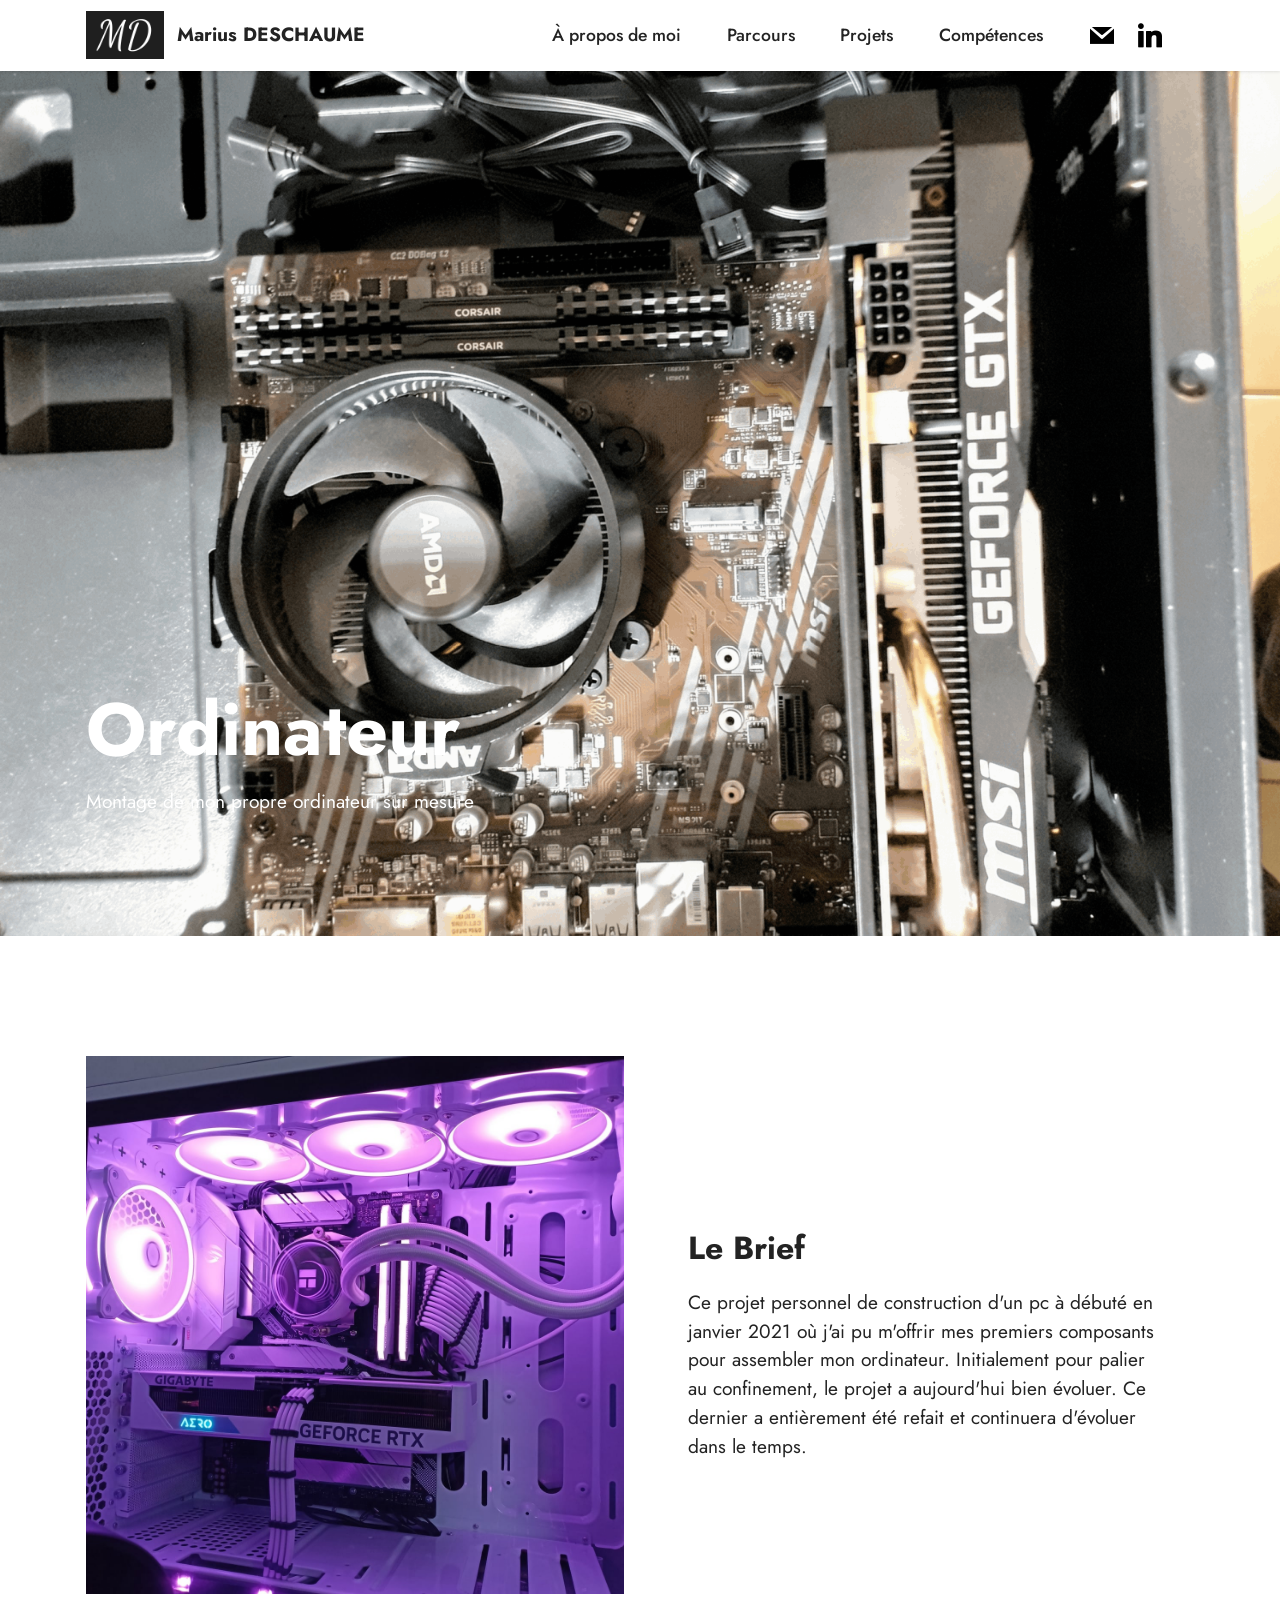
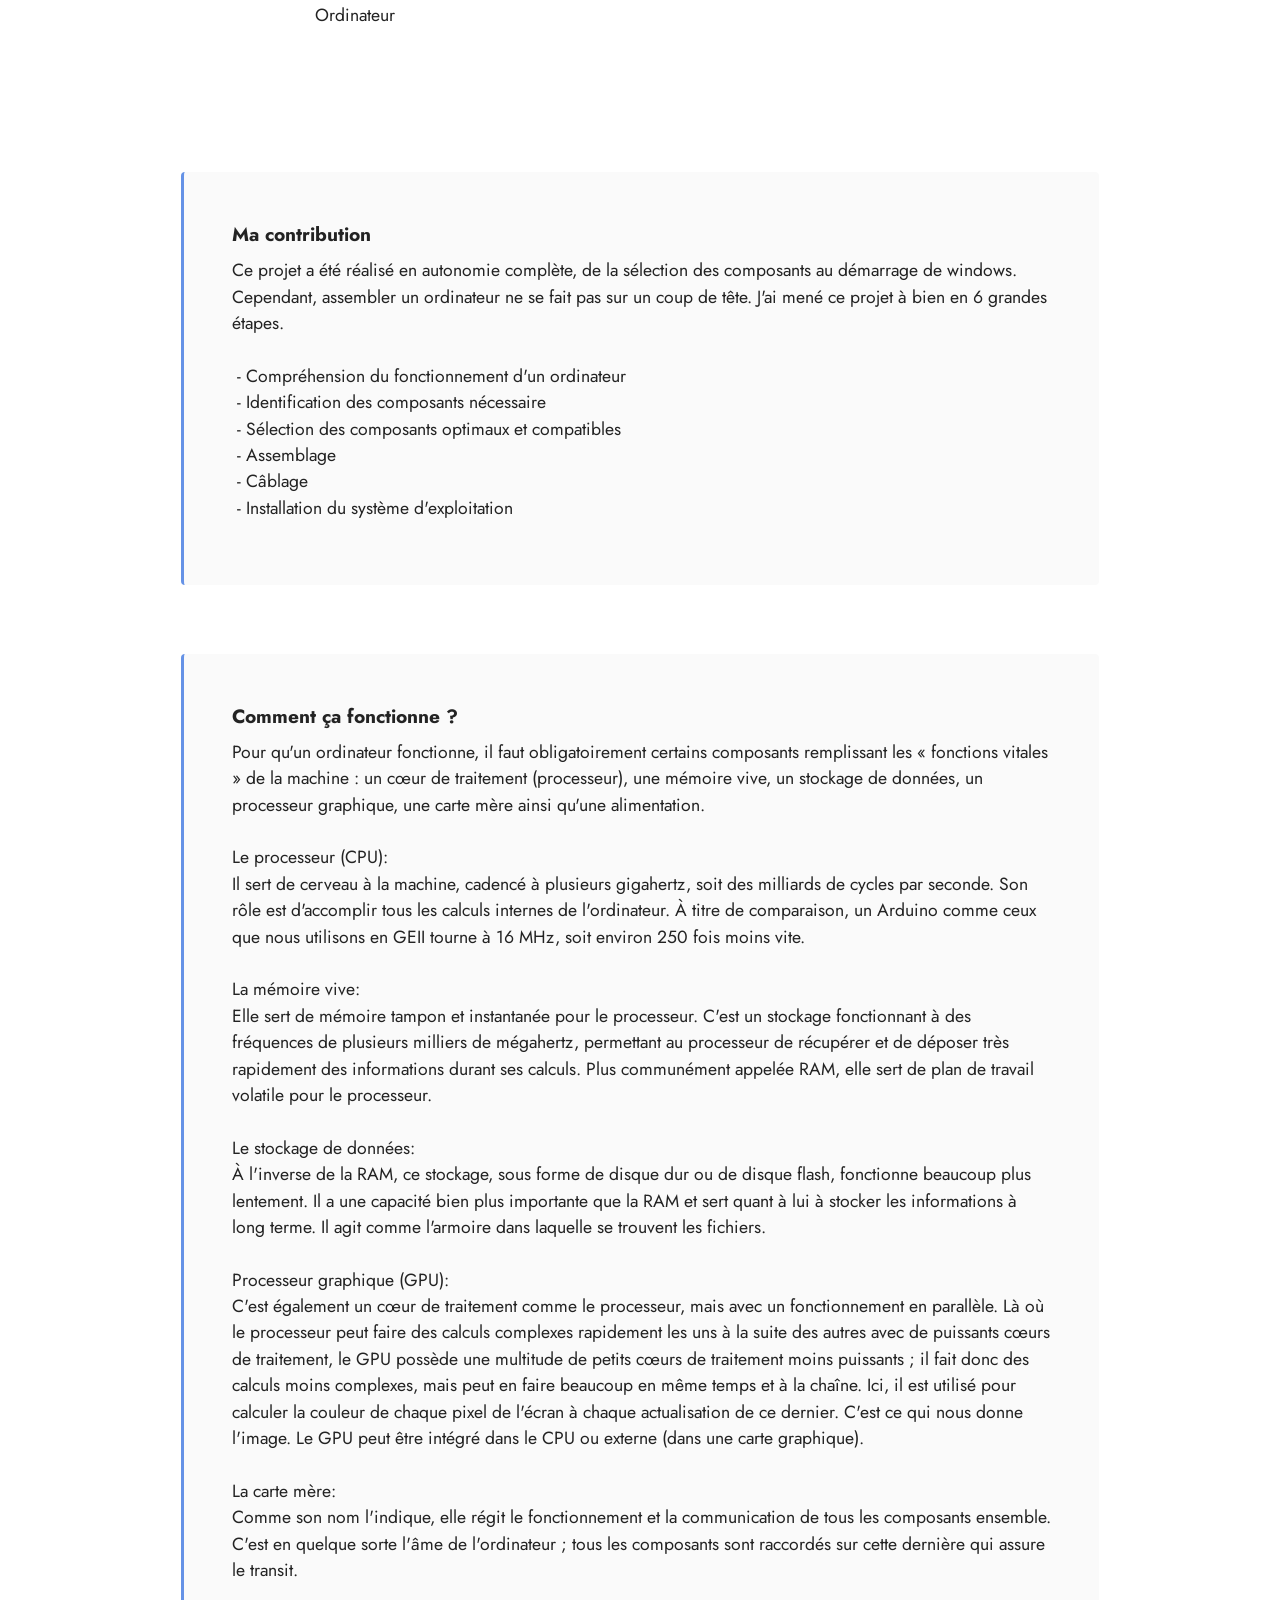
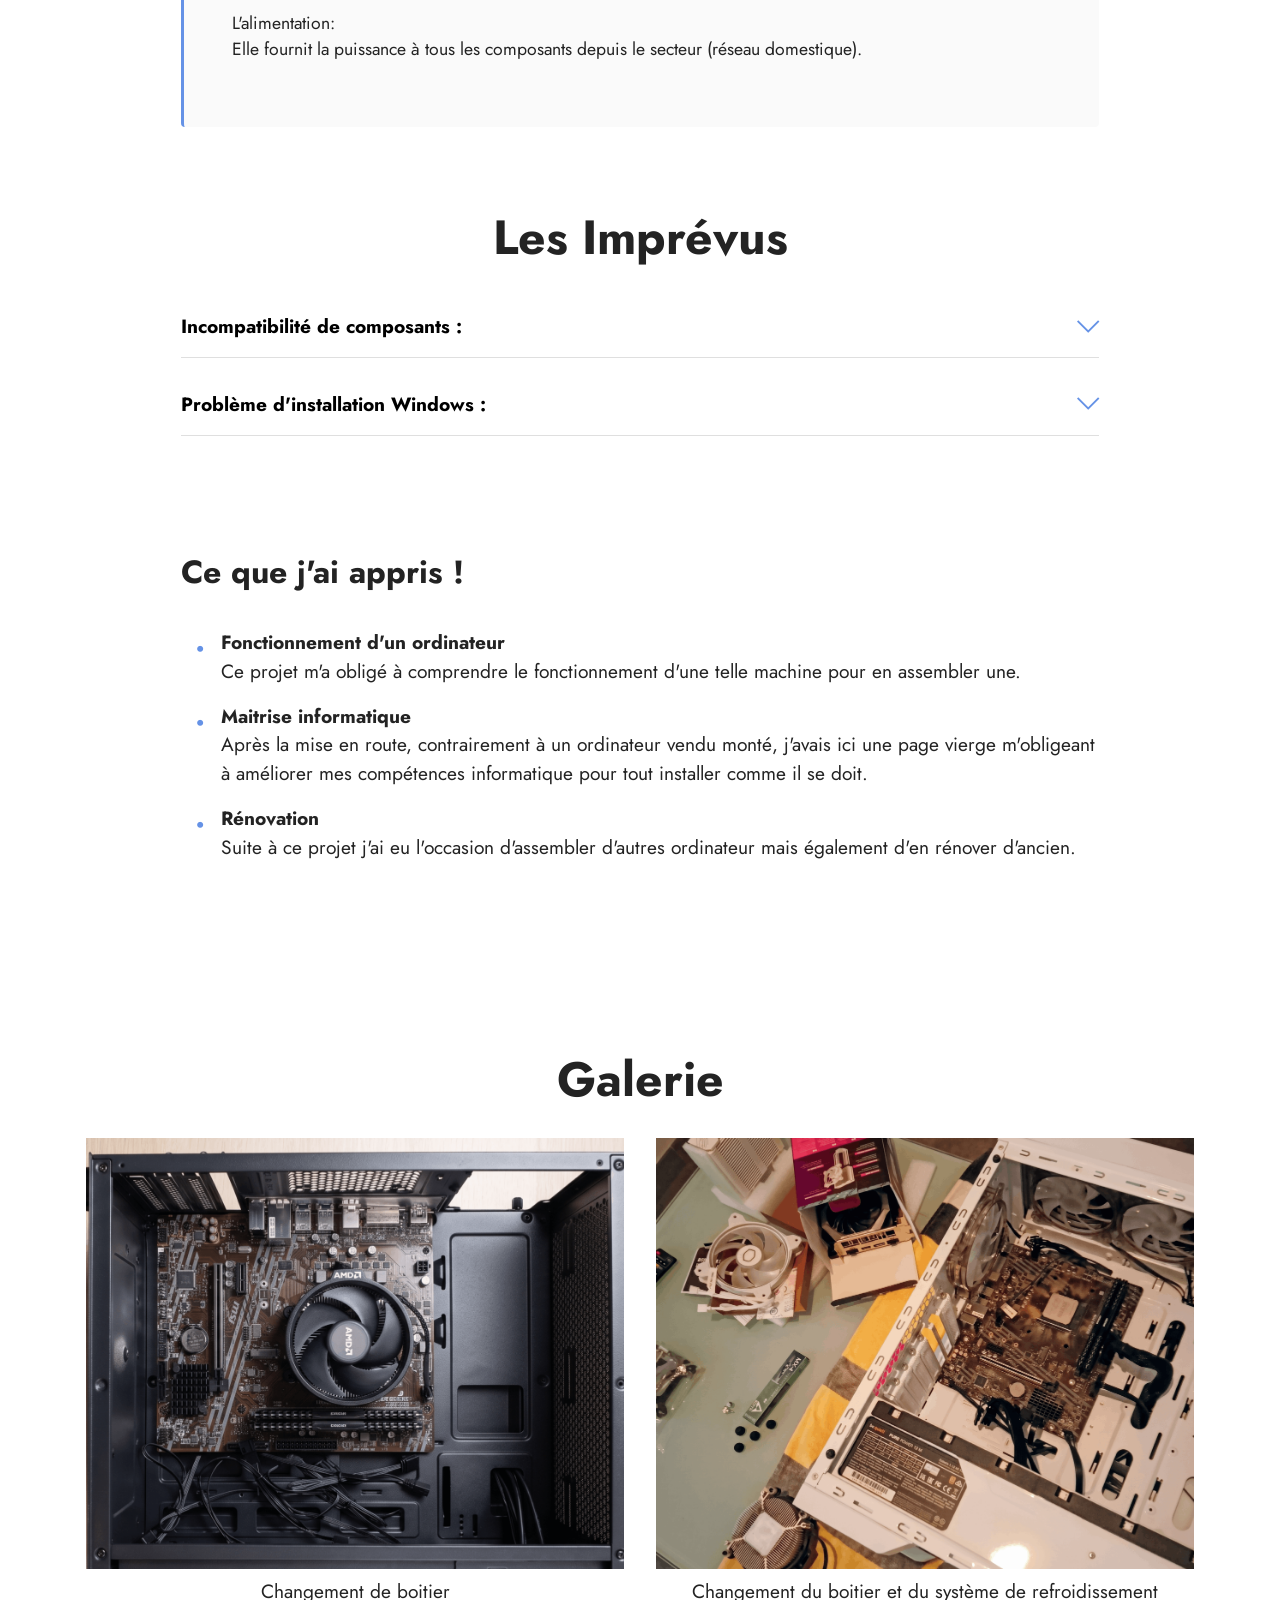
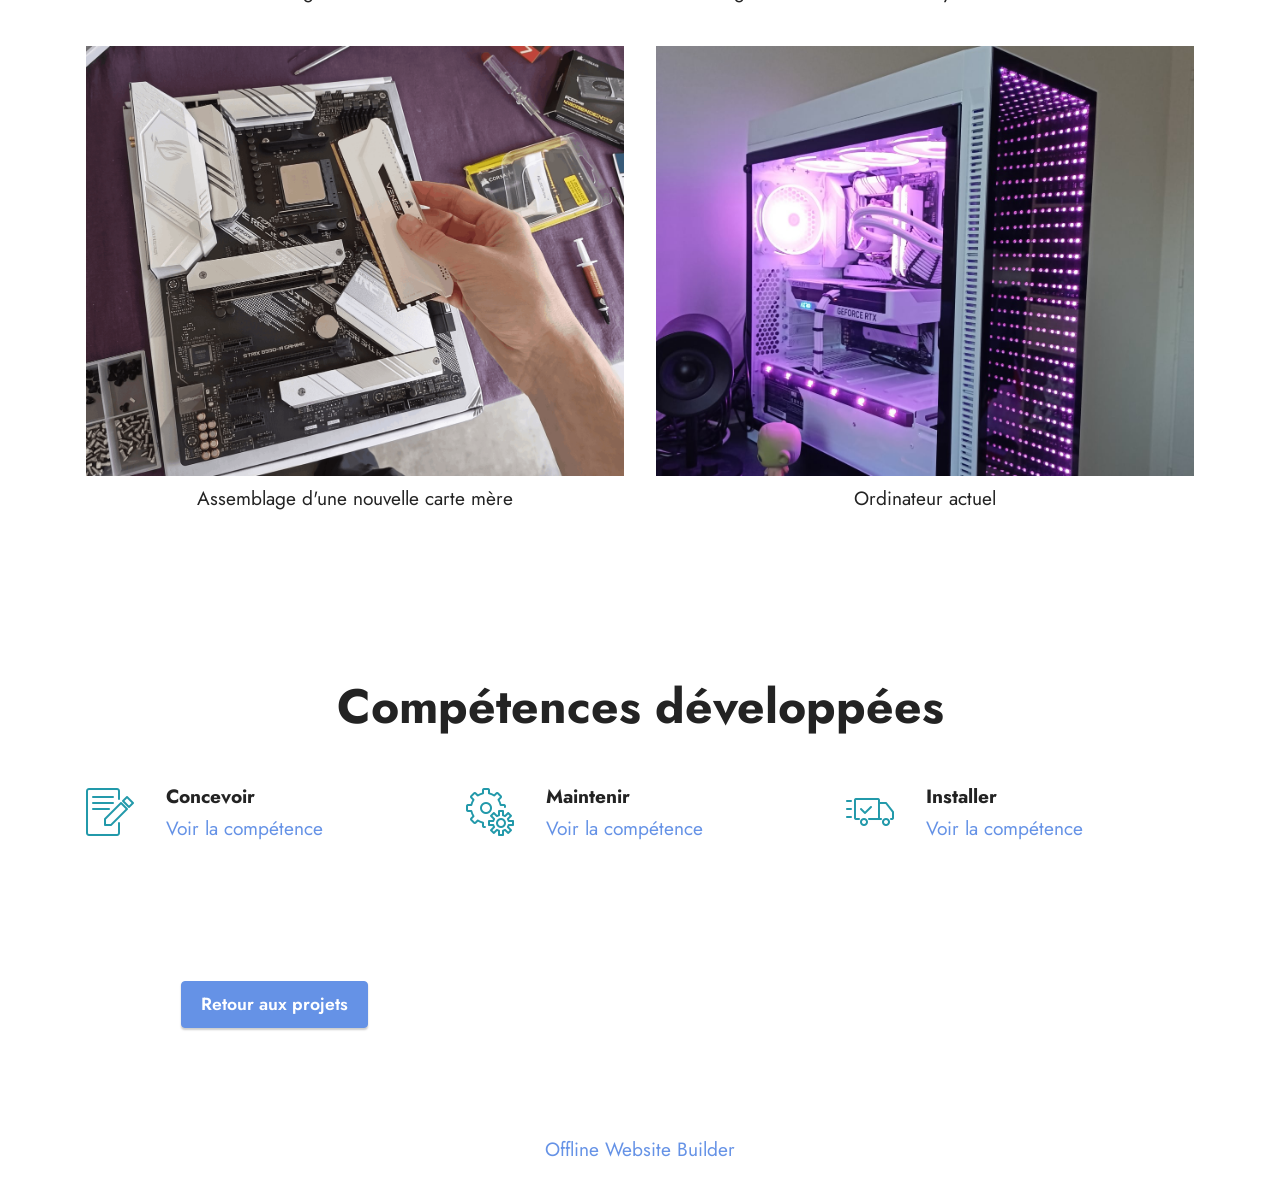
<file: PC.html>
<!DOCTYPE html>
<html  >
<head>
  <!-- Site made with Mobirise Website Builder v6.1.12, https://mobirise.com -->
  <meta charset="UTF-8">
  <meta http-equiv="X-UA-Compatible" content="IE=edge">
  <meta name="generator" content="Mobirise v6.1.12, mobirise.com">
  <meta name="viewport" content="width=device-width, initial-scale=1, minimum-scale=1">
  <link rel="shortcut icon" href="assets/images/initial-96x59.png" type="image/x-icon">
  <meta name="description" content="">
  
  
  <title>Ordinateur</title>
  <link rel="stylesheet" href="assets/web/assets/mobirise-icons2/mobirise2.css">
  <link rel="stylesheet" href="assets/web/assets/mobirise-icons/mobirise-icons.css">
  <link rel="stylesheet" href="assets/bootstrap/css/bootstrap.min.css">
  <link rel="stylesheet" href="assets/parallax/jarallax.css">
  <link rel="stylesheet" href="assets/dropdown/css/style.css">
  <link rel="stylesheet" href="assets/socicon/css/styles.css">
  <link rel="stylesheet" href="assets/theme/css/style.css">
  <link rel="preload" href="https://fonts.googleapis.com/css?family=Jost:100,200,300,400,500,600,700,800,900,100i,200i,300i,400i,500i,600i,700i,800i,900i&display=swap" as="style" onload="this.onload=null;this.rel='stylesheet'">
  <noscript><link rel="stylesheet" href="https://fonts.googleapis.com/css?family=Jost:100,200,300,400,500,600,700,800,900,100i,200i,300i,400i,500i,600i,700i,800i,900i&display=swap"></noscript>
  <link rel="preload" as="style" href="assets/mobirise/css/mbr-additional.css?v=0EiX6R"><link rel="stylesheet" href="assets/mobirise/css/mbr-additional.css?v=0EiX6R" type="text/css">

  
  
  
</head>
<body>
  
  <section data-bs-version="5.1" class="menu menu3 cid-vkLjSDLjFM" once="menu" id="menu3-26">
    
    <nav class="navbar navbar-dropdown navbar-fixed-top navbar-expand-lg">
        <div class="container">
            <div class="navbar-brand">
                <span class="navbar-logo">
                    <a href="index.html#top">
                        <img src="assets/images/initial-96x59.png" alt="" style="height: 3rem;">
                    </a>
                </span>
                <span class="navbar-caption-wrap"><a class="navbar-caption text-black text-primary display-7" href="index.html">Marius DESCHAUME</a></span>
            </div>
            <button class="navbar-toggler" type="button" data-toggle="collapse" data-bs-toggle="collapse" data-target="#navbarSupportedContent" data-bs-target="#navbarSupportedContent" aria-controls="navbarNavAltMarkup" aria-expanded="false" aria-label="Toggle navigation">
                <div class="hamburger">
                    <span></span>
                    <span></span>
                    <span></span>
                    <span></span>
                </div>
            </button>
            <div class="collapse navbar-collapse" id="navbarSupportedContent">
                <ul class="navbar-nav nav-dropdown nav-right" data-app-modern-menu="true"><li class="nav-item"><a class="nav-link link text-black text-primary display-4" href="index.html#testimonials1-6">À propos de moi</a></li>
                    <li class="nav-item"><a class="nav-link link text-black text-primary display-4" href="index.html#timeline3-19">Parcours</a></li>
                    <li class="nav-item"><a class="nav-link link text-black text-primary display-4" href="index.html#slider5-d">Projets</a>
                    </li><li class="nav-item"><a class="nav-link link text-black text-primary display-4" href="index.html#features14-2p">Compétences</a></li></ul>
                <div class="icons-menu">
                    <a class="iconfont-wrapper" href="mailto:ma.deschaume@gmail.com">
                        <span class="p-2 mbr-iconfont socicon-mail socicon"></span>
                    </a>
                    <a class="iconfont-wrapper" href="http://linkedin.com/in/marius-deschaume-1131a6300" target="_blank">
                        <span class="p-2 mbr-iconfont socicon-linkedin socicon"></span>
                    </a>
                    
                    
                </div>
                
            </div>
        </div>
    </nav>
</section>

<section data-bs-version="5.1" class="header4 cid-vkLjSDZstE mbr-fullscreen mbr-parallax-background" id="header4-27">

    
    
    <div class="container">
        <div class="row">
            <div class="content-wrap">
                <h1 class="mbr-section-title mbr-fonts-style mbr-white mb-3 display-1">
                    <strong>Ordinateur</strong></h1>
                
                <p class="mbr-fonts-style mbr-text mbr-white mb-3 display-7">
                    Montage de mon propre ordinateur sur mesure</p>

                
            </div>
        </div>
    </div>
</section>

<section data-bs-version="5.1" class="image1 cid-vkLjSE8nCU" id="image1-28">
    

    
    

    <div class="container">
        <div class="row align-items-center">
            <div class="col-12 col-lg-6">
                <div class="image-wrapper">
                    <img src="assets/images/pc20carrc3a9-1256x1256.jpg" alt="">
                    <p class="mbr-description mbr-fonts-style pt-2 align-center display-4">
                    Ordinateur</p>
                </div>
            </div>
            <div class="col-12 col-lg">
                <div class="text-wrapper">
                    <h3 class="mbr-section-title mbr-fonts-style mb-3 display-5">
                        <strong>Le Brief</strong></h3>
                    <p class="mbr-text mbr-fonts-style display-7">
                        Ce projet personnel de construction d'un pc à débuté en janvier 2021 où j'ai pu m'offrir mes premiers composants pour assembler mon ordinateur. Initialement pour palier au confinement, le projet a aujourd'hui bien évoluer. Ce dernier a entièrement été refait et continuera d'évoluer dans le temps.</p>
                </div>
            </div>
        </div>
    </div>
</section>

<section data-bs-version="5.1" class="content7 cid-vkLjSEgN21" id="content7-29">
    
    <div class="container">
        <div class="row justify-content-center">
            <div class="col-12 col-md-10">
                <blockquote>
                <h5 class="mbr-section-title mbr-fonts-style mb-2 display-7"><strong>Ma contribution</strong></h5>
                <p class="mbr-text mbr-fonts-style display-4">Ce projet a été réalisé en autonomie complète, de la sélection des composants au démarrage de windows. Cependant, assembler un ordinateur ne se fait pas sur un coup de tête. J'ai mené ce projet à bien en 6 grandes étapes.<br><br>&nbsp;- Compréhension du fonctionnement d'un ordinateur<br>&nbsp;- Identification des composants nécessaire<br>&nbsp;- Sélection des composants optimaux et compatibles<br>&nbsp;- Assemblage<br>&nbsp;- Câblage<br>&nbsp;- Installation du système d'exploitation</p></blockquote>
            </div>
        </div>
    </div>
</section>

<section data-bs-version="5.1" class="content7 cid-vkLjSEqwPb" id="content7-2a">
    
    <div class="container">
        <div class="row justify-content-center">
            <div class="col-12 col-md-10">
                <blockquote>
                <h5 class="mbr-section-title mbr-fonts-style mb-2 display-7"><strong>Comment ça fonctionne ?</strong></h5>
                <p class="mbr-text mbr-fonts-style display-4">Pour qu'un ordinateur fonctionne, il faut obligatoirement certains composants remplissant les « fonctions vitales » de la machine : un cœur de traitement (processeur), une mémoire vive, un stockage de données, un processeur graphique, une carte mère ainsi qu'une alimentation.
<br>
<br>Le processeur (CPU):
<br>Il sert de cerveau à la machine, cadencé à plusieurs gigahertz, soit des milliards de cycles par seconde. Son rôle est d'accomplir tous les calculs internes de l'ordinateur. À titre de comparaison, un Arduino comme ceux que nous utilisons en GEII tourne à 16 MHz, soit environ 250 fois moins vite.
<br>
<br>La mémoire vive:
<br>Elle sert de mémoire tampon et instantanée pour le processeur. C'est un stockage fonctionnant à des fréquences de plusieurs milliers de mégahertz, permettant au processeur de récupérer et de déposer très rapidement des informations durant ses calculs. Plus communément appelée RAM, elle sert de plan de travail volatile pour le processeur.
<br>
<br>Le stockage de données:
<br>À l'inverse de la RAM, ce stockage, sous forme de disque dur ou de disque flash, fonctionne beaucoup plus lentement. Il a une capacité bien plus importante que la RAM et sert quant à lui à stocker les informations à long terme. Il agit comme l'armoire dans laquelle se trouvent les fichiers.
<br>
<br>Processeur graphique (GPU):
<br>C'est également un cœur de traitement comme le processeur, mais avec un fonctionnement en parallèle. Là où le processeur peut faire des calculs complexes rapidement les uns à la suite des autres avec de puissants cœurs de traitement, le GPU possède une multitude de petits cœurs de traitement moins puissants ; il fait donc des calculs moins complexes, mais peut en faire beaucoup en même temps et à la chaîne. Ici, il est utilisé pour calculer la couleur de chaque pixel de l'écran à chaque actualisation de ce dernier. C'est ce qui nous donne l'image. Le GPU peut être intégré dans le CPU ou externe (dans une carte graphique).
<br>
<br>La carte mère:
<br>Comme son nom l'indique, elle régit le fonctionnement et la communication de tous les composants ensemble. C'est en quelque sorte l'âme de l'ordinateur ; tous les composants sont raccordés sur cette dernière qui assure le transit.
<br>
<br>L'alimentation:
<br>Elle fournit la puissance à tous les composants depuis le secteur (réseau domestique).&nbsp;<br></p></blockquote>
            </div>
        </div>
    </div>
</section>

<section data-bs-version="5.1" class="content16 cid-vkLjSEvGgj" id="content16-2b">

    

    
    
    <div class="container">
        <div class="row justify-content-center">
            <div class="col-12 col-md-10">
                <div class="mbr-section-head align-center mb-4">
                    <h3 class="mbr-section-title mb-0 mbr-fonts-style display-2"><strong>Les Imprévus</strong></h3>
                    
                </div>
                <div id="bootstrap-accordion_45" class="panel-group accordionStyles accordion" role="tablist" aria-multiselectable="true">
                    <div class="card mb-3">
                        <div class="card-header" role="tab" id="headingOne">
                            <a role="button" class="panel-title collapsed" data-toggle="collapse" data-bs-toggle="collapse" data-core="" href="#collapse1_45" aria-expanded="false" aria-controls="collapse1">
                                <h6 class="panel-title-edit mbr-fonts-style mb-0 display-7"><strong>Incompatibilité de composants :</strong></h6>
                                <span class="sign mbr-iconfont mbri-arrow-down"></span>
                            </a>
                        </div>
                        <div id="collapse1_45" class="panel-collapse noScroll collapse" role="tabpanel" aria-labelledby="headingOne" data-parent="#accordion" data-bs-parent="#bootstrap-accordion_45">
                            <div class="panel-body">
                                <p class="mbr-fonts-style panel-text display-4">En plus des composants "vitaux", un ordinateur doit être muni d'un système de refroidissement pour ne pas abimer les divers éléments. C'est ici qu'est apparût mon premier problème. Les ventilateurs sélectionnés étaient fait pour être piloté par la carte mère, hors celle choisis ne disposait pas de la connectique adapté. J'ai donc dû utiliser un contrôleur, élément externe permettant l'alimentation et le pilotage de ces ventilateurs.</p>
                            </div>
                        </div>
                    </div>
                    <div class="card mb-3">
                        <div class="card-header" role="tab" id="headingOne">
                            <a role="button" class="panel-title collapsed" data-toggle="collapse" data-bs-toggle="collapse" data-core="" href="#collapse2_45" aria-expanded="false" aria-controls="collapse2">
                                <h6 class="panel-title-edit mbr-fonts-style mb-0 display-7"><strong>Problème d'installation Windows :</strong></h6>
                                <span class="sign mbr-iconfont mbri-arrow-down"></span>
                            </a>
                        </div>
                        <div id="collapse2_45" class="panel-collapse noScroll collapse" role="tabpanel" aria-labelledby="headingOne" data-parent="#accordion" data-bs-parent="#bootstrap-accordion_45">
                            <div class="panel-body">
                                <p class="mbr-fonts-style panel-text display-4">
                                    Une fois le pc assemblé, une dernière étape importante reste à passer, l'installation d'un système d'exploitation. Dans mon cas j'ai choisis d'installer Windows par le biais d'une clé usb. Or celle-ci n'était pas détecter par l'ordinateur. Après plusieurs recherche je me suis rendu compte que le format de fichier de ma clé n'était pas le bon. Je l'ai donc reformaté et ai recommencé la manipulation.</p>
                            </div>
                        </div>
                    </div>
                    
                    
                    
                    
                </div>
            </div>
        </div>
    </div>
</section>

<section data-bs-version="5.1" class="content14 cid-vkLjSEG4RC" id="content14-2c">
    

    
    
    
    <div class="container">
        <div class="row justify-content-center">
            <div class="col-md-12 col-lg-10">
                    <h3 class="mbr-section-title mbr-fonts-style mb-4 display-5">
                        <strong>Ce que j'ai appris !</strong></h3>
                <ul class="list mbr-fonts-style display-7">
                    <li><strong>Fonctionnement d'un ordinateur</strong><br>Ce projet m'a obligé à comprendre le fonctionnement d'une telle machine pour en assembler une.</li>
                    <li><strong>Maitrise informatique</strong><br>Après la mise en route, contrairement à un ordinateur vendu monté, j'avais ici une page vierge m'obligeant à améliorer mes compétences informatique pour tout installer comme il se doit.</li>
                    <li><strong>Rénovation</strong><br>Suite à ce projet j'ai eu l'occasion d'assembler d'autres ordinateur mais également d'en rénover d'ancien.</li>
                </ul>
            </div>
        </div>
    </div>
</section>

<section data-bs-version="5.1" class="gallery4 mbr-gallery cid-vkLjSF0H1Y" id="gallery4-2e">
    

    
    

    <div class="container">
        <div class="mbr-section-head">
            <h3 class="mbr-section-title mbr-fonts-style align-center m-0 display-2"><strong>Galerie</strong></h3>
            
        </div>
        <div class="row mbr-gallery mt-4">
            <div class="col-12 col-md-6 col-lg-6 item gallery-image active">
                <div class="item-wrapper" data-toggle="modal" data-bs-toggle="modal" data-target="#vl2ZGfvDE5-modal" data-bs-target="#vl2ZGfvDE5-modal">
                    <img class="w-100" src="assets/images/pc2-1256x1005.png" alt="" data-slide-to="0" data-bs-slide-to="0" data-target="#lb-vl2ZGfvDE5" data-bs-target="#lb-vl2ZGfvDE5">
                    <div class="icon-wrapper">
                        <span class="mobi-mbri mobi-mbri-search mbr-iconfont mbr-iconfont-btn"></span>
                    </div>
                </div>
                <h6 class="mbr-item-subtitle mbr-fonts-style align-center mb-2 mt-2 display-7">Changement de boitier</h6>
            </div>
            <div class="col-12 col-md-6 col-lg-6 item gallery-image">
                <div class="item-wrapper" data-toggle="modal" data-bs-toggle="modal" data-target="#vl2ZGfvDE5-modal" data-bs-target="#vl2ZGfvDE5-modal">
                    <img class="w-100" src="assets/images/chgt20boitier20pc-1256x1005.png" alt="" data-slide-to="1" data-bs-slide-to="1" data-target="#lb-vl2ZGfvDE5" data-bs-target="#lb-vl2ZGfvDE5">
                    <div class="icon-wrapper">
                        <span class="mobi-mbri mobi-mbri-search mbr-iconfont mbr-iconfont-btn"></span>
                    </div>
                </div>
                <h6 class="mbr-item-subtitle mbr-fonts-style align-center mb-2 mt-2 display-7">Changement du boitier et du système de refroidissement</h6>
            </div><div class="col-12 col-md-6 col-lg-6 item gallery-image">
                <div class="item-wrapper" data-toggle="modal" data-bs-toggle="modal" data-target="#vl2ZGfvDE5-modal" data-bs-target="#vl2ZGfvDE5-modal">
                    <img class="w-100" src="assets/images/chgt20mb20pc-1256x1005.png" alt="" data-slide-to="2" data-bs-slide-to="2" data-target="#lb-vl2ZGfvDE5" data-bs-target="#lb-vl2ZGfvDE5">
                    <div class="icon-wrapper">
                        <span class="mobi-mbri mobi-mbri-search mbr-iconfont mbr-iconfont-btn"></span>
                    </div>
                </div>
                <h6 class="mbr-item-subtitle mbr-fonts-style align-center mb-2 mt-2 display-7">Assemblage d'une nouvelle carte mère</h6>
            </div>
            <div class="col-12 col-md-6 col-lg-6 item gallery-image">
                <div class="item-wrapper" data-toggle="modal" data-bs-toggle="modal" data-target="#vl2ZGfvDE5-modal" data-bs-target="#vl2ZGfvDE5-modal">
                    <img class="w-100" src="assets/images/pc1-1256x1005.jpg" alt="" data-slide-to="3" data-bs-slide-to="3" data-target="#lb-vl2ZGfvDE5" data-bs-target="#lb-vl2ZGfvDE5">
                    <div class="icon-wrapper">
                        <span class="mobi-mbri mobi-mbri-search mbr-iconfont mbr-iconfont-btn"></span>
                    </div>
                </div>
                <h6 class="mbr-item-subtitle mbr-fonts-style align-center mb-2 mt-2 display-7">Ordinateur actuel</h6>
            </div>
            
        </div>

        <div class="modal mbr-slider" tabindex="-1" role="dialog" aria-hidden="true" id="vl2ZGfvDE5-modal">
            <div class="modal-dialog" role="document">
                <div class="modal-content">
                    <div class="modal-body">
                        <div class="carousel slide" id="lb-vl2ZGfvDE5" data-interval="5000" data-bs-interval="5000">
                            <div class="carousel-inner">
                                <div class="carousel-item active">
                                    <img class="d-block w-100" src="assets/images/pc2-1256x1005.png" alt="Mobirise Website Builder">
                                </div>
                                <div class="carousel-item">
                                    <img class="d-block w-100" src="assets/images/chgt20boitier20pc-1256x1005.png" alt="Mobirise Website Builder">
                                </div><div class="carousel-item">
                                    <img class="d-block w-100" src="assets/images/chgt20mb20pc-1256x1005.png" alt="Mobirise Website Builder">
                                </div>
                                <div class="carousel-item">
                                    <img class="d-block w-100" src="assets/images/pc1-1256x1005.jpg" alt="Mobirise Website Builder">
                                </div>
                                
                            </div>
                            <ol class="carousel-indicators">
                                <li data-slide-to="0" data-bs-slide-to="0" class="active" data-target="#lb-vl2ZGfvDE5" data-bs-target="#lb-vl2ZGfvDE5"></li>
                                <li data-slide-to="1" data-bs-slide-to="1" data-target="#lb-vl2ZGfvDE5" data-bs-target="#lb-vl2ZGfvDE5"></li>
                                <li data-slide-to="2" data-bs-slide-to="2" data-target="#lb-vl2ZGfvDE5" data-bs-target="#lb-vl2ZGfvDE5"></li>
                                <li data-slide-to="3" data-bs-slide-to="3" data-target="#lb-vl2ZGfvDE5" data-bs-target="#lb-vl2ZGfvDE5"></li>
                            </ol>
                            <a role="button" href="" class="close" data-dismiss="modal" data-bs-dismiss="modal" aria-label="Close">
                            </a>
                            <a class="carousel-control-prev carousel-control" role="button" data-slide="prev" data-bs-slide="prev" href="#lb-vl2ZGfvDE5">
                                <span class="mobi-mbri mobi-mbri-arrow-prev" aria-hidden="true"></span>
                                <span class="sr-only visually-hidden">Previous</span>
                            </a>
                            <a class="carousel-control-next carousel-control" role="button" data-slide="next" data-bs-slide="next" href="#lb-vl2ZGfvDE5">
                                <span class="mobi-mbri mobi-mbri-arrow-next" aria-hidden="true"></span>
                                <span class="sr-only visually-hidden">Next</span>
                            </a>
                        </div>
                    </div>
                </div>
            </div>
        </div>
    </div>
</section>

<section data-bs-version="5.1" class="social02 cid-vl2YL083sT" id="social02-3i">
	

	
	
	<div class="container">
		<div class="row justify-content-center">
			<div class="col-12 content-head">
				<div class="mb-5">
					<h5 class="mbr-section-title mbr-fonts-style align-center mb-0 display-2">
						<strong>Compétences&nbsp;développées</strong></h5>
					
				</div>
			</div>
		</div>
		<div class="row">
			<div class="item features-without-image col-12 col-md-6 col-lg-4 active">
				<div class="item-wrapper">
					<span class="mbr-iconfont m-auto mbri-edit"></span>
					<div class="card-box">
						<h4 class="card-title mbr-fonts-style mb-1 display-7">
							<strong>Concevoir</strong></h4>
						<h5 class="card-text mbr-fonts-style display-7"><a href="CPT.html#content4-2t" class="text-primary">Voir la compétence</a></h5>
					</div>
				</div>
			</div>
			
			<div class="item features-without-image col-12 col-md-6 col-lg-4">
				<div class="item-wrapper">
					<span class="mbr-iconfont m-auto mbri-setting"></span>
					<div class="card-box">
						<h4 class="card-title mbr-fonts-style mb-1 display-7">
							<strong>Maintenir</strong></h4>
						<h5 class="card-text mbr-fonts-style display-7"><a href="CPT.html#content4-3b" class="text-primary">Voir la compétence</a></h5>
					</div>
				</div>
			</div>
			<div class="item features-without-image col-12 col-md-6 col-lg-4">
				<div class="item-wrapper">
					<span class="mbr-iconfont m-auto mbri-delivery"></span>
					<div class="card-box">
						<h4 class="card-title mbr-fonts-style mb-1 display-7">
							<strong>Installer</strong></h4>
						<h5 class="card-text mbr-fonts-style display-7"><a href="CPT.html#content4-3d" class="text-primary">Voir la compétence</a></h5>
					</div>
				</div>
			</div>
			
			
		</div>
	</div>
</section>

<section data-bs-version="5.1" class="content12 cid-vkLjSFlXsG" id="content12-2f">
    
    <div class="container">
        <div class="row justify-content-center">
            <div class="col-md-12 col-lg-10">
                <div class="mbr-section-btn align-center"><a class="btn btn-primary display-4" href="index.html#slider5-d">Retour aux projets</a></div>
            </div>
        </div>
    </div>
</section><section class="display-7" style="padding: 0;align-items: center;justify-content: center;flex-wrap: wrap;    align-content: center;display: flex;position: relative;height: 4rem;"><a href="https://mobiri.se/" style="flex: 1 1;height: 4rem;position: absolute;width: 100%;z-index: 1;"><img alt="" style="height: 4rem;" src="[data-uri]"></a><p style="margin: 0;text-align: center;" class="display-7">&#8204;</p><a style="z-index:1" href="https://mobirise.com/offline-website-builder.html">Offline Website Builder</a></section><script src="assets/bootstrap/js/bootstrap.bundle.min.js"></script>  <script src="assets/parallax/jarallax.js"></script>  <script src="assets/smoothscroll/smooth-scroll.js"></script>  <script src="assets/ytplayer/index.js"></script>  <script src="assets/dropdown/js/navbar-dropdown.js"></script>  <script src="assets/mbr-switch-arrow/mbr-switch-arrow.js"></script>  <script src="assets/theme/js/script.js"></script>  
  
  
</body>
</html>
</file>
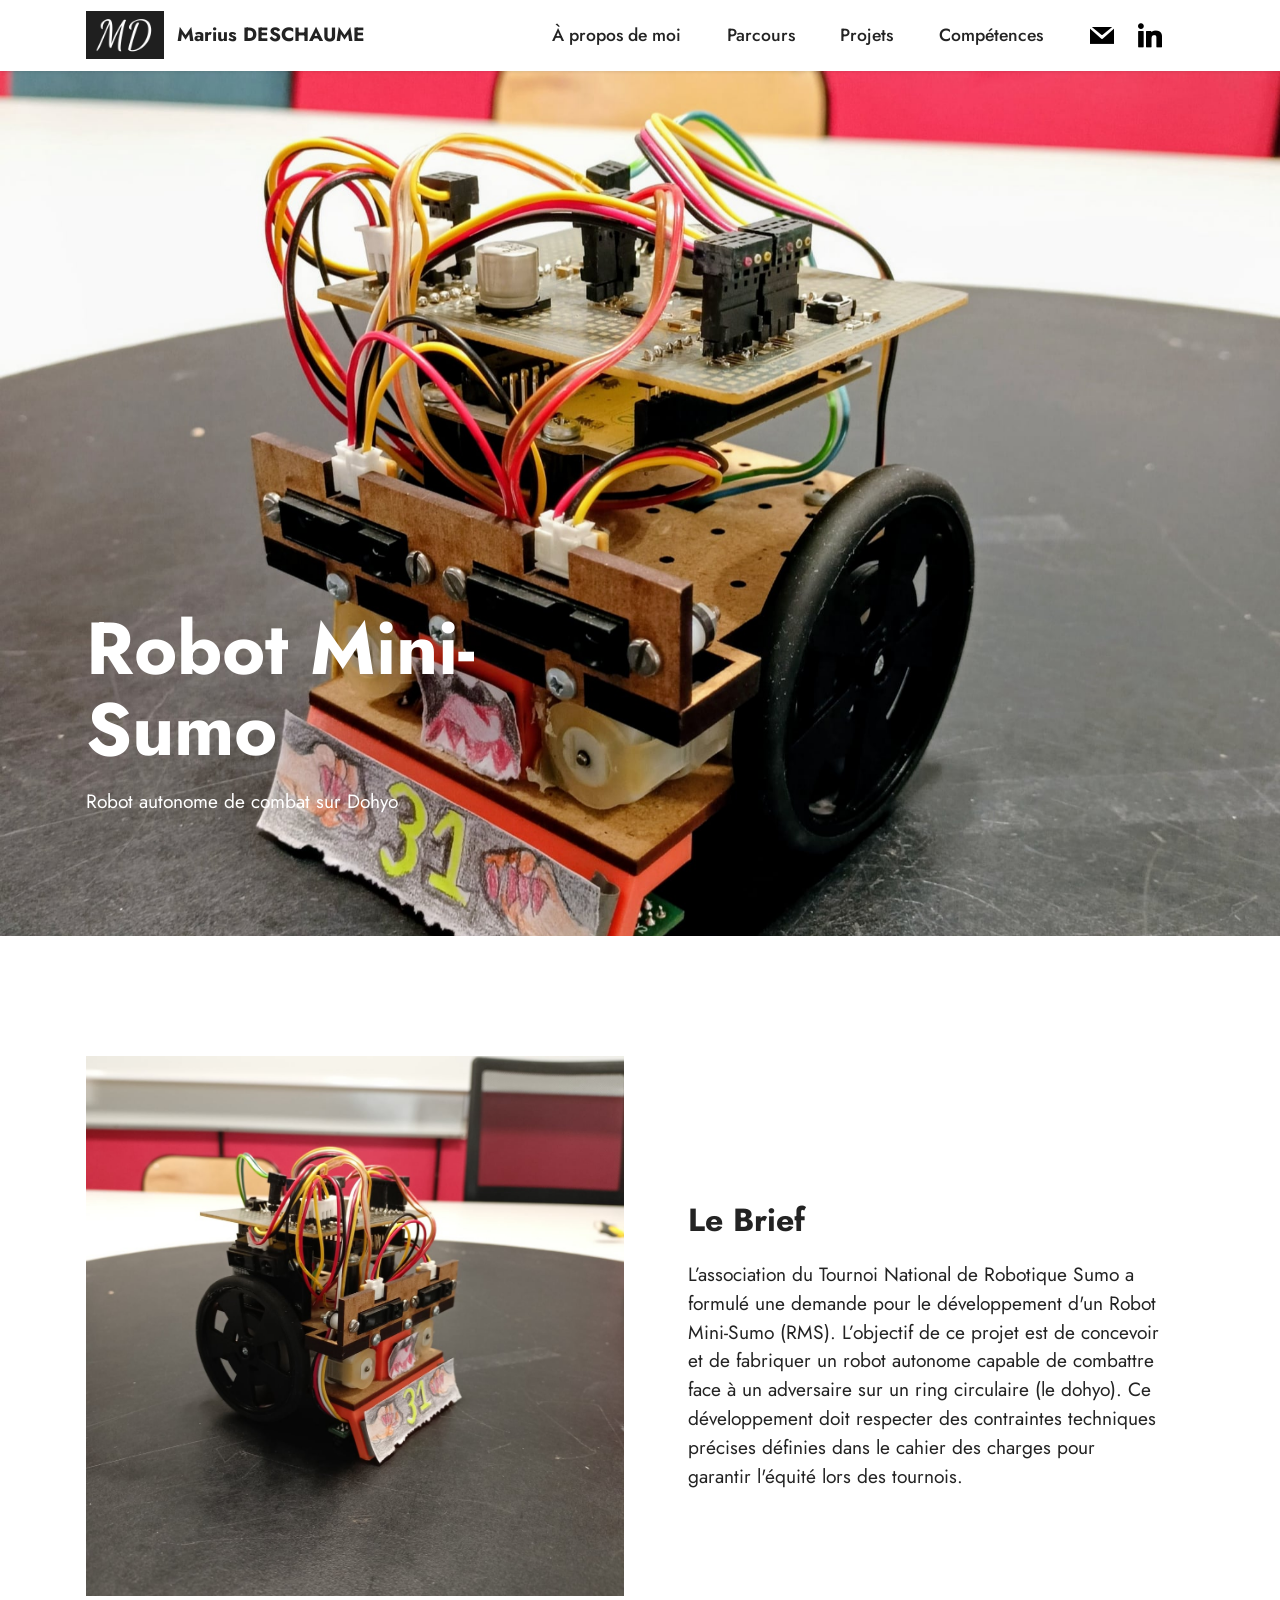
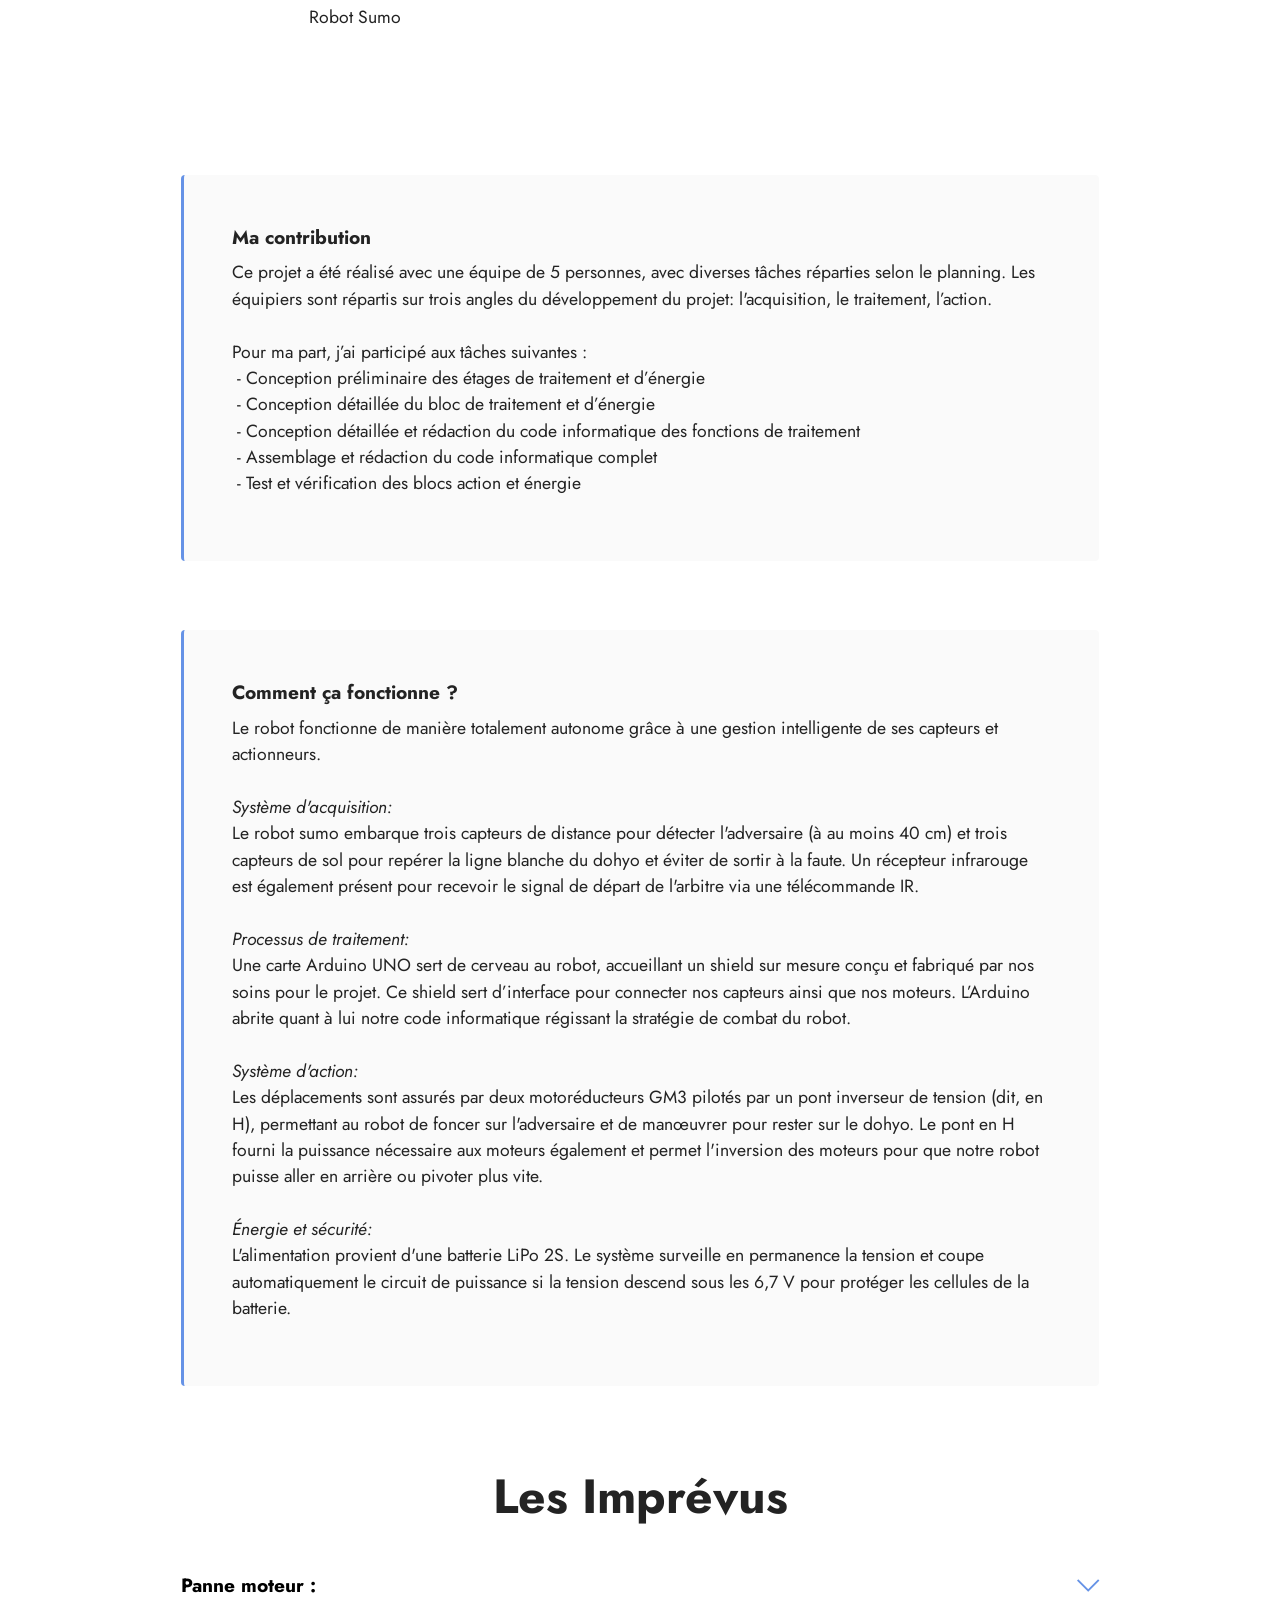
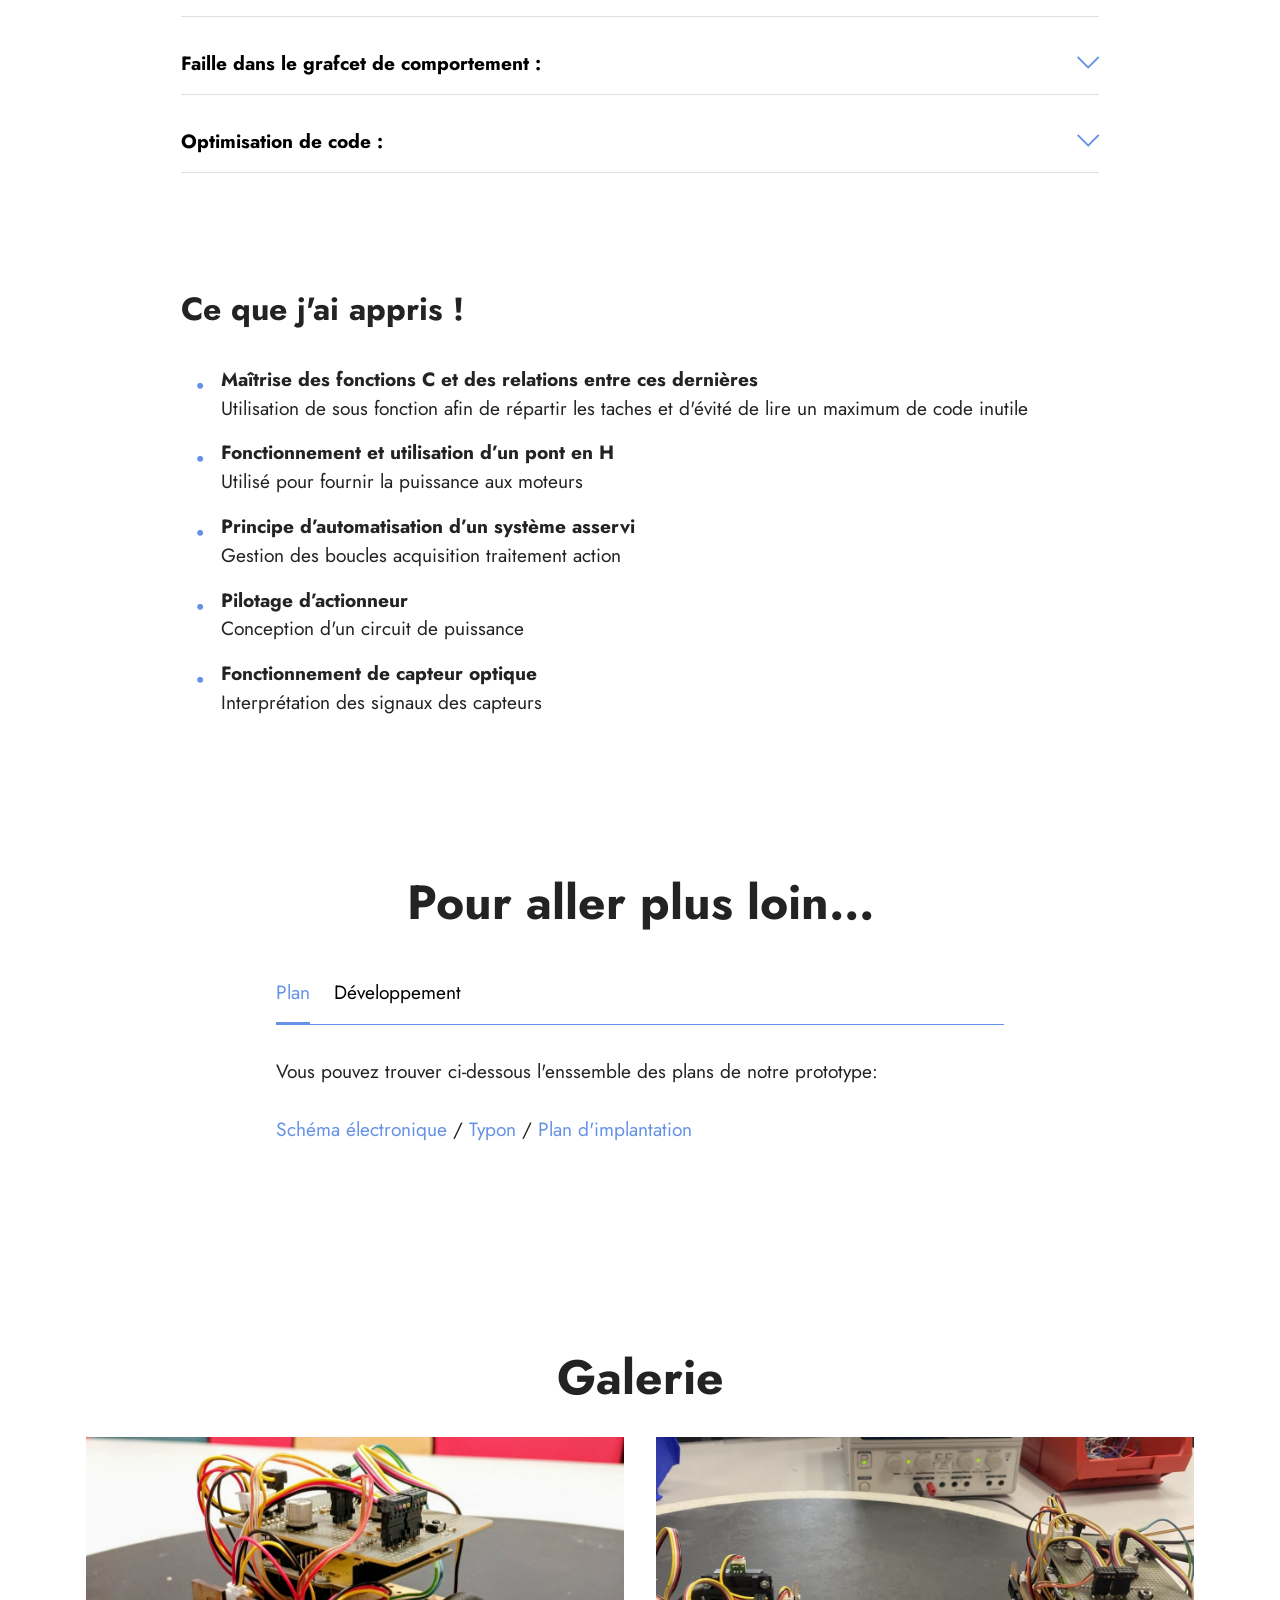
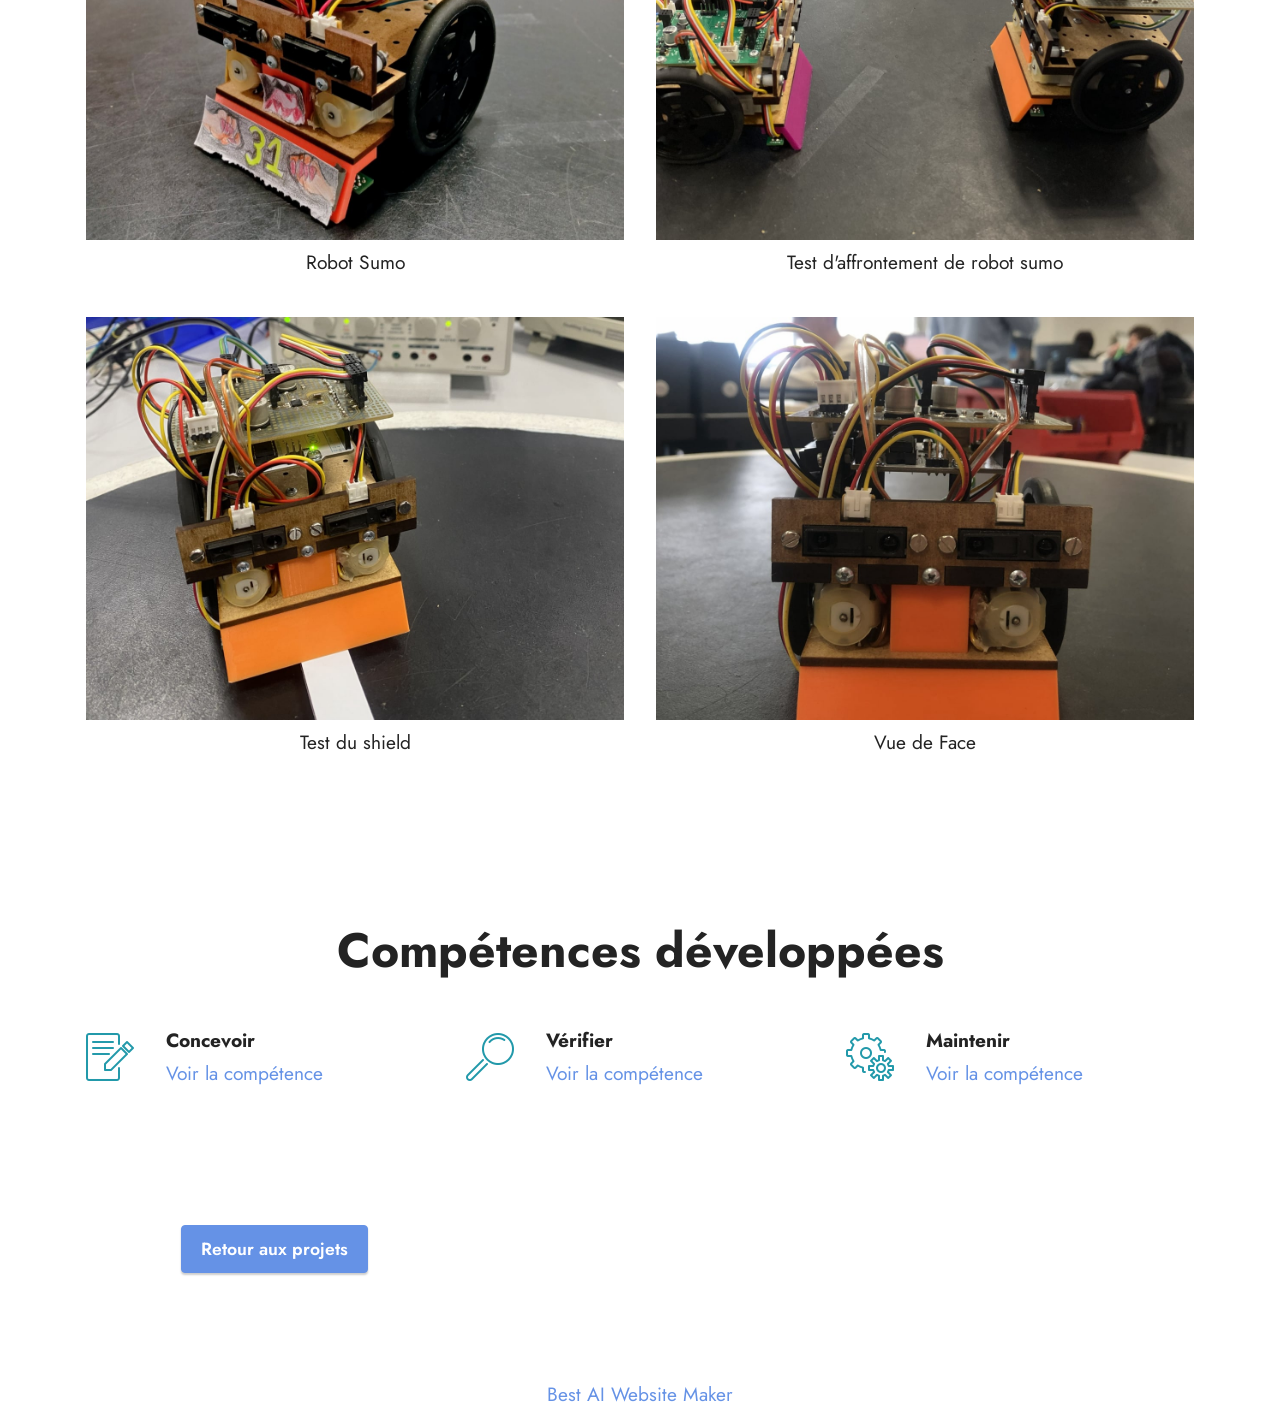
<file: RMS.html>
<!DOCTYPE html>
<html  >
<head>
  <!-- Site made with Mobirise Website Builder v6.1.12, https://mobirise.com -->
  <meta charset="UTF-8">
  <meta http-equiv="X-UA-Compatible" content="IE=edge">
  <meta name="generator" content="Mobirise v6.1.12, mobirise.com">
  <meta name="viewport" content="width=device-width, initial-scale=1, minimum-scale=1">
  <link rel="shortcut icon" href="assets/images/initial-96x59.png" type="image/x-icon">
  <meta name="description" content="">
  
  
  <title>Robot mini-Sumo</title>
  <link rel="stylesheet" href="assets/web/assets/mobirise-icons2/mobirise2.css">
  <link rel="stylesheet" href="assets/web/assets/mobirise-icons/mobirise-icons.css">
  <link rel="stylesheet" href="assets/bootstrap/css/bootstrap.min.css">
  <link rel="stylesheet" href="assets/parallax/jarallax.css">
  <link rel="stylesheet" href="assets/dropdown/css/style.css">
  <link rel="stylesheet" href="assets/socicon/css/styles.css">
  <link rel="stylesheet" href="assets/theme/css/style.css">
  <link rel="preload" href="https://fonts.googleapis.com/css?family=Jost:100,200,300,400,500,600,700,800,900,100i,200i,300i,400i,500i,600i,700i,800i,900i&display=swap" as="style" onload="this.onload=null;this.rel='stylesheet'">
  <noscript><link rel="stylesheet" href="https://fonts.googleapis.com/css?family=Jost:100,200,300,400,500,600,700,800,900,100i,200i,300i,400i,500i,600i,700i,800i,900i&display=swap"></noscript>
  <link rel="preload" as="style" href="assets/mobirise/css/mbr-additional.css?v=dH8sGQ"><link rel="stylesheet" href="assets/mobirise/css/mbr-additional.css?v=dH8sGQ" type="text/css">

  
  
  
</head>
<body>
  
  <section data-bs-version="5.1" class="menu menu3 cid-vjrr34bH6k" once="menu" id="menu3-q">
    
    <nav class="navbar navbar-dropdown navbar-fixed-top navbar-expand-lg">
        <div class="container">
            <div class="navbar-brand">
                <span class="navbar-logo">
                    <a href="index.html#top">
                        <img src="assets/images/initial-96x59.png" alt="" style="height: 3rem;">
                    </a>
                </span>
                <span class="navbar-caption-wrap"><a class="navbar-caption text-black text-primary display-7" href="index.html">Marius DESCHAUME</a></span>
            </div>
            <button class="navbar-toggler" type="button" data-toggle="collapse" data-bs-toggle="collapse" data-target="#navbarSupportedContent" data-bs-target="#navbarSupportedContent" aria-controls="navbarNavAltMarkup" aria-expanded="false" aria-label="Toggle navigation">
                <div class="hamburger">
                    <span></span>
                    <span></span>
                    <span></span>
                    <span></span>
                </div>
            </button>
            <div class="collapse navbar-collapse" id="navbarSupportedContent">
                <ul class="navbar-nav nav-dropdown nav-right" data-app-modern-menu="true"><li class="nav-item"><a class="nav-link link text-black text-primary display-4" href="index.html#testimonials1-6">À propos de moi</a></li>
                    <li class="nav-item"><a class="nav-link link text-black text-primary display-4" href="index.html#timeline3-19">Parcours</a></li>
                    <li class="nav-item"><a class="nav-link link text-black text-primary display-4" href="index.html#slider5-d">Projets</a>
                    </li><li class="nav-item"><a class="nav-link link text-black text-primary display-4" href="index.html#features14-2p">Compétences</a></li></ul>
                <div class="icons-menu">
                    <a class="iconfont-wrapper" href="mailto:ma.deschaume@gmail.com">
                        <span class="p-2 mbr-iconfont socicon-mail socicon"></span>
                    </a>
                    <a class="iconfont-wrapper" href="http://linkedin.com/in/marius-deschaume-1131a6300" target="_blank">
                        <span class="p-2 mbr-iconfont socicon-linkedin socicon"></span>
                    </a>
                    
                    
                </div>
                
            </div>
        </div>
    </nav>
</section>

<section data-bs-version="5.1" class="header4 cid-vjrr34wGv0 mbr-fullscreen mbr-parallax-background" id="header4-r">

    
    
    <div class="container">
        <div class="row">
            <div class="content-wrap">
                <h1 class="mbr-section-title mbr-fonts-style mbr-white mb-3 display-1">
                    <strong>Robot Mini-Sumo</strong></h1>
                
                <p class="mbr-fonts-style mbr-text mbr-white mb-3 display-7">
                    Robot autonome de combat sur Dohyo</p>

                
            </div>
        </div>
    </div>
</section>

<section data-bs-version="5.1" class="image1 cid-vjrr34KpP1" id="image1-s">
    

    
    

    <div class="container">
        <div class="row align-items-center">
            <div class="col-12 col-lg-6">
                <div class="image-wrapper">
                    <img src="assets/images/img-carre20rms-1256x1261.jpg" alt="Mobirise Website Builder">
                    <p class="mbr-description mbr-fonts-style pt-2 align-center display-4">
                    Robot Sumo</p>
                </div>
            </div>
            <div class="col-12 col-lg">
                <div class="text-wrapper">
                    <h3 class="mbr-section-title mbr-fonts-style mb-3 display-5">
                        <strong>Le Brief</strong></h3>
                    <p class="mbr-text mbr-fonts-style display-7">
                        L’association du Tournoi National de Robotique Sumo a formulé une demande pour le développement d'un Robot Mini-Sumo (RMS). L’objectif de ce projet est de concevoir et de fabriquer un robot autonome capable de combattre face à un adversaire sur un ring circulaire (le dohyo). Ce développement doit respecter des contraintes techniques précises définies dans le cahier des charges pour garantir l'équité lors des tournois.</p>
                </div>
            </div>
        </div>
    </div>
</section>

<section data-bs-version="5.1" class="content7 cid-vjrr352VAy" id="content7-t">
    
    <div class="container">
        <div class="row justify-content-center">
            <div class="col-12 col-md-10">
                <blockquote>
                <h5 class="mbr-section-title mbr-fonts-style mb-2 display-7"><strong>Ma contribution</strong></h5>
                <p class="mbr-text mbr-fonts-style display-4">Ce projet a été réalisé avec une équipe de 5 personnes, avec diverses tâches réparties selon le planning. Les équipiers sont répartis sur trois angles du développement du projet: l'acquisition, le traitement, l’action.
<br>
<br>Pour ma part, j’ai participé aux tâches suivantes :
<br>&nbsp;- Conception préliminaire des étages de traitement et d’énergie
<br>&nbsp;- Conception détaillée du bloc de traitement et d’énergie
<br>&nbsp;- Conception détaillée et rédaction du code informatique des fonctions de traitement
<br>&nbsp;- Assemblage et rédaction du code informatique complet
<br>&nbsp;- Test et vérification des blocs action et énergie<br></p></blockquote>
            </div>
        </div>
    </div>
</section>

<section data-bs-version="5.1" class="content7 cid-vjrr35gDJP" id="content7-u">
    
    <div class="container">
        <div class="row justify-content-center">
            <div class="col-12 col-md-10">
                <blockquote>
                <h5 class="mbr-section-title mbr-fonts-style mb-2 display-7"><strong>Comment ça fonctionne ?</strong></h5>
                <p class="mbr-text mbr-fonts-style display-4">Le robot fonctionne de manière totalement autonome grâce à une gestion intelligente de ses capteurs et actionneurs.<br>
<br><em style="">Système d'acquisition: 
</em><br>Le robot sumo embarque trois capteurs de distance pour détecter l'adversaire (à au moins 40 cm) et trois capteurs de sol pour repérer la ligne blanche du dohyo et éviter de sortir à la faute. Un récepteur infrarouge est également présent pour recevoir le signal de départ de l'arbitre via une télécommande IR.
<br>
<br><em>Processus de traitement: 
</em><br>Une carte Arduino UNO sert de cerveau au robot, accueillant un shield sur mesure conçu et fabriqué par nos soins pour le projet. Ce shield sert d’interface pour connecter nos capteurs ainsi que nos moteurs. L’Arduino abrite quant à lui notre code informatique régissant la stratégie de combat du robot.
<br>
<br><em>Système d'action: 
</em><br>Les déplacements sont assurés par deux motoréducteurs GM3 pilotés par un pont inverseur de tension (dit, en H), permettant au robot de foncer sur l'adversaire et de manœuvrer pour rester sur le dohyo. Le pont en H fourni la puissance nécessaire aux moteurs également et permet l'inversion des moteurs pour que notre robot puisse aller en arrière ou pivoter plus vite.
<br>
<br><em>Énergie et sécurité: 
</em><br>L'alimentation provient d'une batterie LiPo 2S. Le système surveille en permanence la tension et coupe automatiquement le circuit de puissance si la tension descend sous les 6,7 V pour protéger les cellules de la batterie.<br></p></blockquote>
            </div>
        </div>
    </div>
</section>

<section data-bs-version="5.1" class="content16 cid-vjIre5qLC1" id="content16-15">

    

    
    
    <div class="container">
        <div class="row justify-content-center">
            <div class="col-12 col-md-10">
                <div class="mbr-section-head align-center mb-4">
                    <h3 class="mbr-section-title mb-0 mbr-fonts-style display-2"><strong>Les Imprévus</strong></h3>
                    
                </div>
                <div id="bootstrap-accordion_55" class="panel-group accordionStyles accordion" role="tablist" aria-multiselectable="true">
                    <div class="card mb-3">
                        <div class="card-header" role="tab" id="headingOne">
                            <a role="button" class="panel-title collapsed" data-toggle="collapse" data-bs-toggle="collapse" data-core="" href="#collapse1_55" aria-expanded="false" aria-controls="collapse1">
                                <h6 class="panel-title-edit mbr-fonts-style mb-0 display-7"><strong>Panne moteur :</strong></h6>
                                <span class="sign mbr-iconfont mbri-arrow-down"></span>
                            </a>
                        </div>
                        <div id="collapse1_55" class="panel-collapse noScroll collapse" role="tabpanel" aria-labelledby="headingOne" data-parent="#accordion" data-bs-parent="#bootstrap-accordion_55">
                            <div class="panel-body">
                                <p class="mbr-fonts-style panel-text display-4">Lors des tests de prototypage rapide de notre robot sumo, le moteur droit est tombé en panne. Étant limité dans le stock nous n’avons pas pu en obtenir un autre. Ledit moteur à donc été démonté puis analysé pour être réparé.</p>
                            </div>
                        </div>
                    </div>
                    <div class="card mb-3">
                        <div class="card-header" role="tab" id="headingOne">
                            <a role="button" class="panel-title collapsed" data-toggle="collapse" data-bs-toggle="collapse" data-core="" href="#collapse2_55" aria-expanded="false" aria-controls="collapse2">
                                <h6 class="panel-title-edit mbr-fonts-style mb-0 display-7"><strong>Faille dans le grafcet de comportement :</strong></h6>
                                <span class="sign mbr-iconfont mbri-arrow-down"></span>
                            </a>
                        </div>
                        <div id="collapse2_55" class="panel-collapse noScroll collapse" role="tabpanel" aria-labelledby="headingOne" data-parent="#accordion" data-bs-parent="#bootstrap-accordion_55">
                            <div class="panel-body">
                                <p class="mbr-fonts-style panel-text display-4">
                                    Le grafcet initial définissant la façon de réfléchir du robot présentait des failles. Notamment des confusions d’état entre les manœuvres défensive et offensive ce qui mettait le robot en retrait au lieu d’attaquer son ennemis. Pour palier à cela, le grafcet a été entièrement repensé. Les états ont été dupliqué afin de séparer les attaques des défenses et de passer à l’action ensuite.</p>
                            </div>
                        </div>
                    </div>
                    <div class="card mb-3">
                        <div class="card-header" role="tab" id="headingOne">
                            <a role="button" class="panel-title collapsed" data-toggle="collapse" data-bs-toggle="collapse" data-core="" href="#collapse3_55" aria-expanded="false" aria-controls="collapse3">
                                <h6 class="panel-title-edit mbr-fonts-style mb-0 display-7"><strong>Optimisation de code :</strong></h6>
                                <span class="sign mbr-iconfont mbri-arrow-down"></span>
                            </a>
                        </div>
                        <div id="collapse3_55" class="panel-collapse noScroll collapse" role="tabpanel" aria-labelledby="headingOne" data-parent="#accordion" data-bs-parent="#bootstrap-accordion_55">
                            <div class="panel-body">
                                <p class="mbr-fonts-style panel-text display-4">
                                    Le manque d’optimisation du code informatique, renforcé par la duplication d’état dans le grafcet et le manque d'expérience, a engendré des disfonctionnement. Des bugs et des lenteurs sont apparus dans les comportements du robot lors de l’interprétation répétée des capteurs. Pour y remédier, le code a été retravaillé et structuré via des fonctions. L’objectif étant de simplifier au maximum la boucle loop pour une exécution plus rapide et ainsi améliorer la réactivité du robot.</p>
                            </div>
                        </div>
                    </div>
                    
                    
                    
                </div>
            </div>
        </div>
    </div>
</section>

<section data-bs-version="5.1" class="content14 cid-vjrvQIm2fZ" id="content14-z">
    

    
    
    
    <div class="container">
        <div class="row justify-content-center">
            <div class="col-md-12 col-lg-10">
                    <h3 class="mbr-section-title mbr-fonts-style mb-4 display-5">
                        <strong>Ce que j'ai appris !</strong></h3>
                <ul class="list mbr-fonts-style display-7">
                    <li><strong>Maîtrise des fonctions C et des relations entre ces dernières</strong><br>Utilisation de sous fonction afin de répartir les taches et d'évité de lire un maximum de code inutile</li>
                    <li><strong>Fonctionnement et utilisation d’un pont en H</strong><br>Utilisé pour fournir la puissance aux moteurs</li>
                    <li><strong>Principe d’automatisation d’un système asservi</strong><br>Gestion des boucles acquisition traitement action</li>
                    <li><strong>Pilotage d’actionneur</strong><br>Conception d'un circuit de puissance</li>
                    <li><strong>Fonctionnement de capteur optique<br></strong>Interprétation des signaux des capteurs</li>
                </ul>
            </div>
        </div>
    </div>
</section>

<section data-bs-version="5.1" class="tabs content18 cid-vjrr35BJX4" id="tabs1-w">

    

    
    
    <div class="container">
        <div class="row justify-content-center">
            <div class="col-12 col-md-8">
                <h3 class="mbr-section-title mb-0 mbr-fonts-style display-2">
                    <strong>Pour aller plus loin...</strong></h3>
                
            </div>
        </div>
        <div class="row justify-content-center mt-4">
            <div class="col-12 col-md-8">
                <ul class="nav nav-tabs mb-4" role="tablist">
                    <li class="nav-item first mbr-fonts-style"><a class="nav-link mbr-fonts-style show active display-7" role="tab" data-toggle="tab" data-bs-toggle="tab" href="#tabs1-w_tab0" aria-selected="true">Plan<br></a></li>
                    <li class="nav-item"><a class="nav-link mbr-fonts-style active display-7" role="tab" data-toggle="tab" data-bs-toggle="tab" href="#tabs1-w_tab1" aria-selected="true">Développement<br></a></li>
                    
                    
                    
                    
                </ul>
                <div class="tab-content">
                    <div id="tab1" class="tab-pane in active" role="tabpanel">
                        <div class="row">
                            <div class="col-md-12">
                                <p class="mbr-text mbr-fonts-style display-7">Vous pouvez trouver ci-dessous l'enssemble des plans de notre prototype:<br><br><a href="assets/files/Schma-electroniqueRMS.pdf" class="text-primary" target="_blank">Schéma électronique</a> / <a href="assets/files/Typons-RMS.pdf" class="text-primary" target="_blank">Typon</a> / <a href="assets/files/Implantation-RMS.pdf" class="text-primary" target="_blank">Plan d'implantation</a></p>
                            </div>
                        </div>
                    </div>
                    <div id="tab2" class="tab-pane" role="tabpanel">
                        <div class="row">
                            <div class="col-md-12">
                                <p class="mbr-text mbr-fonts-style display-7">
                                    Ici ce trouve les dossier de conception et de fabrication du projet:<br><br><a href="assets/files/DDC_RMS.pdf" class="text-primary" target="_blank">Dossier de Conception</a> / <a href="assets/files/DDF_RMS.pdf" class="text-primary" target="_blank">Dossier de Fabrication</a></p>
                            </div>
                        </div>
                    </div>
                    
                    
                    
                    
                </div>
            </div>
        </div>
    </div>
</section>

<section data-bs-version="5.1" class="gallery4 mbr-gallery cid-vjItQI2u60" id="gallery4-16">
    

    
    

    <div class="container">
        <div class="mbr-section-head">
            <h3 class="mbr-section-title mbr-fonts-style align-center m-0 display-2"><strong>Galerie</strong></h3>
            
        </div>
        <div class="row mbr-gallery mt-4">
            <div class="col-12 col-md-6 col-lg-6 item gallery-image active">
                <div class="item-wrapper" data-toggle="modal" data-bs-toggle="modal" data-target="#vl2ZG5hpUZ-modal" data-bs-target="#vl2ZG5hpUZ-modal">
                    <img class="w-100" src="assets/images/photo20rms-1256x1675.jpeg" alt="" data-slide-to="0" data-bs-slide-to="0" data-target="#lb-vl2ZG5hpUZ" data-bs-target="#lb-vl2ZG5hpUZ">
                    <div class="icon-wrapper">
                        <span class="mobi-mbri mobi-mbri-search mbr-iconfont mbr-iconfont-btn"></span>
                    </div>
                </div>
                <h6 class="mbr-item-subtitle mbr-fonts-style align-center mb-2 mt-2 display-7">Robot Sumo</h6>
            </div>
            <div class="col-12 col-md-6 col-lg-6 item gallery-image">
                <div class="item-wrapper" data-toggle="modal" data-bs-toggle="modal" data-target="#vl2ZG5hpUZ-modal" data-bs-target="#vl2ZG5hpUZ-modal">
                    <img class="w-100" src="assets/images/img-5578-1256x942.jpg" alt="" data-slide-to="1" data-bs-slide-to="1" data-target="#lb-vl2ZG5hpUZ" data-bs-target="#lb-vl2ZG5hpUZ">
                    <div class="icon-wrapper">
                        <span class="mobi-mbri mobi-mbri-search mbr-iconfont mbr-iconfont-btn"></span>
                    </div>
                </div>
                <h6 class="mbr-item-subtitle mbr-fonts-style align-center mb-2 mt-2 display-7">Test d'affrontement de robot sumo</h6>
            </div><div class="col-12 col-md-6 col-lg-6 item gallery-image">
                <div class="item-wrapper" data-toggle="modal" data-bs-toggle="modal" data-target="#vl2ZG5hpUZ-modal" data-bs-target="#vl2ZG5hpUZ-modal">
                    <img class="w-100" src="assets/images/img-5505-1256x942.jpg" alt="" data-slide-to="2" data-bs-slide-to="2" data-target="#lb-vl2ZG5hpUZ" data-bs-target="#lb-vl2ZG5hpUZ">
                    <div class="icon-wrapper">
                        <span class="mobi-mbri mobi-mbri-search mbr-iconfont mbr-iconfont-btn"></span>
                    </div>
                </div>
                <h6 class="mbr-item-subtitle mbr-fonts-style align-center mb-2 mt-2 display-7">Test du shield</h6>
            </div>
            <div class="col-12 col-md-6 col-lg-6 item gallery-image">
                <div class="item-wrapper" data-toggle="modal" data-bs-toggle="modal" data-target="#vl2ZG5hpUZ-modal" data-bs-target="#vl2ZG5hpUZ-modal">
                    <img class="w-100" src="assets/images/img-1589-1256x942.jpg" alt="" data-slide-to="3" data-bs-slide-to="3" data-target="#lb-vl2ZG5hpUZ" data-bs-target="#lb-vl2ZG5hpUZ">
                    <div class="icon-wrapper">
                        <span class="mobi-mbri mobi-mbri-search mbr-iconfont mbr-iconfont-btn"></span>
                    </div>
                </div>
                <h6 class="mbr-item-subtitle mbr-fonts-style align-center mb-2 mt-2 display-7">Vue de Face</h6>
            </div>
            
        </div>

        <div class="modal mbr-slider" tabindex="-1" role="dialog" aria-hidden="true" id="vl2ZG5hpUZ-modal">
            <div class="modal-dialog" role="document">
                <div class="modal-content">
                    <div class="modal-body">
                        <div class="carousel slide" id="lb-vl2ZG5hpUZ" data-interval="5000" data-bs-interval="5000">
                            <div class="carousel-inner">
                                <div class="carousel-item active">
                                    <img class="d-block w-100" src="assets/images/photo20rms-1256x1675.jpeg" alt="Mobirise Website Builder">
                                </div>
                                <div class="carousel-item">
                                    <img class="d-block w-100" src="assets/images/img-5578-1256x942.jpg" alt="Mobirise Website Builder">
                                </div><div class="carousel-item">
                                    <img class="d-block w-100" src="assets/images/img-5505-1256x942.jpg" alt="Mobirise Website Builder">
                                </div>
                                <div class="carousel-item">
                                    <img class="d-block w-100" src="assets/images/img-1589-1256x942.jpg" alt="Mobirise Website Builder">
                                </div>
                                
                            </div>
                            <ol class="carousel-indicators">
                                <li data-slide-to="0" data-bs-slide-to="0" class="active" data-target="#lb-vl2ZG5hpUZ" data-bs-target="#lb-vl2ZG5hpUZ"></li>
                                <li data-slide-to="1" data-bs-slide-to="1" data-target="#lb-vl2ZG5hpUZ" data-bs-target="#lb-vl2ZG5hpUZ"></li>
                                <li data-slide-to="2" data-bs-slide-to="2" data-target="#lb-vl2ZG5hpUZ" data-bs-target="#lb-vl2ZG5hpUZ"></li>
                                <li data-slide-to="3" data-bs-slide-to="3" data-target="#lb-vl2ZG5hpUZ" data-bs-target="#lb-vl2ZG5hpUZ"></li>
                            </ol>
                            <a role="button" href="" class="close" data-dismiss="modal" data-bs-dismiss="modal" aria-label="Close">
                            </a>
                            <a class="carousel-control-prev carousel-control" role="button" data-slide="prev" data-bs-slide="prev" href="#lb-vl2ZG5hpUZ">
                                <span class="mobi-mbri mobi-mbri-arrow-prev" aria-hidden="true"></span>
                                <span class="sr-only visually-hidden">Previous</span>
                            </a>
                            <a class="carousel-control-next carousel-control" role="button" data-slide="next" data-bs-slide="next" href="#lb-vl2ZG5hpUZ">
                                <span class="mobi-mbri mobi-mbri-arrow-next" aria-hidden="true"></span>
                                <span class="sr-only visually-hidden">Next</span>
                            </a>
                        </div>
                    </div>
                </div>
            </div>
        </div>
    </div>
</section>

<section data-bs-version="5.1" class="social02 cid-vl2YYSfbG8" id="social02-3k">
	

	
	
	<div class="container">
		<div class="row justify-content-center">
			<div class="col-12 content-head">
				<div class="mb-5">
					<h5 class="mbr-section-title mbr-fonts-style align-center mb-0 display-2">
						<strong>Compétences&nbsp;développées</strong></h5>
					
				</div>
			</div>
		</div>
		<div class="row">
			<div class="item features-without-image col-12 col-md-6 col-lg-4 active">
				<div class="item-wrapper">
					<span class="mbr-iconfont m-auto mbri-edit"></span>
					<div class="card-box">
						<h4 class="card-title mbr-fonts-style mb-1 display-7">
							<strong>Concevoir</strong></h4>
						<h5 class="card-text mbr-fonts-style display-7"><a href="CPT.html#content4-2t" class="text-primary">Voir la compétence</a></h5>
					</div>
				</div>
			</div>
			<div class="item features-without-image col-12 col-md-6 col-lg-4">
				<div class="item-wrapper">
					<span class="mbr-iconfont m-auto mbri-search"></span>
					<div class="card-box">
						<h4 class="card-title mbr-fonts-style mb-1 display-7">
							<strong>Vérifier</strong></h4>
						<h5 class="card-text mbr-fonts-style display-7"><a href="CPT.html#content4-36" class="text-primary">Voir la compétence</a></h5>
					</div>
				</div>
			</div>
			<div class="item features-without-image col-12 col-md-6 col-lg-4">
				<div class="item-wrapper">
					<span class="mbr-iconfont m-auto mbri-setting"></span>
					<div class="card-box">
						<h4 class="card-title mbr-fonts-style mb-1 display-7">
							<strong>Maintenir</strong></h4>
						<h5 class="card-text mbr-fonts-style display-7"><a href="CPT.html#content4-3b" class="text-primary">Voir la compétence</a></h5>
					</div>
				</div>
			</div>
			
			
			
		</div>
	</div>
</section>

<section data-bs-version="5.1" class="content12 cid-vkbMnrnsMI" id="content12-1j">
    
    <div class="container">
        <div class="row justify-content-center">
            <div class="col-md-12 col-lg-10">
                <div class="mbr-section-btn align-center"><a class="btn btn-primary display-4" href="index.html#slider5-d">Retour aux projets</a></div>
            </div>
        </div>
    </div>
</section><section class="display-7" style="padding: 0;align-items: center;justify-content: center;flex-wrap: wrap;    align-content: center;display: flex;position: relative;height: 4rem;"><a href="https://mobiri.se/" style="flex: 1 1;height: 4rem;position: absolute;width: 100%;z-index: 1;"><img alt="" style="height: 4rem;" src="[data-uri]"></a><p style="margin: 0;text-align: center;" class="display-7">&#8204;</p><a style="z-index:1" href="https://mobirise.com/builder/ai-website-maker.html">Best AI Website Maker</a></section><script src="assets/bootstrap/js/bootstrap.bundle.min.js"></script>  <script src="assets/parallax/jarallax.js"></script>  <script src="assets/smoothscroll/smooth-scroll.js"></script>  <script src="assets/ytplayer/index.js"></script>  <script src="assets/dropdown/js/navbar-dropdown.js"></script>  <script src="assets/mbr-switch-arrow/mbr-switch-arrow.js"></script>  <script src="assets/mbr-tabs/mbr-tabs.js"></script>  <script src="assets/theme/js/script.js"></script>  
  
  
</body>
</html>
</file>
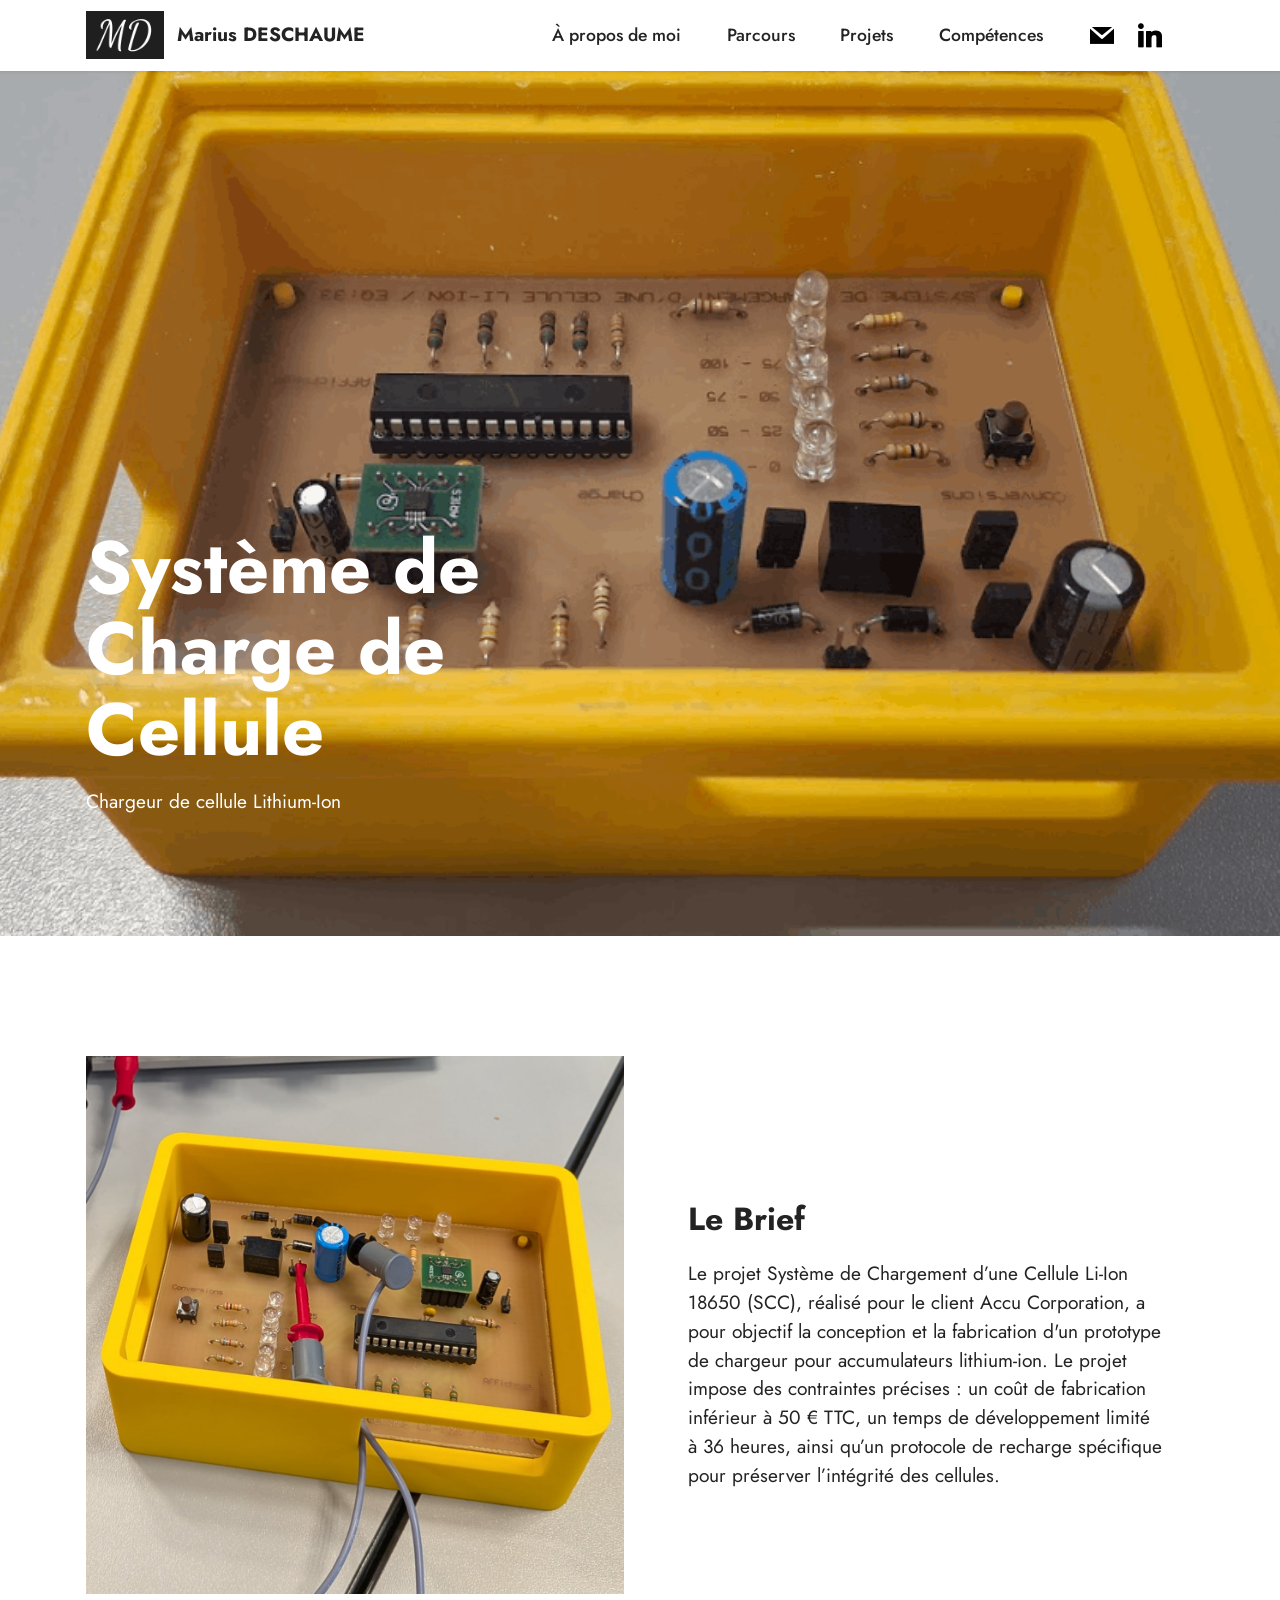
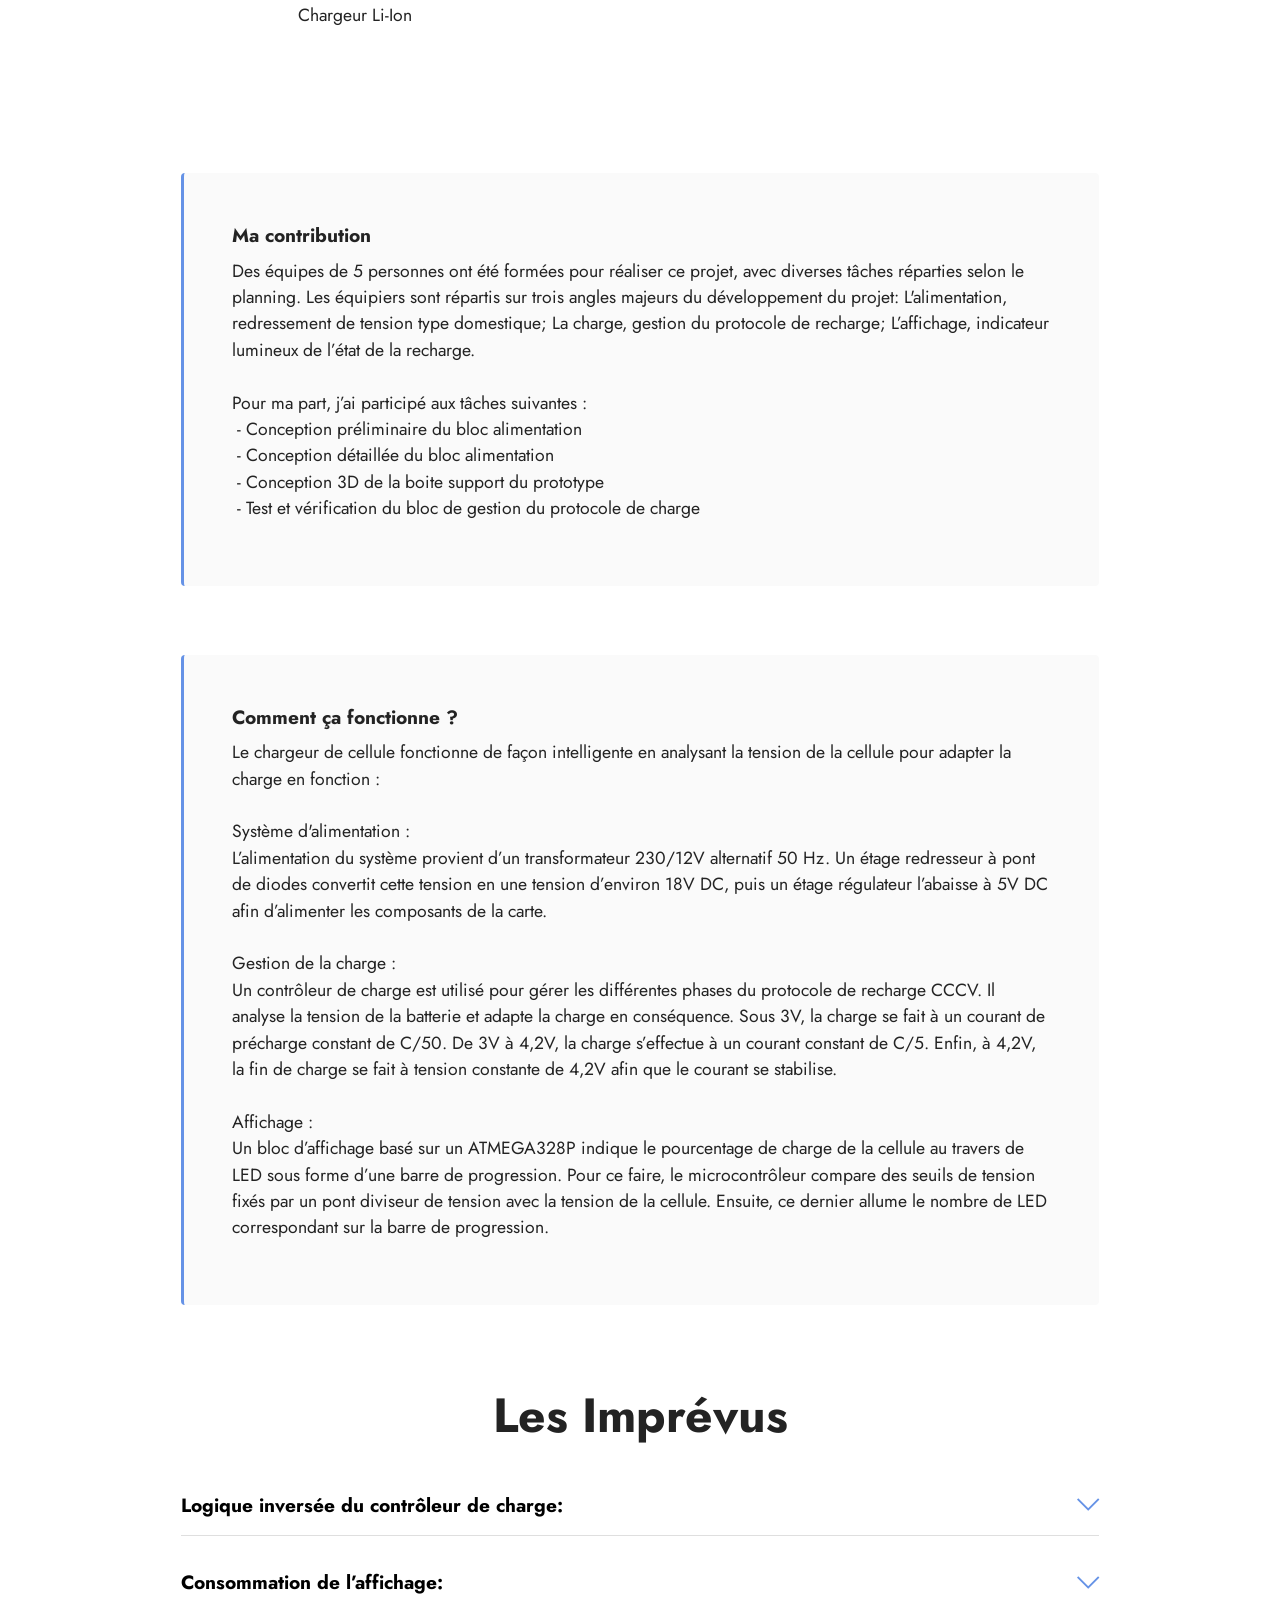
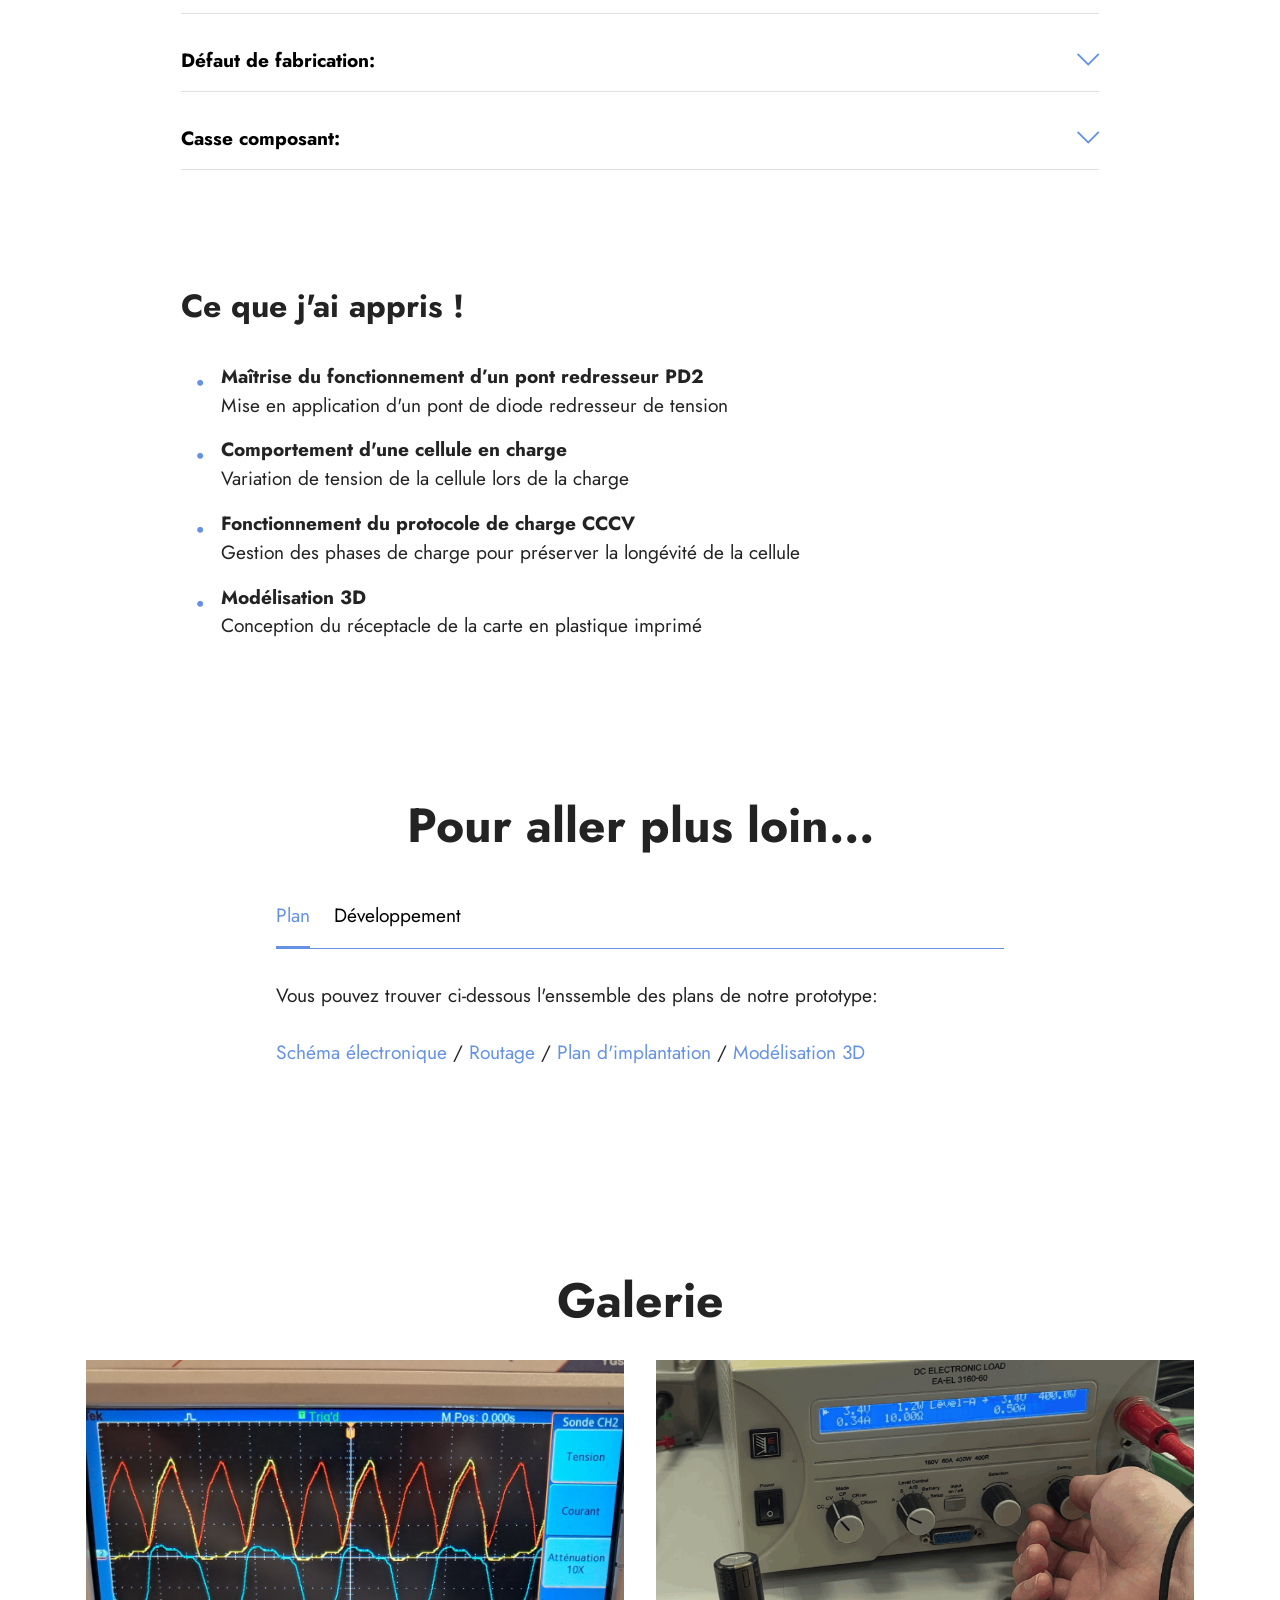
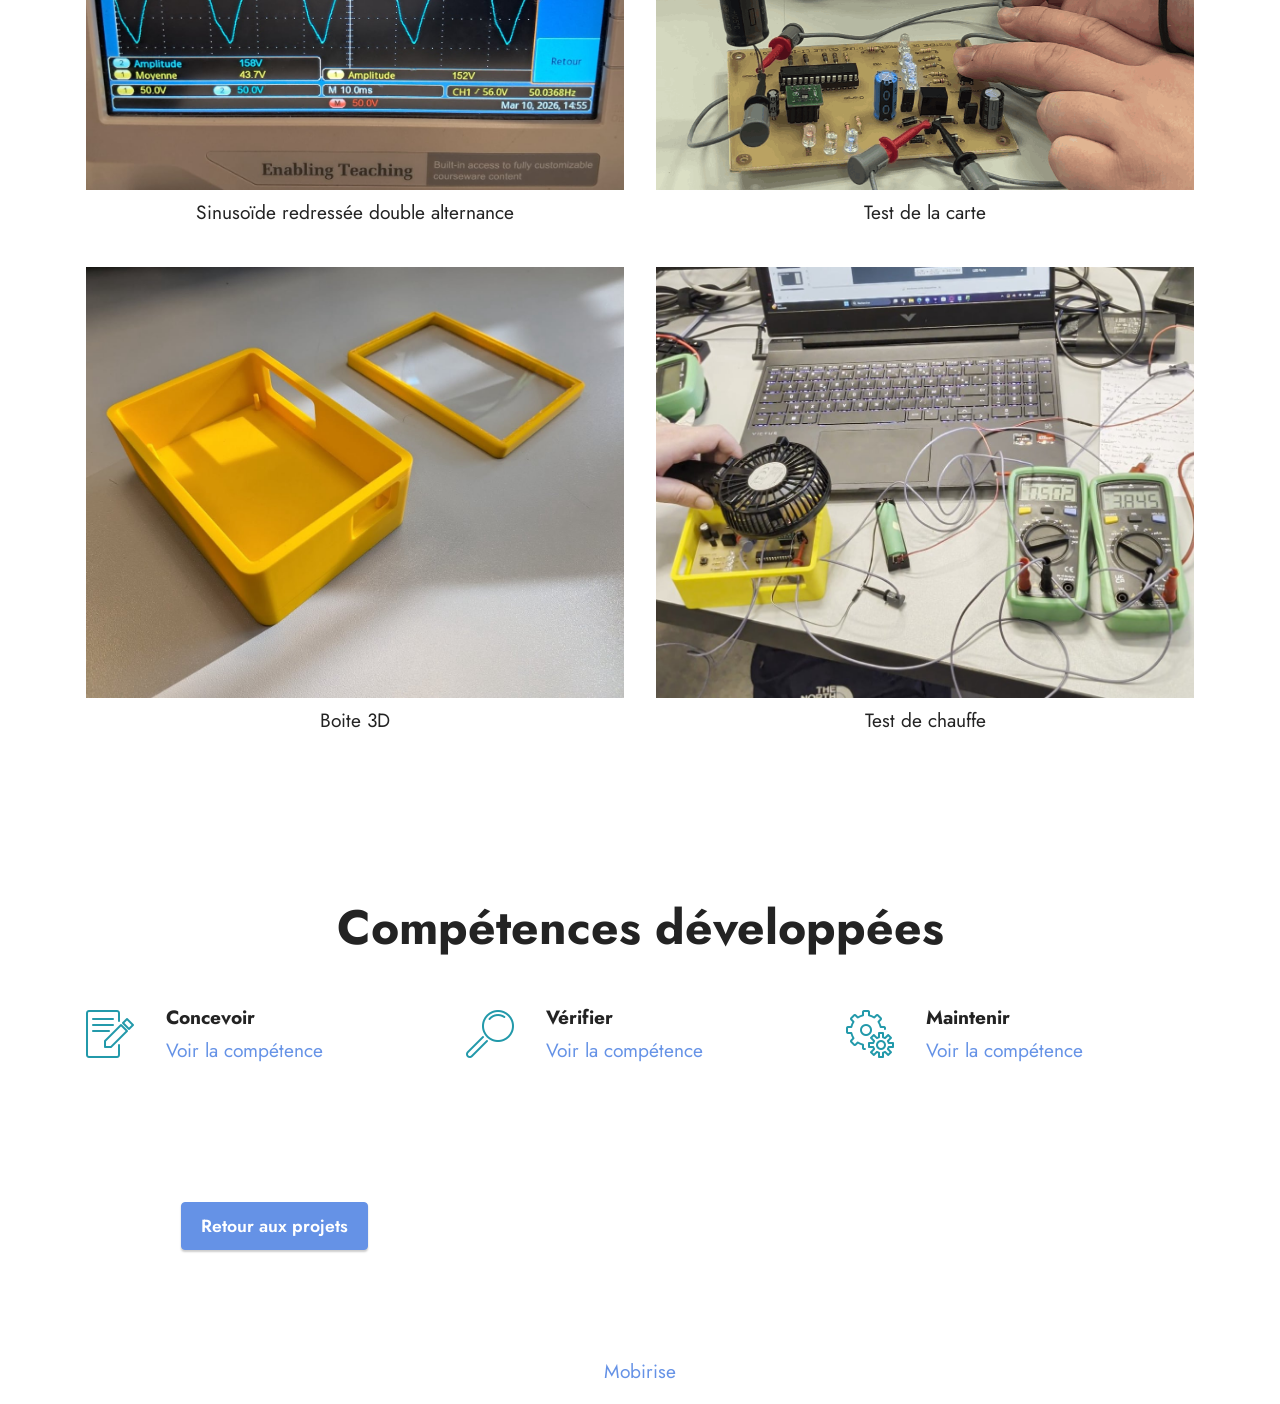
<file: SCC.html>
<!DOCTYPE html>
<html  >
<head>
  <!-- Site made with Mobirise Website Builder v6.1.12, https://mobirise.com -->
  <meta charset="UTF-8">
  <meta http-equiv="X-UA-Compatible" content="IE=edge">
  <meta name="generator" content="Mobirise v6.1.12, mobirise.com">
  <meta name="viewport" content="width=device-width, initial-scale=1, minimum-scale=1">
  <link rel="shortcut icon" href="assets/images/initial-96x59.png" type="image/x-icon">
  <meta name="description" content="">
  
  
  <title>Système de Charge de Cellule</title>
  <link rel="stylesheet" href="assets/web/assets/mobirise-icons2/mobirise2.css">
  <link rel="stylesheet" href="assets/web/assets/mobirise-icons/mobirise-icons.css">
  <link rel="stylesheet" href="assets/bootstrap/css/bootstrap.min.css">
  <link rel="stylesheet" href="assets/parallax/jarallax.css">
  <link rel="stylesheet" href="assets/dropdown/css/style.css">
  <link rel="stylesheet" href="assets/socicon/css/styles.css">
  <link rel="stylesheet" href="assets/theme/css/style.css">
  <link rel="preload" href="https://fonts.googleapis.com/css?family=Jost:100,200,300,400,500,600,700,800,900,100i,200i,300i,400i,500i,600i,700i,800i,900i&display=swap" as="style" onload="this.onload=null;this.rel='stylesheet'">
  <noscript><link rel="stylesheet" href="https://fonts.googleapis.com/css?family=Jost:100,200,300,400,500,600,700,800,900,100i,200i,300i,400i,500i,600i,700i,800i,900i&display=swap"></noscript>
  <link rel="preload" as="style" href="assets/mobirise/css/mbr-additional.css?v=ONGFcf"><link rel="stylesheet" href="assets/mobirise/css/mbr-additional.css?v=ONGFcf" type="text/css">

  
  
  
</head>
<body>
  
  <section data-bs-version="5.1" class="menu menu3 cid-vkgU8IMxt8" once="menu" id="menu3-1m">
    
    <nav class="navbar navbar-dropdown navbar-fixed-top navbar-expand-lg">
        <div class="container">
            <div class="navbar-brand">
                <span class="navbar-logo">
                    <a href="index.html#top">
                        <img src="assets/images/initial-96x59.png" alt="" style="height: 3rem;">
                    </a>
                </span>
                <span class="navbar-caption-wrap"><a class="navbar-caption text-black text-primary display-7" href="index.html">Marius DESCHAUME</a></span>
            </div>
            <button class="navbar-toggler" type="button" data-toggle="collapse" data-bs-toggle="collapse" data-target="#navbarSupportedContent" data-bs-target="#navbarSupportedContent" aria-controls="navbarNavAltMarkup" aria-expanded="false" aria-label="Toggle navigation">
                <div class="hamburger">
                    <span></span>
                    <span></span>
                    <span></span>
                    <span></span>
                </div>
            </button>
            <div class="collapse navbar-collapse" id="navbarSupportedContent">
                <ul class="navbar-nav nav-dropdown nav-right" data-app-modern-menu="true"><li class="nav-item"><a class="nav-link link text-black text-primary display-4" href="index.html#testimonials1-6">À propos de moi</a></li>
                    <li class="nav-item"><a class="nav-link link text-black text-primary display-4" href="index.html#timeline3-19">Parcours</a></li>
                    <li class="nav-item"><a class="nav-link link text-black text-primary display-4" href="index.html#slider5-d">Projets</a>
                    </li><li class="nav-item"><a class="nav-link link text-black text-primary display-4" href="index.html#features14-2p">Compétences</a></li></ul>
                <div class="icons-menu">
                    <a class="iconfont-wrapper" href="mailto:ma.deschaume@gmail.com">
                        <span class="p-2 mbr-iconfont socicon-mail socicon"></span>
                    </a>
                    <a class="iconfont-wrapper" href="http://linkedin.com/in/marius-deschaume-1131a6300" target="_blank">
                        <span class="p-2 mbr-iconfont socicon-linkedin socicon"></span>
                    </a>
                    
                    
                </div>
                
            </div>
        </div>
    </nav>
</section>

<section data-bs-version="5.1" class="header4 cid-vkgU8J6vfh mbr-fullscreen mbr-parallax-background" id="header4-1n">

    
    
    <div class="container">
        <div class="row">
            <div class="content-wrap">
                <h1 class="mbr-section-title mbr-fonts-style mbr-white mb-3 display-1">
                    <strong>Système de Charge de Cellule</strong></h1>
                
                <p class="mbr-fonts-style mbr-text mbr-white mb-3 display-7">
                    Chargeur de cellule Lithium-Ion</p>

                
            </div>
        </div>
    </div>
</section>

<section data-bs-version="5.1" class="image1 cid-vkgU8Jk0lD" id="image1-1o">
    

    
    

    <div class="container">
        <div class="row align-items-center">
            <div class="col-12 col-lg-6">
                <div class="image-wrapper">
                    <img src="assets/images/carr-scc-1256x1257.jpg" alt="">
                    <p class="mbr-description mbr-fonts-style pt-2 align-center display-4">
                    Chargeur Li-Ion</p>
                </div>
            </div>
            <div class="col-12 col-lg">
                <div class="text-wrapper">
                    <h3 class="mbr-section-title mbr-fonts-style mb-3 display-5">
                        <strong>Le Brief</strong></h3>
                    <p class="mbr-text mbr-fonts-style display-7">
                        Le projet Système de Chargement d’une Cellule Li-Ion 18650 (SCC), réalisé pour le client Accu Corporation, a pour objectif la conception et la fabrication d'un prototype de chargeur pour accumulateurs lithium-ion. Le projet impose des contraintes précises : un coût de fabrication inférieur à 50 € TTC, un temps de développement limité à 36 heures, ainsi qu’un protocole de recharge spécifique pour préserver l’intégrité des cellules.</p>
                </div>
            </div>
        </div>
    </div>
</section>

<section data-bs-version="5.1" class="content7 cid-vkgU8JyIAm" id="content7-1p">
    
    <div class="container">
        <div class="row justify-content-center">
            <div class="col-12 col-md-10">
                <blockquote>
                <h5 class="mbr-section-title mbr-fonts-style mb-2 display-7"><strong>Ma contribution</strong></h5>
                <p class="mbr-text mbr-fonts-style display-4">Des équipes de 5 personnes ont été formées pour réaliser ce projet, avec diverses tâches réparties selon le planning. Les équipiers sont répartis sur trois angles majeurs du développement du projet: L'alimentation, redressement de tension type domestique; La charge, gestion du protocole de recharge; L’affichage, indicateur lumineux de l’état de la recharge.
<br>
<br>Pour ma part, j’ai participé aux tâches suivantes :
<br>&nbsp;- Conception préliminaire du bloc alimentation
<br>&nbsp;- Conception détaillée du bloc alimentation
<br>&nbsp;- Conception 3D de la boite support du prototype
<br>&nbsp;- Test et vérification du bloc de gestion du protocole de charge&nbsp;<br></p></blockquote>
            </div>
        </div>
    </div>
</section>

<section data-bs-version="5.1" class="content7 cid-vkgU8JEqOv" id="content7-1q">
    
    <div class="container">
        <div class="row justify-content-center">
            <div class="col-12 col-md-10">
                <blockquote>
                <h5 class="mbr-section-title mbr-fonts-style mb-2 display-7"><strong>Comment ça fonctionne ?</strong></h5>
                <p class="mbr-text mbr-fonts-style display-4">Le chargeur de cellule fonctionne de façon intelligente en analysant la tension de la cellule pour adapter la charge en fonction :
<br>
<br>Système d'alimentation : 
<br>L’alimentation du système provient d’un transformateur 230/12V alternatif 50 Hz. Un étage redresseur à pont de diodes convertit cette tension en une tension d’environ 18V DC, puis un étage régulateur l’abaisse à 5V DC afin d’alimenter les composants de la carte.
<br>
<br>Gestion de la charge : 
<br>Un contrôleur de charge est utilisé pour gérer les différentes phases du protocole de recharge CCCV. Il analyse la tension de la batterie et adapte la charge en conséquence. Sous 3V, la charge se fait à un courant de précharge constant de C/50. De 3V à 4,2V, la charge s’effectue à un courant constant de C/5. Enfin, à 4,2V, la fin de charge se fait à tension constante de 4,2V afin que le courant se stabilise.
<br>
<br>Affichage : 
<br>Un bloc d’affichage basé sur un ATMEGA328P indique le pourcentage de charge de la cellule au travers de LED sous forme d’une barre de progression. Pour ce faire, le microcontrôleur compare des seuils de tension fixés par un pont diviseur de tension avec la tension de la cellule. Ensuite, ce dernier allume le nombre de LED correspondant sur la barre de progression.&nbsp;<br></p></blockquote>
            </div>
        </div>
    </div>
</section>

<section data-bs-version="5.1" class="content16 cid-vkgU8JNazP" id="content16-1r">

    

    
    
    <div class="container">
        <div class="row justify-content-center">
            <div class="col-12 col-md-10">
                <div class="mbr-section-head align-center mb-4">
                    <h3 class="mbr-section-title mb-0 mbr-fonts-style display-2"><strong>Les Imprévus</strong></h3>
                    
                </div>
                <div id="bootstrap-accordion_75" class="panel-group accordionStyles accordion" role="tablist" aria-multiselectable="true">
                    <div class="card mb-3">
                        <div class="card-header" role="tab" id="headingOne">
                            <a role="button" class="panel-title collapsed" data-toggle="collapse" data-bs-toggle="collapse" data-core="" href="#collapse1_75" aria-expanded="false" aria-controls="collapse1">
                                <h6 class="panel-title-edit mbr-fonts-style mb-0 display-7"><strong>Logique inversée du contrôleur de charge:</strong></h6>
                                <span class="sign mbr-iconfont mbri-arrow-down"></span>
                            </a>
                        </div>
                        <div id="collapse1_75" class="panel-collapse noScroll collapse" role="tabpanel" aria-labelledby="headingOne" data-parent="#accordion" data-bs-parent="#bootstrap-accordion_75">
                            <div class="panel-body">
                                <p class="mbr-fonts-style panel-text display-4">Le contrôleur de charge est prévu pour avoir trois LEDs servant d’indicateur pour l’état en charge, l’état chargé, la validité de la tension d’alimentation. Lors des premiers maquettages, les LEDs avaient été montées en logique simple alors que les pins des sorties du contrôleur de charge prévu pour les LEDs fonctionnent en logique inversée. Par la suite, le montage des LEDs a donc été revu afin de correspondre à la logique inversée.</p>
                            </div>
                        </div>
                    </div>
                    <div class="card mb-3">
                        <div class="card-header" role="tab" id="headingOne">
                            <a role="button" class="panel-title collapsed" data-toggle="collapse" data-bs-toggle="collapse" data-core="" href="#collapse2_75" aria-expanded="false" aria-controls="collapse2">
                                <h6 class="panel-title-edit mbr-fonts-style mb-0 display-7"><strong>Consommation de l’affichage:</strong></h6>
                                <span class="sign mbr-iconfont mbri-arrow-down"></span>
                            </a>
                        </div>
                        <div id="collapse2_75" class="panel-collapse noScroll collapse" role="tabpanel" aria-labelledby="headingOne" data-parent="#accordion" data-bs-parent="#bootstrap-accordion_75">
                            <div class="panel-body">
                                <p class="mbr-fonts-style panel-text display-4">
                                    Les premiers tests ont montré que la partie affichage consommait beaucoup de courant ce qui aurait pénalisé la recharge complète de la cellule. Il a donc été décidé en cours de projet, en accord avec le client, d’ajouter un bouton poussoir pilotant l’alimentation de ce bloc affichage afin de ne l'allumer que lorsqu'on souhaite voir où en est la charge.</p>
                            </div>
                        </div>
                    </div>
                    <div class="card mb-3">
                        <div class="card-header" role="tab" id="headingOne">
                            <a role="button" class="panel-title collapsed" data-toggle="collapse" data-bs-toggle="collapse" data-core="" href="#collapse3_75" aria-expanded="false" aria-controls="collapse3">
                                <h6 class="panel-title-edit mbr-fonts-style mb-0 display-7"><strong>Défaut de fabrication:</strong></h6>
                                <span class="sign mbr-iconfont mbri-arrow-down"></span>
                            </a>
                        </div>
                        <div id="collapse3_75" class="panel-collapse noScroll collapse" role="tabpanel" aria-labelledby="headingOne" data-parent="#accordion" data-bs-parent="#bootstrap-accordion_75">
                            <div class="panel-body">
                                <p class="mbr-fonts-style panel-text display-4">
                                    Lors de la fabrication du prototype une inversion de composant a été faite, un condensateur de 250uF a été monté au lieu du condensateur de 1000uF prévu initialement, ce condensateur a pour rôle de lisser et de rehausser la tension en sortie du pont PD2 redresseur de tension. Lors de la connexion de la cellule la tension chutait donc à 3V et ne permettait pas la recharge. Après identification, le condensateur a été remplacé.</p>
                            </div>
                        </div>
                    </div>
                    <div class="card mb-3">
                        <div class="card-header" role="tab" id="headingOne">
                            <a role="button" class="panel-title collapsed" data-toggle="collapse" data-bs-toggle="collapse" data-core="" href="#collapse4_75" aria-expanded="false" aria-controls="collapse4">
                                <h6 class="panel-title-edit mbr-fonts-style mb-0 display-7"><strong>Casse composant:</strong></h6>
                                <span class="sign mbr-iconfont mbri-arrow-down"></span>
                            </a>
                        </div>
                        <div id="collapse4_75" class="panel-collapse noScroll collapse" role="tabpanel" aria-labelledby="headingOne" data-parent="#accordion" data-bs-parent="#bootstrap-accordion_75">
                            <div class="panel-body">
                                <p class="mbr-fonts-style panel-text display-4">
                                    Lors d’une vérification, une erreur d’alimentation de la carte a été commise, cette dernière a été alimentée en 20V continu au lieu du 5V. Notre contrôleur de charge a immédiatement brûlé. Le composant a dû être remplacé.</p>
                            </div>
                        </div>
                    </div>
                    
                    
                </div>
            </div>
        </div>
    </div>
</section>

<section data-bs-version="5.1" class="content14 cid-vkgU8JZXI5" id="content14-1s">
    

    
    
    
    <div class="container">
        <div class="row justify-content-center">
            <div class="col-md-12 col-lg-10">
                    <h3 class="mbr-section-title mbr-fonts-style mb-4 display-5">
                        <strong>Ce que j'ai appris !</strong></h3>
                <ul class="list mbr-fonts-style display-7">
                    <li><strong>Maîtrise du fonctionnement d’un pont redresseur PD2</strong><br>Mise en application d'un pont de diode redresseur de tension</li>
                    <li><strong>Comportement d'une cellule en charge</strong><br>Variation de tension de la cellule lors de la charge</li>
                    <li><strong>Fonctionnement du protocole de charge CCCV</strong><br>Gestion des phases de charge pour préserver la longévité de la cellule</li>
                    <li><strong>Modélisation 3D</strong><br>Conception du réceptacle de la carte en plastique imprimé</li>
                </ul>
            </div>
        </div>
    </div>
</section>

<section data-bs-version="5.1" class="tabs content18 cid-vkgU8K9lyn" id="tabs1-1t">

    

    
    
    <div class="container">
        <div class="row justify-content-center">
            <div class="col-12 col-md-8">
                <h3 class="mbr-section-title mb-0 mbr-fonts-style display-2">
                    <strong>Pour aller plus loin...</strong></h3>
                
            </div>
        </div>
        <div class="row justify-content-center mt-4">
            <div class="col-12 col-md-8">
                <ul class="nav nav-tabs mb-4" role="tablist">
                    <li class="nav-item first mbr-fonts-style"><a class="nav-link mbr-fonts-style show active display-7" role="tab" data-toggle="tab" data-bs-toggle="tab" href="#tabs1-1t_tab0" aria-selected="true">Plan<br></a></li>
                    <li class="nav-item"><a class="nav-link mbr-fonts-style active display-7" role="tab" data-toggle="tab" data-bs-toggle="tab" href="#tabs1-1t_tab1" aria-selected="true">Développement<br></a></li>
                    
                    
                    
                    
                </ul>
                <div class="tab-content">
                    <div id="tab1" class="tab-pane in active" role="tabpanel">
                        <div class="row">
                            <div class="col-md-12">
                                <p class="mbr-text mbr-fonts-style display-7">Vous pouvez trouver ci-dessous l'enssemble des plans de notre prototype:<br><br><a href="assets/files/Schma-lectriqueSCC.pdf" class="text-primary" target="_blank">Schéma électronique</a> / <a href="assets/files/routage-SCC.pdf" class="text-primary" target="_blank">Routage</a>&nbsp;/ <a href="assets/files/Schma-implantationSCC.pdf" class="text-primary" target="_blank">Plan d'implantation</a>&nbsp;/ <a href="assets/files/3D-SCC.pdf" class="text-primary" target="_blank">Modélisation 3D</a></p>
                            </div>
                        </div>
                    </div>
                    <div id="tab2" class="tab-pane" role="tabpanel">
                        <div class="row">
                            <div class="col-md-12">
                                <p class="mbr-text mbr-fonts-style display-7">
                                    Ici ce trouve les dossier de conception et de fabrication du projet:<br><br><a href="assets/files/DDC_SCC.pdf" class="text-primary" target="_blank">Dossier de Conception</a> / <a href="assets/files/DDF_SCC.pdf" class="text-primary" target="_blank">Dossier de Fabrication</a></p>
                            </div>
                        </div>
                    </div>
                    
                    
                    
                    
                </div>
            </div>
        </div>
    </div>
</section>

<section data-bs-version="5.1" class="gallery4 mbr-gallery cid-vkgU8Kogz4" id="gallery4-1u">
    

    
    

    <div class="container">
        <div class="mbr-section-head">
            <h3 class="mbr-section-title mbr-fonts-style align-center m-0 display-2"><strong>Galerie</strong></h3>
            
        </div>
        <div class="row mbr-gallery mt-4">
            <div class="col-12 col-md-6 col-lg-6 item gallery-image active">
                <div class="item-wrapper" data-toggle="modal" data-bs-toggle="modal" data-target="#vl2ZGxFRZt-modal" data-bs-target="#vl2ZGxFRZt-modal">
                    <img class="w-100" src="assets/images/oscilation-de-la-double-alternance-1256x1005.jpg" alt="" data-slide-to="0" data-bs-slide-to="0" data-target="#lb-vl2ZGxFRZt" data-bs-target="#lb-vl2ZGxFRZt">
                    <div class="icon-wrapper">
                        <span class="mobi-mbri mobi-mbri-search mbr-iconfont mbr-iconfont-btn"></span>
                    </div>
                </div>
                <h6 class="mbr-item-subtitle mbr-fonts-style align-center mb-2 mt-2 display-7">Sinusoïde redressée double alternance</h6>
            </div><div class="col-12 col-md-6 col-lg-6 item gallery-image">
                <div class="item-wrapper" data-toggle="modal" data-bs-toggle="modal" data-target="#vl2ZGxFRZt-modal" data-bs-target="#vl2ZGxFRZt-modal">
                    <img class="w-100" src="assets/images/test-de-la-carte-803x642.png" alt="" data-slide-to="1" data-bs-slide-to="1" data-target="#lb-vl2ZGxFRZt" data-bs-target="#lb-vl2ZGxFRZt">
                    <div class="icon-wrapper">
                        <span class="mobi-mbri mobi-mbri-search mbr-iconfont mbr-iconfont-btn"></span>
                    </div>
                </div>
                <h6 class="mbr-item-subtitle mbr-fonts-style align-center mb-2 mt-2 display-7">Test de la carte</h6>
            </div><div class="col-12 col-md-6 col-lg-6 item gallery-image">
                <div class="item-wrapper" data-toggle="modal" data-bs-toggle="modal" data-target="#vl2ZGxFRZt-modal" data-bs-target="#vl2ZGxFRZt-modal">
                    <img class="w-100" src="assets/images/boite-1256x1005.jpg" alt="" data-slide-to="2" data-bs-slide-to="2" data-target="#lb-vl2ZGxFRZt" data-bs-target="#lb-vl2ZGxFRZt">
                    <div class="icon-wrapper">
                        <span class="mobi-mbri mobi-mbri-search mbr-iconfont mbr-iconfont-btn"></span>
                    </div>
                </div>
                <h6 class="mbr-item-subtitle mbr-fonts-style align-center mb-2 mt-2 display-7">Boite 3D</h6>
            </div><div class="col-12 col-md-6 col-lg-6 item gallery-image">
                <div class="item-wrapper" data-toggle="modal" data-bs-toggle="modal" data-target="#vl2ZGxFRZt-modal" data-bs-target="#vl2ZGxFRZt-modal">
                    <img class="w-100" src="assets/images/test-de-chauffe-scc-1131x905.jpg" alt="" data-slide-to="3" data-bs-slide-to="3" data-target="#lb-vl2ZGxFRZt" data-bs-target="#lb-vl2ZGxFRZt">
                    <div class="icon-wrapper">
                        <span class="mobi-mbri mobi-mbri-search mbr-iconfont mbr-iconfont-btn"></span>
                    </div>
                </div>
                <h6 class="mbr-item-subtitle mbr-fonts-style align-center mb-2 mt-2 display-7">Test de chauffe</h6>
            </div>
            
            
            
        </div>

        <div class="modal mbr-slider" tabindex="-1" role="dialog" aria-hidden="true" id="vl2ZGxFRZt-modal">
            <div class="modal-dialog" role="document">
                <div class="modal-content">
                    <div class="modal-body">
                        <div class="carousel slide" id="lb-vl2ZGxFRZt" data-interval="5000" data-bs-interval="5000">
                            <div class="carousel-inner">
                                <div class="carousel-item active">
                                    <img class="d-block w-100" src="assets/images/oscilation-de-la-double-alternance-1256x1005.jpg" alt="Mobirise Website Builder">
                                </div><div class="carousel-item">
                                    <img class="d-block w-100" src="assets/images/test-de-la-carte-803x642.png" alt="Mobirise Website Builder">
                                </div><div class="carousel-item">
                                    <img class="d-block w-100" src="assets/images/boite-1256x1005.jpg" alt="Mobirise Website Builder">
                                </div><div class="carousel-item">
                                    <img class="d-block w-100" src="assets/images/test-de-chauffe-scc-1131x905.jpg" alt="Mobirise Website Builder">
                                </div>
                                
                                
                                
                            </div>
                            <ol class="carousel-indicators">
                                <li data-slide-to="0" data-bs-slide-to="0" class="active" data-target="#lb-vl2ZGxFRZt" data-bs-target="#lb-vl2ZGxFRZt"></li>
                                <li data-slide-to="1" data-bs-slide-to="1" data-target="#lb-vl2ZGxFRZt" data-bs-target="#lb-vl2ZGxFRZt"></li>
                                <li data-slide-to="2" data-bs-slide-to="2" data-target="#lb-vl2ZGxFRZt" data-bs-target="#lb-vl2ZGxFRZt"></li>
                                <li data-slide-to="3" data-bs-slide-to="3" data-target="#lb-vl2ZGxFRZt" data-bs-target="#lb-vl2ZGxFRZt"></li>
                            </ol>
                            <a role="button" href="" class="close" data-dismiss="modal" data-bs-dismiss="modal" aria-label="Close">
                            </a>
                            <a class="carousel-control-prev carousel-control" role="button" data-slide="prev" data-bs-slide="prev" href="#lb-vl2ZGxFRZt">
                                <span class="mobi-mbri mobi-mbri-arrow-prev" aria-hidden="true"></span>
                                <span class="sr-only visually-hidden">Previous</span>
                            </a>
                            <a class="carousel-control-next carousel-control" role="button" data-slide="next" data-bs-slide="next" href="#lb-vl2ZGxFRZt">
                                <span class="mobi-mbri mobi-mbri-arrow-next" aria-hidden="true"></span>
                                <span class="sr-only visually-hidden">Next</span>
                            </a>
                        </div>
                    </div>
                </div>
            </div>
        </div>
    </div>
</section>

<section data-bs-version="5.1" class="social02 cid-vl2Zb0RRFR" id="social02-3m">
	

	
	
	<div class="container">
		<div class="row justify-content-center">
			<div class="col-12 content-head">
				<div class="mb-5">
					<h5 class="mbr-section-title mbr-fonts-style align-center mb-0 display-2">
						<strong>Compétences&nbsp;développées</strong></h5>
					
				</div>
			</div>
		</div>
		<div class="row">
			<div class="item features-without-image col-12 col-md-6 col-lg-4 active">
				<div class="item-wrapper">
					<span class="mbr-iconfont m-auto mbri-edit"></span>
					<div class="card-box">
						<h4 class="card-title mbr-fonts-style mb-1 display-7">
							<strong>Concevoir</strong></h4>
						<h5 class="card-text mbr-fonts-style display-7"><a href="CPT.html#content4-2t" class="text-primary">Voir la compétence</a></h5>
					</div>
				</div>
			</div>
			<div class="item features-without-image col-12 col-md-6 col-lg-4">
				<div class="item-wrapper">
					<span class="mbr-iconfont m-auto mbri-search"></span>
					<div class="card-box">
						<h4 class="card-title mbr-fonts-style mb-1 display-7">
							<strong>Vérifier</strong></h4>
						<h5 class="card-text mbr-fonts-style display-7"><a href="CPT.html#content4-36" class="text-primary">Voir la compétence</a></h5>
					</div>
				</div>
			</div>
			<div class="item features-without-image col-12 col-md-6 col-lg-4">
				<div class="item-wrapper">
					<span class="mbr-iconfont m-auto mbri-setting"></span>
					<div class="card-box">
						<h4 class="card-title mbr-fonts-style mb-1 display-7">
							<strong>Maintenir</strong></h4>
						<h5 class="card-text mbr-fonts-style display-7"><a href="CPT.html#content4-3b" class="text-primary">Voir la compétence</a></h5>
					</div>
				</div>
			</div>
			
			
			
		</div>
	</div>
</section>

<section data-bs-version="5.1" class="content12 cid-vkgU8KQdmy" id="content12-1v">
    
    <div class="container">
        <div class="row justify-content-center">
            <div class="col-md-12 col-lg-10">
                <div class="mbr-section-btn align-center"><a class="btn btn-primary display-4" href="index.html#slider5-d">Retour aux projets</a></div>
            </div>
        </div>
    </div>
</section><section class="display-7" style="padding: 0;align-items: center;justify-content: center;flex-wrap: wrap;    align-content: center;display: flex;position: relative;height: 4rem;"><a href="https://mobiri.se/" style="flex: 1 1;height: 4rem;position: absolute;width: 100%;z-index: 1;"><img alt="" style="height: 4rem;" src="[data-uri]"></a><p style="margin: 0;text-align: center;" class="display-7">&#8204;</p><a style="z-index:1" href="https://mobirise.com">Mobirise </a></section><script src="assets/bootstrap/js/bootstrap.bundle.min.js"></script>  <script src="assets/parallax/jarallax.js"></script>  <script src="assets/smoothscroll/smooth-scroll.js"></script>  <script src="assets/ytplayer/index.js"></script>  <script src="assets/dropdown/js/navbar-dropdown.js"></script>  <script src="assets/mbr-switch-arrow/mbr-switch-arrow.js"></script>  <script src="assets/mbr-tabs/mbr-tabs.js"></script>  <script src="assets/theme/js/script.js"></script>  
  
  
</body>
</html>
</file>
<file: assets/web/assets/mobirise-icons2/mobirise2.css>
@font-face {
  font-family: 'Moririse2';
  font-display: swap;
  src:  url('mobirise2.eot?f2bix4');
  src:  url('mobirise2.eot?f2bix4#iefix') format('embedded-opentype'),
    url('mobirise2.woff2?f2bix4') format('woff2'),
    url('mobirise2.woff?f2bix4') format('woff'),
    url('mobirise2.ttf?f2bix4') format('truetype'),
    url('mobirise2.svg?f2bix4#mobirise2') format('svg');
  font-weight: normal;
  font-style: normal;
}

[class^="mobi-"], [class*=" mobi-"] {
  /* use !important to prevent issues with browser extensions that change fonts */
  font-family: 'Moririse2' !important;
  speak: none;
  font-style: normal;
  font-weight: normal;
  font-variant: normal;
  text-transform: none;
  line-height: 1;

  /* Better Font Rendering =========== */
  -webkit-font-smoothing: antialiased;
  -moz-osx-font-smoothing: grayscale;
}

.mobi-mbri-add-submenu:before {
  content: "\e900";
}
.mobi-mbri-alert:before {
  content: "\e901";
}
.mobi-mbri-align-center:before {
  content: "\e902";
}
.mobi-mbri-align-justify:before {
  content: "\e903";
}
.mobi-mbri-align-left:before {
  content: "\e904";
}
.mobi-mbri-align-right:before {
  content: "\e905";
}
.mobi-mbri-android:before {
  content: "\e906";
}
.mobi-mbri-apple:before {
  content: "\e907";
}
.mobi-mbri-arrow-down:before {
  content: "\e908";
}
.mobi-mbri-arrow-next:before {
  content: "\e909";
}
.mobi-mbri-arrow-prev:before {
  content: "\e90a";
}
.mobi-mbri-arrow-up:before {
  content: "\e90b";
}
.mobi-mbri-bold:before {
  content: "\e90c";
}
.mobi-mbri-bookmark:before {
  content: "\e90d";
}
.mobi-mbri-bootstrap:before {
  content: "\e90e";
}
.mobi-mbri-briefcase:before {
  content: "\e90f";
}
.mobi-mbri-browse:before {
  content: "\e910";
}
.mobi-mbri-bulleted-list:before {
  content: "\e911";
}
.mobi-mbri-calendar:before {
  content: "\e912";
}
.mobi-mbri-camera:before {
  content: "\e913";
}
.mobi-mbri-cart-add:before {
  content: "\e914";
}
.mobi-mbri-cart-full:before {
  content: "\e915";
}
.mobi-mbri-cash:before {
  content: "\e916";
}
.mobi-mbri-change-style:before {
  content: "\e917";
}
.mobi-mbri-chat:before {
  content: "\e918";
}
.mobi-mbri-clock:before {
  content: "\e919";
}
.mobi-mbri-close:before {
  content: "\e91a";
}
.mobi-mbri-cloud:before {
  content: "\e91b";
}
.mobi-mbri-code:before {
  content: "\e91c";
}
.mobi-mbri-contact-form:before {
  content: "\e91d";
}
.mobi-mbri-credit-card:before {
  content: "\e91e";
}
.mobi-mbri-cursor-click:before {
  content: "\e91f";
}
.mobi-mbri-cust-feedback:before {
  content: "\e920";
}
.mobi-mbri-database:before {
  content: "\e921";
}
.mobi-mbri-delivery:before {
  content: "\e922";
}
.mobi-mbri-desktop:before {
  content: "\e923";
}
.mobi-mbri-devices:before {
  content: "\e924";
}
.mobi-mbri-down:before {
  content: "\e925";
}
.mobi-mbri-download-2:before {
  content: "\e926";
}
.mobi-mbri-download:before {
  content: "\e927";
}
.mobi-mbri-drag-n-drop-2:before {
  content: "\e928";
}
.mobi-mbri-drag-n-drop:before {
  content: "\e929";
}
.mobi-mbri-edit-2:before {
  content: "\e92a";
}
.mobi-mbri-edit:before {
  content: "\e92b";
}
.mobi-mbri-error:before {
  content: "\e92c";
}
.mobi-mbri-extension:before {
  content: "\e92d";
}
.mobi-mbri-features:before {
  content: "\e92e";
}
.mobi-mbri-file:before {
  content: "\e92f";
}
.mobi-mbri-flag:before {
  content: "\e930";
}
.mobi-mbri-folder:before {
  content: "\e931";
}
.mobi-mbri-gift:before {
  content: "\e932";
}
.mobi-mbri-github:before {
  content: "\e933";
}
.mobi-mbri-globe-2:before {
  content: "\e934";
}
.mobi-mbri-globe:before {
  content: "\e935";
}
.mobi-mbri-growing-chart:before {
  content: "\e936";
}
.mobi-mbri-hearth:before {
  content: "\e937";
}
.mobi-mbri-help:before {
  content: "\e938";
}
.mobi-mbri-home:before {
  content: "\e939";
}
.mobi-mbri-hot-cup:before {
  content: "\e93a";
}
.mobi-mbri-idea:before {
  content: "\e93b";
}
.mobi-mbri-image-gallery:before {
  content: "\e93c";
}
.mobi-mbri-image-slider:before {
  content: "\e93d";
}
.mobi-mbri-info:before {
  content: "\e93e";
}
.mobi-mbri-italic:before {
  content: "\e93f";
}
.mobi-mbri-key:before {
  content: "\e940";
}
.mobi-mbri-laptop:before {
  content: "\e941";
}
.mobi-mbri-layers:before {
  content: "\e942";
}
.mobi-mbri-left-right:before {
  content: "\e943";
}
.mobi-mbri-left:before {
  content: "\e944";
}
.mobi-mbri-letter:before {
  content: "\e945";
}
.mobi-mbri-like:before {
  content: "\e946";
}
.mobi-mbri-link:before {
  content: "\e947";
}
.mobi-mbri-lock:before {
  content: "\e948";
}
.mobi-mbri-login:before {
  content: "\e949";
}
.mobi-mbri-logout:before {
  content: "\e94a";
}
.mobi-mbri-magic-stick:before {
  content: "\e94b";
}
.mobi-mbri-map-pin:before {
  content: "\e94c";
}
.mobi-mbri-menu:before {
  content: "\e94d";
}
.mobi-mbri-mobile-2:before {
  content: "\e94e";
}
.mobi-mbri-mobile-horizontal:before {
  content: "\e94f";
}
.mobi-mbri-mobile:before {
  content: "\e950";
}
.mobi-mbri-mobirise:before {
  content: "\e951";
}
.mobi-mbri-more-horizontal:before {
  content: "\e952";
}
.mobi-mbri-more-vertical:before {
  content: "\e953";
}
.mobi-mbri-music:before {
  content: "\e954";
}
.mobi-mbri-new-file:before {
  content: "\e955";
}
.mobi-mbri-numbered-list:before {
  content: "\e956";
}
.mobi-mbri-opened-folder:before {
  content: "\e957";
}
.mobi-mbri-pages:before {
  content: "\e958";
}
.mobi-mbri-paper-plane:before {
  content: "\e959";
}
.mobi-mbri-paperclip:before {
  content: "\e95a";
}
.mobi-mbri-phone:before {
  content: "\e95b";
}
.mobi-mbri-photo:before {
  content: "\e95c";
}
.mobi-mbri-photos:before {
  content: "\e95d";
}
.mobi-mbri-pin:before {
  content: "\e95e";
}
.mobi-mbri-play:before {
  content: "\e95f";
}
.mobi-mbri-plus:before {
  content: "\e960";
}
.mobi-mbri-preview:before {
  content: "\e961";
}
.mobi-mbri-print:before {
  content: "\e962";
}
.mobi-mbri-protect:before {
  content: "\e963";
}
.mobi-mbri-question:before {
  content: "\e964";
}
.mobi-mbri-quote-left:before {
  content: "\e965";
}
.mobi-mbri-quote-right:before {
  content: "\e966";
}
.mobi-mbri-redo:before {
  content: "\e967";
}
.mobi-mbri-refresh:before {
  content: "\e968";
}
.mobi-mbri-responsive-2:before {
  content: "\e969";
}
.mobi-mbri-responsive:before {
  content: "\e96a";
}
.mobi-mbri-right:before {
  content: "\e96b";
}
.mobi-mbri-rocket:before {
  content: "\e96c";
}
.mobi-mbri-sad-face:before {
  content: "\e96d";
}
.mobi-mbri-sale:before {
  content: "\e96e";
}
.mobi-mbri-save:before {
  content: "\e96f";
}
.mobi-mbri-search:before {
  content: "\e970";
}
.mobi-mbri-setting-2:before {
  content: "\e971";
}
.mobi-mbri-setting-3:before {
  content: "\e972";
}
.mobi-mbri-setting:before {
  content: "\e973";
}
.mobi-mbri-share:before {
  content: "\e974";
}
.mobi-mbri-shopping-bag:before {
  content: "\e975";
}
.mobi-mbri-shopping-basket:before {
  content: "\e976";
}
.mobi-mbri-shopping-cart:before {
  content: "\e977";
}
.mobi-mbri-sites:before {
  content: "\e978";
}
.mobi-mbri-smile-face:before {
  content: "\e979";
}
.mobi-mbri-speed:before {
  content: "\e97a";
}
.mobi-mbri-star:before {
  content: "\e97b";
}
.mobi-mbri-success:before {
  content: "\e97c";
}
.mobi-mbri-sun:before {
  content: "\e97d";
}
.mobi-mbri-sun2:before {
  content: "\e97e";
}
.mobi-mbri-tablet-vertical:before {
  content: "\e97f";
}
.mobi-mbri-tablet:before {
  content: "\e980";
}
.mobi-mbri-target:before {
  content: "\e981";
}
.mobi-mbri-timer:before {
  content: "\e982";
}
.mobi-mbri-to-ftp:before {
  content: "\e983";
}
.mobi-mbri-to-local-drive:before {
  content: "\e984";
}
.mobi-mbri-touch-swipe:before {
  content: "\e985";
}
.mobi-mbri-touch:before {
  content: "\e986";
}
.mobi-mbri-trash:before {
  content: "\e987";
}
.mobi-mbri-underline:before {
  content: "\e988";
}
.mobi-mbri-undo:before {
  content: "\e989";
}
.mobi-mbri-unlink:before {
  content: "\e98a";
}
.mobi-mbri-unlock:before {
  content: "\e98b";
}
.mobi-mbri-up-down:before {
  content: "\e98c";
}
.mobi-mbri-up:before {
  content: "\e98d";
}
.mobi-mbri-update:before {
  content: "\e98e";
}
.mobi-mbri-upload-2:before {
  content: "\e98f";
}
.mobi-mbri-upload:before {
  content: "\e990";
}
.mobi-mbri-user-2:before {
  content: "\e991";
}
.mobi-mbri-user:before {
  content: "\e992";
}
.mobi-mbri-users:before {
  content: "\e993";
}
.mobi-mbri-video-play:before {
  content: "\e994";
}
.mobi-mbri-video:before {
  content: "\e995";
}
.mobi-mbri-watch:before {
  content: "\e996";
}
.mobi-mbri-website-theme-2:before {
  content: "\e997";
}
.mobi-mbri-website-theme:before {
  content: "\e998";
}
.mobi-mbri-wifi:before {
  content: "\e999";
}
.mobi-mbri-windows:before {
  content: "\e99a";
}
.mobi-mbri-zoom-in:before {
  content: "\e99b";
}
.mobi-mbri-zoom-out:before {
  content: "\e99c";
}
</file>
<file: assets/web/assets/mobirise-icons/mobirise-icons.css>
@font-face {
  font-family: 'MobiriseIcons';
  src:  url('mobirise-icons.eot?spat4u');
  src:  url('mobirise-icons.eot?spat4u#iefix') format('embedded-opentype'),
    url('mobirise-icons.woff2?spat4u') format('woff2'),
    url('mobirise-icons.woff?spat4u') format('woff'),
    url('mobirise-icons.ttf?spat4u') format('truetype'),
    url('mobirise-icons.svg?spat4u#MobiriseIcons') format('svg');
  font-weight: normal;
  font-style: normal;
  font-display: swap;
}

[class^="mbri-"], [class*=" mbri-"] {
  /* use !important to prevent issues with browser extensions that change fonts */
  font-family: MobiriseIcons !important;
  speak: none;
  font-style: normal;
  font-weight: normal;
  font-variant: normal;
  text-transform: none;
  line-height: 1;

  /* Better Font Rendering =========== */
  -webkit-font-smoothing: antialiased;
  -moz-osx-font-smoothing: grayscale;
}

.mbri-add-submenu:before {
  content: "\e900";
}
.mbri-alert:before {
  content: "\e901";
}
.mbri-align-center:before {
  content: "\e902";
}
.mbri-align-justify:before {
  content: "\e903";
}
.mbri-align-left:before {
  content: "\e904";
}
.mbri-align-right:before {
  content: "\e905";
}
.mbri-android:before {
  content: "\e906";
}
.mbri-apple:before {
  content: "\e907";
}
.mbri-arrow-down:before {
  content: "\e908";
}
.mbri-arrow-next:before {
  content: "\e909";
}
.mbri-arrow-prev:before {
  content: "\e90a";
}
.mbri-arrow-up:before {
  content: "\e90b";
}
.mbri-bold:before {
  content: "\e90c";
}
.mbri-bookmark:before {
  content: "\e90d";
}
.mbri-bootstrap:before {
  content: "\e90e";
}
.mbri-briefcase:before {
  content: "\e90f";
}
.mbri-browse:before {
  content: "\e910";
}
.mbri-bulleted-list:before {
  content: "\e911";
}
.mbri-calendar:before {
  content: "\e912";
}
.mbri-camera:before {
  content: "\e913";
}
.mbri-cart-add:before {
  content: "\e914";
}
.mbri-cart-full:before {
  content: "\e915";
}
.mbri-cash:before {
  content: "\e916";
}
.mbri-change-style:before {
  content: "\e917";
}
.mbri-chat:before {
  content: "\e918";
}
.mbri-clock:before {
  content: "\e919";
}
.mbri-close:before {
  content: "\e91a";
}
.mbri-cloud:before {
  content: "\e91b";
}
.mbri-code:before {
  content: "\e91c";
}
.mbri-contact-form:before {
  content: "\e91d";
}
.mbri-credit-card:before {
  content: "\e91e";
}
.mbri-cursor-click:before {
  content: "\e91f";
}
.mbri-cust-feedback:before {
  content: "\e920";
}
.mbri-database:before {
  content: "\e921";
}
.mbri-delivery:before {
  content: "\e922";
}
.mbri-desktop:before {
  content: "\e923";
}
.mbri-devices:before {
  content: "\e924";
}
.mbri-down:before {
  content: "\e925";
}
.mbri-download:before {
  content: "\e989";
}
.mbri-drag-n-drop:before {
  content: "\e927";
}
.mbri-drag-n-drop2:before {
  content: "\e928";
}
.mbri-edit:before {
  content: "\e929";
}
.mbri-edit2:before {
  content: "\e92a";
}
.mbri-error:before {
  content: "\e92b";
}
.mbri-extension:before {
  content: "\e92c";
}
.mbri-features:before {
  content: "\e92d";
}
.mbri-file:before {
  content: "\e92e";
}
.mbri-flag:before {
  content: "\e92f";
}
.mbri-folder:before {
  content: "\e930";
}
.mbri-gift:before {
  content: "\e931";
}
.mbri-github:before {
  content: "\e932";
}
.mbri-globe:before {
  content: "\e933";
}
.mbri-globe-2:before {
  content: "\e934";
}
.mbri-growing-chart:before {
  content: "\e935";
}
.mbri-hearth:before {
  content: "\e936";
}
.mbri-help:before {
  content: "\e937";
}
.mbri-home:before {
  content: "\e938";
}
.mbri-hot-cup:before {
  content: "\e939";
}
.mbri-idea:before {
  content: "\e93a";
}
.mbri-image-gallery:before {
  content: "\e93b";
}
.mbri-image-slider:before {
  content: "\e93c";
}
.mbri-info:before {
  content: "\e93d";
}
.mbri-italic:before {
  content: "\e93e";
}
.mbri-key:before {
  content: "\e93f";
}
.mbri-laptop:before {
  content: "\e940";
}
.mbri-layers:before {
  content: "\e941";
}
.mbri-left-right:before {
  content: "\e942";
}
.mbri-left:before {
  content: "\e943";
}
.mbri-letter:before {
  content: "\e944";
}
.mbri-like:before {
  content: "\e945";
}
.mbri-link:before {
  content: "\e946";
}
.mbri-lock:before {
  content: "\e947";
}
.mbri-login:before {
  content: "\e948";
}
.mbri-logout:before {
  content: "\e949";
}
.mbri-magic-stick:before {
  content: "\e94a";
}
.mbri-map-pin:before {
  content: "\e94b";
}
.mbri-menu:before {
  content: "\e94c";
}
.mbri-mobile:before {
  content: "\e94d";
}
.mbri-mobile2:before {
  content: "\e94e";
}
.mbri-mobirise:before {
  content: "\e94f";
}
.mbri-more-horizontal:before {
  content: "\e950";
}
.mbri-more-vertical:before {
  content: "\e951";
}
.mbri-music:before {
  content: "\e952";
}
.mbri-new-file:before {
  content: "\e953";
}
.mbri-numbered-list:before {
  content: "\e954";
}
.mbri-opened-folder:before {
  content: "\e955";
}
.mbri-pages:before {
  content: "\e956";
}
.mbri-paper-plane:before {
  content: "\e957";
}
.mbri-paperclip:before {
  content: "\e958";
}
.mbri-photo:before {
  content: "\e959";
}
.mbri-photos:before {
  content: "\e95a";
}
.mbri-pin:before {
  content: "\e95b";
}
.mbri-play:before {
  content: "\e95c";
}
.mbri-plus:before {
  content: "\e95d";
}
.mbri-preview:before {
  content: "\e95e";
}
.mbri-print:before {
  content: "\e95f";
}
.mbri-protect:before {
  content: "\e960";
}
.mbri-question:before {
  content: "\e961";
}
.mbri-quote-left:before {
  content: "\e962";
}
.mbri-quote-right:before {
  content: "\e963";
}
.mbri-refresh:before {
  content: "\e964";
}
.mbri-responsive:before {
  content: "\e965";
}
.mbri-right:before {
  content: "\e966";
}
.mbri-rocket:before {
  content: "\e967";
}
.mbri-sad-face:before {
  content: "\e968";
}
.mbri-sale:before {
  content: "\e969";
}
.mbri-save:before {
  content: "\e96a";
}
.mbri-search:before {
  content: "\e96b";
}
.mbri-setting:before {
  content: "\e96c";
}
.mbri-setting2:before {
  content: "\e96d";
}
.mbri-setting3:before {
  content: "\e96e";
}
.mbri-share:before {
  content: "\e96f";
}
.mbri-shopping-bag:before {
  content: "\e970";
}
.mbri-shopping-basket:before {
  content: "\e971";
}
.mbri-shopping-cart:before {
  content: "\e972";
}
.mbri-sites:before {
  content: "\e973";
}
.mbri-smile-face:before {
  content: "\e974";
}
.mbri-speed:before {
  content: "\e975";
}
.mbri-star:before {
  content: "\e976";
}
.mbri-success:before {
  content: "\e977";
}
.mbri-sun:before {
  content: "\e978";
}
.mbri-sun2:before {
  content: "\e979";
}
.mbri-tablet:before {
  content: "\e97a";
}
.mbri-tablet-vertical:before {
  content: "\e97b";
}
.mbri-target:before {
  content: "\e97c";
}
.mbri-timer:before {
  content: "\e97d";
}
.mbri-to-ftp:before {
  content: "\e97e";
}
.mbri-to-local-drive:before {
  content: "\e97f";
}
.mbri-touch-swipe:before {
  content: "\e980";
}
.mbri-touch:before {
  content: "\e981";
}
.mbri-trash:before {
  content: "\e982";
}
.mbri-underline:before {
  content: "\e983";
}
.mbri-unlink:before {
  content: "\e984";
}
.mbri-unlock:before {
  content: "\e985";
}
.mbri-up-down:before {
  content: "\e986";
}
.mbri-up:before {
  content: "\e987";
}
.mbri-update:before {
  content: "\e988";
}
.mbri-upload:before {
 content: "\e926"; 
}
.mbri-user:before {
  content: "\e98a";
}
.mbri-user2:before {
  content: "\e98b";
}
.mbri-users:before {
  content: "\e98c";
}
.mbri-video:before {
  content: "\e98d";
}
.mbri-video-play:before {
  content: "\e98e";
}
.mbri-watch:before {
  content: "\e98f";
}
.mbri-website-theme:before {
  content: "\e990";
}
.mbri-wifi:before {
  content: "\e991";
}
.mbri-windows:before {
  content: "\e992";
}
.mbri-zoom-out:before {
  content: "\e993";
}
.mbri-redo:before {
  content: "\e994";
}
.mbri-undo:before {
  content: "\e995";
}
</file>
<file: assets/parallax/jarallax.css>
.jarallax {
    position: relative;
    z-index: 0;
}
.jarallax > .jarallax-img {
    position: absolute;
    object-fit: cover;
    /* support for plugin https://github.com/bfred-it/object-fit-images */
    font-family: 'object-fit: cover;';
    top: 0;
    left: 0;
    width: 100%;
    height: 100%;
    z-index: -1;
}
</file>
<file: assets/dropdown/css/style.css>
.navbar-dropdown {
  left: 0;
  padding: 0;
  position: absolute;
  right: 0;
  top: 0;
  transition: all 0.45s ease;
  z-index: 1030;
  background: #282828; }
  .navbar-dropdown .navbar-logo {
    margin-right: 0.8rem;
    transition: margin 0.3s ease-in-out;
    vertical-align: middle; }
    .navbar-dropdown .navbar-logo img {
      height: 3.125rem;
      transition: all 0.3s ease-in-out; }
    .navbar-dropdown .navbar-logo.mbr-iconfont {
      font-size: 3.125rem;
      line-height: 3.125rem; }
  .navbar-dropdown .navbar-caption {
    font-weight: 700;
    white-space: normal;
    vertical-align: -4px;
    line-height: 3.125rem !important; }
    .navbar-dropdown .navbar-caption, .navbar-dropdown .navbar-caption:hover {
      color: inherit;
      text-decoration: none; }
  .navbar-dropdown .mbr-iconfont + .navbar-caption {
    vertical-align: -1px; }
  .navbar-dropdown.navbar-fixed-top {
    position: fixed; }
  .navbar-dropdown .navbar-brand span {
    vertical-align: -4px; }
  .navbar-dropdown.bg-color.transparent {
    background: none; }
  .navbar-dropdown.navbar-short .navbar-brand {
    padding: 0.625rem 0; }
    .navbar-dropdown.navbar-short .navbar-brand span {
      vertical-align: -1px; }
  .navbar-dropdown.navbar-short .navbar-caption {
    line-height: 2.375rem !important;
    vertical-align: -2px; }
  .navbar-dropdown.navbar-short .navbar-logo {
    margin-right: 0.5rem; }
    .navbar-dropdown.navbar-short .navbar-logo img {
      height: 2.375rem; }
    .navbar-dropdown.navbar-short .navbar-logo.mbr-iconfont {
      font-size: 2.375rem;
      line-height: 2.375rem; }
  .navbar-dropdown.navbar-short .mbr-table-cell {
    height: 3.625rem; }
  .navbar-dropdown .navbar-close {
    left: 0.6875rem;
    position: fixed;
    top: 0.75rem;
    z-index: 1000; }
  .navbar-dropdown .hamburger-icon {
    content: "";
    display: inline-block;
    vertical-align: middle;
    width: 16px;
    -webkit-box-shadow: 0 -6px 0 1px #282828,0 0 0 1px #282828,0 6px 0 1px #282828;
    -moz-box-shadow: 0 -6px 0 1px #282828,0 0 0 1px #282828,0 6px 0 1px #282828;
    box-shadow: 0 -6px 0 1px #282828,0 0 0 1px #282828,0 6px 0 1px #282828; }

.dropdown-menu .dropdown-toggle[data-toggle="dropdown-submenu"]::after {
  border-bottom: 0.35em solid transparent;
  border-left: 0.35em solid;
  border-right: 0;
  border-top: 0.35em solid transparent;
  margin-left: 0.3rem; }

.dropdown-menu .dropdown-item:focus {
  outline: 0; }

.nav-dropdown {
  font-size: 0.75rem;
  font-weight: 500;
  height: auto !important; }
  .nav-dropdown .nav-btn {
    padding-left: 1rem; }
  .nav-dropdown .link {
    margin: .667em 1.667em;
    font-weight: 500;
    padding: 0;
    transition: color .2s ease-in-out; }
    .nav-dropdown .link.dropdown-toggle {
      margin-right: 2.583em; }
      .nav-dropdown .link.dropdown-toggle::after {
        margin-left: .25rem;
        border-top: 0.35em solid;
        border-right: 0.35em solid transparent;
        border-left: 0.35em solid transparent;
        border-bottom: 0; }
      .nav-dropdown .link.dropdown-toggle[aria-expanded="true"] {
        margin: 0;
        padding: 0.667em 3.263em  0.667em 1.667em; }
  .nav-dropdown .link::after,
  .nav-dropdown .dropdown-item::after {
    color: inherit; }
  .nav-dropdown .btn {
    font-size: 0.75rem;
    font-weight: 700;
    letter-spacing: 0;
    margin-bottom: 0;
    padding-left: 1.25rem;
    padding-right: 1.25rem; }
  .nav-dropdown .dropdown-menu {
    border-radius: 0;
    border: 0;
    left: 0;
    margin: 0;
    padding-bottom: 1.25rem;
    padding-top: 1.25rem;
    position: relative; }
  .nav-dropdown .dropdown-submenu {
    margin-left: 0.125rem;
    top: 0; }
  .nav-dropdown .dropdown-item {
    font-weight: 500;
    line-height: 2;
    padding: 0.3846em 4.615em 0.3846em 1.5385em;
    position: relative;
    transition: color .2s ease-in-out, background-color .2s ease-in-out; }
    .nav-dropdown .dropdown-item::after {
      margin-top: -0.3077em;
      position: absolute;
      right: 1.1538em;
      top: 50%; }
    .nav-dropdown .dropdown-item:focus, .nav-dropdown .dropdown-item:hover {
      background: none; }

@media (max-width: 767px) {
  .nav-dropdown.navbar-toggleable-sm {
    bottom: 0;
    display: none;
    left: 0;
    overflow-x: hidden;
    position: fixed;
    top: 0;
    transform: translateX(-100%);
    -ms-transform: translateX(-100%);
    -webkit-transform: translateX(-100%);
    width: 18.75rem;
    z-index: 999; } }
.nav-dropdown.navbar-toggleable-xl {
  bottom: 0;
  display: none;
  left: 0;
  overflow-x: hidden;
  position: fixed;
  top: 0;
  transform: translateX(-100%);
  -ms-transform: translateX(-100%);
  -webkit-transform: translateX(-100%);
  width: 18.75rem;
  z-index: 999; }

.nav-dropdown-sm {
  display: block !important;
  overflow-x: hidden;
  overflow: auto;
  padding-top: 3.875rem; }
  .nav-dropdown-sm::after {
    content: "";
    display: block;
    height: 3rem;
    width: 100%; }
  .nav-dropdown-sm.collapse.in ~ .navbar-close {
    display: block !important; }
  .nav-dropdown-sm.collapsing, .nav-dropdown-sm.collapse.in {
    transform: translateX(0);
    -ms-transform: translateX(0);
    -webkit-transform: translateX(0);
    transition: all 0.25s ease-out;
    -webkit-transition: all 0.25s ease-out;
    background: #282828; }
  .nav-dropdown-sm.collapsing[aria-expanded="false"] {
    transform: translateX(-100%);
    -ms-transform: translateX(-100%);
    -webkit-transform: translateX(-100%); }
  .nav-dropdown-sm .nav-item {
    display: block;
    margin-left: 0 !important;
    padding-left: 0; }
  .nav-dropdown-sm .link,
  .nav-dropdown-sm .dropdown-item {
    border-top: 1px dotted rgba(255, 255, 255, 0.1);
    font-size: 0.8125rem;
    line-height: 1.6;
    margin: 0 !important;
    padding: 0.875rem 2.4rem 0.875rem 1.5625rem !important;
    position: relative;
    white-space: normal; }
    .nav-dropdown-sm .link:focus, .nav-dropdown-sm .link:hover,
    .nav-dropdown-sm .dropdown-item:focus,
    .nav-dropdown-sm .dropdown-item:hover {
      background: rgba(0, 0, 0, 0.2) !important;
      color: #c0a375; }
  .nav-dropdown-sm .nav-btn {
    position: relative;
    padding: 1.5625rem 1.5625rem 0 1.5625rem; }
    .nav-dropdown-sm .nav-btn::before {
      border-top: 1px dotted rgba(255, 255, 255, 0.1);
      content: "";
      left: 0;
      position: absolute;
      top: 0;
      width: 100%; }
    .nav-dropdown-sm .nav-btn + .nav-btn {
      padding-top: 0.625rem; }
      .nav-dropdown-sm .nav-btn + .nav-btn::before {
        display: none; }
  .nav-dropdown-sm .btn {
    padding: 0.625rem 0; }
  .nav-dropdown-sm .dropdown-toggle[data-toggle="dropdown-submenu"]::after {
    margin-left: .25rem;
    border-top: 0.35em solid;
    border-right: 0.35em solid transparent;
    border-left: 0.35em solid transparent;
    border-bottom: 0; }
  .nav-dropdown-sm .dropdown-toggle[data-toggle="dropdown-submenu"][aria-expanded="true"]::after {
    border-top: 0;
    border-right: 0.35em solid transparent;
    border-left: 0.35em solid transparent;
    border-bottom: 0.35em solid; }
  .nav-dropdown-sm .dropdown-menu {
    margin: 0;
    padding: 0;
    position: relative;
    top: 0;
    left: 0;
    width: 100%;
    border: 0;
    float: none;
    border-radius: 0;
    background: none; }
  .nav-dropdown-sm .dropdown-submenu {
    left: 100%;
    margin-left: 0.125rem;
    margin-top: -1.25rem;
    top: 0; }

.navbar-toggleable-sm .nav-dropdown .dropdown-menu {
  position: absolute; }

.navbar-toggleable-sm .nav-dropdown .dropdown-submenu {
  left: 100%;
  margin-left: 0.125rem;
  margin-top: -1.25rem;
  top: 0; }

.navbar-toggleable-sm.opened .nav-dropdown .dropdown-menu {
  position: relative; }

.navbar-toggleable-sm.opened .nav-dropdown .dropdown-submenu {
  left: 0;
  margin-left: 00rem;
  margin-top: 0rem;
  top: 0; }

.is-builder .nav-dropdown.collapsing {
  transition: none !important; }
</file>
<file: assets/socicon/css/styles.css>
@charset "UTF-8";

@font-face {
  font-family: 'Socicon';
  src:  url('../fonts/socicon.eot');
  src:  url('../fonts/socicon.eot?#iefix') format('embedded-opentype'),
    url('../fonts/socicon.woff2') format('woff2'),
    url('../fonts/socicon.ttf') format('truetype'),
    url('../fonts/socicon.woff') format('woff'),
    url('../fonts/socicon.svg#socicon') format('svg');
  font-weight: normal;
  font-style: normal;
  font-display: swap;
}

[data-icon]:before {
  font-family: "socicon" !important;
  content: attr(data-icon);
  font-style: normal !important;
  font-weight: normal !important;
  font-variant: normal !important;
  text-transform: none !important;
  speak: none;
  line-height: 1;
  -webkit-font-smoothing: antialiased;
  -moz-osx-font-smoothing: grayscale;
}

[class^="socicon-"], [class*=" socicon-"] {
  /* use !important to prevent issues with browser extensions that change fonts */
  font-family: 'Socicon' !important;
  speak: none;
  font-style: normal;
  font-weight: normal;
  font-variant: normal;
  text-transform: none;
  line-height: 1;

  /* Better Font Rendering =========== */
  -webkit-font-smoothing: antialiased;
  -moz-osx-font-smoothing: grayscale;
}

.socicon-500px:before {
  content: "\e000";
}
.socicon-8tracks:before {
  content: "\e001";
}
.socicon-airbnb:before {
  content: "\e002";
}
.socicon-alliance:before {
  content: "\e003";
}
.socicon-amazon:before {
  content: "\e004";
}
.socicon-amplement:before {
  content: "\e005";
}
.socicon-android:before {
  content: "\e006";
}
.socicon-angellist:before {
  content: "\e007";
}
.socicon-apple:before {
  content: "\e008";
}
.socicon-appnet:before {
  content: "\e009";
}
.socicon-baidu:before {
  content: "\e00a";
}
.socicon-bandcamp:before {
  content: "\e00b";
}
.socicon-battlenet:before {
  content: "\e00c";
}
.socicon-mixer:before {
  content: "\e00d";
}
.socicon-bebee:before {
  content: "\e00e";
}
.socicon-bebo:before {
  content: "\e00f";
}
.socicon-behance:before {
  content: "\e010";
}
.socicon-blizzard:before {
  content: "\e011";
}
.socicon-blogger:before {
  content: "\e012";
}
.socicon-buffer:before {
  content: "\e013";
}
.socicon-chrome:before {
  content: "\e014";
}
.socicon-coderwall:before {
  content: "\e015";
}
.socicon-curse:before {
  content: "\e016";
}
.socicon-dailymotion:before {
  content: "\e017";
}
.socicon-deezer:before {
  content: "\e018";
}
.socicon-delicious:before {
  content: "\e019";
}
.socicon-deviantart:before {
  content: "\e01a";
}
.socicon-diablo:before {
  content: "\e01b";
}
.socicon-digg:before {
  content: "\e01c";
}
.socicon-discord:before {
  content: "\e01d";
}
.socicon-disqus:before {
  content: "\e01e";
}
.socicon-douban:before {
  content: "\e01f";
}
.socicon-draugiem:before {
  content: "\e020";
}
.socicon-dribbble:before {
  content: "\e021";
}
.socicon-drupal:before {
  content: "\e022";
}
.socicon-ebay:before {
  content: "\e023";
}
.socicon-ello:before {
  content: "\e024";
}
.socicon-endomodo:before {
  content: "\e025";
}
.socicon-envato:before {
  content: "\e026";
}
.socicon-etsy:before {
  content: "\e027";
}
.socicon-facebook:before {
  content: "\e028";
}
.socicon-feedburner:before {
  content: "\e029";
}
.socicon-filmweb:before {
  content: "\e02a";
}
.socicon-firefox:before {
  content: "\e02b";
}
.socicon-flattr:before {
  content: "\e02c";
}
.socicon-flickr:before {
  content: "\e02d";
}
.socicon-formulr:before {
  content: "\e02e";
}
.socicon-forrst:before {
  content: "\e02f";
}
.socicon-foursquare:before {
  content: "\e030";
}
.socicon-friendfeed:before {
  content: "\e031";
}
.socicon-github:before {
  content: "\e032";
}
.socicon-goodreads:before {
  content: "\e033";
}
.socicon-google:before {
  content: "\e034";
}
.socicon-googlescholar:before {
  content: "\e035";
}
.socicon-googlegroups:before {
  content: "\e036";
}
.socicon-googlephotos:before {
  content: "\e037";
}
.socicon-googleplus:before {
  content: "\e038";
}
.socicon-grooveshark:before {
  content: "\e039";
}
.socicon-hackerrank:before {
  content: "\e03a";
}
.socicon-hearthstone:before {
  content: "\e03b";
}
.socicon-hellocoton:before {
  content: "\e03c";
}
.socicon-heroes:before {
  content: "\e03d";
}
.socicon-smashcast:before {
  content: "\e03e";
}
.socicon-horde:before {
  content: "\e03f";
}
.socicon-houzz:before {
  content: "\e040";
}
.socicon-icq:before {
  content: "\e041";
}
.socicon-identica:before {
  content: "\e042";
}
.socicon-imdb:before {
  content: "\e043";
}
.socicon-instagram:before {
  content: "\e044";
}
.socicon-issuu:before {
  content: "\e045";
}
.socicon-istock:before {
  content: "\e046";
}
.socicon-itunes:before {
  content: "\e047";
}
.socicon-keybase:before {
  content: "\e048";
}
.socicon-lanyrd:before {
  content: "\e049";
}
.socicon-lastfm:before {
  content: "\e04a";
}
.socicon-line:before {
  content: "\e04b";
}
.socicon-linkedin:before {
  content: "\e04c";
}
.socicon-livejournal:before {
  content: "\e04d";
}
.socicon-lyft:before {
  content: "\e04e";
}
.socicon-macos:before {
  content: "\e04f";
}
.socicon-mail:before {
  content: "\e050";
}
.socicon-medium:before {
  content: "\e051";
}
.socicon-meetup:before {
  content: "\e052";
}
.socicon-mixcloud:before {
  content: "\e053";
}
.socicon-modelmayhem:before {
  content: "\e054";
}
.socicon-mumble:before {
  content: "\e055";
}
.socicon-myspace:before {
  content: "\e056";
}
.socicon-newsvine:before {
  content: "\e057";
}
.socicon-nintendo:before {
  content: "\e058";
}
.socicon-npm:before {
  content: "\e059";
}
.socicon-odnoklassniki:before {
  content: "\e05a";
}
.socicon-openid:before {
  content: "\e05b";
}
.socicon-opera:before {
  content: "\e05c";
}
.socicon-outlook:before {
  content: "\e05d";
}
.socicon-overwatch:before {
  content: "\e05e";
}
.socicon-patreon:before {
  content: "\e05f";
}
.socicon-paypal:before {
  content: "\e060";
}
.socicon-periscope:before {
  content: "\e061";
}
.socicon-persona:before {
  content: "\e062";
}
.socicon-pinterest:before {
  content: "\e063";
}
.socicon-play:before {
  content: "\e064";
}
.socicon-player:before {
  content: "\e065";
}
.socicon-playstation:before {
  content: "\e066";
}
.socicon-pocket:before {
  content: "\e067";
}
.socicon-qq:before {
  content: "\e068";
}
.socicon-quora:before {
  content: "\e069";
}
.socicon-raidcall:before {
  content: "\e06a";
}
.socicon-ravelry:before {
  content: "\e06b";
}
.socicon-reddit:before {
  content: "\e06c";
}
.socicon-renren:before {
  content: "\e06d";
}
.socicon-researchgate:before {
  content: "\e06e";
}
.socicon-residentadvisor:before {
  content: "\e06f";
}
.socicon-reverbnation:before {
  content: "\e070";
}
.socicon-rss:before {
  content: "\e071";
}
.socicon-sharethis:before {
  content: "\e072";
}
.socicon-skype:before {
  content: "\e073";
}
.socicon-slideshare:before {
  content: "\e074";
}
.socicon-smugmug:before {
  content: "\e075";
}
.socicon-snapchat:before {
  content: "\e076";
}
.socicon-songkick:before {
  content: "\e077";
}
.socicon-soundcloud:before {
  content: "\e078";
}
.socicon-spotify:before {
  content: "\e079";
}
.socicon-stackexchange:before {
  content: "\e07a";
}
.socicon-stackoverflow:before {
  content: "\e07b";
}
.socicon-starcraft:before {
  content: "\e07c";
}
.socicon-stayfriends:before {
  content: "\e07d";
}
.socicon-steam:before {
  content: "\e07e";
}
.socicon-storehouse:before {
  content: "\e07f";
}
.socicon-strava:before {
  content: "\e080";
}
.socicon-streamjar:before {
  content: "\e081";
}
.socicon-stumbleupon:before {
  content: "\e082";
}
.socicon-swarm:before {
  content: "\e083";
}
.socicon-teamspeak:before {
  content: "\e084";
}
.socicon-teamviewer:before {
  content: "\e085";
}
.socicon-technorati:before {
  content: "\e086";
}
.socicon-telegram:before {
  content: "\e087";
}
.socicon-tripadvisor:before {
  content: "\e088";
}
.socicon-tripit:before {
  content: "\e089";
}
.socicon-triplej:before {
  content: "\e08a";
}
.socicon-tumblr:before {
  content: "\e08b";
}
.socicon-twitch:before {
  content: "\e08c";
}
.socicon-twitter:before {
  content: "\e08d";
}
.socicon-uber:before {
  content: "\e08e";
}
.socicon-ventrilo:before {
  content: "\e08f";
}
.socicon-viadeo:before {
  content: "\e090";
}
.socicon-viber:before {
  content: "\e091";
}
.socicon-viewbug:before {
  content: "\e092";
}
.socicon-vimeo:before {
  content: "\e093";
}
.socicon-vine:before {
  content: "\e094";
}
.socicon-vkontakte:before {
  content: "\e095";
}
.socicon-warcraft:before {
  content: "\e096";
}
.socicon-wechat:before {
  content: "\e097";
}
.socicon-weibo:before {
  content: "\e098";
}
.socicon-whatsapp:before {
  content: "\e099";
}
.socicon-wikipedia:before {
  content: "\e09a";
}
.socicon-windows:before {
  content: "\e09b";
}
.socicon-wordpress:before {
  content: "\e09c";
}
.socicon-wykop:before {
  content: "\e09d";
}
.socicon-xbox:before {
  content: "\e09e";
}
.socicon-xing:before {
  content: "\e09f";
}
.socicon-yahoo:before {
  content: "\e0a0";
}
.socicon-yammer:before {
  content: "\e0a1";
}
.socicon-yandex:before {
  content: "\e0a2";
}
.socicon-yelp:before {
  content: "\e0a3";
}
.socicon-younow:before {
  content: "\e0a4";
}
.socicon-youtube:before {
  content: "\e0a5";
}
.socicon-zapier:before {
  content: "\e0a6";
}
.socicon-zerply:before {
  content: "\e0a7";
}
.socicon-zomato:before {
  content: "\e0a8";
}
.socicon-zynga:before {
  content: "\e0a9";
}
.socicon-bluesky:before {
  content: "\e0aa";
}
.socicon-threads:before {
  content: "\e0ab";
}
.socicon-spreadshirt:before {
  content: "\e901";
}
.socicon-gamejolt:before {
  content: "\e902";
}
.socicon-trello:before {
  content: "\e903";
}
.socicon-tunein:before {
  content: "\e904";
}
.socicon-bloglovin:before {
  content: "\e905";
}
.socicon-gamewisp:before {
  content: "\e906";
}
.socicon-messenger:before {
  content: "\e907";
}
.socicon-pandora:before {
  content: "\e908";
}
.socicon-augment:before {
  content: "\e909";
}
.socicon-bitbucket:before {
  content: "\e90a";
}
.socicon-fyuse:before {
  content: "\e90b";
}
.socicon-yt-gaming:before {
  content: "\e90c";
}
.socicon-sketchfab:before {
  content: "\e90d";
}
.socicon-mobcrush:before {
  content: "\e90e";
}
.socicon-microsoft:before {
  content: "\e90f";
}
.socicon-realtor:before {
  content: "\e910";
}
.socicon-tidal:before {
  content: "\e911";
}
.socicon-qobuz:before {
  content: "\e912";
}
.socicon-natgeo:before {
  content: "\e913";
}
.socicon-mastodon:before {
  content: "\e914";
}
.socicon-unsplash:before {
  content: "\e915";
}
.socicon-homeadvisor:before {
  content: "\e916";
}
.socicon-angieslist:before {
  content: "\e917";
}
.socicon-codepen:before {
  content: "\e918";
}
.socicon-slack:before {
  content: "\e919";
}
.socicon-openaigym:before {
  content: "\e91a";
}
.socicon-logmein:before {
  content: "\e91b";
}
.socicon-fiverr:before {
  content: "\e91c";
}
.socicon-gotomeeting:before {
  content: "\e91d";
}
.socicon-aliexpress:before {
  content: "\e91e";
}
.socicon-guru:before {
  content: "\e91f";
}
.socicon-appstore:before {
  content: "\e920";
}
.socicon-homes:before {
  content: "\e921";
}
.socicon-zoom:before {
  content: "\e922";
}
.socicon-alibaba:before {
  content: "\e923";
}
.socicon-craigslist:before {
  content: "\e924";
}
.socicon-wix:before {
  content: "\e925";
}
.socicon-redfin:before {
  content: "\e926";
}
.socicon-googlecalendar:before {
  content: "\e927";
}
.socicon-shopify:before {
  content: "\e928";
}
.socicon-freelancer:before {
  content: "\e929";
}
.socicon-seedrs:before {
  content: "\e92a";
}
.socicon-bing:before {
  content: "\e92b";
}
.socicon-doodle:before {
  content: "\e92c";
}
.socicon-bonanza:before {
  content: "\e92d";
}
.socicon-squarespace:before {
  content: "\e92e";
}
.socicon-toptal:before {
  content: "\e92f";
}
.socicon-gust:before {
  content: "\e930";
}
.socicon-ask:before {
  content: "\e931";
}
.socicon-trulia:before {
  content: "\e932";
}
.socicon-loomly:before {
  content: "\e933";
}
.socicon-ghost:before {
  content: "\e934";
}
.socicon-upwork:before {
  content: "\e935";
}
.socicon-fundable:before {
  content: "\e936";
}
.socicon-booking:before {
  content: "\e937";
}
.socicon-googlemaps:before {
  content: "\e938";
}
.socicon-zillow:before {
  content: "\e939";
}
.socicon-niconico:before {
  content: "\e93a";
}
.socicon-toneden:before {
  content: "\e93b";
}
.socicon-crunchbase:before {
  content: "\e93c";
}
.socicon-homefy:before {
  content: "\e93d";
}
.socicon-calendly:before {
  content: "\e93e";
}
.socicon-livemaster:before {
  content: "\e93f";
}
.socicon-udemy:before {
  content: "\e940";
}
.socicon-codered:before {
  content: "\e941";
}
.socicon-origin:before {
  content: "\e942";
}
.socicon-nextdoor:before {
  content: "\e943";
}
.socicon-portfolio:before {
  content: "\e944";
}
.socicon-instructables:before {
  content: "\e945";
}
.socicon-gitlab:before {
  content: "\e946";
}
.socicon-hackernews:before {
  content: "\e947";
}
.socicon-smashwords:before {
  content: "\e948";
}
.socicon-kobo:before {
  content: "\e949";
}
.socicon-bookbub:before {
  content: "\e94a";
}
.socicon-mailru:before {
  content: "\e94b";
}
.socicon-moddb:before {
  content: "\e94c";
}
.socicon-indiedb:before {
  content: "\e94d";
}
.socicon-traxsource:before {
  content: "\e94e";
}
.socicon-gamefor:before {
  content: "\e94f";
}
.socicon-pixiv:before {
  content: "\e950";
}
.socicon-myanimelist:before {
  content: "\e951";
}
.socicon-blackberry:before {
  content: "\e952";
}
.socicon-wickr:before {
  content: "\e953";
}
.socicon-spip:before {
  content: "\e954";
}
.socicon-napster:before {
  content: "\e955";
}
.socicon-beatport:before {
  content: "\e956";
}
.socicon-hackerone:before {
  content: "\e957";
}
.socicon-internet:before {
  content: "\e958";
}
.socicon-ubuntu:before {
  content: "\e959";
}
.socicon-artstation:before {
  content: "\e95a";
}
.socicon-invision:before {
  content: "\e95b";
}
.socicon-torial:before {
  content: "\e95c";
}
.socicon-collectorz:before {
  content: "\e95d";
}
.socicon-seenthis:before {
  content: "\e95e";
}
.socicon-googleplaymusic:before {
  content: "\e95f";
}
.socicon-debian:before {
  content: "\e960";
}
.socicon-filmfreeway:before {
  content: "\e961";
}
.socicon-gnome:before {
  content: "\e962";
}
.socicon-itchio:before {
  content: "\e963";
}
.socicon-jamendo:before {
  content: "\e964";
}
.socicon-mix:before {
  content: "\e965";
}
.socicon-sharepoint:before {
  content: "\e966";
}
.socicon-tinder:before {
  content: "\e967";
}
.socicon-windguru:before {
  content: "\e968";
}
.socicon-cdbaby:before {
  content: "\e969";
}
.socicon-elementaryos:before {
  content: "\e96a";
}
.socicon-stage32:before {
  content: "\e96b";
}
.socicon-tiktok:before {
  content: "\e96c";
}
.socicon-gitter:before {
  content: "\e96d";
}
.socicon-letterboxd:before {
  content: "\e96e";
}
.socicon-threema:before {
  content: "\e96f";
}
.socicon-splice:before {
  content: "\e970";
}
.socicon-metapop:before {
  content: "\e971";
}
.socicon-naver:before {
  content: "\e972";
}
.socicon-remote:before {
  content: "\e973";
}
.socicon-flipboard:before {
  content: "\e974";
}
.socicon-googlehangouts:before {
  content: "\e975";
}
.socicon-dlive:before {
  content: "\e976";
}
.socicon-vsco:before {
  content: "\e977";
}
.socicon-stitcher:before {
  content: "\e978";
}
.socicon-avvo:before {
  content: "\e979";
}
.socicon-redbubble:before {
  content: "\e97a";
}
.socicon-society6:before {
  content: "\e97b";
}
.socicon-zazzle:before {
  content: "\e97c";
}
.socicon-eitaa:before {
  content: "\e97d";
}
.socicon-soroush:before {
  content: "\e97e";
}
.socicon-bale:before {
  content: "\e97f";
}
</file>
<file: assets/theme/css/style.css>
@charset "UTF-8";
section {
  background-color: #ffffff;
}

body {
  font-style: normal;
  line-height: 1.5;
  font-weight: 400;
  color: #232323;
  position: relative;
}

button {
  background-color: transparent;
  border-color: transparent;
}

section,
.container,
.container-fluid {
  position: relative;
  word-wrap: break-word;
}

a.mbr-iconfont:hover {
  text-decoration: none;
}

.article .lead p,
.article .lead ul,
.article .lead ol,
.article .lead pre,
.article .lead blockquote {
  margin-bottom: 0;
}

a {
  font-style: normal;
  font-weight: 400;
  cursor: pointer;
}
a, a:hover {
  text-decoration: none;
}

.mbr-section-title {
  font-style: normal;
  line-height: 1.3;
}

.mbr-section-subtitle {
  line-height: 1.3;
}

.mbr-text {
  font-style: normal;
  line-height: 1.7;
}

h1,
h2,
h3,
h4,
h5,
h6,
.display-1,
.display-2,
.display-4,
.display-5,
.display-7,
span,
p,
a {
  line-height: 1;
  word-break: break-word;
  word-wrap: break-word;
  font-weight: 400;
}

b,
strong {
  font-weight: bold;
}

input:-webkit-autofill, input:-webkit-autofill:hover, input:-webkit-autofill:focus, input:-webkit-autofill:active {
  transition-delay: 9999s;
  -webkit-transition-property: background-color, color;
  transition-property: background-color, color;
}

textarea[type=hidden] {
  display: none;
}

section {
  background-position: 50% 50%;
  background-repeat: no-repeat;
  background-size: cover;
}
section .mbr-background-video,
section .mbr-background-video-preview {
  position: absolute;
  bottom: 0;
  left: 0;
  right: 0;
  top: 0;
}

.hidden {
  visibility: hidden;
}

.mbr-z-index20 {
  z-index: 20;
}

/*! Base colors */
.mbr-white {
  color: #ffffff;
}

.mbr-black {
  color: #111111;
}

.mbr-bg-white {
  background-color: #ffffff;
}

.mbr-bg-black {
  background-color: #000000;
}

/*! Text-aligns */
.align-left {
  text-align: left;
}

.align-center {
  text-align: center;
}

.align-right {
  text-align: right;
}

/*! Font-weight  */
.mbr-light {
  font-weight: 300;
}

.mbr-regular {
  font-weight: 400;
}

.mbr-semibold {
  font-weight: 500;
}

.mbr-bold {
  font-weight: 700;
}

/*! Media  */
.media-content {
  flex-basis: 100%;
}

.media-container-row {
  display: flex;
  flex-direction: row;
  flex-wrap: wrap;
  justify-content: center;
  align-content: center;
  align-items: start;
}
.media-container-row .media-size-item {
  width: 400px;
}

.media-container-column {
  display: flex;
  flex-direction: column;
  flex-wrap: wrap;
  justify-content: center;
  align-content: center;
  align-items: stretch;
}
.media-container-column > * {
  width: 100%;
}

@media (min-width: 992px) {
  .media-container-row {
    flex-wrap: nowrap;
  }
}
figure {
  margin-bottom: 0;
  overflow: hidden;
}

figure[mbr-media-size] {
  transition: width 0.1s;
}

img,
iframe {
  display: block;
  width: 100%;
}

.card {
  background-color: transparent;
  border: none;
}

.card-box {
  width: 100%;
}

.card-img {
  text-align: center;
  flex-shrink: 0;
  -webkit-flex-shrink: 0;
}

.media {
  max-width: 100%;
  margin: 0 auto;
}

.mbr-figure {
  align-self: center;
}

.media-container > div {
  max-width: 100%;
}

.mbr-figure img,
.card-img img {
  width: 100%;
}

@media (max-width: 991px) {
  .media-size-item {
    width: auto !important;
  }

  .media {
    width: auto;
  }

  .mbr-figure {
    width: 100% !important;
  }
}
/*! Buttons */
.mbr-section-btn {
  margin-left: -0.6rem;
  margin-right: -0.6rem;
  font-size: 0;
}

.btn {
  font-weight: 600;
  border-width: 1px;
  font-style: normal;
  margin: 0.6rem 0.6rem;
  white-space: normal;
  transition: all 0.2s ease-in-out;
  display: inline-flex;
  align-items: center;
  justify-content: center;
  word-break: break-word;
}

.btn-sm {
  font-weight: 600;
  letter-spacing: 0px;
  transition: all 0.3s ease-in-out;
}

.btn-md {
  font-weight: 600;
  letter-spacing: 0px;
  transition: all 0.3s ease-in-out;
}

.btn-lg {
  font-weight: 600;
  letter-spacing: 0px;
  transition: all 0.3s ease-in-out;
}

.btn-form {
  margin: 0;
}
.btn-form:hover {
  cursor: pointer;
}

nav .mbr-section-btn {
  margin-left: 0rem;
  margin-right: 0rem;
}

/*! Btn icon margin */
.btn .mbr-iconfont,
.btn.btn-sm .mbr-iconfont {
  order: 1;
  cursor: pointer;
  margin-left: 0.5rem;
  vertical-align: sub;
}

.btn.btn-md .mbr-iconfont,
.btn.btn-md .mbr-iconfont {
  margin-left: 0.8rem;
}

.mbr-regular {
  font-weight: 400;
}

.mbr-semibold {
  font-weight: 500;
}

.mbr-bold {
  font-weight: 700;
}

[type=submit] {
  -webkit-appearance: none;
}

/*! Full-screen */
.mbr-fullscreen .mbr-overlay {
  min-height: 100vh;
}

.mbr-fullscreen {
  display: flex;
  display: -moz-flex;
  display: -ms-flex;
  display: -o-flex;
  align-items: center;
  min-height: 100vh;
  padding-top: 3rem;
  padding-bottom: 3rem;
}

/*! Map */
.map {
  height: 25rem;
  position: relative;
}
.map iframe {
  width: 100%;
  height: 100%;
}

/*! Scroll to top arrow */
.mbr-arrow-up {
  bottom: 25px;
  right: 90px;
  position: fixed;
  text-align: right;
  z-index: 5000;
  color: #ffffff;
  font-size: 22px;
}

.mbr-arrow-up a {
  background: rgba(0, 0, 0, 0.2);
  border-radius: 50%;
  color: #fff;
  display: inline-block;
  height: 60px;
  width: 60px;
  border: 2px solid #fff;
  outline-style: none !important;
  position: relative;
  text-decoration: none;
  transition: all 0.3s ease-in-out;
  cursor: pointer;
  text-align: center;
}
.mbr-arrow-up a:hover {
  background-color: rgba(0, 0, 0, 0.4);
}
.mbr-arrow-up a i {
  line-height: 60px;
}

.mbr-arrow-up-icon {
  display: block;
  color: #fff;
}

.mbr-arrow-up-icon::before {
  content: "›";
  display: inline-block;
  font-family: serif;
  font-size: 22px;
  line-height: 1;
  font-style: normal;
  position: relative;
  top: 6px;
  left: -4px;
  transform: rotate(-90deg);
}

/*! Arrow Down */
.mbr-arrow {
  position: absolute;
  bottom: 45px;
  left: 50%;
  width: 60px;
  height: 60px;
  cursor: pointer;
  background-color: rgba(80, 80, 80, 0.5);
  border-radius: 50%;
  transform: translateX(-50%);
}
@media (max-width: 767px) {
  .mbr-arrow {
    display: none;
  }
}
.mbr-arrow > a {
  display: inline-block;
  text-decoration: none;
  outline-style: none;
  -webkit-animation: arrowdown 1.7s ease-in-out infinite;
          animation: arrowdown 1.7s ease-in-out infinite;
  color: #ffffff;
}
.mbr-arrow > a > i {
  position: absolute;
  top: -2px;
  left: 15px;
  font-size: 2rem;
}

#scrollToTop a i::before {
  content: "";
  position: absolute;
  display: block;
  border-bottom: 2.5px solid #fff;
  border-left: 2.5px solid #fff;
  width: 27.8%;
  height: 27.8%;
  left: 50%;
  top: 51%;
  transform: translateY(-30%) translateX(-50%) rotate(135deg);
}

@keyframes arrowdown {
  0% {
    transform: translateY(0px);
  }
  50% {
    transform: translateY(-5px);
  }
  100% {
    transform: translateY(0px);
  }
}
@-webkit-keyframes arrowdown {
  0% {
    transform: translateY(0px);
  }
  50% {
    transform: translateY(-5px);
  }
  100% {
    transform: translateY(0px);
  }
}
@media (max-width: 500px) {
  .mbr-arrow-up {
    left: 0;
    right: 0;
    text-align: center;
  }
}
/*Gradients animation*/
@keyframes gradient-animation {
  from {
    background-position: 0% 100%;
    -webkit-animation-timing-function: ease-in-out;
            animation-timing-function: ease-in-out;
  }
  to {
    background-position: 100% 0%;
    -webkit-animation-timing-function: ease-in-out;
            animation-timing-function: ease-in-out;
  }
}
@-webkit-keyframes gradient-animation {
  from {
    background-position: 0% 100%;
    -webkit-animation-timing-function: ease-in-out;
            animation-timing-function: ease-in-out;
  }
  to {
    background-position: 100% 0%;
    -webkit-animation-timing-function: ease-in-out;
            animation-timing-function: ease-in-out;
  }
}
.bg-gradient {
  background-size: 200% 200%;
  animation: gradient-animation 5s infinite alternate;
  -webkit-animation: gradient-animation 5s infinite alternate;
}

.menu .navbar-brand {
  display: -webkit-flex;
}
.menu .navbar-brand span {
  display: flex;
  display: -webkit-flex;
}
.menu .navbar-brand .navbar-caption-wrap {
  display: -webkit-flex;
}
.menu .navbar-brand .navbar-logo img {
  display: -webkit-flex;
  width: auto;
}
@media (min-width: 768px) and (max-width: 991px) {
  .menu .navbar-toggleable-sm .navbar-nav {
    display: -ms-flexbox;
  }
}
@media (max-width: 991px) {
  .menu .navbar-collapse {
    max-height: 93.5vh;
  }
  .menu .navbar-collapse.show {
    overflow: auto;
  }
}
@media (min-width: 992px) {
  .menu .navbar-nav.nav-dropdown {
    display: -webkit-flex;
  }
  .menu .navbar-toggleable-sm .navbar-collapse {
    display: -webkit-flex !important;
  }
  .menu .collapsed .navbar-collapse {
    max-height: 93.5vh;
  }
  .menu .collapsed .navbar-collapse.show {
    overflow: auto;
  }
}
@media (max-width: 767px) {
  .menu .navbar-collapse {
    max-height: 80vh;
  }
}

.nav-link .mbr-iconfont {
  margin-right: 0.5rem;
}

.navbar {
  display: -webkit-flex;
  -webkit-flex-wrap: wrap;
  -webkit-align-items: center;
  -webkit-justify-content: space-between;
}

.navbar-collapse {
  -webkit-flex-basis: 100%;
  -webkit-flex-grow: 1;
  -webkit-align-items: center;
}

.nav-dropdown .link {
  padding: 0.667em 1.667em !important;
  margin: 0 !important;
}

.nav {
  display: -webkit-flex;
  -webkit-flex-wrap: wrap;
}

.row {
  display: -webkit-flex;
  -webkit-flex-wrap: wrap;
}

.justify-content-center {
  -webkit-justify-content: center;
}

.form-inline {
  display: -webkit-flex;
}

.card-wrapper {
  -webkit-flex: 1;
}

.carousel-control {
  z-index: 10;
  display: -webkit-flex;
}

.carousel-controls {
  display: -webkit-flex;
}

.media {
  display: -webkit-flex;
}

.form-group:focus {
  outline: none;
}

.jq-selectbox__select {
  padding: 7px 0;
  position: relative;
}

.jq-selectbox__dropdown {
  overflow: hidden;
  border-radius: 10px;
  position: absolute;
  top: 100%;
  left: 0 !important;
  width: 100% !important;
}

.jq-selectbox__trigger-arrow {
  right: 0;
  transform: translateY(-50%);
}

.jq-selectbox li {
  padding: 1.07em 0.5em;
}

input[type=range] {
  padding-left: 0 !important;
  padding-right: 0 !important;
}

.modal-dialog,
.modal-content {
  height: 100%;
}

.modal-dialog .carousel-inner {
  height: calc(100vh - 1.75rem);
}
@media (max-width: 575px) {
  .modal-dialog .carousel-inner {
    height: calc(100vh - 1rem);
  }
}

.carousel-item {
  text-align: center;
}

.carousel-item img {
  margin: auto;
}

.navbar-toggler {
  align-self: flex-start;
  padding: 0.25rem 0.75rem;
  font-size: 1.25rem;
  line-height: 1;
  background: transparent;
  border: 1px solid transparent;
  border-radius: 0.25rem;
}

.navbar-toggler:focus,
.navbar-toggler:hover {
  text-decoration: none;
  box-shadow: none;
}

.navbar-toggler-icon {
  display: inline-block;
  width: 1.5em;
  height: 1.5em;
  vertical-align: middle;
  content: "";
  background: no-repeat center center;
  background-size: 100% 100%;
}

.navbar-toggler-left {
  position: absolute;
  left: 1rem;
}

.navbar-toggler-right {
  position: absolute;
  right: 1rem;
}

.card-img {
  width: auto;
}

.menu .navbar.collapsed:not(.beta-menu) {
  flex-direction: column;
}

.carousel-item.active,
.carousel-item-next,
.carousel-item-prev {
  display: flex;
}

.note-air-layout .dropup .dropdown-menu,
.note-air-layout .navbar-fixed-bottom .dropdown .dropdown-menu {
  bottom: initial !important;
}

html,
body {
  height: auto;
  min-height: 100vh;
}

.dropup .dropdown-toggle::after {
  display: none;
}

.form-asterisk {
  font-family: initial;
  position: absolute;
  top: -2px;
  font-weight: normal;
}

.form-control-label {
  position: relative;
  cursor: pointer;
  margin-bottom: 0.357em;
  padding: 0;
}

.alert {
  color: #ffffff;
  border-radius: 0;
  border: 0;
  font-size: 1.1rem;
  line-height: 1.5;
  margin-bottom: 1.875rem;
  padding: 1.25rem;
  position: relative;
  text-align: center;
}
.alert.alert-form::after {
  background-color: inherit;
  bottom: -7px;
  content: "";
  display: block;
  height: 14px;
  left: 50%;
  margin-left: -7px;
  position: absolute;
  transform: rotate(45deg);
  width: 14px;
}

.form-control {
  background-color: #ffffff;
  background-clip: border-box;
  color: #232323;
  line-height: 1rem !important;
  height: auto;
  padding: 0.6rem 1.2rem;
  transition: border-color 0.25s ease 0s;
  border: 1px solid transparent !important;
  border-radius: 4px;
  box-shadow: rgba(0, 0, 0, 0.07) 0px 1px 1px 0px, rgba(0, 0, 0, 0.07) 0px 1px 3px 0px, rgba(0, 0, 0, 0.03) 0px 0px 0px 1px;
}
.form-active .form-control:invalid {
  border-color: red;
}

form .row {
  margin-left: -0.6rem;
  margin-right: -0.6rem;
}
form .row [class*=col] {
  padding-left: 0.6rem;
  padding-right: 0.6rem;
}

form .mbr-section-btn {
  margin: 0;
  padding-left: 0.6rem;
  padding-right: 0.6rem;
}

form .btn {
  display: flex;
  padding: 0.6rem 1.2rem;
  margin: 0;
}

form .form-check-input {
  margin-top: 0.5;
}

textarea.form-control {
  line-height: 1.5rem !important;
}

.form-group {
  margin-bottom: 1.2rem;
}

.form-control,
form .btn {
  min-height: 48px;
}

.gdpr-block label span.textGDPR input[name=gdpr] {
  top: 7px;
}

.form-control:focus {
  box-shadow: none;
}

:focus {
  outline: none;
}

.mbr-overlay {
  background-color: #000;
  bottom: 0;
  left: 0;
  opacity: 0.5;
  position: absolute;
  right: 0;
  top: 0;
  z-index: 0;
  pointer-events: none;
}

blockquote {
  font-style: italic;
  padding: 3rem;
  font-size: 1.09rem;
  position: relative;
  border-left: 3px solid;
}

ul,
ol,
pre,
blockquote {
  margin-bottom: 2.3125rem;
}

.mt-4 {
  margin-top: 2rem !important;
}

.mb-4 {
  margin-bottom: 2rem !important;
}

@media (min-width: 992px) {
  .container {
    padding-left: 16px;
    padding-right: 16px;
  }

  .row {
    margin-left: -16px;
    margin-right: -16px;
  }
  .row > [class*=col] {
    padding-left: 16px;
    padding-right: 16px;
  }
}
@media (min-width: 768px) {
  .container-fluid {
    padding-left: 32px;
    padding-right: 32px;
  }
}
@media (min-width: 768px) and (max-width: 991px) {
  .mbr-container {
    padding-left: 32px;
    padding-right: 32px;
  }
}
@media (max-width: 767px) {
  .mbr-container {
    padding-left: 16px;
    padding-right: 16px;
  }
}
.card-wrapper,
.item-wrapper {
  overflow: hidden;
}

.app-video-wrapper > img {
  opacity: 1;
}

.item {
  position: relative;
}

.dropdown-menu .dropdown-menu {
  left: 100%;
}

.dropdown-item + .dropdown-menu {
  display: none;
}

.dropdown-item:hover + .dropdown-menu,
.dropdown-menu:hover {
  display: block;
}

@media (min-aspect-ratio: 16/9) {
  .mbr-video-foreground {
    height: 300% !important;
    top: -100% !important;
  }
}
@media (max-aspect-ratio: 16/9) {
  .mbr-video-foreground {
    width: 300% !important;
    left: -100% !important;
  }
}.engine {
	position: absolute;
	text-indent: -2400px;
	text-align: center;
	padding: 0;
	top: 0;
	left: -2400px;
}
</file>
<file: assets/mobirise/css/mbr-additional.css>
body {
  font-family: Jost;
}
.display-1 {
  font-family: 'Jost', sans-serif;
  font-size: 4.6rem;
  line-height: 1.1;
}
.display-1 > .mbr-iconfont {
  font-size: 5.75rem;
}
.display-2 {
  font-family: 'Jost', sans-serif;
  font-size: 3rem;
  line-height: 1.1;
}
.display-2 > .mbr-iconfont {
  font-size: 3.75rem;
}
.display-4 {
  font-family: 'Jost', sans-serif;
  font-size: 1.1rem;
  line-height: 1.5;
}
.display-4 > .mbr-iconfont {
  font-size: 1.375rem;
}
.display-5 {
  font-family: 'Jost', sans-serif;
  font-size: 2rem;
  line-height: 1.5;
}
.display-5 > .mbr-iconfont {
  font-size: 2.5rem;
}
.display-7 {
  font-family: 'Jost', sans-serif;
  font-size: 1.2rem;
  line-height: 1.5;
}
.display-7 > .mbr-iconfont {
  font-size: 1.5rem;
}
/* ---- Fluid typography for mobile devices ---- */
/* 1.4 - font scale ratio ( bootstrap == 1.42857 ) */
/* 100vw - current viewport width */
/* (48 - 20)  48 == 48rem == 768px, 20 == 20rem == 320px(minimal supported viewport) */
/* 0.65 - min scale variable, may vary */
@media (max-width: 992px) {
  .display-1 {
    font-size: 3.68rem;
  }
}
@media (max-width: 768px) {
  .display-1 {
    font-size: 3.22rem;
    font-size: calc( 2.26rem + (4.6 - 2.26) * ((100vw - 20rem) / (48 - 20)));
    line-height: calc( 1.1 * (2.26rem + (4.6 - 2.26) * ((100vw - 20rem) / (48 - 20))));
  }
  .display-2 {
    font-size: 2.4rem;
    font-size: calc( 1.7rem + (3 - 1.7) * ((100vw - 20rem) / (48 - 20)));
    line-height: calc( 1.3 * (1.7rem + (3 - 1.7) * ((100vw - 20rem) / (48 - 20))));
  }
  .display-4 {
    font-size: 0.88rem;
    font-size: calc( 1.0350000000000001rem + (1.1 - 1.0350000000000001) * ((100vw - 20rem) / (48 - 20)));
    line-height: calc( 1.4 * (1.0350000000000001rem + (1.1 - 1.0350000000000001) * ((100vw - 20rem) / (48 - 20))));
  }
  .display-5 {
    font-size: 1.6rem;
    font-size: calc( 1.35rem + (2 - 1.35) * ((100vw - 20rem) / (48 - 20)));
    line-height: calc( 1.4 * (1.35rem + (2 - 1.35) * ((100vw - 20rem) / (48 - 20))));
  }
  .display-7 {
    font-size: 0.96rem;
    font-size: calc( 1.07rem + (1.2 - 1.07) * ((100vw - 20rem) / (48 - 20)));
    line-height: calc( 1.4 * (1.07rem + (1.2 - 1.07) * ((100vw - 20rem) / (48 - 20))));
  }
}
/* Buttons */
.btn {
  padding: 0.6rem 1.2rem;
  border-radius: 4px;
}
.btn-sm {
  padding: 0.6rem 1.2rem;
  border-radius: 4px;
}
.btn-md {
  padding: 0.6rem 1.2rem;
  border-radius: 4px;
}
.btn-lg {
  padding: 1rem 2.6rem;
  border-radius: 4px;
}
.bg-primary {
  background-color: #6592e6 !important;
}
.bg-success {
  background-color: #40b0bf !important;
}
.bg-info {
  background-color: #47b5ed !important;
}
.bg-warning {
  background-color: #ffe161 !important;
}
.bg-danger {
  background-color: #ff9966 !important;
}
.btn-primary,
.btn-primary:active {
  background-color: #6592e6 !important;
  border-color: #6592e6 !important;
  color: #ffffff !important;
  box-shadow: 0 2px 2px 0 rgba(0, 0, 0, 0.2);
}
.btn-primary:hover,
.btn-primary:focus,
.btn-primary.focus,
.btn-primary.active {
  color: #ffffff !important;
  background-color: #2260d2 !important;
  border-color: #2260d2 !important;
  box-shadow: 0 2px 5px 0 rgba(0, 0, 0, 0.2);
}
.btn-primary.disabled,
.btn-primary:disabled {
  color: #ffffff !important;
  background-color: #2260d2 !important;
  border-color: #2260d2 !important;
}
.btn-secondary,
.btn-secondary:active {
  background-color: #ff6666 !important;
  border-color: #ff6666 !important;
  color: #ffffff !important;
  box-shadow: 0 2px 2px 0 rgba(0, 0, 0, 0.2);
}
.btn-secondary:hover,
.btn-secondary:focus,
.btn-secondary.focus,
.btn-secondary.active {
  color: #ffffff !important;
  background-color: #ff0f0f !important;
  border-color: #ff0f0f !important;
  box-shadow: 0 2px 5px 0 rgba(0, 0, 0, 0.2);
}
.btn-secondary.disabled,
.btn-secondary:disabled {
  color: #ffffff !important;
  background-color: #ff0f0f !important;
  border-color: #ff0f0f !important;
}
.btn-info,
.btn-info:active {
  background-color: #47b5ed !important;
  border-color: #47b5ed !important;
  color: #ffffff !important;
  box-shadow: 0 2px 2px 0 rgba(0, 0, 0, 0.2);
}
.btn-info:hover,
.btn-info:focus,
.btn-info.focus,
.btn-info.active {
  color: #ffffff !important;
  background-color: #148cca !important;
  border-color: #148cca !important;
  box-shadow: 0 2px 5px 0 rgba(0, 0, 0, 0.2);
}
.btn-info.disabled,
.btn-info:disabled {
  color: #ffffff !important;
  background-color: #148cca !important;
  border-color: #148cca !important;
}
.btn-success,
.btn-success:active {
  background-color: #40b0bf !important;
  border-color: #40b0bf !important;
  color: #ffffff !important;
  box-shadow: 0 2px 2px 0 rgba(0, 0, 0, 0.2);
}
.btn-success:hover,
.btn-success:focus,
.btn-success.focus,
.btn-success.active {
  color: #ffffff !important;
  background-color: #2a747e !important;
  border-color: #2a747e !important;
  box-shadow: 0 2px 5px 0 rgba(0, 0, 0, 0.2);
}
.btn-success.disabled,
.btn-success:disabled {
  color: #ffffff !important;
  background-color: #2a747e !important;
  border-color: #2a747e !important;
}
.btn-warning,
.btn-warning:active {
  background-color: #ffe161 !important;
  border-color: #ffe161 !important;
  color: #614f00 !important;
  box-shadow: 0 2px 2px 0 rgba(0, 0, 0, 0.2);
}
.btn-warning:hover,
.btn-warning:focus,
.btn-warning.focus,
.btn-warning.active {
  color: #0a0800 !important;
  background-color: #ffd10a !important;
  border-color: #ffd10a !important;
  box-shadow: 0 2px 5px 0 rgba(0, 0, 0, 0.2);
}
.btn-warning.disabled,
.btn-warning:disabled {
  color: #614f00 !important;
  background-color: #ffd10a !important;
  border-color: #ffd10a !important;
}
.btn-danger,
.btn-danger:active {
  background-color: #ff9966 !important;
  border-color: #ff9966 !important;
  color: #ffffff !important;
  box-shadow: 0 2px 2px 0 rgba(0, 0, 0, 0.2);
}
.btn-danger:hover,
.btn-danger:focus,
.btn-danger.focus,
.btn-danger.active {
  color: #ffffff !important;
  background-color: #ff5f0f !important;
  border-color: #ff5f0f !important;
  box-shadow: 0 2px 5px 0 rgba(0, 0, 0, 0.2);
}
.btn-danger.disabled,
.btn-danger:disabled {
  color: #ffffff !important;
  background-color: #ff5f0f !important;
  border-color: #ff5f0f !important;
}
.btn-white,
.btn-white:active {
  background-color: #fafafa !important;
  border-color: #fafafa !important;
  color: #7a7a7a !important;
  box-shadow: 0 2px 2px 0 rgba(0, 0, 0, 0.2);
}
.btn-white:hover,
.btn-white:focus,
.btn-white.focus,
.btn-white.active {
  color: #4f4f4f !important;
  background-color: #cfcfcf !important;
  border-color: #cfcfcf !important;
  box-shadow: 0 2px 5px 0 rgba(0, 0, 0, 0.2);
}
.btn-white.disabled,
.btn-white:disabled {
  color: #7a7a7a !important;
  background-color: #cfcfcf !important;
  border-color: #cfcfcf !important;
}
.btn-black,
.btn-black:active {
  background-color: #232323 !important;
  border-color: #232323 !important;
  color: #ffffff !important;
  box-shadow: 0 2px 2px 0 rgba(0, 0, 0, 0.2);
}
.btn-black:hover,
.btn-black:focus,
.btn-black.focus,
.btn-black.active {
  color: #ffffff !important;
  background-color: #000000 !important;
  border-color: #000000 !important;
  box-shadow: 0 2px 5px 0 rgba(0, 0, 0, 0.2);
}
.btn-black.disabled,
.btn-black:disabled {
  color: #ffffff !important;
  background-color: #000000 !important;
  border-color: #000000 !important;
}
.btn-primary-outline,
.btn-primary-outline:active {
  background-color: transparent !important;
  border-color: transparent;
  color: #6592e6;
}
.btn-primary-outline:hover,
.btn-primary-outline:focus,
.btn-primary-outline.focus,
.btn-primary-outline.active {
  color: #2260d2 !important;
  background-color: transparent!important;
  border-color: transparent!important;
  box-shadow: none!important;
}
.btn-primary-outline.disabled,
.btn-primary-outline:disabled {
  color: #ffffff !important;
  background-color: #6592e6 !important;
  border-color: #6592e6 !important;
}
.btn-secondary-outline,
.btn-secondary-outline:active {
  background-color: transparent !important;
  border-color: transparent;
  color: #ff6666;
}
.btn-secondary-outline:hover,
.btn-secondary-outline:focus,
.btn-secondary-outline.focus,
.btn-secondary-outline.active {
  color: #ff0f0f !important;
  background-color: transparent!important;
  border-color: transparent!important;
  box-shadow: none!important;
}
.btn-secondary-outline.disabled,
.btn-secondary-outline:disabled {
  color: #ffffff !important;
  background-color: #ff6666 !important;
  border-color: #ff6666 !important;
}
.btn-info-outline,
.btn-info-outline:active {
  background-color: transparent !important;
  border-color: transparent;
  color: #47b5ed;
}
.btn-info-outline:hover,
.btn-info-outline:focus,
.btn-info-outline.focus,
.btn-info-outline.active {
  color: #148cca !important;
  background-color: transparent!important;
  border-color: transparent!important;
  box-shadow: none!important;
}
.btn-info-outline.disabled,
.btn-info-outline:disabled {
  color: #ffffff !important;
  background-color: #47b5ed !important;
  border-color: #47b5ed !important;
}
.btn-success-outline,
.btn-success-outline:active {
  background-color: transparent !important;
  border-color: transparent;
  color: #40b0bf;
}
.btn-success-outline:hover,
.btn-success-outline:focus,
.btn-success-outline.focus,
.btn-success-outline.active {
  color: #2a747e !important;
  background-color: transparent!important;
  border-color: transparent!important;
  box-shadow: none!important;
}
.btn-success-outline.disabled,
.btn-success-outline:disabled {
  color: #ffffff !important;
  background-color: #40b0bf !important;
  border-color: #40b0bf !important;
}
.btn-warning-outline,
.btn-warning-outline:active {
  background-color: transparent !important;
  border-color: transparent;
  color: #ffe161;
}
.btn-warning-outline:hover,
.btn-warning-outline:focus,
.btn-warning-outline.focus,
.btn-warning-outline.active {
  color: #ffd10a !important;
  background-color: transparent!important;
  border-color: transparent!important;
  box-shadow: none!important;
}
.btn-warning-outline.disabled,
.btn-warning-outline:disabled {
  color: #614f00 !important;
  background-color: #ffe161 !important;
  border-color: #ffe161 !important;
}
.btn-danger-outline,
.btn-danger-outline:active {
  background-color: transparent !important;
  border-color: transparent;
  color: #ff9966;
}
.btn-danger-outline:hover,
.btn-danger-outline:focus,
.btn-danger-outline.focus,
.btn-danger-outline.active {
  color: #ff5f0f !important;
  background-color: transparent!important;
  border-color: transparent!important;
  box-shadow: none!important;
}
.btn-danger-outline.disabled,
.btn-danger-outline:disabled {
  color: #ffffff !important;
  background-color: #ff9966 !important;
  border-color: #ff9966 !important;
}
.btn-black-outline,
.btn-black-outline:active {
  background-color: transparent !important;
  border-color: transparent;
  color: #232323;
}
.btn-black-outline:hover,
.btn-black-outline:focus,
.btn-black-outline.focus,
.btn-black-outline.active {
  color: #000000 !important;
  background-color: transparent!important;
  border-color: transparent!important;
  box-shadow: none!important;
}
.btn-black-outline.disabled,
.btn-black-outline:disabled {
  color: #ffffff !important;
  background-color: #232323 !important;
  border-color: #232323 !important;
}
.btn-white-outline,
.btn-white-outline:active {
  background-color: transparent !important;
  border-color: transparent;
  color: #fafafa;
}
.btn-white-outline:hover,
.btn-white-outline:focus,
.btn-white-outline.focus,
.btn-white-outline.active {
  color: #cfcfcf !important;
  background-color: transparent!important;
  border-color: transparent!important;
  box-shadow: none!important;
}
.btn-white-outline.disabled,
.btn-white-outline:disabled {
  color: #7a7a7a !important;
  background-color: #fafafa !important;
  border-color: #fafafa !important;
}
.text-primary {
  color: #6592e6 !important;
}
.text-secondary {
  color: #ff6666 !important;
}
.text-success {
  color: #40b0bf !important;
}
.text-info {
  color: #47b5ed !important;
}
.text-warning {
  color: #ffe161 !important;
}
.text-danger {
  color: #ff9966 !important;
}
.text-white {
  color: #fafafa !important;
}
.text-black {
  color: #232323 !important;
}
a.text-primary:hover,
a.text-primary:focus,
a.text-primary.active {
  color: #205ac5 !important;
}
a.text-secondary:hover,
a.text-secondary:focus,
a.text-secondary.active {
  color: #ff0000 !important;
}
a.text-success:hover,
a.text-success:focus,
a.text-success.active {
  color: #266a73 !important;
}
a.text-info:hover,
a.text-info:focus,
a.text-info.active {
  color: #1283bc !important;
}
a.text-warning:hover,
a.text-warning:focus,
a.text-warning.active {
  color: #facb00 !important;
}
a.text-danger:hover,
a.text-danger:focus,
a.text-danger.active {
  color: #ff5500 !important;
}
a.text-white:hover,
a.text-white:focus,
a.text-white.active {
  color: #c7c7c7 !important;
}
a.text-black:hover,
a.text-black:focus,
a.text-black.active {
  color: #000000 !important;
}
a[class*="text-"]:not(.nav-link):not(.dropdown-item):not([role]):not(.navbar-caption) {
  position: relative;
  background-image: transparent;
  background-size: 10000px 2px;
  background-repeat: no-repeat;
  background-position: 0px 1.2em;
  background-position: -10000px 1.2em;
}
a[class*="text-"]:not(.nav-link):not(.dropdown-item):not([role]):not(.navbar-caption):hover {
  transition: background-position 2s ease-in-out;
  background-image: linear-gradient(currentColor 50%, currentColor 50%);
  background-position: 0px 1.2em;
}
.nav-tabs .nav-link.active {
  color: #6592e6;
}
.nav-tabs .nav-link:not(.active) {
  color: #232323;
}
.alert-success {
  background-color: #70c770;
}
.alert-info {
  background-color: #47b5ed;
}
.alert-warning {
  background-color: #ffe161;
}
.alert-danger {
  background-color: #ff9966;
}
.mbr-gallery-filter li.active .btn {
  background-color: #6592e6;
  border-color: #6592e6;
  color: #ffffff;
}
.mbr-gallery-filter li.active .btn:focus {
  box-shadow: none;
}
a,
a:hover {
  color: #6592e6;
}
.mbr-plan-header.bg-primary .mbr-plan-subtitle,
.mbr-plan-header.bg-primary .mbr-plan-price-desc {
  color: #ffffff;
}
.mbr-plan-header.bg-success .mbr-plan-subtitle,
.mbr-plan-header.bg-success .mbr-plan-price-desc {
  color: #a0d8df;
}
.mbr-plan-header.bg-info .mbr-plan-subtitle,
.mbr-plan-header.bg-info .mbr-plan-price-desc {
  color: #ffffff;
}
.mbr-plan-header.bg-warning .mbr-plan-subtitle,
.mbr-plan-header.bg-warning .mbr-plan-price-desc {
  color: #ffffff;
}
.mbr-plan-header.bg-danger .mbr-plan-subtitle,
.mbr-plan-header.bg-danger .mbr-plan-price-desc {
  color: #ffffff;
}
/* Scroll to top button*/
.scrollToTop_wraper {
  display: none;
}
.form-control {
  font-family: 'Jost', sans-serif;
  font-size: 1.1rem;
  line-height: 1.5;
  font-weight: 400;
}
.form-control > .mbr-iconfont {
  font-size: 1.375rem;
}
.form-control:hover,
.form-control:focus {
  box-shadow: rgba(0, 0, 0, 0.07) 0px 1px 1px 0px, rgba(0, 0, 0, 0.07) 0px 1px 3px 0px, rgba(0, 0, 0, 0.03) 0px 0px 0px 1px;
  border-color: #6592e6 !important;
}
.form-control:-webkit-input-placeholder {
  font-family: 'Jost', sans-serif;
  font-size: 1.1rem;
  line-height: 1.5;
  font-weight: 400;
}
.form-control:-webkit-input-placeholder > .mbr-iconfont {
  font-size: 1.375rem;
}
blockquote {
  border-color: #6592e6;
}
/* Forms */
.jq-selectbox li:hover,
.jq-selectbox li.selected {
  background-color: #6592e6;
  color: #ffffff;
}
.jq-number__spin {
  transition: 0.25s ease;
}
.jq-number__spin:hover {
  border-color: #6592e6;
}
.jq-selectbox .jq-selectbox__trigger-arrow,
.jq-number__spin.minus:after,
.jq-number__spin.plus:after {
  transition: 0.4s;
  border-top-color: #353535;
  border-bottom-color: #353535;
}
.jq-selectbox:hover .jq-selectbox__trigger-arrow,
.jq-number__spin.minus:hover:after,
.jq-number__spin.plus:hover:after {
  border-top-color: #6592e6;
  border-bottom-color: #6592e6;
}
.xdsoft_datetimepicker .xdsoft_calendar td.xdsoft_default,
.xdsoft_datetimepicker .xdsoft_calendar td.xdsoft_current,
.xdsoft_datetimepicker .xdsoft_timepicker .xdsoft_time_box > div > div.xdsoft_current {
  color: #ffffff !important;
  background-color: #6592e6 !important;
  box-shadow: none !important;
}
.xdsoft_datetimepicker .xdsoft_calendar td:hover,
.xdsoft_datetimepicker .xdsoft_timepicker .xdsoft_time_box > div > div:hover {
  color: #000000 !important;
  background: #ff6666 !important;
  box-shadow: none !important;
}
.lazy-bg {
  background-image: none !important;
}
.lazy-placeholder:not(section),
.lazy-none {
  display: block;
  position: relative;
  padding-bottom: 56.25%;
  width: 100%;
  height: auto;
}
iframe.lazy-placeholder,
.lazy-placeholder:after {
  content: '';
  position: absolute;
  width: 200px;
  height: 200px;
  background: transparent no-repeat center;
  background-size: contain;
  top: 50%;
  left: 50%;
  transform: translateX(-50%) translateY(-50%);
  background-image: url("data:image/svg+xml;charset=UTF-8,%3csvg width='32' height='32' viewBox='0 0 64 64' xmlns='http://www.w3.org/2000/svg' stroke='%236592e6' %3e%3cg fill='none' fill-rule='evenodd'%3e%3cg transform='translate(16 16)' stroke-width='2'%3e%3ccircle stroke-opacity='.5' cx='16' cy='16' r='16'/%3e%3cpath d='M32 16c0-9.94-8.06-16-16-16'%3e%3canimateTransform attributeName='transform' type='rotate' from='0 16 16' to='360 16 16' dur='1s' repeatCount='indefinite'/%3e%3c/path%3e%3c/g%3e%3c/g%3e%3c/svg%3e");
}
section.lazy-placeholder:after {
  opacity: 0.5;
}
body {
  overflow-x: hidden;
}
a {
  transition: color 0.6s;
}
*:focus-visible {
  outline: red solid 2px !important;
  outline-offset: 2px !important;
  transition: outline 0.2s ease-in-out;
}
.cid-vi6H26HXy5 {
  z-index: 1000;
  width: 100%;
  position: relative;
  min-height: 60px;
}
.cid-vi6H26HXy5 nav.navbar {
  position: fixed;
}
.cid-vi6H26HXy5 .dropdown-item:before {
  font-family: Moririse2 !important;
  content: "\e966";
  display: inline-block;
  width: 0;
  position: absolute;
  left: 1rem;
  top: 0.5rem;
  margin-right: 0.5rem;
  line-height: 1;
  font-size: inherit;
  vertical-align: middle;
  text-align: center;
  overflow: hidden;
  transform: scale(0, 1);
  transition: all 0.25s ease-in-out;
}
.cid-vi6H26HXy5 .dropdown-menu {
  padding: 0;
  border-radius: 4px;
  box-shadow: 0 1px 3px 0 rgba(0, 0, 0, 0.1);
}
.cid-vi6H26HXy5 .dropdown-item {
  border-bottom: 1px solid #e6e6e6;
}
.cid-vi6H26HXy5 .dropdown-item:hover,
.cid-vi6H26HXy5 .dropdown-item:focus {
  background: #6592e6 !important;
  color: white !important;
}
.cid-vi6H26HXy5 .dropdown-item:hover span {
  color: white;
}
.cid-vi6H26HXy5 .dropdown-item:first-child {
  border-top-left-radius: 4px;
  border-top-right-radius: 4px;
}
.cid-vi6H26HXy5 .dropdown-item:last-child {
  border-bottom: none;
  border-bottom-left-radius: 4px;
  border-bottom-right-radius: 4px;
}
.cid-vi6H26HXy5 .nav-dropdown .link {
  padding: 0 0.3em !important;
  margin: 0.667em 1em !important;
}
.cid-vi6H26HXy5 .nav-dropdown .link.dropdown-toggle::after {
  margin-left: 0.5rem;
  margin-top: 0.2rem;
}
.cid-vi6H26HXy5 .nav-link {
  position: relative;
}
.cid-vi6H26HXy5 .container {
  display: flex;
  margin: auto;
  flex-wrap: nowrap;
}
@media (max-width: 991px) {
  .cid-vi6H26HXy5 .container {
    flex-wrap: wrap;
  }
}
.cid-vi6H26HXy5 .container-fluid {
  flex-wrap: nowrap;
}
@media (max-width: 991px) {
  .cid-vi6H26HXy5 .container-fluid {
    flex-wrap: wrap;
  }
}
.cid-vi6H26HXy5 .iconfont-wrapper {
  color: #000000 !important;
  font-size: 1.5rem;
  padding-right: 0.5rem;
}
.cid-vi6H26HXy5 .dropdown-menu,
.cid-vi6H26HXy5 .navbar.opened {
  background: #ffffff !important;
}
.cid-vi6H26HXy5 .nav-item:focus,
.cid-vi6H26HXy5 .nav-link:focus {
  outline: none;
}
.cid-vi6H26HXy5 .dropdown .dropdown-menu .dropdown-item {
  width: auto;
  transition: all 0.25s ease-in-out;
}
.cid-vi6H26HXy5 .dropdown .dropdown-menu .dropdown-item::after {
  right: 0.5rem;
}
.cid-vi6H26HXy5 .dropdown .dropdown-menu .dropdown-item .mbr-iconfont {
  margin-right: 0.5rem;
  vertical-align: sub;
}
.cid-vi6H26HXy5 .dropdown .dropdown-menu .dropdown-item .mbr-iconfont:before {
  display: inline-block;
  transform: scale(1, 1);
  transition: all 0.25s ease-in-out;
}
.cid-vi6H26HXy5 .collapsed .dropdown-menu .dropdown-item:before {
  display: none;
}
.cid-vi6H26HXy5 .collapsed .dropdown .dropdown-menu .dropdown-item {
  padding: 0.235em 1.5em 0.235em 1.5em !important;
  transition: none;
  margin: 0 !important;
}
.cid-vi6H26HXy5 .navbar {
  min-height: 70px;
  transition: all 0.3s;
  border-bottom: 1px solid transparent;
  box-shadow: 0 1px 3px 0 rgba(0, 0, 0, 0.1);
  background: #ffffff;
}
.cid-vi6H26HXy5 .navbar.opened {
  transition: all 0.3s;
}
.cid-vi6H26HXy5 .navbar .dropdown-item {
  padding: 0.5rem 1.8rem;
}
.cid-vi6H26HXy5 .navbar .navbar-logo img {
  width: auto;
}
.cid-vi6H26HXy5 .navbar .navbar-collapse {
  justify-content: flex-end;
  z-index: 1;
}
.cid-vi6H26HXy5 .navbar.collapsed {
  justify-content: center;
}
.cid-vi6H26HXy5 .navbar.collapsed .nav-item .nav-link::before {
  display: none;
}
.cid-vi6H26HXy5 .navbar.collapsed.opened .dropdown-menu {
  top: 0;
}
@media (min-width: 992px) {
  .cid-vi6H26HXy5 .navbar.collapsed.opened:not(.navbar-short) .navbar-collapse {
    max-height: calc(98.5vh - 3rem);
  }
}
.cid-vi6H26HXy5 .navbar.collapsed .dropdown-menu .dropdown-submenu {
  left: 0 !important;
}
.cid-vi6H26HXy5 .navbar.collapsed .dropdown-menu .dropdown-item:after {
  right: auto;
}
.cid-vi6H26HXy5 .navbar.collapsed .dropdown-menu .dropdown-toggle[data-toggle="dropdown-submenu"]:after {
  margin-left: 0.5rem;
  margin-top: 0.2rem;
  border-top: 0.35em solid;
  border-right: 0.35em solid transparent;
  border-left: 0.35em solid transparent;
  border-bottom: 0;
  top: 41%;
}
.cid-vi6H26HXy5 .navbar.collapsed ul.navbar-nav li {
  margin: auto;
}
.cid-vi6H26HXy5 .navbar.collapsed .dropdown-menu .dropdown-item {
  padding: 0.25rem 1.5rem;
  text-align: center;
}
.cid-vi6H26HXy5 .navbar.collapsed .icons-menu {
  padding-left: 0;
  padding-right: 0;
  padding-top: 0.5rem;
  padding-bottom: 0.5rem;
}
@media (max-width: 991px) {
  .cid-vi6H26HXy5 .navbar .nav-item .nav-link::before {
    display: none;
  }
  .cid-vi6H26HXy5 .navbar.opened .dropdown-menu {
    top: 0;
  }
  .cid-vi6H26HXy5 .navbar .dropdown-menu .dropdown-submenu {
    left: 0 !important;
  }
  .cid-vi6H26HXy5 .navbar .dropdown-menu .dropdown-item:after {
    right: auto;
  }
  .cid-vi6H26HXy5 .navbar .dropdown-menu .dropdown-toggle[data-toggle="dropdown-submenu"]:after {
    margin-left: 0.5rem;
    margin-top: 0.2rem;
    border-top: 0.35em solid;
    border-right: 0.35em solid transparent;
    border-left: 0.35em solid transparent;
    border-bottom: 0;
    top: 40%;
  }
  .cid-vi6H26HXy5 .navbar .navbar-logo img {
    height: 3rem !important;
  }
  .cid-vi6H26HXy5 .navbar ul.navbar-nav li {
    margin: auto;
  }
  .cid-vi6H26HXy5 .navbar .dropdown-menu .dropdown-item {
    padding: 0.25rem 1.5rem !important;
    text-align: center;
  }
  .cid-vi6H26HXy5 .navbar .navbar-brand {
    flex-shrink: initial;
    flex-basis: auto;
    word-break: break-word;
    padding-right: 2rem;
  }
  .cid-vi6H26HXy5 .navbar .navbar-toggler {
    flex-basis: auto;
  }
  .cid-vi6H26HXy5 .navbar .icons-menu {
    padding-left: 0;
    padding-top: 0.5rem;
    padding-bottom: 0.5rem;
  }
}
@media (max-width: 991px) and (max-width: 767px) {
  .cid-vi6H26HXy5 .navbar .navbar-brand {
    width: calc(100% - 31px);
  }
}
.cid-vi6H26HXy5 .navbar.navbar-short {
  min-height: 60px;
}
.cid-vi6H26HXy5 .navbar.navbar-short .navbar-logo img {
  height: 2.5rem !important;
}
.cid-vi6H26HXy5 .navbar.navbar-short .navbar-brand {
  min-height: 60px;
  padding: 0;
}
.cid-vi6H26HXy5 .navbar-brand {
  min-height: 70px;
  flex-shrink: 0;
  align-items: center;
  margin-right: 0;
  padding: 10px 0;
  transition: all 0.3s;
  word-break: break-word;
  z-index: 1;
}
.cid-vi6H26HXy5 .navbar-brand .navbar-caption {
  line-height: inherit !important;
}
.cid-vi6H26HXy5 .navbar-brand .navbar-logo a {
  outline: none;
}
.cid-vi6H26HXy5 .dropdown-item.active,
.cid-vi6H26HXy5 .dropdown-item:active {
  background-color: transparent;
}
.cid-vi6H26HXy5 .navbar-expand-lg .navbar-nav .nav-link {
  padding: 0;
}
.cid-vi6H26HXy5 .nav-dropdown .link.dropdown-toggle {
  margin-right: 1.667em;
}
.cid-vi6H26HXy5 .nav-dropdown .link.dropdown-toggle[aria-expanded="true"] {
  margin-right: 0;
  padding: 0.667em 1.667em;
}
.cid-vi6H26HXy5 .navbar.navbar-expand-lg .dropdown .dropdown-menu {
  background: #ffffff;
}
.cid-vi6H26HXy5 .navbar.navbar-expand-lg .dropdown .dropdown-menu .dropdown-submenu {
  margin: 0;
  left: 100%;
}
.cid-vi6H26HXy5 .navbar .dropdown.open > .dropdown-menu {
  display: block;
}
.cid-vi6H26HXy5 ul.navbar-nav {
  flex-wrap: wrap;
}
.cid-vi6H26HXy5 .navbar-buttons {
  text-align: center;
  min-width: 170px;
}
.cid-vi6H26HXy5 button.navbar-toggler {
  outline: none;
  width: 31px;
  height: 20px;
  cursor: pointer;
  transition: all 0.2s;
  position: relative;
  align-self: center;
}
.cid-vi6H26HXy5 button.navbar-toggler .hamburger span {
  position: absolute;
  right: 0;
  width: 30px;
  height: 2px;
  border-right: 5px;
  background-color: #000000;
}
.cid-vi6H26HXy5 button.navbar-toggler .hamburger span:nth-child(1) {
  top: 0;
  transition: all 0.2s;
}
.cid-vi6H26HXy5 button.navbar-toggler .hamburger span:nth-child(2) {
  top: 8px;
  transition: all 0.15s;
}
.cid-vi6H26HXy5 button.navbar-toggler .hamburger span:nth-child(3) {
  top: 8px;
  transition: all 0.15s;
}
.cid-vi6H26HXy5 button.navbar-toggler .hamburger span:nth-child(4) {
  top: 16px;
  transition: all 0.2s;
}
.cid-vi6H26HXy5 nav.opened .hamburger span:nth-child(1) {
  top: 8px;
  width: 0;
  opacity: 0;
  right: 50%;
  transition: all 0.2s;
}
.cid-vi6H26HXy5 nav.opened .hamburger span:nth-child(2) {
  transform: rotate(45deg);
  transition: all 0.25s;
}
.cid-vi6H26HXy5 nav.opened .hamburger span:nth-child(3) {
  transform: rotate(-45deg);
  transition: all 0.25s;
}
.cid-vi6H26HXy5 nav.opened .hamburger span:nth-child(4) {
  top: 8px;
  width: 0;
  opacity: 0;
  right: 50%;
  transition: all 0.2s;
}
.cid-vi6H26HXy5 .navbar-dropdown {
  padding: 0 1rem;
  position: fixed;
}
.cid-vi6H26HXy5 a.nav-link {
  display: flex;
  align-items: center;
  justify-content: center;
}
.cid-vi6H26HXy5 .icons-menu {
  flex-wrap: nowrap;
  display: flex;
  justify-content: center;
  padding-left: 1rem;
  padding-right: 1rem;
  padding-top: 0.3rem;
  text-align: center;
}
@media screen and (-ms-high-contrast: active), (-ms-high-contrast: none) {
  .cid-vi6H26HXy5 .navbar {
    height: 70px;
  }
  .cid-vi6H26HXy5 .navbar.opened {
    height: auto;
  }
  .cid-vi6H26HXy5 .nav-item .nav-link:hover::before {
    width: 175%;
    max-width: calc(100% + 2rem);
    left: -1rem;
  }
}
.cid-vhybw5fYZl {
  background-image: url("../../../assets/images/header2-2000x1125.png");
}
.cid-vhybw5fYZl .mbr-fallback-image.disabled {
  display: none;
}
.cid-vhybw5fYZl .mbr-fallback-image {
  display: block;
  background-size: cover;
  background-position: center center;
  width: 100%;
  height: 100%;
  position: absolute;
  top: 0;
}
.cid-vhybw5fYZl .mbr-section-title {
  color: #000000;
}
.cid-vj7r4HWEqW {
  padding-top: 5rem;
  padding-bottom: 5rem;
  background-color: #ffffff;
}
.cid-vj7r4HWEqW .mbr-fallback-image.disabled {
  display: none;
}
.cid-vj7r4HWEqW .mbr-fallback-image {
  display: block;
  background-size: cover;
  background-position: center center;
  width: 100%;
  height: 100%;
  position: absolute;
  top: 0;
}
@media (min-width: 992px) {
  .cid-vj7r4HWEqW .text-wrapper {
    padding: 2rem;
  }
}
.cid-vj7r4HWEqW .image-wrapper img {
  width: 100%;
  object-fit: cover;
}
@media (max-width: 767px) {
  .cid-vj7r4HWEqW .image-wrapper {
    margin-bottom: 2rem;
  }
}
.cid-vjO9qMaiO0 {
  padding-top: 5rem;
  padding-bottom: 5rem;
  background-color: #ffffff;
}
.cid-vjO9qMaiO0 .mbr-fallback-image.disabled {
  display: none;
}
.cid-vjO9qMaiO0 .mbr-fallback-image {
  display: block;
  background-size: cover;
  background-position: center center;
  width: 100%;
  height: 100%;
  position: absolute;
  top: 0;
}
.cid-vjO9qMaiO0 .timeline-element {
  position: relative;
}
.cid-vjO9qMaiO0 .timelines-container {
  display: flex;
  flex-wrap: wrap;
}
.cid-vjO9qMaiO0 .image-wrapper img {
  width: 100%;
  object-fit: cover;
}
.cid-vjO9qMaiO0 .mbr-section-title,
.cid-vjO9qMaiO0 .mbr-section-subtitle,
.cid-vjO9qMaiO0 .timeline-date {
  text-align: center;
}
.cid-vjO9qMaiO0 .iconBackground {
  position: absolute;
  width: 20px;
  height: 20px;
  border-radius: 50%;
  border: 2px solid #6592e6;
  margin-left: -9px;
  padding: 0;
}
@media (max-width: 767px) {
  .cid-vjO9qMaiO0 .iconBackground {
    left: 15px;
    top: 30px;
  }
}
@media (min-width: 768px) {
  .cid-vjO9qMaiO0 .iconBackground {
    top: 70px;
    left: 50%;
  }
}
.cid-vjO9qMaiO0 .row:after {
  content: "";
  position: absolute;
  background-color: #6592e6;
  width: 2px;
}
@media (max-width: 767px) {
  .cid-vjO9qMaiO0 .row:after {
    height: calc(100% + 30px);
    top: 50px;
    left: 15px;
  }
}
@media (min-width: 768px) {
  .cid-vjO9qMaiO0 .row:after {
    height: calc(100% - 20px);
    top: 90px;
    left: 50%;
  }
}
@media (max-width: 767px) {
  .cid-vjO9qMaiO0 .timeline-date-wrapper,
  .cid-vjO9qMaiO0 .timeline-text-wrapper,
  .cid-vjO9qMaiO0 .image-wrapper {
    padding: 0rem;
    padding-left: 2rem;
  }
  .cid-vjO9qMaiO0 .mbr-timeline-date {
    text-align: left !important;
  }
  .cid-vjO9qMaiO0 .mbr-timeline-title {
    text-align: left;
    margin-top: 1rem;
  }
}
@media (max-width: 991px) and (min-width: 768px) {
  .cid-vjO9qMaiO0 .timeline-date-wrapper,
  .cid-vjO9qMaiO0 .timeline-text-wrapper {
    padding: 1rem;
  }
}
@media (min-width: 992px) {
  .cid-vjO9qMaiO0 .timeline-date-wrapper,
  .cid-vjO9qMaiO0 .timeline-text-wrapper,
  .cid-vjO9qMaiO0 .image-wrapper {
    padding: 2rem;
  }
}
.cid-vj7sCxgUw7 {
  padding-top: 6rem;
  padding-bottom: 6rem;
  background-image: url("../../../assets/images/background3.jpg");
}
.cid-vj7sCxgUw7 .mbr-overlay {
  background: #fafafa;
  opacity: 0.6;
}
.cid-vj7sCxgUw7 img,
.cid-vj7sCxgUw7 .item-img {
  width: 100%;
  height: 100%;
  height: 300px;
  object-fit: cover;
}
.cid-vj7sCxgUw7 .item:focus,
.cid-vj7sCxgUw7 span:focus {
  outline: none;
}
.cid-vj7sCxgUw7 .item-wrapper {
  position: relative;
}
.cid-vj7sCxgUw7 .slide-content {
  position: relative;
  border-radius: 4px;
  background: #ffffff;
  height: 100%;
  display: flex;
  overflow: hidden;
  flex-flow: column nowrap;
}
@media (min-width: 992px) {
  .cid-vj7sCxgUw7 .slide-content .item-content {
    padding: 2rem 2rem 0;
  }
  .cid-vj7sCxgUw7 .slide-content .item-footer {
    padding: 0 2rem 2rem;
  }
}
@media (max-width: 991px) {
  .cid-vj7sCxgUw7 .slide-content .item-content {
    padding: 1rem 1rem 0;
  }
  .cid-vj7sCxgUw7 .slide-content .item-footer {
    padding: 0 1rem 1rem;
  }
}
.cid-vj7sCxgUw7 .mbr-section-btn {
  margin-top: auto !important;
}
.cid-vj7sCxgUw7 .mbr-section-title {
  color: #232323;
}
.cid-vj7sCxgUw7 .mbr-text,
.cid-vj7sCxgUw7 .mbr-section-btn {
  text-align: left;
}
.cid-vj7sCxgUw7 .item-title {
  text-align: left;
}
.cid-vj7sCxgUw7 .item-subtitle {
  text-align: left;
  color: #bbbbbb;
}
.cid-vj7sCxgUw7 .embla__slide {
  display: flex;
  justify-content: center;
  position: relative;
  min-width: 370px;
  max-width: 370px;
}
@media (max-width: 768px) {
  .cid-vj7sCxgUw7 .embla__slide {
    min-width: 70%;
    max-width: initial;
    margin-left: 1rem !important;
    margin-right: 1rem !important;
  }
}
.cid-vj7sCxgUw7 .embla__button--next,
.cid-vj7sCxgUw7 .embla__button--prev {
  display: flex;
}
.cid-vj7sCxgUw7 .embla__button {
  top: 50%;
  width: 60px;
  height: 60px;
  margin-top: -1.5rem;
  font-size: 22px;
  background-color: rgba(0, 0, 0, 0.5);
  color: #fff;
  border: 2px solid #fff;
  border-radius: 50%;
  transition: all 0.3s;
  position: absolute;
  display: flex;
  justify-content: center;
  align-items: center;
}
@media (max-width: 768px) {
  .cid-vj7sCxgUw7 .embla__button {
    display: none;
  }
}
.cid-vj7sCxgUw7 .embla__button:disabled {
  cursor: default;
  display: none;
}
.cid-vj7sCxgUw7 .embla__button:hover {
  background: #000;
  color: rgba(255, 255, 255, 0.5);
}
.cid-vj7sCxgUw7 .embla__button.embla__button--prev {
  left: 0;
  margin-left: 2.5rem;
}
.cid-vj7sCxgUw7 .embla__button.embla__button--next {
  right: 0;
  margin-right: 2.5rem;
}
@media (max-width: 767px) {
  .cid-vj7sCxgUw7 .embla__button {
    top: auto;
  }
}
.cid-vj7sCxgUw7 .embla {
  position: relative;
  width: 100%;
}
.cid-vj7sCxgUw7 .embla__viewport {
  overflow: hidden;
  width: 100%;
}
.cid-vj7sCxgUw7 .embla__viewport.is-draggable {
  cursor: grab;
}
.cid-vj7sCxgUw7 .embla__viewport.is-dragging {
  cursor: grabbing;
}
.cid-vj7sCxgUw7 .embla__container {
  display: flex;
  user-select: none;
  -webkit-touch-callout: none;
  -khtml-user-select: none;
  -webkit-tap-highlight-color: transparent;
}
@media (max-width: 768px) {
  .cid-vj7sCxgUw7 .embla__container {
    margin-left: 1.3rem;
    margin-right: 1.3rem;
  }
  .cid-vj7sCxgUw7 .embla__container .embla__slide:first-child {
    margin-left: 2rem !important;
  }
  .cid-vj7sCxgUw7 .embla__container .embla__slide:last-child {
    margin-right: 2rem !important;
  }
}
.cid-vkWO8uimVv {
  padding-top: 4rem;
  padding-bottom: 0rem;
  background-color: #ffffff;
}
.cid-vkWO8uimVv .mbr-fallback-image.disabled {
  display: none;
}
.cid-vkWO8uimVv .mbr-fallback-image {
  display: block;
  background-size: cover;
  background-position: center center;
  width: 100%;
  height: 100%;
  position: absolute;
  top: 0;
}
.cid-vkWO8uimVv .card-box {
  z-index: 10;
  position: relative;
}
@media (min-width: 1500px) {
  .cid-vkWO8uimVv .container {
    max-width: 1400px;
  }
}
.cid-vkWO8uimVv .card {
  margin: auto;
}
.cid-vkWO8uimVv .mbr-iconfont {
  display: block;
  font-size: 5rem;
  color: #2299aa;
  margin-bottom: 2rem;
}
.cid-vkWO8uimVv .item-wrapper {
  display: flex;
  justify-content: center;
  align-items: center;
}
.cid-vkWO8uimVv .row {
  justify-content: center;
}
.cid-vkXglhVaCS {
  padding-top: 0rem;
  padding-bottom: 5rem;
  background-color: #ffffff;
}
.cid-vj7rKWfYQI {
  padding-top: 3rem;
  padding-bottom: 5rem;
  background-color: #ffffff;
}
.cid-vj7rKWfYQI .mbr-fallback-image.disabled {
  display: none;
}
.cid-vj7rKWfYQI .mbr-fallback-image {
  display: block;
  background-size: cover;
  background-position: center center;
  width: 100%;
  height: 100%;
  position: absolute;
  top: 0;
}
.cid-vj7rKWfYQI .mbr-iconfont {
  display: block;
  font-size: 5rem;
  color: #6592e6;
  margin-bottom: 2rem;
}
.cid-vj7rKWfYQI .card-wrapper {
  padding: 3rem;
  background: #fafafa;
  border-radius: 4px;
}
@media (max-width: 992px) {
  .cid-vj7rKWfYQI .card-wrapper {
    margin-bottom: 2rem;
  }
}
@media (max-width: 767px) {
  .cid-vj7rKWfYQI .card-wrapper {
    padding: 3rem 1rem;
  }
}
.cid-vk5YpUoQUX {
  z-index: 1000;
  width: 100%;
  position: relative;
  min-height: 60px;
}
.cid-vk5YpUoQUX nav.navbar {
  position: fixed;
}
.cid-vk5YpUoQUX .dropdown-item:before {
  font-family: Moririse2 !important;
  content: "\e966";
  display: inline-block;
  width: 0;
  position: absolute;
  left: 1rem;
  top: 0.5rem;
  margin-right: 0.5rem;
  line-height: 1;
  font-size: inherit;
  vertical-align: middle;
  text-align: center;
  overflow: hidden;
  transform: scale(0, 1);
  transition: all 0.25s ease-in-out;
}
.cid-vk5YpUoQUX .dropdown-menu {
  padding: 0;
  border-radius: 4px;
  box-shadow: 0 1px 3px 0 rgba(0, 0, 0, 0.1);
}
.cid-vk5YpUoQUX .dropdown-item {
  border-bottom: 1px solid #e6e6e6;
}
.cid-vk5YpUoQUX .dropdown-item:hover,
.cid-vk5YpUoQUX .dropdown-item:focus {
  background: #6592e6 !important;
  color: white !important;
}
.cid-vk5YpUoQUX .dropdown-item:hover span {
  color: white;
}
.cid-vk5YpUoQUX .dropdown-item:first-child {
  border-top-left-radius: 4px;
  border-top-right-radius: 4px;
}
.cid-vk5YpUoQUX .dropdown-item:last-child {
  border-bottom: none;
  border-bottom-left-radius: 4px;
  border-bottom-right-radius: 4px;
}
.cid-vk5YpUoQUX .nav-dropdown .link {
  padding: 0 0.3em !important;
  margin: 0.667em 1em !important;
}
.cid-vk5YpUoQUX .nav-dropdown .link.dropdown-toggle::after {
  margin-left: 0.5rem;
  margin-top: 0.2rem;
}
.cid-vk5YpUoQUX .nav-link {
  position: relative;
}
.cid-vk5YpUoQUX .container {
  display: flex;
  margin: auto;
  flex-wrap: nowrap;
}
@media (max-width: 991px) {
  .cid-vk5YpUoQUX .container {
    flex-wrap: wrap;
  }
}
.cid-vk5YpUoQUX .container-fluid {
  flex-wrap: nowrap;
}
@media (max-width: 991px) {
  .cid-vk5YpUoQUX .container-fluid {
    flex-wrap: wrap;
  }
}
.cid-vk5YpUoQUX .iconfont-wrapper {
  color: #000000 !important;
  font-size: 1.5rem;
  padding-right: 0.5rem;
}
.cid-vk5YpUoQUX .dropdown-menu,
.cid-vk5YpUoQUX .navbar.opened {
  background: #ffffff !important;
}
.cid-vk5YpUoQUX .nav-item:focus,
.cid-vk5YpUoQUX .nav-link:focus {
  outline: none;
}
.cid-vk5YpUoQUX .dropdown .dropdown-menu .dropdown-item {
  width: auto;
  transition: all 0.25s ease-in-out;
}
.cid-vk5YpUoQUX .dropdown .dropdown-menu .dropdown-item::after {
  right: 0.5rem;
}
.cid-vk5YpUoQUX .dropdown .dropdown-menu .dropdown-item .mbr-iconfont {
  margin-right: 0.5rem;
  vertical-align: sub;
}
.cid-vk5YpUoQUX .dropdown .dropdown-menu .dropdown-item .mbr-iconfont:before {
  display: inline-block;
  transform: scale(1, 1);
  transition: all 0.25s ease-in-out;
}
.cid-vk5YpUoQUX .collapsed .dropdown-menu .dropdown-item:before {
  display: none;
}
.cid-vk5YpUoQUX .collapsed .dropdown .dropdown-menu .dropdown-item {
  padding: 0.235em 1.5em 0.235em 1.5em !important;
  transition: none;
  margin: 0 !important;
}
.cid-vk5YpUoQUX .navbar {
  min-height: 70px;
  transition: all 0.3s;
  border-bottom: 1px solid transparent;
  box-shadow: 0 1px 3px 0 rgba(0, 0, 0, 0.1);
  background: #ffffff;
}
.cid-vk5YpUoQUX .navbar.opened {
  transition: all 0.3s;
}
.cid-vk5YpUoQUX .navbar .dropdown-item {
  padding: 0.5rem 1.8rem;
}
.cid-vk5YpUoQUX .navbar .navbar-logo img {
  width: auto;
}
.cid-vk5YpUoQUX .navbar .navbar-collapse {
  justify-content: flex-end;
  z-index: 1;
}
.cid-vk5YpUoQUX .navbar.collapsed {
  justify-content: center;
}
.cid-vk5YpUoQUX .navbar.collapsed .nav-item .nav-link::before {
  display: none;
}
.cid-vk5YpUoQUX .navbar.collapsed.opened .dropdown-menu {
  top: 0;
}
@media (min-width: 992px) {
  .cid-vk5YpUoQUX .navbar.collapsed.opened:not(.navbar-short) .navbar-collapse {
    max-height: calc(98.5vh - 3rem);
  }
}
.cid-vk5YpUoQUX .navbar.collapsed .dropdown-menu .dropdown-submenu {
  left: 0 !important;
}
.cid-vk5YpUoQUX .navbar.collapsed .dropdown-menu .dropdown-item:after {
  right: auto;
}
.cid-vk5YpUoQUX .navbar.collapsed .dropdown-menu .dropdown-toggle[data-toggle="dropdown-submenu"]:after {
  margin-left: 0.5rem;
  margin-top: 0.2rem;
  border-top: 0.35em solid;
  border-right: 0.35em solid transparent;
  border-left: 0.35em solid transparent;
  border-bottom: 0;
  top: 41%;
}
.cid-vk5YpUoQUX .navbar.collapsed ul.navbar-nav li {
  margin: auto;
}
.cid-vk5YpUoQUX .navbar.collapsed .dropdown-menu .dropdown-item {
  padding: 0.25rem 1.5rem;
  text-align: center;
}
.cid-vk5YpUoQUX .navbar.collapsed .icons-menu {
  padding-left: 0;
  padding-right: 0;
  padding-top: 0.5rem;
  padding-bottom: 0.5rem;
}
@media (max-width: 991px) {
  .cid-vk5YpUoQUX .navbar .nav-item .nav-link::before {
    display: none;
  }
  .cid-vk5YpUoQUX .navbar.opened .dropdown-menu {
    top: 0;
  }
  .cid-vk5YpUoQUX .navbar .dropdown-menu .dropdown-submenu {
    left: 0 !important;
  }
  .cid-vk5YpUoQUX .navbar .dropdown-menu .dropdown-item:after {
    right: auto;
  }
  .cid-vk5YpUoQUX .navbar .dropdown-menu .dropdown-toggle[data-toggle="dropdown-submenu"]:after {
    margin-left: 0.5rem;
    margin-top: 0.2rem;
    border-top: 0.35em solid;
    border-right: 0.35em solid transparent;
    border-left: 0.35em solid transparent;
    border-bottom: 0;
    top: 40%;
  }
  .cid-vk5YpUoQUX .navbar .navbar-logo img {
    height: 3rem !important;
  }
  .cid-vk5YpUoQUX .navbar ul.navbar-nav li {
    margin: auto;
  }
  .cid-vk5YpUoQUX .navbar .dropdown-menu .dropdown-item {
    padding: 0.25rem 1.5rem !important;
    text-align: center;
  }
  .cid-vk5YpUoQUX .navbar .navbar-brand {
    flex-shrink: initial;
    flex-basis: auto;
    word-break: break-word;
    padding-right: 2rem;
  }
  .cid-vk5YpUoQUX .navbar .navbar-toggler {
    flex-basis: auto;
  }
  .cid-vk5YpUoQUX .navbar .icons-menu {
    padding-left: 0;
    padding-top: 0.5rem;
    padding-bottom: 0.5rem;
  }
}
@media (max-width: 991px) and (max-width: 767px) {
  .cid-vk5YpUoQUX .navbar .navbar-brand {
    width: calc(100% - 31px);
  }
}
.cid-vk5YpUoQUX .navbar.navbar-short {
  min-height: 60px;
}
.cid-vk5YpUoQUX .navbar.navbar-short .navbar-logo img {
  height: 2.5rem !important;
}
.cid-vk5YpUoQUX .navbar.navbar-short .navbar-brand {
  min-height: 60px;
  padding: 0;
}
.cid-vk5YpUoQUX .navbar-brand {
  min-height: 70px;
  flex-shrink: 0;
  align-items: center;
  margin-right: 0;
  padding: 10px 0;
  transition: all 0.3s;
  word-break: break-word;
  z-index: 1;
}
.cid-vk5YpUoQUX .navbar-brand .navbar-caption {
  line-height: inherit !important;
}
.cid-vk5YpUoQUX .navbar-brand .navbar-logo a {
  outline: none;
}
.cid-vk5YpUoQUX .dropdown-item.active,
.cid-vk5YpUoQUX .dropdown-item:active {
  background-color: transparent;
}
.cid-vk5YpUoQUX .navbar-expand-lg .navbar-nav .nav-link {
  padding: 0;
}
.cid-vk5YpUoQUX .nav-dropdown .link.dropdown-toggle {
  margin-right: 1.667em;
}
.cid-vk5YpUoQUX .nav-dropdown .link.dropdown-toggle[aria-expanded="true"] {
  margin-right: 0;
  padding: 0.667em 1.667em;
}
.cid-vk5YpUoQUX .navbar.navbar-expand-lg .dropdown .dropdown-menu {
  background: #ffffff;
}
.cid-vk5YpUoQUX .navbar.navbar-expand-lg .dropdown .dropdown-menu .dropdown-submenu {
  margin: 0;
  left: 100%;
}
.cid-vk5YpUoQUX .navbar .dropdown.open > .dropdown-menu {
  display: block;
}
.cid-vk5YpUoQUX ul.navbar-nav {
  flex-wrap: wrap;
}
.cid-vk5YpUoQUX .navbar-buttons {
  text-align: center;
  min-width: 170px;
}
.cid-vk5YpUoQUX button.navbar-toggler {
  outline: none;
  width: 31px;
  height: 20px;
  cursor: pointer;
  transition: all 0.2s;
  position: relative;
  align-self: center;
}
.cid-vk5YpUoQUX button.navbar-toggler .hamburger span {
  position: absolute;
  right: 0;
  width: 30px;
  height: 2px;
  border-right: 5px;
  background-color: #000000;
}
.cid-vk5YpUoQUX button.navbar-toggler .hamburger span:nth-child(1) {
  top: 0;
  transition: all 0.2s;
}
.cid-vk5YpUoQUX button.navbar-toggler .hamburger span:nth-child(2) {
  top: 8px;
  transition: all 0.15s;
}
.cid-vk5YpUoQUX button.navbar-toggler .hamburger span:nth-child(3) {
  top: 8px;
  transition: all 0.15s;
}
.cid-vk5YpUoQUX button.navbar-toggler .hamburger span:nth-child(4) {
  top: 16px;
  transition: all 0.2s;
}
.cid-vk5YpUoQUX nav.opened .hamburger span:nth-child(1) {
  top: 8px;
  width: 0;
  opacity: 0;
  right: 50%;
  transition: all 0.2s;
}
.cid-vk5YpUoQUX nav.opened .hamburger span:nth-child(2) {
  transform: rotate(45deg);
  transition: all 0.25s;
}
.cid-vk5YpUoQUX nav.opened .hamburger span:nth-child(3) {
  transform: rotate(-45deg);
  transition: all 0.25s;
}
.cid-vk5YpUoQUX nav.opened .hamburger span:nth-child(4) {
  top: 8px;
  width: 0;
  opacity: 0;
  right: 50%;
  transition: all 0.2s;
}
.cid-vk5YpUoQUX .navbar-dropdown {
  padding: 0 1rem;
  position: fixed;
}
.cid-vk5YpUoQUX a.nav-link {
  display: flex;
  align-items: center;
  justify-content: center;
}
.cid-vk5YpUoQUX .icons-menu {
  flex-wrap: nowrap;
  display: flex;
  justify-content: center;
  padding-left: 1rem;
  padding-right: 1rem;
  padding-top: 0.3rem;
  text-align: center;
}
@media screen and (-ms-high-contrast: active), (-ms-high-contrast: none) {
  .cid-vk5YpUoQUX .navbar {
    height: 70px;
  }
  .cid-vk5YpUoQUX .navbar.opened {
    height: auto;
  }
  .cid-vk5YpUoQUX .nav-item .nav-link:hover::before {
    width: 175%;
    max-width: calc(100% + 2rem);
    left: -1rem;
  }
}
.cid-vk5YpUA9Ht {
  display: flex;
  background-image: url("../../../assets/images/kah16.9-928x522.png");
}
.cid-vk5YpUA9Ht .mbr-overlay {
  background-color: #353535;
  opacity: 0.5;
}
.cid-vk5YpUA9Ht .content-wrap {
  padding: 5rem 1rem;
}
@media (min-width: 768px) {
  .cid-vk5YpUA9Ht {
    align-items: flex-end;
  }
  .cid-vk5YpUA9Ht .row {
    justify-content: flex-start;
  }
  .cid-vk5YpUA9Ht .content-wrap {
    width: 51%;
  }
}
@media (max-width: 991px) and (min-width: 768px) {
  .cid-vk5YpUA9Ht .content-wrap {
    min-width: 50%;
  }
}
@media (max-width: 767px) {
  .cid-vk5YpUA9Ht {
    -webkit-align-items: center;
    align-items: center;
  }
  .cid-vk5YpUA9Ht .mbr-row {
    -webkit-justify-content: center;
    justify-content: center;
  }
  .cid-vk5YpUA9Ht .content-wrap {
    width: 100%;
  }
}
.cid-vk5YpUHVMr {
  padding-top: 6rem;
  padding-bottom: 6rem;
  background-color: #ffffff;
}
.cid-vk5YpUHVMr .mbr-fallback-image.disabled {
  display: none;
}
.cid-vk5YpUHVMr .mbr-fallback-image {
  display: block;
  background-size: cover;
  background-position: center center;
  width: 100%;
  height: 100%;
  position: absolute;
  top: 0;
}
@media (max-width: 991px) {
  .cid-vk5YpUHVMr .image-wrapper {
    margin-bottom: 1rem;
  }
}
.cid-vk5YpUHVMr img {
  width: 100%;
}
@media (min-width: 992px) {
  .cid-vk5YpUHVMr .text-wrapper {
    padding: 2rem;
  }
}
.cid-vk5YpUOwFe {
  padding-top: 2rem;
  padding-bottom: 0rem;
  background-color: #ffffff;
}
.cid-vk5YpUOwFe blockquote {
  border-color: #6592e6;
  border-radius: 4px;
  background-color: #fafafa;
}
.cid-vk5YpUUIuD {
  padding-top: 2rem;
  padding-bottom: 0rem;
  background-color: #ffffff;
}
.cid-vk5YpUUIuD blockquote {
  border-color: #6592e6;
  border-radius: 4px;
  background-color: #fafafa;
}
.cid-vk5YpUYQRC {
  padding-top: 3rem;
  padding-bottom: 3rem;
  background-color: #ffffff;
}
.cid-vk5YpUYQRC .mbr-fallback-image.disabled {
  display: none;
}
.cid-vk5YpUYQRC .mbr-fallback-image {
  display: block;
  background-size: cover;
  background-position: center center;
  width: 100%;
  height: 100%;
  position: absolute;
  top: 0;
}
.cid-vk5YpUYQRC .mbr-iconfont {
  font-size: 1.4rem !important;
  font-family: 'Moririse2' !important;
  color: #6592e6;
  margin-left: 1rem;
}
.cid-vk5YpUYQRC .panel-group {
  border: none;
}
.cid-vk5YpUYQRC .panel-title {
  display: flex;
  align-items: center;
  justify-content: space-between;
}
.cid-vk5YpUYQRC .panel-body,
.cid-vk5YpUYQRC .card-header {
  padding: 1rem 0;
}
.cid-vk5YpUYQRC .panel-title-edit {
  color: #000000;
}
.cid-vk5YpUYQRC .card .card-header {
  background-color: transparent;
  margin-bottom: 0;
}
.cid-vk5YpV8YI6 {
  padding-top: 3rem;
  padding-bottom: 5rem;
  background-color: #ffffff;
}
.cid-vk5YpV8YI6 .mbr-fallback-image.disabled {
  display: none;
}
.cid-vk5YpV8YI6 .mbr-fallback-image {
  display: block;
  background-size: cover;
  background-position: center center;
  width: 100%;
  height: 100%;
  position: absolute;
  top: 0;
}
.cid-vk5YpV8YI6 ul {
  list-style: none;
  margin: 0;
  padding-left: 2.5rem;
}
.cid-vk5YpV8YI6 li {
  position: relative;
  margin-bottom: 1rem;
}
.cid-vk5YpV8YI6 ul li::before {
  position: absolute;
  left: -1.6rem;
  content: "\2022";
  color: #6592e6;
  font-weight: bold;
  font-size: 2rem;
  width: 1.6rem;
}
.cid-vk5YpVhnok {
  padding-top: 4rem;
  padding-bottom: 6rem;
  background-color: #ffffff;
}
.cid-vk5YpVhnok .mbr-fallback-image.disabled {
  display: none;
}
.cid-vk5YpVhnok .mbr-fallback-image {
  display: block;
  background-size: cover;
  background-position: center center;
  width: 100%;
  height: 100%;
  position: absolute;
  top: 0;
}
.cid-vk5YpVhnok .nav-tabs .nav-item.open .nav-link:focus,
.cid-vk5YpVhnok .nav-tabs .nav-link.active:focus {
  outline: none;
}
.cid-vk5YpVhnok .nav-tabs {
  flex-wrap: wrap;
  border-bottom: 1px solid #6592e6;
}
@media (max-width: 767px) {
  .cid-vk5YpVhnok .nav-item {
    width: 100%;
    margin: 0;
  }
}
.cid-vk5YpVhnok .nav-tabs .nav-link {
  transition: all .5s;
  border: none;
  border-bottom: 3px solid transparent;
  border-radius: 0 !important;
}
.cid-vk5YpVhnok .nav-tabs .nav-link:not(.active) {
  color: #000000;
}
.cid-vk5YpVhnok .nav-tabs .nav-item {
  margin-right: 1.5rem;
}
.cid-vk5YpVhnok .nav-link,
.cid-vk5YpVhnok .nav-link.active {
  padding: 1rem 0;
  background-color: transparent;
}
.cid-vk5YpVhnok .nav-tabs .nav-link.active {
  color: #6592e6;
  border-bottom: 3px solid #6592e6;
}
.cid-vk5YpVhnok .mbr-section-subtitle {
  text-align: center;
}
.cid-vk5YpVhnok .mbr-section-title {
  text-align: center;
}
.cid-vk5YpVqkc4 {
  padding-top: 6rem;
  padding-bottom: 6rem;
  background-color: #ffffff;
}
.cid-vk5YpVqkc4 .mbr-fallback-image.disabled {
  display: none;
}
.cid-vk5YpVqkc4 .mbr-fallback-image {
  display: block;
  background-size: cover;
  background-position: center center;
  width: 100%;
  height: 100%;
  position: absolute;
  top: 0;
}
.cid-vk5YpVqkc4 .item {
  padding-bottom: 2rem;
}
.cid-vk5YpVqkc4 .item-wrapper {
  position: relative;
}
.cid-vk5YpVqkc4 .item-wrapper .icon-wrapper {
  pointer-events: none;
  position: absolute;
  width: 60px;
  height: 60px;
  font-size: 22px;
  left: 50%;
  top: 50%;
  display: flex;
  align-items: center;
  justify-content: center;
  border: 2px solid #ffffff;
  border-radius: 50%;
  opacity: 0;
  color: #ffffff;
  transform: translateX(-50%) translateY(-50%);
  background-color: #1b1b1b;
  transition: 0.2s;
}
.cid-vk5YpVqkc4 .item-wrapper:hover .icon-wrapper {
  opacity: 0.7;
}
.cid-vk5YpVqkc4 .carousel-control,
.cid-vk5YpVqkc4 .close {
  background: #1b1b1b;
}
.cid-vk5YpVqkc4 .carousel-control-prev {
  margin-left: 2.5rem;
}
.cid-vk5YpVqkc4 .carousel-control-prev span {
  margin-right: 5px;
}
.cid-vk5YpVqkc4 .carousel-control-next {
  margin-right: 2.5rem;
}
.cid-vk5YpVqkc4 .carousel-control-next span {
  margin-left: 5px;
}
.cid-vk5YpVqkc4 .close {
  position: fixed;
  opacity: 0.5;
  font-size: 22px;
  font-weight: 300;
  width: 60px;
  height: 60px;
  border-radius: 50%;
  color: #fff;
  top: 2.5rem;
  right: 2.5rem;
  border: 2px solid #fff;
  text-shadow: none;
  z-index: 5;
  transition: opacity 0.3s ease;
  font-family: 'Moririse2';
  align-items: center;
  justify-content: center;
  display: flex;
}
.cid-vk5YpVqkc4 .close::before {
  content: '\e91a';
}
.cid-vk5YpVqkc4 .close:hover {
  opacity: 1;
  background: #000;
  color: #fff;
}
.cid-vk5YpVqkc4 .carousel-control {
  display: flex;
  top: 50%;
  width: 60px;
  height: 60px;
  margin-top: -1.5rem;
  font-size: 22px;
  background-color: rgba(0, 0, 0, 0.5);
  border: 2px solid #fff;
  border-radius: 50%;
  transition: all 0.3s;
}
.cid-vk5YpVqkc4 .carousel-control.carousel-control-prev {
  left: 0;
  margin-left: 2.5rem;
}
.cid-vk5YpVqkc4 .carousel-control.carousel-control-next {
  right: 0;
  margin-right: 2.5rem;
}
@media (max-width: 767px) {
  .cid-vk5YpVqkc4 .carousel-control {
    top: auto;
    bottom: 1rem;
  }
}
.cid-vk5YpVqkc4 .carousel-indicators {
  position: absolute;
  bottom: 0;
  margin-bottom: 3px;
}
.cid-vk5YpVqkc4 .carousel-indicators li {
  max-width: 15px;
  height: 15px;
  width: 15px;
  max-height: 15px;
  margin: 3px;
  background-color: rgba(0, 0, 0, 0.5);
  border: 2px solid #fff;
  border-radius: 50%;
  opacity: 0.5;
  transition: all 0.3s;
}
.cid-vk5YpVqkc4 .carousel-indicators li.active,
.cid-vk5YpVqkc4 .carousel-indicators li:hover {
  opacity: 0.9;
}
.cid-vk5YpVqkc4 .carousel-indicators li::after,
.cid-vk5YpVqkc4 .carousel-indicators li::before {
  content: none;
}
.cid-vk5YpVqkc4 .carousel-indicators.ie-fix {
  left: 50%;
  display: block;
  width: 60%;
  margin-left: -30%;
  text-align: center;
}
@media (max-width: 768px) {
  .cid-vk5YpVqkc4 .carousel-indicators {
    display: none !important;
  }
}
@media (max-width: 991px) {
  .cid-vk5YpVqkc4 .carousel-indicators {
    margin-bottom: 3.625rem !important;
    padding-left: 2.5rem;
    padding-right: 2.5rem;
  }
}
@media (max-width: 767px) {
  .cid-vk5YpVqkc4 .carousel-indicators {
    display: none;
  }
}
.cid-vk5YpVqkc4 .carousel-inner {
  display: flex;
  align-items: center;
}
.cid-vk5YpVqkc4 .carousel-inner > .active {
  display: block;
}
.cid-vk5YpVqkc4 .carousel-control.left {
  left: 0;
  margin-left: 2.5rem;
}
.cid-vk5YpVqkc4 .carousel-control.right {
  right: 0;
  margin-right: 2.5rem;
}
.cid-vk5YpVqkc4 .carousel-control:hover {
  background: #1b1b1b;
  color: #fff;
  opacity: 1;
}
@media (max-width: 768px) {
  .cid-vk5YpVqkc4 .carousel-control,
  .cid-vk5YpVqkc4 .carousel-indicators,
  .cid-vk5YpVqkc4 .modal .close {
    position: fixed;
  }
}
@media (max-width: 767px) {
  .cid-vk5YpVqkc4 .mbr-slider .carousel-control {
    top: auto;
    bottom: 20px;
  }
  .cid-vk5YpVqkc4 .mbr-slider > .container .carousel-control {
    margin-bottom: 0;
  }
}
.cid-vk5YpVqkc4 .carousel-indicators .active,
.cid-vk5YpVqkc4 .carousel-indicators li {
  width: 7px;
  height: 7px;
  margin: 3px;
  background: #000000;
  opacity: 0.5;
  border: 4px solid #000000;
}
.cid-vk5YpVqkc4 .carousel-indicators .active {
  background: #fff;
}
.cid-vk5YpVqkc4 .carousel-indicators li {
  max-width: 15px;
  max-height: 15px;
  border-radius: 50%;
}
.cid-vk5YpVqkc4 .modal {
  padding-left: 0 !important;
  position: fixed;
  overflow: hidden;
  padding-right: 0 !important;
}
.cid-vk5YpVqkc4 .modal-dialog {
  margin: 0 auto;
  max-width: 100%;
  padding-left: 1rem;
  padding-right: 1rem;
}
.cid-vk5YpVqkc4 .modal-content {
  border-radius: 0;
  border: none;
  background: transparent;
}
.cid-vk5YpVqkc4 .modal-body {
  padding: 0;
  display: flex;
  align-items: center;
}
.cid-vk5YpVqkc4 .modal-body img {
  width: 100%;
  object-fit: contain;
  max-height: calc(100vh - 1.75rem);
}
.cid-vk5YpVqkc4 .carousel {
  width: 100%;
}
.cid-vk5YpVqkc4 .modal-backdrop.in {
  opacity: 0.8;
}
.cid-vk5YpVqkc4 .modal.fade .modal-dialog {
  transition: margin-top 0.3s ease-out;
}
.cid-vk5YpVqkc4 .modal.fade .modal-dialog,
.cid-vk5YpVqkc4 .modal.in .modal-dialog {
  transform: none;
}
.cid-vk5YpVqkc4 .mbr-gallery .item-wrapper {
  cursor: pointer;
}
.cid-vk5YpVqkc4 H6 {
  text-align: center;
}
.cid-vl2YUOMGgH {
  padding-top: 6rem;
  padding-bottom: 6rem;
  background-color: #ffffff;
}
.cid-vl2YUOMGgH .mbr-fallback-image.disabled {
  display: none;
}
.cid-vl2YUOMGgH .mbr-fallback-image {
  display: block;
  background-size: cover;
  background-position: center center;
  width: 100%;
  height: 100%;
  position: absolute;
  top: 0;
}
.cid-vl2YUOMGgH .item-wrapper {
  display: flex;
  margin-bottom: 2rem;
  border-radius: 0 !important;
}
@media (max-width: 767px) {
  .cid-vl2YUOMGgH .item-wrapper {
    margin-bottom: 1rem;
  }
}
.cid-vl2YUOMGgH .mbr-iconfont {
  font-size: 3rem;
  color: #2299aa;
  padding-right: 2rem;
}
.cid-vl2YUOMGgH .content-head {
  max-width: 800px;
}
.cid-vkbPjCXZgX {
  padding-top: 0rem;
  padding-bottom: 5rem;
  background-color: #ffffff;
}
.cid-vkbPjCXZgX .mbr-section-btn {
  justify-content: space-between;
  display: flex;
  flex-wrap: wrap;
}
.cid-vjrr34bH6k {
  z-index: 1000;
  width: 100%;
  position: relative;
  min-height: 60px;
}
.cid-vjrr34bH6k nav.navbar {
  position: fixed;
}
.cid-vjrr34bH6k .dropdown-item:before {
  font-family: Moririse2 !important;
  content: "\e966";
  display: inline-block;
  width: 0;
  position: absolute;
  left: 1rem;
  top: 0.5rem;
  margin-right: 0.5rem;
  line-height: 1;
  font-size: inherit;
  vertical-align: middle;
  text-align: center;
  overflow: hidden;
  transform: scale(0, 1);
  transition: all 0.25s ease-in-out;
}
.cid-vjrr34bH6k .dropdown-menu {
  padding: 0;
  border-radius: 4px;
  box-shadow: 0 1px 3px 0 rgba(0, 0, 0, 0.1);
}
.cid-vjrr34bH6k .dropdown-item {
  border-bottom: 1px solid #e6e6e6;
}
.cid-vjrr34bH6k .dropdown-item:hover,
.cid-vjrr34bH6k .dropdown-item:focus {
  background: #6592e6 !important;
  color: white !important;
}
.cid-vjrr34bH6k .dropdown-item:hover span {
  color: white;
}
.cid-vjrr34bH6k .dropdown-item:first-child {
  border-top-left-radius: 4px;
  border-top-right-radius: 4px;
}
.cid-vjrr34bH6k .dropdown-item:last-child {
  border-bottom: none;
  border-bottom-left-radius: 4px;
  border-bottom-right-radius: 4px;
}
.cid-vjrr34bH6k .nav-dropdown .link {
  padding: 0 0.3em !important;
  margin: 0.667em 1em !important;
}
.cid-vjrr34bH6k .nav-dropdown .link.dropdown-toggle::after {
  margin-left: 0.5rem;
  margin-top: 0.2rem;
}
.cid-vjrr34bH6k .nav-link {
  position: relative;
}
.cid-vjrr34bH6k .container {
  display: flex;
  margin: auto;
  flex-wrap: nowrap;
}
@media (max-width: 991px) {
  .cid-vjrr34bH6k .container {
    flex-wrap: wrap;
  }
}
.cid-vjrr34bH6k .container-fluid {
  flex-wrap: nowrap;
}
@media (max-width: 991px) {
  .cid-vjrr34bH6k .container-fluid {
    flex-wrap: wrap;
  }
}
.cid-vjrr34bH6k .iconfont-wrapper {
  color: #000000 !important;
  font-size: 1.5rem;
  padding-right: 0.5rem;
}
.cid-vjrr34bH6k .dropdown-menu,
.cid-vjrr34bH6k .navbar.opened {
  background: #ffffff !important;
}
.cid-vjrr34bH6k .nav-item:focus,
.cid-vjrr34bH6k .nav-link:focus {
  outline: none;
}
.cid-vjrr34bH6k .dropdown .dropdown-menu .dropdown-item {
  width: auto;
  transition: all 0.25s ease-in-out;
}
.cid-vjrr34bH6k .dropdown .dropdown-menu .dropdown-item::after {
  right: 0.5rem;
}
.cid-vjrr34bH6k .dropdown .dropdown-menu .dropdown-item .mbr-iconfont {
  margin-right: 0.5rem;
  vertical-align: sub;
}
.cid-vjrr34bH6k .dropdown .dropdown-menu .dropdown-item .mbr-iconfont:before {
  display: inline-block;
  transform: scale(1, 1);
  transition: all 0.25s ease-in-out;
}
.cid-vjrr34bH6k .collapsed .dropdown-menu .dropdown-item:before {
  display: none;
}
.cid-vjrr34bH6k .collapsed .dropdown .dropdown-menu .dropdown-item {
  padding: 0.235em 1.5em 0.235em 1.5em !important;
  transition: none;
  margin: 0 !important;
}
.cid-vjrr34bH6k .navbar {
  min-height: 70px;
  transition: all 0.3s;
  border-bottom: 1px solid transparent;
  box-shadow: 0 1px 3px 0 rgba(0, 0, 0, 0.1);
  background: #ffffff;
}
.cid-vjrr34bH6k .navbar.opened {
  transition: all 0.3s;
}
.cid-vjrr34bH6k .navbar .dropdown-item {
  padding: 0.5rem 1.8rem;
}
.cid-vjrr34bH6k .navbar .navbar-logo img {
  width: auto;
}
.cid-vjrr34bH6k .navbar .navbar-collapse {
  justify-content: flex-end;
  z-index: 1;
}
.cid-vjrr34bH6k .navbar.collapsed {
  justify-content: center;
}
.cid-vjrr34bH6k .navbar.collapsed .nav-item .nav-link::before {
  display: none;
}
.cid-vjrr34bH6k .navbar.collapsed.opened .dropdown-menu {
  top: 0;
}
@media (min-width: 992px) {
  .cid-vjrr34bH6k .navbar.collapsed.opened:not(.navbar-short) .navbar-collapse {
    max-height: calc(98.5vh - 3rem);
  }
}
.cid-vjrr34bH6k .navbar.collapsed .dropdown-menu .dropdown-submenu {
  left: 0 !important;
}
.cid-vjrr34bH6k .navbar.collapsed .dropdown-menu .dropdown-item:after {
  right: auto;
}
.cid-vjrr34bH6k .navbar.collapsed .dropdown-menu .dropdown-toggle[data-toggle="dropdown-submenu"]:after {
  margin-left: 0.5rem;
  margin-top: 0.2rem;
  border-top: 0.35em solid;
  border-right: 0.35em solid transparent;
  border-left: 0.35em solid transparent;
  border-bottom: 0;
  top: 41%;
}
.cid-vjrr34bH6k .navbar.collapsed ul.navbar-nav li {
  margin: auto;
}
.cid-vjrr34bH6k .navbar.collapsed .dropdown-menu .dropdown-item {
  padding: 0.25rem 1.5rem;
  text-align: center;
}
.cid-vjrr34bH6k .navbar.collapsed .icons-menu {
  padding-left: 0;
  padding-right: 0;
  padding-top: 0.5rem;
  padding-bottom: 0.5rem;
}
@media (max-width: 991px) {
  .cid-vjrr34bH6k .navbar .nav-item .nav-link::before {
    display: none;
  }
  .cid-vjrr34bH6k .navbar.opened .dropdown-menu {
    top: 0;
  }
  .cid-vjrr34bH6k .navbar .dropdown-menu .dropdown-submenu {
    left: 0 !important;
  }
  .cid-vjrr34bH6k .navbar .dropdown-menu .dropdown-item:after {
    right: auto;
  }
  .cid-vjrr34bH6k .navbar .dropdown-menu .dropdown-toggle[data-toggle="dropdown-submenu"]:after {
    margin-left: 0.5rem;
    margin-top: 0.2rem;
    border-top: 0.35em solid;
    border-right: 0.35em solid transparent;
    border-left: 0.35em solid transparent;
    border-bottom: 0;
    top: 40%;
  }
  .cid-vjrr34bH6k .navbar .navbar-logo img {
    height: 3rem !important;
  }
  .cid-vjrr34bH6k .navbar ul.navbar-nav li {
    margin: auto;
  }
  .cid-vjrr34bH6k .navbar .dropdown-menu .dropdown-item {
    padding: 0.25rem 1.5rem !important;
    text-align: center;
  }
  .cid-vjrr34bH6k .navbar .navbar-brand {
    flex-shrink: initial;
    flex-basis: auto;
    word-break: break-word;
    padding-right: 2rem;
  }
  .cid-vjrr34bH6k .navbar .navbar-toggler {
    flex-basis: auto;
  }
  .cid-vjrr34bH6k .navbar .icons-menu {
    padding-left: 0;
    padding-top: 0.5rem;
    padding-bottom: 0.5rem;
  }
}
@media (max-width: 991px) and (max-width: 767px) {
  .cid-vjrr34bH6k .navbar .navbar-brand {
    width: calc(100% - 31px);
  }
}
.cid-vjrr34bH6k .navbar.navbar-short {
  min-height: 60px;
}
.cid-vjrr34bH6k .navbar.navbar-short .navbar-logo img {
  height: 2.5rem !important;
}
.cid-vjrr34bH6k .navbar.navbar-short .navbar-brand {
  min-height: 60px;
  padding: 0;
}
.cid-vjrr34bH6k .navbar-brand {
  min-height: 70px;
  flex-shrink: 0;
  align-items: center;
  margin-right: 0;
  padding: 10px 0;
  transition: all 0.3s;
  word-break: break-word;
  z-index: 1;
}
.cid-vjrr34bH6k .navbar-brand .navbar-caption {
  line-height: inherit !important;
}
.cid-vjrr34bH6k .navbar-brand .navbar-logo a {
  outline: none;
}
.cid-vjrr34bH6k .dropdown-item.active,
.cid-vjrr34bH6k .dropdown-item:active {
  background-color: transparent;
}
.cid-vjrr34bH6k .navbar-expand-lg .navbar-nav .nav-link {
  padding: 0;
}
.cid-vjrr34bH6k .nav-dropdown .link.dropdown-toggle {
  margin-right: 1.667em;
}
.cid-vjrr34bH6k .nav-dropdown .link.dropdown-toggle[aria-expanded="true"] {
  margin-right: 0;
  padding: 0.667em 1.667em;
}
.cid-vjrr34bH6k .navbar.navbar-expand-lg .dropdown .dropdown-menu {
  background: #ffffff;
}
.cid-vjrr34bH6k .navbar.navbar-expand-lg .dropdown .dropdown-menu .dropdown-submenu {
  margin: 0;
  left: 100%;
}
.cid-vjrr34bH6k .navbar .dropdown.open > .dropdown-menu {
  display: block;
}
.cid-vjrr34bH6k ul.navbar-nav {
  flex-wrap: wrap;
}
.cid-vjrr34bH6k .navbar-buttons {
  text-align: center;
  min-width: 170px;
}
.cid-vjrr34bH6k button.navbar-toggler {
  outline: none;
  width: 31px;
  height: 20px;
  cursor: pointer;
  transition: all 0.2s;
  position: relative;
  align-self: center;
}
.cid-vjrr34bH6k button.navbar-toggler .hamburger span {
  position: absolute;
  right: 0;
  width: 30px;
  height: 2px;
  border-right: 5px;
  background-color: #000000;
}
.cid-vjrr34bH6k button.navbar-toggler .hamburger span:nth-child(1) {
  top: 0;
  transition: all 0.2s;
}
.cid-vjrr34bH6k button.navbar-toggler .hamburger span:nth-child(2) {
  top: 8px;
  transition: all 0.15s;
}
.cid-vjrr34bH6k button.navbar-toggler .hamburger span:nth-child(3) {
  top: 8px;
  transition: all 0.15s;
}
.cid-vjrr34bH6k button.navbar-toggler .hamburger span:nth-child(4) {
  top: 16px;
  transition: all 0.2s;
}
.cid-vjrr34bH6k nav.opened .hamburger span:nth-child(1) {
  top: 8px;
  width: 0;
  opacity: 0;
  right: 50%;
  transition: all 0.2s;
}
.cid-vjrr34bH6k nav.opened .hamburger span:nth-child(2) {
  transform: rotate(45deg);
  transition: all 0.25s;
}
.cid-vjrr34bH6k nav.opened .hamburger span:nth-child(3) {
  transform: rotate(-45deg);
  transition: all 0.25s;
}
.cid-vjrr34bH6k nav.opened .hamburger span:nth-child(4) {
  top: 8px;
  width: 0;
  opacity: 0;
  right: 50%;
  transition: all 0.2s;
}
.cid-vjrr34bH6k .navbar-dropdown {
  padding: 0 1rem;
  position: fixed;
}
.cid-vjrr34bH6k a.nav-link {
  display: flex;
  align-items: center;
  justify-content: center;
}
.cid-vjrr34bH6k .icons-menu {
  flex-wrap: nowrap;
  display: flex;
  justify-content: center;
  padding-left: 1rem;
  padding-right: 1rem;
  padding-top: 0.3rem;
  text-align: center;
}
@media screen and (-ms-high-contrast: active), (-ms-high-contrast: none) {
  .cid-vjrr34bH6k .navbar {
    height: 70px;
  }
  .cid-vjrr34bH6k .navbar.opened {
    height: auto;
  }
  .cid-vjrr34bH6k .nav-item .nav-link:hover::before {
    width: 175%;
    max-width: calc(100% + 2rem);
    left: -1rem;
  }
}
.cid-vjrr34wGv0 {
  display: flex;
  background-image: url("../../../assets/images/photo20rms-2000x2667.jpg");
}
.cid-vjrr34wGv0 .mbr-overlay {
  background-color: #353535;
  opacity: 0.5;
}
.cid-vjrr34wGv0 .content-wrap {
  padding: 5rem 1rem;
}
@media (min-width: 768px) {
  .cid-vjrr34wGv0 {
    align-items: flex-end;
  }
  .cid-vjrr34wGv0 .row {
    justify-content: flex-start;
  }
  .cid-vjrr34wGv0 .content-wrap {
    width: 51%;
  }
}
@media (max-width: 991px) and (min-width: 768px) {
  .cid-vjrr34wGv0 .content-wrap {
    min-width: 50%;
  }
}
@media (max-width: 767px) {
  .cid-vjrr34wGv0 {
    -webkit-align-items: center;
    align-items: center;
  }
  .cid-vjrr34wGv0 .mbr-row {
    -webkit-justify-content: center;
    justify-content: center;
  }
  .cid-vjrr34wGv0 .content-wrap {
    width: 100%;
  }
}
.cid-vjrr34KpP1 {
  padding-top: 6rem;
  padding-bottom: 6rem;
  background-color: #ffffff;
}
.cid-vjrr34KpP1 .mbr-fallback-image.disabled {
  display: none;
}
.cid-vjrr34KpP1 .mbr-fallback-image {
  display: block;
  background-size: cover;
  background-position: center center;
  width: 100%;
  height: 100%;
  position: absolute;
  top: 0;
}
@media (max-width: 991px) {
  .cid-vjrr34KpP1 .image-wrapper {
    margin-bottom: 1rem;
  }
}
.cid-vjrr34KpP1 img {
  width: 100%;
}
@media (min-width: 992px) {
  .cid-vjrr34KpP1 .text-wrapper {
    padding: 2rem;
  }
}
.cid-vjrr352VAy {
  padding-top: 2rem;
  padding-bottom: 0rem;
  background-color: #ffffff;
}
.cid-vjrr352VAy blockquote {
  border-color: #6592e6;
  border-radius: 4px;
  background-color: #fafafa;
}
.cid-vjrr35gDJP {
  padding-top: 2rem;
  padding-bottom: 0rem;
  background-color: #ffffff;
}
.cid-vjrr35gDJP blockquote {
  border-color: #6592e6;
  border-radius: 4px;
  background-color: #fafafa;
}
.cid-vjIre5qLC1 {
  padding-top: 3rem;
  padding-bottom: 3rem;
  background-color: #ffffff;
}
.cid-vjIre5qLC1 .mbr-fallback-image.disabled {
  display: none;
}
.cid-vjIre5qLC1 .mbr-fallback-image {
  display: block;
  background-size: cover;
  background-position: center center;
  width: 100%;
  height: 100%;
  position: absolute;
  top: 0;
}
.cid-vjIre5qLC1 .mbr-iconfont {
  font-size: 1.4rem !important;
  font-family: 'Moririse2' !important;
  color: #6592e6;
  margin-left: 1rem;
}
.cid-vjIre5qLC1 .panel-group {
  border: none;
}
.cid-vjIre5qLC1 .panel-title {
  display: flex;
  align-items: center;
  justify-content: space-between;
}
.cid-vjIre5qLC1 .panel-body,
.cid-vjIre5qLC1 .card-header {
  padding: 1rem 0;
}
.cid-vjIre5qLC1 .panel-title-edit {
  color: #000000;
}
.cid-vjIre5qLC1 .card .card-header {
  background-color: transparent;
  margin-bottom: 0;
}
.cid-vjrvQIm2fZ {
  padding-top: 3rem;
  padding-bottom: 5rem;
  background-color: #ffffff;
}
.cid-vjrvQIm2fZ .mbr-fallback-image.disabled {
  display: none;
}
.cid-vjrvQIm2fZ .mbr-fallback-image {
  display: block;
  background-size: cover;
  background-position: center center;
  width: 100%;
  height: 100%;
  position: absolute;
  top: 0;
}
.cid-vjrvQIm2fZ ul {
  list-style: none;
  margin: 0;
  padding-left: 2.5rem;
}
.cid-vjrvQIm2fZ li {
  position: relative;
  margin-bottom: 1rem;
}
.cid-vjrvQIm2fZ ul li::before {
  position: absolute;
  left: -1.6rem;
  content: "\2022";
  color: #6592e6;
  font-weight: bold;
  font-size: 2rem;
  width: 1.6rem;
}
.cid-vjrr35BJX4 {
  padding-top: 4rem;
  padding-bottom: 6rem;
  background-color: #ffffff;
}
.cid-vjrr35BJX4 .mbr-fallback-image.disabled {
  display: none;
}
.cid-vjrr35BJX4 .mbr-fallback-image {
  display: block;
  background-size: cover;
  background-position: center center;
  width: 100%;
  height: 100%;
  position: absolute;
  top: 0;
}
.cid-vjrr35BJX4 .nav-tabs .nav-item.open .nav-link:focus,
.cid-vjrr35BJX4 .nav-tabs .nav-link.active:focus {
  outline: none;
}
.cid-vjrr35BJX4 .nav-tabs {
  flex-wrap: wrap;
  border-bottom: 1px solid #6592e6;
}
@media (max-width: 767px) {
  .cid-vjrr35BJX4 .nav-item {
    width: 100%;
    margin: 0;
  }
}
.cid-vjrr35BJX4 .nav-tabs .nav-link {
  transition: all .5s;
  border: none;
  border-bottom: 3px solid transparent;
  border-radius: 0 !important;
}
.cid-vjrr35BJX4 .nav-tabs .nav-link:not(.active) {
  color: #000000;
}
.cid-vjrr35BJX4 .nav-tabs .nav-item {
  margin-right: 1.5rem;
}
.cid-vjrr35BJX4 .nav-link,
.cid-vjrr35BJX4 .nav-link.active {
  padding: 1rem 0;
  background-color: transparent;
}
.cid-vjrr35BJX4 .nav-tabs .nav-link.active {
  color: #6592e6;
  border-bottom: 3px solid #6592e6;
}
.cid-vjrr35BJX4 .mbr-section-subtitle {
  text-align: center;
}
.cid-vjrr35BJX4 .mbr-section-title {
  text-align: center;
}
.cid-vjItQI2u60 {
  padding-top: 6rem;
  padding-bottom: 2rem;
  background-color: #ffffff;
}
.cid-vjItQI2u60 .mbr-fallback-image.disabled {
  display: none;
}
.cid-vjItQI2u60 .mbr-fallback-image {
  display: block;
  background-size: cover;
  background-position: center center;
  width: 100%;
  height: 100%;
  position: absolute;
  top: 0;
}
.cid-vjItQI2u60 .item {
  padding-bottom: 2rem;
}
.cid-vjItQI2u60 .item-wrapper {
  position: relative;
}
.cid-vjItQI2u60 .item-wrapper .icon-wrapper {
  pointer-events: none;
  position: absolute;
  width: 60px;
  height: 60px;
  font-size: 22px;
  left: 50%;
  top: 50%;
  display: flex;
  align-items: center;
  justify-content: center;
  border: 2px solid #ffffff;
  border-radius: 50%;
  opacity: 0;
  color: #ffffff;
  transform: translateX(-50%) translateY(-50%);
  background-color: #1b1b1b;
  transition: 0.2s;
}
.cid-vjItQI2u60 .item-wrapper:hover .icon-wrapper {
  opacity: 0.7;
}
.cid-vjItQI2u60 .carousel-control,
.cid-vjItQI2u60 .close {
  background: #1b1b1b;
}
.cid-vjItQI2u60 .carousel-control-prev {
  margin-left: 2.5rem;
}
.cid-vjItQI2u60 .carousel-control-prev span {
  margin-right: 5px;
}
.cid-vjItQI2u60 .carousel-control-next {
  margin-right: 2.5rem;
}
.cid-vjItQI2u60 .carousel-control-next span {
  margin-left: 5px;
}
.cid-vjItQI2u60 .close {
  position: fixed;
  opacity: 0.5;
  font-size: 22px;
  font-weight: 300;
  width: 60px;
  height: 60px;
  border-radius: 50%;
  color: #fff;
  top: 2.5rem;
  right: 2.5rem;
  border: 2px solid #fff;
  text-shadow: none;
  z-index: 5;
  transition: opacity 0.3s ease;
  font-family: 'Moririse2';
  align-items: center;
  justify-content: center;
  display: flex;
}
.cid-vjItQI2u60 .close::before {
  content: '\e91a';
}
.cid-vjItQI2u60 .close:hover {
  opacity: 1;
  background: #000;
  color: #fff;
}
.cid-vjItQI2u60 .carousel-control {
  display: flex;
  top: 50%;
  width: 60px;
  height: 60px;
  margin-top: -1.5rem;
  font-size: 22px;
  background-color: rgba(0, 0, 0, 0.5);
  border: 2px solid #fff;
  border-radius: 50%;
  transition: all 0.3s;
}
.cid-vjItQI2u60 .carousel-control.carousel-control-prev {
  left: 0;
  margin-left: 2.5rem;
}
.cid-vjItQI2u60 .carousel-control.carousel-control-next {
  right: 0;
  margin-right: 2.5rem;
}
@media (max-width: 767px) {
  .cid-vjItQI2u60 .carousel-control {
    top: auto;
    bottom: 1rem;
  }
}
.cid-vjItQI2u60 .carousel-indicators {
  position: absolute;
  bottom: 0;
  margin-bottom: 3px;
}
.cid-vjItQI2u60 .carousel-indicators li {
  max-width: 15px;
  height: 15px;
  width: 15px;
  max-height: 15px;
  margin: 3px;
  background-color: rgba(0, 0, 0, 0.5);
  border: 2px solid #fff;
  border-radius: 50%;
  opacity: 0.5;
  transition: all 0.3s;
}
.cid-vjItQI2u60 .carousel-indicators li.active,
.cid-vjItQI2u60 .carousel-indicators li:hover {
  opacity: 0.9;
}
.cid-vjItQI2u60 .carousel-indicators li::after,
.cid-vjItQI2u60 .carousel-indicators li::before {
  content: none;
}
.cid-vjItQI2u60 .carousel-indicators.ie-fix {
  left: 50%;
  display: block;
  width: 60%;
  margin-left: -30%;
  text-align: center;
}
@media (max-width: 768px) {
  .cid-vjItQI2u60 .carousel-indicators {
    display: none !important;
  }
}
@media (max-width: 991px) {
  .cid-vjItQI2u60 .carousel-indicators {
    margin-bottom: 3.625rem !important;
    padding-left: 2.5rem;
    padding-right: 2.5rem;
  }
}
@media (max-width: 767px) {
  .cid-vjItQI2u60 .carousel-indicators {
    display: none;
  }
}
.cid-vjItQI2u60 .carousel-inner {
  display: flex;
  align-items: center;
}
.cid-vjItQI2u60 .carousel-inner > .active {
  display: block;
}
.cid-vjItQI2u60 .carousel-control.left {
  left: 0;
  margin-left: 2.5rem;
}
.cid-vjItQI2u60 .carousel-control.right {
  right: 0;
  margin-right: 2.5rem;
}
.cid-vjItQI2u60 .carousel-control:hover {
  background: #1b1b1b;
  color: #fff;
  opacity: 1;
}
@media (max-width: 768px) {
  .cid-vjItQI2u60 .carousel-control,
  .cid-vjItQI2u60 .carousel-indicators,
  .cid-vjItQI2u60 .modal .close {
    position: fixed;
  }
}
@media (max-width: 767px) {
  .cid-vjItQI2u60 .mbr-slider .carousel-control {
    top: auto;
    bottom: 20px;
  }
  .cid-vjItQI2u60 .mbr-slider > .container .carousel-control {
    margin-bottom: 0;
  }
}
.cid-vjItQI2u60 .carousel-indicators .active,
.cid-vjItQI2u60 .carousel-indicators li {
  width: 7px;
  height: 7px;
  margin: 3px;
  background: #000000;
  opacity: 0.5;
  border: 4px solid #000000;
}
.cid-vjItQI2u60 .carousel-indicators .active {
  background: #fff;
}
.cid-vjItQI2u60 .carousel-indicators li {
  max-width: 15px;
  max-height: 15px;
  border-radius: 50%;
}
.cid-vjItQI2u60 .modal {
  padding-left: 0 !important;
  position: fixed;
  overflow: hidden;
  padding-right: 0 !important;
}
.cid-vjItQI2u60 .modal-dialog {
  margin: 0 auto;
  max-width: 100%;
  padding-left: 1rem;
  padding-right: 1rem;
}
.cid-vjItQI2u60 .modal-content {
  border-radius: 0;
  border: none;
  background: transparent;
}
.cid-vjItQI2u60 .modal-body {
  padding: 0;
  display: flex;
  align-items: center;
}
.cid-vjItQI2u60 .modal-body img {
  width: 100%;
  object-fit: contain;
  max-height: calc(100vh - 1.75rem);
}
.cid-vjItQI2u60 .carousel {
  width: 100%;
}
.cid-vjItQI2u60 .modal-backdrop.in {
  opacity: 0.8;
}
.cid-vjItQI2u60 .modal.fade .modal-dialog {
  transition: margin-top 0.3s ease-out;
}
.cid-vjItQI2u60 .modal.fade .modal-dialog,
.cid-vjItQI2u60 .modal.in .modal-dialog {
  transform: none;
}
.cid-vjItQI2u60 .mbr-gallery .item-wrapper {
  cursor: pointer;
}
.cid-vjItQI2u60 H6 {
  text-align: center;
}
.cid-vl2YYSfbG8 {
  padding-top: 6rem;
  padding-bottom: 6rem;
  background-color: #ffffff;
}
.cid-vl2YYSfbG8 .mbr-fallback-image.disabled {
  display: none;
}
.cid-vl2YYSfbG8 .mbr-fallback-image {
  display: block;
  background-size: cover;
  background-position: center center;
  width: 100%;
  height: 100%;
  position: absolute;
  top: 0;
}
.cid-vl2YYSfbG8 .item-wrapper {
  display: flex;
  margin-bottom: 2rem;
  border-radius: 0 !important;
}
@media (max-width: 767px) {
  .cid-vl2YYSfbG8 .item-wrapper {
    margin-bottom: 1rem;
  }
}
.cid-vl2YYSfbG8 .mbr-iconfont {
  font-size: 3rem;
  color: #2299aa;
  padding-right: 2rem;
}
.cid-vl2YYSfbG8 .content-head {
  max-width: 800px;
}
.cid-vkbMnrnsMI {
  padding-top: 0rem;
  padding-bottom: 5rem;
  background-color: #ffffff;
}
.cid-vkbMnrnsMI .mbr-section-btn {
  justify-content: space-between;
  display: flex;
  flex-wrap: wrap;
}
.cid-vkLjSDLjFM {
  z-index: 1000;
  width: 100%;
  position: relative;
  min-height: 60px;
}
.cid-vkLjSDLjFM nav.navbar {
  position: fixed;
}
.cid-vkLjSDLjFM .dropdown-item:before {
  font-family: Moririse2 !important;
  content: "\e966";
  display: inline-block;
  width: 0;
  position: absolute;
  left: 1rem;
  top: 0.5rem;
  margin-right: 0.5rem;
  line-height: 1;
  font-size: inherit;
  vertical-align: middle;
  text-align: center;
  overflow: hidden;
  transform: scale(0, 1);
  transition: all 0.25s ease-in-out;
}
.cid-vkLjSDLjFM .dropdown-menu {
  padding: 0;
  border-radius: 4px;
  box-shadow: 0 1px 3px 0 rgba(0, 0, 0, 0.1);
}
.cid-vkLjSDLjFM .dropdown-item {
  border-bottom: 1px solid #e6e6e6;
}
.cid-vkLjSDLjFM .dropdown-item:hover,
.cid-vkLjSDLjFM .dropdown-item:focus {
  background: #6592e6 !important;
  color: white !important;
}
.cid-vkLjSDLjFM .dropdown-item:hover span {
  color: white;
}
.cid-vkLjSDLjFM .dropdown-item:first-child {
  border-top-left-radius: 4px;
  border-top-right-radius: 4px;
}
.cid-vkLjSDLjFM .dropdown-item:last-child {
  border-bottom: none;
  border-bottom-left-radius: 4px;
  border-bottom-right-radius: 4px;
}
.cid-vkLjSDLjFM .nav-dropdown .link {
  padding: 0 0.3em !important;
  margin: 0.667em 1em !important;
}
.cid-vkLjSDLjFM .nav-dropdown .link.dropdown-toggle::after {
  margin-left: 0.5rem;
  margin-top: 0.2rem;
}
.cid-vkLjSDLjFM .nav-link {
  position: relative;
}
.cid-vkLjSDLjFM .container {
  display: flex;
  margin: auto;
  flex-wrap: nowrap;
}
@media (max-width: 991px) {
  .cid-vkLjSDLjFM .container {
    flex-wrap: wrap;
  }
}
.cid-vkLjSDLjFM .container-fluid {
  flex-wrap: nowrap;
}
@media (max-width: 991px) {
  .cid-vkLjSDLjFM .container-fluid {
    flex-wrap: wrap;
  }
}
.cid-vkLjSDLjFM .iconfont-wrapper {
  color: #000000 !important;
  font-size: 1.5rem;
  padding-right: 0.5rem;
}
.cid-vkLjSDLjFM .dropdown-menu,
.cid-vkLjSDLjFM .navbar.opened {
  background: #ffffff !important;
}
.cid-vkLjSDLjFM .nav-item:focus,
.cid-vkLjSDLjFM .nav-link:focus {
  outline: none;
}
.cid-vkLjSDLjFM .dropdown .dropdown-menu .dropdown-item {
  width: auto;
  transition: all 0.25s ease-in-out;
}
.cid-vkLjSDLjFM .dropdown .dropdown-menu .dropdown-item::after {
  right: 0.5rem;
}
.cid-vkLjSDLjFM .dropdown .dropdown-menu .dropdown-item .mbr-iconfont {
  margin-right: 0.5rem;
  vertical-align: sub;
}
.cid-vkLjSDLjFM .dropdown .dropdown-menu .dropdown-item .mbr-iconfont:before {
  display: inline-block;
  transform: scale(1, 1);
  transition: all 0.25s ease-in-out;
}
.cid-vkLjSDLjFM .collapsed .dropdown-menu .dropdown-item:before {
  display: none;
}
.cid-vkLjSDLjFM .collapsed .dropdown .dropdown-menu .dropdown-item {
  padding: 0.235em 1.5em 0.235em 1.5em !important;
  transition: none;
  margin: 0 !important;
}
.cid-vkLjSDLjFM .navbar {
  min-height: 70px;
  transition: all 0.3s;
  border-bottom: 1px solid transparent;
  box-shadow: 0 1px 3px 0 rgba(0, 0, 0, 0.1);
  background: #ffffff;
}
.cid-vkLjSDLjFM .navbar.opened {
  transition: all 0.3s;
}
.cid-vkLjSDLjFM .navbar .dropdown-item {
  padding: 0.5rem 1.8rem;
}
.cid-vkLjSDLjFM .navbar .navbar-logo img {
  width: auto;
}
.cid-vkLjSDLjFM .navbar .navbar-collapse {
  justify-content: flex-end;
  z-index: 1;
}
.cid-vkLjSDLjFM .navbar.collapsed {
  justify-content: center;
}
.cid-vkLjSDLjFM .navbar.collapsed .nav-item .nav-link::before {
  display: none;
}
.cid-vkLjSDLjFM .navbar.collapsed.opened .dropdown-menu {
  top: 0;
}
@media (min-width: 992px) {
  .cid-vkLjSDLjFM .navbar.collapsed.opened:not(.navbar-short) .navbar-collapse {
    max-height: calc(98.5vh - 3rem);
  }
}
.cid-vkLjSDLjFM .navbar.collapsed .dropdown-menu .dropdown-submenu {
  left: 0 !important;
}
.cid-vkLjSDLjFM .navbar.collapsed .dropdown-menu .dropdown-item:after {
  right: auto;
}
.cid-vkLjSDLjFM .navbar.collapsed .dropdown-menu .dropdown-toggle[data-toggle="dropdown-submenu"]:after {
  margin-left: 0.5rem;
  margin-top: 0.2rem;
  border-top: 0.35em solid;
  border-right: 0.35em solid transparent;
  border-left: 0.35em solid transparent;
  border-bottom: 0;
  top: 41%;
}
.cid-vkLjSDLjFM .navbar.collapsed ul.navbar-nav li {
  margin: auto;
}
.cid-vkLjSDLjFM .navbar.collapsed .dropdown-menu .dropdown-item {
  padding: 0.25rem 1.5rem;
  text-align: center;
}
.cid-vkLjSDLjFM .navbar.collapsed .icons-menu {
  padding-left: 0;
  padding-right: 0;
  padding-top: 0.5rem;
  padding-bottom: 0.5rem;
}
@media (max-width: 991px) {
  .cid-vkLjSDLjFM .navbar .nav-item .nav-link::before {
    display: none;
  }
  .cid-vkLjSDLjFM .navbar.opened .dropdown-menu {
    top: 0;
  }
  .cid-vkLjSDLjFM .navbar .dropdown-menu .dropdown-submenu {
    left: 0 !important;
  }
  .cid-vkLjSDLjFM .navbar .dropdown-menu .dropdown-item:after {
    right: auto;
  }
  .cid-vkLjSDLjFM .navbar .dropdown-menu .dropdown-toggle[data-toggle="dropdown-submenu"]:after {
    margin-left: 0.5rem;
    margin-top: 0.2rem;
    border-top: 0.35em solid;
    border-right: 0.35em solid transparent;
    border-left: 0.35em solid transparent;
    border-bottom: 0;
    top: 40%;
  }
  .cid-vkLjSDLjFM .navbar .navbar-logo img {
    height: 3rem !important;
  }
  .cid-vkLjSDLjFM .navbar ul.navbar-nav li {
    margin: auto;
  }
  .cid-vkLjSDLjFM .navbar .dropdown-menu .dropdown-item {
    padding: 0.25rem 1.5rem !important;
    text-align: center;
  }
  .cid-vkLjSDLjFM .navbar .navbar-brand {
    flex-shrink: initial;
    flex-basis: auto;
    word-break: break-word;
    padding-right: 2rem;
  }
  .cid-vkLjSDLjFM .navbar .navbar-toggler {
    flex-basis: auto;
  }
  .cid-vkLjSDLjFM .navbar .icons-menu {
    padding-left: 0;
    padding-top: 0.5rem;
    padding-bottom: 0.5rem;
  }
}
@media (max-width: 991px) and (max-width: 767px) {
  .cid-vkLjSDLjFM .navbar .navbar-brand {
    width: calc(100% - 31px);
  }
}
.cid-vkLjSDLjFM .navbar.navbar-short {
  min-height: 60px;
}
.cid-vkLjSDLjFM .navbar.navbar-short .navbar-logo img {
  height: 2.5rem !important;
}
.cid-vkLjSDLjFM .navbar.navbar-short .navbar-brand {
  min-height: 60px;
  padding: 0;
}
.cid-vkLjSDLjFM .navbar-brand {
  min-height: 70px;
  flex-shrink: 0;
  align-items: center;
  margin-right: 0;
  padding: 10px 0;
  transition: all 0.3s;
  word-break: break-word;
  z-index: 1;
}
.cid-vkLjSDLjFM .navbar-brand .navbar-caption {
  line-height: inherit !important;
}
.cid-vkLjSDLjFM .navbar-brand .navbar-logo a {
  outline: none;
}
.cid-vkLjSDLjFM .dropdown-item.active,
.cid-vkLjSDLjFM .dropdown-item:active {
  background-color: transparent;
}
.cid-vkLjSDLjFM .navbar-expand-lg .navbar-nav .nav-link {
  padding: 0;
}
.cid-vkLjSDLjFM .nav-dropdown .link.dropdown-toggle {
  margin-right: 1.667em;
}
.cid-vkLjSDLjFM .nav-dropdown .link.dropdown-toggle[aria-expanded="true"] {
  margin-right: 0;
  padding: 0.667em 1.667em;
}
.cid-vkLjSDLjFM .navbar.navbar-expand-lg .dropdown .dropdown-menu {
  background: #ffffff;
}
.cid-vkLjSDLjFM .navbar.navbar-expand-lg .dropdown .dropdown-menu .dropdown-submenu {
  margin: 0;
  left: 100%;
}
.cid-vkLjSDLjFM .navbar .dropdown.open > .dropdown-menu {
  display: block;
}
.cid-vkLjSDLjFM ul.navbar-nav {
  flex-wrap: wrap;
}
.cid-vkLjSDLjFM .navbar-buttons {
  text-align: center;
  min-width: 170px;
}
.cid-vkLjSDLjFM button.navbar-toggler {
  outline: none;
  width: 31px;
  height: 20px;
  cursor: pointer;
  transition: all 0.2s;
  position: relative;
  align-self: center;
}
.cid-vkLjSDLjFM button.navbar-toggler .hamburger span {
  position: absolute;
  right: 0;
  width: 30px;
  height: 2px;
  border-right: 5px;
  background-color: #000000;
}
.cid-vkLjSDLjFM button.navbar-toggler .hamburger span:nth-child(1) {
  top: 0;
  transition: all 0.2s;
}
.cid-vkLjSDLjFM button.navbar-toggler .hamburger span:nth-child(2) {
  top: 8px;
  transition: all 0.15s;
}
.cid-vkLjSDLjFM button.navbar-toggler .hamburger span:nth-child(3) {
  top: 8px;
  transition: all 0.15s;
}
.cid-vkLjSDLjFM button.navbar-toggler .hamburger span:nth-child(4) {
  top: 16px;
  transition: all 0.2s;
}
.cid-vkLjSDLjFM nav.opened .hamburger span:nth-child(1) {
  top: 8px;
  width: 0;
  opacity: 0;
  right: 50%;
  transition: all 0.2s;
}
.cid-vkLjSDLjFM nav.opened .hamburger span:nth-child(2) {
  transform: rotate(45deg);
  transition: all 0.25s;
}
.cid-vkLjSDLjFM nav.opened .hamburger span:nth-child(3) {
  transform: rotate(-45deg);
  transition: all 0.25s;
}
.cid-vkLjSDLjFM nav.opened .hamburger span:nth-child(4) {
  top: 8px;
  width: 0;
  opacity: 0;
  right: 50%;
  transition: all 0.2s;
}
.cid-vkLjSDLjFM .navbar-dropdown {
  padding: 0 1rem;
  position: fixed;
}
.cid-vkLjSDLjFM a.nav-link {
  display: flex;
  align-items: center;
  justify-content: center;
}
.cid-vkLjSDLjFM .icons-menu {
  flex-wrap: nowrap;
  display: flex;
  justify-content: center;
  padding-left: 1rem;
  padding-right: 1rem;
  padding-top: 0.3rem;
  text-align: center;
}
@media screen and (-ms-high-contrast: active), (-ms-high-contrast: none) {
  .cid-vkLjSDLjFM .navbar {
    height: 70px;
  }
  .cid-vkLjSDLjFM .navbar.opened {
    height: auto;
  }
  .cid-vkLjSDLjFM .nav-item .nav-link:hover::before {
    width: 175%;
    max-width: calc(100% + 2rem);
    left: -1rem;
  }
}
.cid-vkLjSDZstE {
  display: flex;
  background-image: url("../../../assets/images/pc2016.9-2000x1125.png");
}
.cid-vkLjSDZstE .mbr-overlay {
  background-color: #353535;
  opacity: 0.5;
}
.cid-vkLjSDZstE .content-wrap {
  padding: 5rem 1rem;
}
@media (min-width: 768px) {
  .cid-vkLjSDZstE {
    align-items: flex-end;
  }
  .cid-vkLjSDZstE .row {
    justify-content: flex-start;
  }
  .cid-vkLjSDZstE .content-wrap {
    width: 51%;
  }
}
@media (max-width: 991px) and (min-width: 768px) {
  .cid-vkLjSDZstE .content-wrap {
    min-width: 50%;
  }
}
@media (max-width: 767px) {
  .cid-vkLjSDZstE {
    -webkit-align-items: center;
    align-items: center;
  }
  .cid-vkLjSDZstE .mbr-row {
    -webkit-justify-content: center;
    justify-content: center;
  }
  .cid-vkLjSDZstE .content-wrap {
    width: 100%;
  }
}
.cid-vkLjSE8nCU {
  padding-top: 6rem;
  padding-bottom: 6rem;
  background-color: #ffffff;
}
.cid-vkLjSE8nCU .mbr-fallback-image.disabled {
  display: none;
}
.cid-vkLjSE8nCU .mbr-fallback-image {
  display: block;
  background-size: cover;
  background-position: center center;
  width: 100%;
  height: 100%;
  position: absolute;
  top: 0;
}
@media (max-width: 991px) {
  .cid-vkLjSE8nCU .image-wrapper {
    margin-bottom: 1rem;
  }
}
.cid-vkLjSE8nCU img {
  width: 100%;
}
@media (min-width: 992px) {
  .cid-vkLjSE8nCU .text-wrapper {
    padding: 2rem;
  }
}
.cid-vkLjSEgN21 {
  padding-top: 2rem;
  padding-bottom: 0rem;
  background-color: #ffffff;
}
.cid-vkLjSEgN21 blockquote {
  border-color: #6592e6;
  border-radius: 4px;
  background-color: #fafafa;
}
.cid-vkLjSEqwPb {
  padding-top: 2rem;
  padding-bottom: 0rem;
  background-color: #ffffff;
}
.cid-vkLjSEqwPb blockquote {
  border-color: #6592e6;
  border-radius: 4px;
  background-color: #fafafa;
}
.cid-vkLjSEvGgj {
  padding-top: 3rem;
  padding-bottom: 3rem;
  background-color: #ffffff;
}
.cid-vkLjSEvGgj .mbr-fallback-image.disabled {
  display: none;
}
.cid-vkLjSEvGgj .mbr-fallback-image {
  display: block;
  background-size: cover;
  background-position: center center;
  width: 100%;
  height: 100%;
  position: absolute;
  top: 0;
}
.cid-vkLjSEvGgj .mbr-iconfont {
  font-size: 1.4rem !important;
  font-family: 'Moririse2' !important;
  color: #6592e6;
  margin-left: 1rem;
}
.cid-vkLjSEvGgj .panel-group {
  border: none;
}
.cid-vkLjSEvGgj .panel-title {
  display: flex;
  align-items: center;
  justify-content: space-between;
}
.cid-vkLjSEvGgj .panel-body,
.cid-vkLjSEvGgj .card-header {
  padding: 1rem 0;
}
.cid-vkLjSEvGgj .panel-title-edit {
  color: #000000;
}
.cid-vkLjSEvGgj .card .card-header {
  background-color: transparent;
  margin-bottom: 0;
}
.cid-vkLjSEG4RC {
  padding-top: 3rem;
  padding-bottom: 5rem;
  background-color: #ffffff;
}
.cid-vkLjSEG4RC .mbr-fallback-image.disabled {
  display: none;
}
.cid-vkLjSEG4RC .mbr-fallback-image {
  display: block;
  background-size: cover;
  background-position: center center;
  width: 100%;
  height: 100%;
  position: absolute;
  top: 0;
}
.cid-vkLjSEG4RC ul {
  list-style: none;
  margin: 0;
  padding-left: 2.5rem;
}
.cid-vkLjSEG4RC li {
  position: relative;
  margin-bottom: 1rem;
}
.cid-vkLjSEG4RC ul li::before {
  position: absolute;
  left: -1.6rem;
  content: "\2022";
  color: #6592e6;
  font-weight: bold;
  font-size: 2rem;
  width: 1.6rem;
}
.cid-vkLjSF0H1Y {
  padding-top: 6rem;
  padding-bottom: 2rem;
  background-color: #ffffff;
}
.cid-vkLjSF0H1Y .mbr-fallback-image.disabled {
  display: none;
}
.cid-vkLjSF0H1Y .mbr-fallback-image {
  display: block;
  background-size: cover;
  background-position: center center;
  width: 100%;
  height: 100%;
  position: absolute;
  top: 0;
}
.cid-vkLjSF0H1Y .item {
  padding-bottom: 2rem;
}
.cid-vkLjSF0H1Y .item-wrapper {
  position: relative;
}
.cid-vkLjSF0H1Y .item-wrapper .icon-wrapper {
  pointer-events: none;
  position: absolute;
  width: 60px;
  height: 60px;
  font-size: 22px;
  left: 50%;
  top: 50%;
  display: flex;
  align-items: center;
  justify-content: center;
  border: 2px solid #ffffff;
  border-radius: 50%;
  opacity: 0;
  color: #ffffff;
  transform: translateX(-50%) translateY(-50%);
  background-color: #1b1b1b;
  transition: 0.2s;
}
.cid-vkLjSF0H1Y .item-wrapper:hover .icon-wrapper {
  opacity: 0.7;
}
.cid-vkLjSF0H1Y .carousel-control,
.cid-vkLjSF0H1Y .close {
  background: #1b1b1b;
}
.cid-vkLjSF0H1Y .carousel-control-prev {
  margin-left: 2.5rem;
}
.cid-vkLjSF0H1Y .carousel-control-prev span {
  margin-right: 5px;
}
.cid-vkLjSF0H1Y .carousel-control-next {
  margin-right: 2.5rem;
}
.cid-vkLjSF0H1Y .carousel-control-next span {
  margin-left: 5px;
}
.cid-vkLjSF0H1Y .close {
  position: fixed;
  opacity: 0.5;
  font-size: 22px;
  font-weight: 300;
  width: 60px;
  height: 60px;
  border-radius: 50%;
  color: #fff;
  top: 2.5rem;
  right: 2.5rem;
  border: 2px solid #fff;
  text-shadow: none;
  z-index: 5;
  transition: opacity 0.3s ease;
  font-family: 'Moririse2';
  align-items: center;
  justify-content: center;
  display: flex;
}
.cid-vkLjSF0H1Y .close::before {
  content: '\e91a';
}
.cid-vkLjSF0H1Y .close:hover {
  opacity: 1;
  background: #000;
  color: #fff;
}
.cid-vkLjSF0H1Y .carousel-control {
  display: flex;
  top: 50%;
  width: 60px;
  height: 60px;
  margin-top: -1.5rem;
  font-size: 22px;
  background-color: rgba(0, 0, 0, 0.5);
  border: 2px solid #fff;
  border-radius: 50%;
  transition: all 0.3s;
}
.cid-vkLjSF0H1Y .carousel-control.carousel-control-prev {
  left: 0;
  margin-left: 2.5rem;
}
.cid-vkLjSF0H1Y .carousel-control.carousel-control-next {
  right: 0;
  margin-right: 2.5rem;
}
@media (max-width: 767px) {
  .cid-vkLjSF0H1Y .carousel-control {
    top: auto;
    bottom: 1rem;
  }
}
.cid-vkLjSF0H1Y .carousel-indicators {
  position: absolute;
  bottom: 0;
  margin-bottom: 3px;
}
.cid-vkLjSF0H1Y .carousel-indicators li {
  max-width: 15px;
  height: 15px;
  width: 15px;
  max-height: 15px;
  margin: 3px;
  background-color: rgba(0, 0, 0, 0.5);
  border: 2px solid #fff;
  border-radius: 50%;
  opacity: 0.5;
  transition: all 0.3s;
}
.cid-vkLjSF0H1Y .carousel-indicators li.active,
.cid-vkLjSF0H1Y .carousel-indicators li:hover {
  opacity: 0.9;
}
.cid-vkLjSF0H1Y .carousel-indicators li::after,
.cid-vkLjSF0H1Y .carousel-indicators li::before {
  content: none;
}
.cid-vkLjSF0H1Y .carousel-indicators.ie-fix {
  left: 50%;
  display: block;
  width: 60%;
  margin-left: -30%;
  text-align: center;
}
@media (max-width: 768px) {
  .cid-vkLjSF0H1Y .carousel-indicators {
    display: none !important;
  }
}
@media (max-width: 991px) {
  .cid-vkLjSF0H1Y .carousel-indicators {
    margin-bottom: 3.625rem !important;
    padding-left: 2.5rem;
    padding-right: 2.5rem;
  }
}
@media (max-width: 767px) {
  .cid-vkLjSF0H1Y .carousel-indicators {
    display: none;
  }
}
.cid-vkLjSF0H1Y .carousel-inner {
  display: flex;
  align-items: center;
}
.cid-vkLjSF0H1Y .carousel-inner > .active {
  display: block;
}
.cid-vkLjSF0H1Y .carousel-control.left {
  left: 0;
  margin-left: 2.5rem;
}
.cid-vkLjSF0H1Y .carousel-control.right {
  right: 0;
  margin-right: 2.5rem;
}
.cid-vkLjSF0H1Y .carousel-control:hover {
  background: #1b1b1b;
  color: #fff;
  opacity: 1;
}
@media (max-width: 768px) {
  .cid-vkLjSF0H1Y .carousel-control,
  .cid-vkLjSF0H1Y .carousel-indicators,
  .cid-vkLjSF0H1Y .modal .close {
    position: fixed;
  }
}
@media (max-width: 767px) {
  .cid-vkLjSF0H1Y .mbr-slider .carousel-control {
    top: auto;
    bottom: 20px;
  }
  .cid-vkLjSF0H1Y .mbr-slider > .container .carousel-control {
    margin-bottom: 0;
  }
}
.cid-vkLjSF0H1Y .carousel-indicators .active,
.cid-vkLjSF0H1Y .carousel-indicators li {
  width: 7px;
  height: 7px;
  margin: 3px;
  background: #000000;
  opacity: 0.5;
  border: 4px solid #000000;
}
.cid-vkLjSF0H1Y .carousel-indicators .active {
  background: #fff;
}
.cid-vkLjSF0H1Y .carousel-indicators li {
  max-width: 15px;
  max-height: 15px;
  border-radius: 50%;
}
.cid-vkLjSF0H1Y .modal {
  padding-left: 0 !important;
  position: fixed;
  overflow: hidden;
  padding-right: 0 !important;
}
.cid-vkLjSF0H1Y .modal-dialog {
  margin: 0 auto;
  max-width: 100%;
  padding-left: 1rem;
  padding-right: 1rem;
}
.cid-vkLjSF0H1Y .modal-content {
  border-radius: 0;
  border: none;
  background: transparent;
}
.cid-vkLjSF0H1Y .modal-body {
  padding: 0;
  display: flex;
  align-items: center;
}
.cid-vkLjSF0H1Y .modal-body img {
  width: 100%;
  object-fit: contain;
  max-height: calc(100vh - 1.75rem);
}
.cid-vkLjSF0H1Y .carousel {
  width: 100%;
}
.cid-vkLjSF0H1Y .modal-backdrop.in {
  opacity: 0.8;
}
.cid-vkLjSF0H1Y .modal.fade .modal-dialog {
  transition: margin-top 0.3s ease-out;
}
.cid-vkLjSF0H1Y .modal.fade .modal-dialog,
.cid-vkLjSF0H1Y .modal.in .modal-dialog {
  transform: none;
}
.cid-vkLjSF0H1Y .mbr-gallery .item-wrapper {
  cursor: pointer;
}
.cid-vkLjSF0H1Y H6 {
  text-align: center;
}
.cid-vl2YL083sT {
  padding-top: 6rem;
  padding-bottom: 6rem;
  background-color: #ffffff;
}
.cid-vl2YL083sT .mbr-fallback-image.disabled {
  display: none;
}
.cid-vl2YL083sT .mbr-fallback-image {
  display: block;
  background-size: cover;
  background-position: center center;
  width: 100%;
  height: 100%;
  position: absolute;
  top: 0;
}
.cid-vl2YL083sT .item-wrapper {
  display: flex;
  margin-bottom: 2rem;
  border-radius: 0 !important;
}
@media (max-width: 767px) {
  .cid-vl2YL083sT .item-wrapper {
    margin-bottom: 1rem;
  }
}
.cid-vl2YL083sT .mbr-iconfont {
  font-size: 3rem;
  color: #2299aa;
  padding-right: 2rem;
}
.cid-vl2YL083sT .content-head {
  max-width: 800px;
}
.cid-vkLjSFlXsG {
  padding-top: 0rem;
  padding-bottom: 5rem;
  background-color: #ffffff;
}
.cid-vkLjSFlXsG .mbr-section-btn {
  justify-content: space-between;
  display: flex;
  flex-wrap: wrap;
}
.cid-vkKh053U2A {
  z-index: 1000;
  width: 100%;
  position: relative;
  min-height: 60px;
}
.cid-vkKh053U2A nav.navbar {
  position: fixed;
}
.cid-vkKh053U2A .dropdown-item:before {
  font-family: Moririse2 !important;
  content: "\e966";
  display: inline-block;
  width: 0;
  position: absolute;
  left: 1rem;
  top: 0.5rem;
  margin-right: 0.5rem;
  line-height: 1;
  font-size: inherit;
  vertical-align: middle;
  text-align: center;
  overflow: hidden;
  transform: scale(0, 1);
  transition: all 0.25s ease-in-out;
}
.cid-vkKh053U2A .dropdown-menu {
  padding: 0;
  border-radius: 4px;
  box-shadow: 0 1px 3px 0 rgba(0, 0, 0, 0.1);
}
.cid-vkKh053U2A .dropdown-item {
  border-bottom: 1px solid #e6e6e6;
}
.cid-vkKh053U2A .dropdown-item:hover,
.cid-vkKh053U2A .dropdown-item:focus {
  background: #6592e6 !important;
  color: white !important;
}
.cid-vkKh053U2A .dropdown-item:hover span {
  color: white;
}
.cid-vkKh053U2A .dropdown-item:first-child {
  border-top-left-radius: 4px;
  border-top-right-radius: 4px;
}
.cid-vkKh053U2A .dropdown-item:last-child {
  border-bottom: none;
  border-bottom-left-radius: 4px;
  border-bottom-right-radius: 4px;
}
.cid-vkKh053U2A .nav-dropdown .link {
  padding: 0 0.3em !important;
  margin: 0.667em 1em !important;
}
.cid-vkKh053U2A .nav-dropdown .link.dropdown-toggle::after {
  margin-left: 0.5rem;
  margin-top: 0.2rem;
}
.cid-vkKh053U2A .nav-link {
  position: relative;
}
.cid-vkKh053U2A .container {
  display: flex;
  margin: auto;
  flex-wrap: nowrap;
}
@media (max-width: 991px) {
  .cid-vkKh053U2A .container {
    flex-wrap: wrap;
  }
}
.cid-vkKh053U2A .container-fluid {
  flex-wrap: nowrap;
}
@media (max-width: 991px) {
  .cid-vkKh053U2A .container-fluid {
    flex-wrap: wrap;
  }
}
.cid-vkKh053U2A .iconfont-wrapper {
  color: #000000 !important;
  font-size: 1.5rem;
  padding-right: 0.5rem;
}
.cid-vkKh053U2A .dropdown-menu,
.cid-vkKh053U2A .navbar.opened {
  background: #ffffff !important;
}
.cid-vkKh053U2A .nav-item:focus,
.cid-vkKh053U2A .nav-link:focus {
  outline: none;
}
.cid-vkKh053U2A .dropdown .dropdown-menu .dropdown-item {
  width: auto;
  transition: all 0.25s ease-in-out;
}
.cid-vkKh053U2A .dropdown .dropdown-menu .dropdown-item::after {
  right: 0.5rem;
}
.cid-vkKh053U2A .dropdown .dropdown-menu .dropdown-item .mbr-iconfont {
  margin-right: 0.5rem;
  vertical-align: sub;
}
.cid-vkKh053U2A .dropdown .dropdown-menu .dropdown-item .mbr-iconfont:before {
  display: inline-block;
  transform: scale(1, 1);
  transition: all 0.25s ease-in-out;
}
.cid-vkKh053U2A .collapsed .dropdown-menu .dropdown-item:before {
  display: none;
}
.cid-vkKh053U2A .collapsed .dropdown .dropdown-menu .dropdown-item {
  padding: 0.235em 1.5em 0.235em 1.5em !important;
  transition: none;
  margin: 0 !important;
}
.cid-vkKh053U2A .navbar {
  min-height: 70px;
  transition: all 0.3s;
  border-bottom: 1px solid transparent;
  box-shadow: 0 1px 3px 0 rgba(0, 0, 0, 0.1);
  background: #ffffff;
}
.cid-vkKh053U2A .navbar.opened {
  transition: all 0.3s;
}
.cid-vkKh053U2A .navbar .dropdown-item {
  padding: 0.5rem 1.8rem;
}
.cid-vkKh053U2A .navbar .navbar-logo img {
  width: auto;
}
.cid-vkKh053U2A .navbar .navbar-collapse {
  justify-content: flex-end;
  z-index: 1;
}
.cid-vkKh053U2A .navbar.collapsed {
  justify-content: center;
}
.cid-vkKh053U2A .navbar.collapsed .nav-item .nav-link::before {
  display: none;
}
.cid-vkKh053U2A .navbar.collapsed.opened .dropdown-menu {
  top: 0;
}
@media (min-width: 992px) {
  .cid-vkKh053U2A .navbar.collapsed.opened:not(.navbar-short) .navbar-collapse {
    max-height: calc(98.5vh - 3rem);
  }
}
.cid-vkKh053U2A .navbar.collapsed .dropdown-menu .dropdown-submenu {
  left: 0 !important;
}
.cid-vkKh053U2A .navbar.collapsed .dropdown-menu .dropdown-item:after {
  right: auto;
}
.cid-vkKh053U2A .navbar.collapsed .dropdown-menu .dropdown-toggle[data-toggle="dropdown-submenu"]:after {
  margin-left: 0.5rem;
  margin-top: 0.2rem;
  border-top: 0.35em solid;
  border-right: 0.35em solid transparent;
  border-left: 0.35em solid transparent;
  border-bottom: 0;
  top: 41%;
}
.cid-vkKh053U2A .navbar.collapsed ul.navbar-nav li {
  margin: auto;
}
.cid-vkKh053U2A .navbar.collapsed .dropdown-menu .dropdown-item {
  padding: 0.25rem 1.5rem;
  text-align: center;
}
.cid-vkKh053U2A .navbar.collapsed .icons-menu {
  padding-left: 0;
  padding-right: 0;
  padding-top: 0.5rem;
  padding-bottom: 0.5rem;
}
@media (max-width: 991px) {
  .cid-vkKh053U2A .navbar .nav-item .nav-link::before {
    display: none;
  }
  .cid-vkKh053U2A .navbar.opened .dropdown-menu {
    top: 0;
  }
  .cid-vkKh053U2A .navbar .dropdown-menu .dropdown-submenu {
    left: 0 !important;
  }
  .cid-vkKh053U2A .navbar .dropdown-menu .dropdown-item:after {
    right: auto;
  }
  .cid-vkKh053U2A .navbar .dropdown-menu .dropdown-toggle[data-toggle="dropdown-submenu"]:after {
    margin-left: 0.5rem;
    margin-top: 0.2rem;
    border-top: 0.35em solid;
    border-right: 0.35em solid transparent;
    border-left: 0.35em solid transparent;
    border-bottom: 0;
    top: 40%;
  }
  .cid-vkKh053U2A .navbar .navbar-logo img {
    height: 3rem !important;
  }
  .cid-vkKh053U2A .navbar ul.navbar-nav li {
    margin: auto;
  }
  .cid-vkKh053U2A .navbar .dropdown-menu .dropdown-item {
    padding: 0.25rem 1.5rem !important;
    text-align: center;
  }
  .cid-vkKh053U2A .navbar .navbar-brand {
    flex-shrink: initial;
    flex-basis: auto;
    word-break: break-word;
    padding-right: 2rem;
  }
  .cid-vkKh053U2A .navbar .navbar-toggler {
    flex-basis: auto;
  }
  .cid-vkKh053U2A .navbar .icons-menu {
    padding-left: 0;
    padding-top: 0.5rem;
    padding-bottom: 0.5rem;
  }
}
@media (max-width: 991px) and (max-width: 767px) {
  .cid-vkKh053U2A .navbar .navbar-brand {
    width: calc(100% - 31px);
  }
}
.cid-vkKh053U2A .navbar.navbar-short {
  min-height: 60px;
}
.cid-vkKh053U2A .navbar.navbar-short .navbar-logo img {
  height: 2.5rem !important;
}
.cid-vkKh053U2A .navbar.navbar-short .navbar-brand {
  min-height: 60px;
  padding: 0;
}
.cid-vkKh053U2A .navbar-brand {
  min-height: 70px;
  flex-shrink: 0;
  align-items: center;
  margin-right: 0;
  padding: 10px 0;
  transition: all 0.3s;
  word-break: break-word;
  z-index: 1;
}
.cid-vkKh053U2A .navbar-brand .navbar-caption {
  line-height: inherit !important;
}
.cid-vkKh053U2A .navbar-brand .navbar-logo a {
  outline: none;
}
.cid-vkKh053U2A .dropdown-item.active,
.cid-vkKh053U2A .dropdown-item:active {
  background-color: transparent;
}
.cid-vkKh053U2A .navbar-expand-lg .navbar-nav .nav-link {
  padding: 0;
}
.cid-vkKh053U2A .nav-dropdown .link.dropdown-toggle {
  margin-right: 1.667em;
}
.cid-vkKh053U2A .nav-dropdown .link.dropdown-toggle[aria-expanded="true"] {
  margin-right: 0;
  padding: 0.667em 1.667em;
}
.cid-vkKh053U2A .navbar.navbar-expand-lg .dropdown .dropdown-menu {
  background: #ffffff;
}
.cid-vkKh053U2A .navbar.navbar-expand-lg .dropdown .dropdown-menu .dropdown-submenu {
  margin: 0;
  left: 100%;
}
.cid-vkKh053U2A .navbar .dropdown.open > .dropdown-menu {
  display: block;
}
.cid-vkKh053U2A ul.navbar-nav {
  flex-wrap: wrap;
}
.cid-vkKh053U2A .navbar-buttons {
  text-align: center;
  min-width: 170px;
}
.cid-vkKh053U2A button.navbar-toggler {
  outline: none;
  width: 31px;
  height: 20px;
  cursor: pointer;
  transition: all 0.2s;
  position: relative;
  align-self: center;
}
.cid-vkKh053U2A button.navbar-toggler .hamburger span {
  position: absolute;
  right: 0;
  width: 30px;
  height: 2px;
  border-right: 5px;
  background-color: #000000;
}
.cid-vkKh053U2A button.navbar-toggler .hamburger span:nth-child(1) {
  top: 0;
  transition: all 0.2s;
}
.cid-vkKh053U2A button.navbar-toggler .hamburger span:nth-child(2) {
  top: 8px;
  transition: all 0.15s;
}
.cid-vkKh053U2A button.navbar-toggler .hamburger span:nth-child(3) {
  top: 8px;
  transition: all 0.15s;
}
.cid-vkKh053U2A button.navbar-toggler .hamburger span:nth-child(4) {
  top: 16px;
  transition: all 0.2s;
}
.cid-vkKh053U2A nav.opened .hamburger span:nth-child(1) {
  top: 8px;
  width: 0;
  opacity: 0;
  right: 50%;
  transition: all 0.2s;
}
.cid-vkKh053U2A nav.opened .hamburger span:nth-child(2) {
  transform: rotate(45deg);
  transition: all 0.25s;
}
.cid-vkKh053U2A nav.opened .hamburger span:nth-child(3) {
  transform: rotate(-45deg);
  transition: all 0.25s;
}
.cid-vkKh053U2A nav.opened .hamburger span:nth-child(4) {
  top: 8px;
  width: 0;
  opacity: 0;
  right: 50%;
  transition: all 0.2s;
}
.cid-vkKh053U2A .navbar-dropdown {
  padding: 0 1rem;
  position: fixed;
}
.cid-vkKh053U2A a.nav-link {
  display: flex;
  align-items: center;
  justify-content: center;
}
.cid-vkKh053U2A .icons-menu {
  flex-wrap: nowrap;
  display: flex;
  justify-content: center;
  padding-left: 1rem;
  padding-right: 1rem;
  padding-top: 0.3rem;
  text-align: center;
}
@media screen and (-ms-high-contrast: active), (-ms-high-contrast: none) {
  .cid-vkKh053U2A .navbar {
    height: 70px;
  }
  .cid-vkKh053U2A .navbar.opened {
    height: auto;
  }
  .cid-vkKh053U2A .nav-item .nav-link:hover::before {
    width: 175%;
    max-width: calc(100% + 2rem);
    left: -1rem;
  }
}
.cid-vkKh05woOo {
  display: flex;
  background-image: url("../../../assets/images/dsm2016.9-2000x2667.jpg");
}
.cid-vkKh05woOo .mbr-overlay {
  background-color: #353535;
  opacity: 0.5;
}
.cid-vkKh05woOo .content-wrap {
  padding: 5rem 1rem;
}
@media (min-width: 768px) {
  .cid-vkKh05woOo {
    align-items: flex-end;
  }
  .cid-vkKh05woOo .row {
    justify-content: flex-start;
  }
  .cid-vkKh05woOo .content-wrap {
    width: 51%;
  }
}
@media (max-width: 991px) and (min-width: 768px) {
  .cid-vkKh05woOo .content-wrap {
    min-width: 50%;
  }
}
@media (max-width: 767px) {
  .cid-vkKh05woOo {
    -webkit-align-items: center;
    align-items: center;
  }
  .cid-vkKh05woOo .mbr-row {
    -webkit-justify-content: center;
    justify-content: center;
  }
  .cid-vkKh05woOo .content-wrap {
    width: 100%;
  }
}
.cid-vkKh05NG3l {
  padding-top: 6rem;
  padding-bottom: 6rem;
  background-color: #ffffff;
}
.cid-vkKh05NG3l .mbr-fallback-image.disabled {
  display: none;
}
.cid-vkKh05NG3l .mbr-fallback-image {
  display: block;
  background-size: cover;
  background-position: center center;
  width: 100%;
  height: 100%;
  position: absolute;
  top: 0;
}
@media (max-width: 991px) {
  .cid-vkKh05NG3l .image-wrapper {
    margin-bottom: 1rem;
  }
}
.cid-vkKh05NG3l img {
  width: 100%;
}
@media (min-width: 992px) {
  .cid-vkKh05NG3l .text-wrapper {
    padding: 2rem;
  }
}
.cid-vkKh064hZL {
  padding-top: 2rem;
  padding-bottom: 0rem;
  background-color: #ffffff;
}
.cid-vkKh064hZL blockquote {
  border-color: #6592e6;
  border-radius: 4px;
  background-color: #fafafa;
}
.cid-vkKh06frtN {
  padding-top: 2rem;
  padding-bottom: 0rem;
  background-color: #ffffff;
}
.cid-vkKh06frtN blockquote {
  border-color: #6592e6;
  border-radius: 4px;
  background-color: #fafafa;
}
.cid-vkKh06oDUo {
  padding-top: 3rem;
  padding-bottom: 3rem;
  background-color: #ffffff;
}
.cid-vkKh06oDUo .mbr-fallback-image.disabled {
  display: none;
}
.cid-vkKh06oDUo .mbr-fallback-image {
  display: block;
  background-size: cover;
  background-position: center center;
  width: 100%;
  height: 100%;
  position: absolute;
  top: 0;
}
.cid-vkKh06oDUo .mbr-iconfont {
  font-size: 1.4rem !important;
  font-family: 'Moririse2' !important;
  color: #6592e6;
  margin-left: 1rem;
}
.cid-vkKh06oDUo .panel-group {
  border: none;
}
.cid-vkKh06oDUo .panel-title {
  display: flex;
  align-items: center;
  justify-content: space-between;
}
.cid-vkKh06oDUo .panel-body,
.cid-vkKh06oDUo .card-header {
  padding: 1rem 0;
}
.cid-vkKh06oDUo .panel-title-edit {
  color: #000000;
}
.cid-vkKh06oDUo .card .card-header {
  background-color: transparent;
  margin-bottom: 0;
}
.cid-vkKh06H6TV {
  padding-top: 3rem;
  padding-bottom: 5rem;
  background-color: #ffffff;
}
.cid-vkKh06H6TV .mbr-fallback-image.disabled {
  display: none;
}
.cid-vkKh06H6TV .mbr-fallback-image {
  display: block;
  background-size: cover;
  background-position: center center;
  width: 100%;
  height: 100%;
  position: absolute;
  top: 0;
}
.cid-vkKh06H6TV ul {
  list-style: none;
  margin: 0;
  padding-left: 2.5rem;
}
.cid-vkKh06H6TV li {
  position: relative;
  margin-bottom: 1rem;
}
.cid-vkKh06H6TV ul li::before {
  position: absolute;
  left: -1.6rem;
  content: "\2022";
  color: #6592e6;
  font-weight: bold;
  font-size: 2rem;
  width: 1.6rem;
}
.cid-vkKh06VCCC {
  padding-top: 4rem;
  padding-bottom: 6rem;
  background-color: #ffffff;
}
.cid-vkKh06VCCC .mbr-fallback-image.disabled {
  display: none;
}
.cid-vkKh06VCCC .mbr-fallback-image {
  display: block;
  background-size: cover;
  background-position: center center;
  width: 100%;
  height: 100%;
  position: absolute;
  top: 0;
}
.cid-vkKh06VCCC .nav-tabs .nav-item.open .nav-link:focus,
.cid-vkKh06VCCC .nav-tabs .nav-link.active:focus {
  outline: none;
}
.cid-vkKh06VCCC .nav-tabs {
  flex-wrap: wrap;
  border-bottom: 1px solid #6592e6;
}
@media (max-width: 767px) {
  .cid-vkKh06VCCC .nav-item {
    width: 100%;
    margin: 0;
  }
}
.cid-vkKh06VCCC .nav-tabs .nav-link {
  transition: all .5s;
  border: none;
  border-bottom: 3px solid transparent;
  border-radius: 0 !important;
}
.cid-vkKh06VCCC .nav-tabs .nav-link:not(.active) {
  color: #000000;
}
.cid-vkKh06VCCC .nav-tabs .nav-item {
  margin-right: 1.5rem;
}
.cid-vkKh06VCCC .nav-link,
.cid-vkKh06VCCC .nav-link.active {
  padding: 1rem 0;
  background-color: transparent;
}
.cid-vkKh06VCCC .nav-tabs .nav-link.active {
  color: #6592e6;
  border-bottom: 3px solid #6592e6;
}
.cid-vkKh06VCCC .mbr-section-subtitle {
  text-align: center;
}
.cid-vkKh06VCCC .mbr-section-title {
  text-align: center;
}
.cid-vkKh07rp8Z {
  padding-top: 6rem;
  padding-bottom: 2rem;
  background-color: #ffffff;
}
.cid-vkKh07rp8Z .mbr-fallback-image.disabled {
  display: none;
}
.cid-vkKh07rp8Z .mbr-fallback-image {
  display: block;
  background-size: cover;
  background-position: center center;
  width: 100%;
  height: 100%;
  position: absolute;
  top: 0;
}
.cid-vkKh07rp8Z .item {
  padding-bottom: 2rem;
}
.cid-vkKh07rp8Z .item-wrapper {
  position: relative;
}
.cid-vkKh07rp8Z .item-wrapper .icon-wrapper {
  pointer-events: none;
  position: absolute;
  width: 60px;
  height: 60px;
  font-size: 22px;
  left: 50%;
  top: 50%;
  display: flex;
  align-items: center;
  justify-content: center;
  border: 2px solid #ffffff;
  border-radius: 50%;
  opacity: 0;
  color: #ffffff;
  transform: translateX(-50%) translateY(-50%);
  background-color: #1b1b1b;
  transition: 0.2s;
}
.cid-vkKh07rp8Z .item-wrapper:hover .icon-wrapper {
  opacity: 0.7;
}
.cid-vkKh07rp8Z .carousel-control,
.cid-vkKh07rp8Z .close {
  background: #1b1b1b;
}
.cid-vkKh07rp8Z .carousel-control-prev {
  margin-left: 2.5rem;
}
.cid-vkKh07rp8Z .carousel-control-prev span {
  margin-right: 5px;
}
.cid-vkKh07rp8Z .carousel-control-next {
  margin-right: 2.5rem;
}
.cid-vkKh07rp8Z .carousel-control-next span {
  margin-left: 5px;
}
.cid-vkKh07rp8Z .close {
  position: fixed;
  opacity: 0.5;
  font-size: 22px;
  font-weight: 300;
  width: 60px;
  height: 60px;
  border-radius: 50%;
  color: #fff;
  top: 2.5rem;
  right: 2.5rem;
  border: 2px solid #fff;
  text-shadow: none;
  z-index: 5;
  transition: opacity 0.3s ease;
  font-family: 'Moririse2';
  align-items: center;
  justify-content: center;
  display: flex;
}
.cid-vkKh07rp8Z .close::before {
  content: '\e91a';
}
.cid-vkKh07rp8Z .close:hover {
  opacity: 1;
  background: #000;
  color: #fff;
}
.cid-vkKh07rp8Z .carousel-control {
  display: flex;
  top: 50%;
  width: 60px;
  height: 60px;
  margin-top: -1.5rem;
  font-size: 22px;
  background-color: rgba(0, 0, 0, 0.5);
  border: 2px solid #fff;
  border-radius: 50%;
  transition: all 0.3s;
}
.cid-vkKh07rp8Z .carousel-control.carousel-control-prev {
  left: 0;
  margin-left: 2.5rem;
}
.cid-vkKh07rp8Z .carousel-control.carousel-control-next {
  right: 0;
  margin-right: 2.5rem;
}
@media (max-width: 767px) {
  .cid-vkKh07rp8Z .carousel-control {
    top: auto;
    bottom: 1rem;
  }
}
.cid-vkKh07rp8Z .carousel-indicators {
  position: absolute;
  bottom: 0;
  margin-bottom: 3px;
}
.cid-vkKh07rp8Z .carousel-indicators li {
  max-width: 15px;
  height: 15px;
  width: 15px;
  max-height: 15px;
  margin: 3px;
  background-color: rgba(0, 0, 0, 0.5);
  border: 2px solid #fff;
  border-radius: 50%;
  opacity: 0.5;
  transition: all 0.3s;
}
.cid-vkKh07rp8Z .carousel-indicators li.active,
.cid-vkKh07rp8Z .carousel-indicators li:hover {
  opacity: 0.9;
}
.cid-vkKh07rp8Z .carousel-indicators li::after,
.cid-vkKh07rp8Z .carousel-indicators li::before {
  content: none;
}
.cid-vkKh07rp8Z .carousel-indicators.ie-fix {
  left: 50%;
  display: block;
  width: 60%;
  margin-left: -30%;
  text-align: center;
}
@media (max-width: 768px) {
  .cid-vkKh07rp8Z .carousel-indicators {
    display: none !important;
  }
}
@media (max-width: 991px) {
  .cid-vkKh07rp8Z .carousel-indicators {
    margin-bottom: 3.625rem !important;
    padding-left: 2.5rem;
    padding-right: 2.5rem;
  }
}
@media (max-width: 767px) {
  .cid-vkKh07rp8Z .carousel-indicators {
    display: none;
  }
}
.cid-vkKh07rp8Z .carousel-inner {
  display: flex;
  align-items: center;
}
.cid-vkKh07rp8Z .carousel-inner > .active {
  display: block;
}
.cid-vkKh07rp8Z .carousel-control.left {
  left: 0;
  margin-left: 2.5rem;
}
.cid-vkKh07rp8Z .carousel-control.right {
  right: 0;
  margin-right: 2.5rem;
}
.cid-vkKh07rp8Z .carousel-control:hover {
  background: #1b1b1b;
  color: #fff;
  opacity: 1;
}
@media (max-width: 768px) {
  .cid-vkKh07rp8Z .carousel-control,
  .cid-vkKh07rp8Z .carousel-indicators,
  .cid-vkKh07rp8Z .modal .close {
    position: fixed;
  }
}
@media (max-width: 767px) {
  .cid-vkKh07rp8Z .mbr-slider .carousel-control {
    top: auto;
    bottom: 20px;
  }
  .cid-vkKh07rp8Z .mbr-slider > .container .carousel-control {
    margin-bottom: 0;
  }
}
.cid-vkKh07rp8Z .carousel-indicators .active,
.cid-vkKh07rp8Z .carousel-indicators li {
  width: 7px;
  height: 7px;
  margin: 3px;
  background: #000000;
  opacity: 0.5;
  border: 4px solid #000000;
}
.cid-vkKh07rp8Z .carousel-indicators .active {
  background: #fff;
}
.cid-vkKh07rp8Z .carousel-indicators li {
  max-width: 15px;
  max-height: 15px;
  border-radius: 50%;
}
.cid-vkKh07rp8Z .modal {
  padding-left: 0 !important;
  position: fixed;
  overflow: hidden;
  padding-right: 0 !important;
}
.cid-vkKh07rp8Z .modal-dialog {
  margin: 0 auto;
  max-width: 100%;
  padding-left: 1rem;
  padding-right: 1rem;
}
.cid-vkKh07rp8Z .modal-content {
  border-radius: 0;
  border: none;
  background: transparent;
}
.cid-vkKh07rp8Z .modal-body {
  padding: 0;
  display: flex;
  align-items: center;
}
.cid-vkKh07rp8Z .modal-body img {
  width: 100%;
  object-fit: contain;
  max-height: calc(100vh - 1.75rem);
}
.cid-vkKh07rp8Z .carousel {
  width: 100%;
}
.cid-vkKh07rp8Z .modal-backdrop.in {
  opacity: 0.8;
}
.cid-vkKh07rp8Z .modal.fade .modal-dialog {
  transition: margin-top 0.3s ease-out;
}
.cid-vkKh07rp8Z .modal.fade .modal-dialog,
.cid-vkKh07rp8Z .modal.in .modal-dialog {
  transform: none;
}
.cid-vkKh07rp8Z .mbr-gallery .item-wrapper {
  cursor: pointer;
}
.cid-vkKh07rp8Z H6 {
  text-align: center;
}
.cid-vl2Z6n9UjO {
  padding-top: 6rem;
  padding-bottom: 6rem;
  background-color: #ffffff;
}
.cid-vl2Z6n9UjO .mbr-fallback-image.disabled {
  display: none;
}
.cid-vl2Z6n9UjO .mbr-fallback-image {
  display: block;
  background-size: cover;
  background-position: center center;
  width: 100%;
  height: 100%;
  position: absolute;
  top: 0;
}
.cid-vl2Z6n9UjO .item-wrapper {
  display: flex;
  margin-bottom: 2rem;
  border-radius: 0 !important;
}
@media (max-width: 767px) {
  .cid-vl2Z6n9UjO .item-wrapper {
    margin-bottom: 1rem;
  }
}
.cid-vl2Z6n9UjO .mbr-iconfont {
  font-size: 3rem;
  color: #2299aa;
  padding-right: 2rem;
}
.cid-vl2Z6n9UjO .content-head {
  max-width: 800px;
}
.cid-vkKh07UDda {
  padding-top: 0rem;
  padding-bottom: 5rem;
  background-color: #ffffff;
}
.cid-vkKh07UDda .mbr-section-btn {
  justify-content: space-between;
  display: flex;
  flex-wrap: wrap;
}
.cid-vkgU8IMxt8 {
  z-index: 1000;
  width: 100%;
  position: relative;
  min-height: 60px;
}
.cid-vkgU8IMxt8 nav.navbar {
  position: fixed;
}
.cid-vkgU8IMxt8 .dropdown-item:before {
  font-family: Moririse2 !important;
  content: "\e966";
  display: inline-block;
  width: 0;
  position: absolute;
  left: 1rem;
  top: 0.5rem;
  margin-right: 0.5rem;
  line-height: 1;
  font-size: inherit;
  vertical-align: middle;
  text-align: center;
  overflow: hidden;
  transform: scale(0, 1);
  transition: all 0.25s ease-in-out;
}
.cid-vkgU8IMxt8 .dropdown-menu {
  padding: 0;
  border-radius: 4px;
  box-shadow: 0 1px 3px 0 rgba(0, 0, 0, 0.1);
}
.cid-vkgU8IMxt8 .dropdown-item {
  border-bottom: 1px solid #e6e6e6;
}
.cid-vkgU8IMxt8 .dropdown-item:hover,
.cid-vkgU8IMxt8 .dropdown-item:focus {
  background: #6592e6 !important;
  color: white !important;
}
.cid-vkgU8IMxt8 .dropdown-item:hover span {
  color: white;
}
.cid-vkgU8IMxt8 .dropdown-item:first-child {
  border-top-left-radius: 4px;
  border-top-right-radius: 4px;
}
.cid-vkgU8IMxt8 .dropdown-item:last-child {
  border-bottom: none;
  border-bottom-left-radius: 4px;
  border-bottom-right-radius: 4px;
}
.cid-vkgU8IMxt8 .nav-dropdown .link {
  padding: 0 0.3em !important;
  margin: 0.667em 1em !important;
}
.cid-vkgU8IMxt8 .nav-dropdown .link.dropdown-toggle::after {
  margin-left: 0.5rem;
  margin-top: 0.2rem;
}
.cid-vkgU8IMxt8 .nav-link {
  position: relative;
}
.cid-vkgU8IMxt8 .container {
  display: flex;
  margin: auto;
  flex-wrap: nowrap;
}
@media (max-width: 991px) {
  .cid-vkgU8IMxt8 .container {
    flex-wrap: wrap;
  }
}
.cid-vkgU8IMxt8 .container-fluid {
  flex-wrap: nowrap;
}
@media (max-width: 991px) {
  .cid-vkgU8IMxt8 .container-fluid {
    flex-wrap: wrap;
  }
}
.cid-vkgU8IMxt8 .iconfont-wrapper {
  color: #000000 !important;
  font-size: 1.5rem;
  padding-right: 0.5rem;
}
.cid-vkgU8IMxt8 .dropdown-menu,
.cid-vkgU8IMxt8 .navbar.opened {
  background: #ffffff !important;
}
.cid-vkgU8IMxt8 .nav-item:focus,
.cid-vkgU8IMxt8 .nav-link:focus {
  outline: none;
}
.cid-vkgU8IMxt8 .dropdown .dropdown-menu .dropdown-item {
  width: auto;
  transition: all 0.25s ease-in-out;
}
.cid-vkgU8IMxt8 .dropdown .dropdown-menu .dropdown-item::after {
  right: 0.5rem;
}
.cid-vkgU8IMxt8 .dropdown .dropdown-menu .dropdown-item .mbr-iconfont {
  margin-right: 0.5rem;
  vertical-align: sub;
}
.cid-vkgU8IMxt8 .dropdown .dropdown-menu .dropdown-item .mbr-iconfont:before {
  display: inline-block;
  transform: scale(1, 1);
  transition: all 0.25s ease-in-out;
}
.cid-vkgU8IMxt8 .collapsed .dropdown-menu .dropdown-item:before {
  display: none;
}
.cid-vkgU8IMxt8 .collapsed .dropdown .dropdown-menu .dropdown-item {
  padding: 0.235em 1.5em 0.235em 1.5em !important;
  transition: none;
  margin: 0 !important;
}
.cid-vkgU8IMxt8 .navbar {
  min-height: 70px;
  transition: all 0.3s;
  border-bottom: 1px solid transparent;
  box-shadow: 0 1px 3px 0 rgba(0, 0, 0, 0.1);
  background: #ffffff;
}
.cid-vkgU8IMxt8 .navbar.opened {
  transition: all 0.3s;
}
.cid-vkgU8IMxt8 .navbar .dropdown-item {
  padding: 0.5rem 1.8rem;
}
.cid-vkgU8IMxt8 .navbar .navbar-logo img {
  width: auto;
}
.cid-vkgU8IMxt8 .navbar .navbar-collapse {
  justify-content: flex-end;
  z-index: 1;
}
.cid-vkgU8IMxt8 .navbar.collapsed {
  justify-content: center;
}
.cid-vkgU8IMxt8 .navbar.collapsed .nav-item .nav-link::before {
  display: none;
}
.cid-vkgU8IMxt8 .navbar.collapsed.opened .dropdown-menu {
  top: 0;
}
@media (min-width: 992px) {
  .cid-vkgU8IMxt8 .navbar.collapsed.opened:not(.navbar-short) .navbar-collapse {
    max-height: calc(98.5vh - 3rem);
  }
}
.cid-vkgU8IMxt8 .navbar.collapsed .dropdown-menu .dropdown-submenu {
  left: 0 !important;
}
.cid-vkgU8IMxt8 .navbar.collapsed .dropdown-menu .dropdown-item:after {
  right: auto;
}
.cid-vkgU8IMxt8 .navbar.collapsed .dropdown-menu .dropdown-toggle[data-toggle="dropdown-submenu"]:after {
  margin-left: 0.5rem;
  margin-top: 0.2rem;
  border-top: 0.35em solid;
  border-right: 0.35em solid transparent;
  border-left: 0.35em solid transparent;
  border-bottom: 0;
  top: 41%;
}
.cid-vkgU8IMxt8 .navbar.collapsed ul.navbar-nav li {
  margin: auto;
}
.cid-vkgU8IMxt8 .navbar.collapsed .dropdown-menu .dropdown-item {
  padding: 0.25rem 1.5rem;
  text-align: center;
}
.cid-vkgU8IMxt8 .navbar.collapsed .icons-menu {
  padding-left: 0;
  padding-right: 0;
  padding-top: 0.5rem;
  padding-bottom: 0.5rem;
}
@media (max-width: 991px) {
  .cid-vkgU8IMxt8 .navbar .nav-item .nav-link::before {
    display: none;
  }
  .cid-vkgU8IMxt8 .navbar.opened .dropdown-menu {
    top: 0;
  }
  .cid-vkgU8IMxt8 .navbar .dropdown-menu .dropdown-submenu {
    left: 0 !important;
  }
  .cid-vkgU8IMxt8 .navbar .dropdown-menu .dropdown-item:after {
    right: auto;
  }
  .cid-vkgU8IMxt8 .navbar .dropdown-menu .dropdown-toggle[data-toggle="dropdown-submenu"]:after {
    margin-left: 0.5rem;
    margin-top: 0.2rem;
    border-top: 0.35em solid;
    border-right: 0.35em solid transparent;
    border-left: 0.35em solid transparent;
    border-bottom: 0;
    top: 40%;
  }
  .cid-vkgU8IMxt8 .navbar .navbar-logo img {
    height: 3rem !important;
  }
  .cid-vkgU8IMxt8 .navbar ul.navbar-nav li {
    margin: auto;
  }
  .cid-vkgU8IMxt8 .navbar .dropdown-menu .dropdown-item {
    padding: 0.25rem 1.5rem !important;
    text-align: center;
  }
  .cid-vkgU8IMxt8 .navbar .navbar-brand {
    flex-shrink: initial;
    flex-basis: auto;
    word-break: break-word;
    padding-right: 2rem;
  }
  .cid-vkgU8IMxt8 .navbar .navbar-toggler {
    flex-basis: auto;
  }
  .cid-vkgU8IMxt8 .navbar .icons-menu {
    padding-left: 0;
    padding-top: 0.5rem;
    padding-bottom: 0.5rem;
  }
}
@media (max-width: 991px) and (max-width: 767px) {
  .cid-vkgU8IMxt8 .navbar .navbar-brand {
    width: calc(100% - 31px);
  }
}
.cid-vkgU8IMxt8 .navbar.navbar-short {
  min-height: 60px;
}
.cid-vkgU8IMxt8 .navbar.navbar-short .navbar-logo img {
  height: 2.5rem !important;
}
.cid-vkgU8IMxt8 .navbar.navbar-short .navbar-brand {
  min-height: 60px;
  padding: 0;
}
.cid-vkgU8IMxt8 .navbar-brand {
  min-height: 70px;
  flex-shrink: 0;
  align-items: center;
  margin-right: 0;
  padding: 10px 0;
  transition: all 0.3s;
  word-break: break-word;
  z-index: 1;
}
.cid-vkgU8IMxt8 .navbar-brand .navbar-caption {
  line-height: inherit !important;
}
.cid-vkgU8IMxt8 .navbar-brand .navbar-logo a {
  outline: none;
}
.cid-vkgU8IMxt8 .dropdown-item.active,
.cid-vkgU8IMxt8 .dropdown-item:active {
  background-color: transparent;
}
.cid-vkgU8IMxt8 .navbar-expand-lg .navbar-nav .nav-link {
  padding: 0;
}
.cid-vkgU8IMxt8 .nav-dropdown .link.dropdown-toggle {
  margin-right: 1.667em;
}
.cid-vkgU8IMxt8 .nav-dropdown .link.dropdown-toggle[aria-expanded="true"] {
  margin-right: 0;
  padding: 0.667em 1.667em;
}
.cid-vkgU8IMxt8 .navbar.navbar-expand-lg .dropdown .dropdown-menu {
  background: #ffffff;
}
.cid-vkgU8IMxt8 .navbar.navbar-expand-lg .dropdown .dropdown-menu .dropdown-submenu {
  margin: 0;
  left: 100%;
}
.cid-vkgU8IMxt8 .navbar .dropdown.open > .dropdown-menu {
  display: block;
}
.cid-vkgU8IMxt8 ul.navbar-nav {
  flex-wrap: wrap;
}
.cid-vkgU8IMxt8 .navbar-buttons {
  text-align: center;
  min-width: 170px;
}
.cid-vkgU8IMxt8 button.navbar-toggler {
  outline: none;
  width: 31px;
  height: 20px;
  cursor: pointer;
  transition: all 0.2s;
  position: relative;
  align-self: center;
}
.cid-vkgU8IMxt8 button.navbar-toggler .hamburger span {
  position: absolute;
  right: 0;
  width: 30px;
  height: 2px;
  border-right: 5px;
  background-color: #000000;
}
.cid-vkgU8IMxt8 button.navbar-toggler .hamburger span:nth-child(1) {
  top: 0;
  transition: all 0.2s;
}
.cid-vkgU8IMxt8 button.navbar-toggler .hamburger span:nth-child(2) {
  top: 8px;
  transition: all 0.15s;
}
.cid-vkgU8IMxt8 button.navbar-toggler .hamburger span:nth-child(3) {
  top: 8px;
  transition: all 0.15s;
}
.cid-vkgU8IMxt8 button.navbar-toggler .hamburger span:nth-child(4) {
  top: 16px;
  transition: all 0.2s;
}
.cid-vkgU8IMxt8 nav.opened .hamburger span:nth-child(1) {
  top: 8px;
  width: 0;
  opacity: 0;
  right: 50%;
  transition: all 0.2s;
}
.cid-vkgU8IMxt8 nav.opened .hamburger span:nth-child(2) {
  transform: rotate(45deg);
  transition: all 0.25s;
}
.cid-vkgU8IMxt8 nav.opened .hamburger span:nth-child(3) {
  transform: rotate(-45deg);
  transition: all 0.25s;
}
.cid-vkgU8IMxt8 nav.opened .hamburger span:nth-child(4) {
  top: 8px;
  width: 0;
  opacity: 0;
  right: 50%;
  transition: all 0.2s;
}
.cid-vkgU8IMxt8 .navbar-dropdown {
  padding: 0 1rem;
  position: fixed;
}
.cid-vkgU8IMxt8 a.nav-link {
  display: flex;
  align-items: center;
  justify-content: center;
}
.cid-vkgU8IMxt8 .icons-menu {
  flex-wrap: nowrap;
  display: flex;
  justify-content: center;
  padding-left: 1rem;
  padding-right: 1rem;
  padding-top: 0.3rem;
  text-align: center;
}
@media screen and (-ms-high-contrast: active), (-ms-high-contrast: none) {
  .cid-vkgU8IMxt8 .navbar {
    height: 70px;
  }
  .cid-vkgU8IMxt8 .navbar.opened {
    height: auto;
  }
  .cid-vkgU8IMxt8 .nav-item .nav-link:hover::before {
    width: 175%;
    max-width: calc(100% + 2rem);
    left: -1rem;
  }
}
.cid-vkgU8J6vfh {
  display: flex;
  background-image: url("../../../assets/images/boite-972x571.png");
}
.cid-vkgU8J6vfh .mbr-overlay {
  background-color: #353535;
  opacity: 0.5;
}
.cid-vkgU8J6vfh .content-wrap {
  padding: 5rem 1rem;
}
@media (min-width: 768px) {
  .cid-vkgU8J6vfh {
    align-items: flex-end;
  }
  .cid-vkgU8J6vfh .row {
    justify-content: flex-start;
  }
  .cid-vkgU8J6vfh .content-wrap {
    width: 51%;
  }
}
@media (max-width: 991px) and (min-width: 768px) {
  .cid-vkgU8J6vfh .content-wrap {
    min-width: 50%;
  }
}
@media (max-width: 767px) {
  .cid-vkgU8J6vfh {
    -webkit-align-items: center;
    align-items: center;
  }
  .cid-vkgU8J6vfh .mbr-row {
    -webkit-justify-content: center;
    justify-content: center;
  }
  .cid-vkgU8J6vfh .content-wrap {
    width: 100%;
  }
}
.cid-vkgU8Jk0lD {
  padding-top: 6rem;
  padding-bottom: 6rem;
  background-color: #ffffff;
}
.cid-vkgU8Jk0lD .mbr-fallback-image.disabled {
  display: none;
}
.cid-vkgU8Jk0lD .mbr-fallback-image {
  display: block;
  background-size: cover;
  background-position: center center;
  width: 100%;
  height: 100%;
  position: absolute;
  top: 0;
}
@media (max-width: 991px) {
  .cid-vkgU8Jk0lD .image-wrapper {
    margin-bottom: 1rem;
  }
}
.cid-vkgU8Jk0lD img {
  width: 100%;
}
@media (min-width: 992px) {
  .cid-vkgU8Jk0lD .text-wrapper {
    padding: 2rem;
  }
}
.cid-vkgU8JyIAm {
  padding-top: 2rem;
  padding-bottom: 0rem;
  background-color: #ffffff;
}
.cid-vkgU8JyIAm blockquote {
  border-color: #6592e6;
  border-radius: 4px;
  background-color: #fafafa;
}
.cid-vkgU8JEqOv {
  padding-top: 2rem;
  padding-bottom: 0rem;
  background-color: #ffffff;
}
.cid-vkgU8JEqOv blockquote {
  border-color: #6592e6;
  border-radius: 4px;
  background-color: #fafafa;
}
.cid-vkgU8JNazP {
  padding-top: 3rem;
  padding-bottom: 3rem;
  background-color: #ffffff;
}
.cid-vkgU8JNazP .mbr-fallback-image.disabled {
  display: none;
}
.cid-vkgU8JNazP .mbr-fallback-image {
  display: block;
  background-size: cover;
  background-position: center center;
  width: 100%;
  height: 100%;
  position: absolute;
  top: 0;
}
.cid-vkgU8JNazP .mbr-iconfont {
  font-size: 1.4rem !important;
  font-family: 'Moririse2' !important;
  color: #6592e6;
  margin-left: 1rem;
}
.cid-vkgU8JNazP .panel-group {
  border: none;
}
.cid-vkgU8JNazP .panel-title {
  display: flex;
  align-items: center;
  justify-content: space-between;
}
.cid-vkgU8JNazP .panel-body,
.cid-vkgU8JNazP .card-header {
  padding: 1rem 0;
}
.cid-vkgU8JNazP .panel-title-edit {
  color: #000000;
}
.cid-vkgU8JNazP .card .card-header {
  background-color: transparent;
  margin-bottom: 0;
}
.cid-vkgU8JZXI5 {
  padding-top: 3rem;
  padding-bottom: 5rem;
  background-color: #ffffff;
}
.cid-vkgU8JZXI5 .mbr-fallback-image.disabled {
  display: none;
}
.cid-vkgU8JZXI5 .mbr-fallback-image {
  display: block;
  background-size: cover;
  background-position: center center;
  width: 100%;
  height: 100%;
  position: absolute;
  top: 0;
}
.cid-vkgU8JZXI5 ul {
  list-style: none;
  margin: 0;
  padding-left: 2.5rem;
}
.cid-vkgU8JZXI5 li {
  position: relative;
  margin-bottom: 1rem;
}
.cid-vkgU8JZXI5 ul li::before {
  position: absolute;
  left: -1.6rem;
  content: "\2022";
  color: #6592e6;
  font-weight: bold;
  font-size: 2rem;
  width: 1.6rem;
}
.cid-vkgU8K9lyn {
  padding-top: 4rem;
  padding-bottom: 6rem;
  background-color: #ffffff;
}
.cid-vkgU8K9lyn .mbr-fallback-image.disabled {
  display: none;
}
.cid-vkgU8K9lyn .mbr-fallback-image {
  display: block;
  background-size: cover;
  background-position: center center;
  width: 100%;
  height: 100%;
  position: absolute;
  top: 0;
}
.cid-vkgU8K9lyn .nav-tabs .nav-item.open .nav-link:focus,
.cid-vkgU8K9lyn .nav-tabs .nav-link.active:focus {
  outline: none;
}
.cid-vkgU8K9lyn .nav-tabs {
  flex-wrap: wrap;
  border-bottom: 1px solid #6592e6;
}
@media (max-width: 767px) {
  .cid-vkgU8K9lyn .nav-item {
    width: 100%;
    margin: 0;
  }
}
.cid-vkgU8K9lyn .nav-tabs .nav-link {
  transition: all .5s;
  border: none;
  border-bottom: 3px solid transparent;
  border-radius: 0 !important;
}
.cid-vkgU8K9lyn .nav-tabs .nav-link:not(.active) {
  color: #000000;
}
.cid-vkgU8K9lyn .nav-tabs .nav-item {
  margin-right: 1.5rem;
}
.cid-vkgU8K9lyn .nav-link,
.cid-vkgU8K9lyn .nav-link.active {
  padding: 1rem 0;
  background-color: transparent;
}
.cid-vkgU8K9lyn .nav-tabs .nav-link.active {
  color: #6592e6;
  border-bottom: 3px solid #6592e6;
}
.cid-vkgU8K9lyn .mbr-section-subtitle {
  text-align: center;
}
.cid-vkgU8K9lyn .mbr-section-title {
  text-align: center;
}
.cid-vkgU8Kogz4 {
  padding-top: 6rem;
  padding-bottom: 2rem;
  background-color: #ffffff;
}
.cid-vkgU8Kogz4 .mbr-fallback-image.disabled {
  display: none;
}
.cid-vkgU8Kogz4 .mbr-fallback-image {
  display: block;
  background-size: cover;
  background-position: center center;
  width: 100%;
  height: 100%;
  position: absolute;
  top: 0;
}
.cid-vkgU8Kogz4 .item {
  padding-bottom: 2rem;
}
.cid-vkgU8Kogz4 .item-wrapper {
  position: relative;
}
.cid-vkgU8Kogz4 .item-wrapper .icon-wrapper {
  pointer-events: none;
  position: absolute;
  width: 60px;
  height: 60px;
  font-size: 22px;
  left: 50%;
  top: 50%;
  display: flex;
  align-items: center;
  justify-content: center;
  border: 2px solid #ffffff;
  border-radius: 50%;
  opacity: 0;
  color: #ffffff;
  transform: translateX(-50%) translateY(-50%);
  background-color: #1b1b1b;
  transition: 0.2s;
}
.cid-vkgU8Kogz4 .item-wrapper:hover .icon-wrapper {
  opacity: 0.7;
}
.cid-vkgU8Kogz4 .carousel-control,
.cid-vkgU8Kogz4 .close {
  background: #1b1b1b;
}
.cid-vkgU8Kogz4 .carousel-control-prev {
  margin-left: 2.5rem;
}
.cid-vkgU8Kogz4 .carousel-control-prev span {
  margin-right: 5px;
}
.cid-vkgU8Kogz4 .carousel-control-next {
  margin-right: 2.5rem;
}
.cid-vkgU8Kogz4 .carousel-control-next span {
  margin-left: 5px;
}
.cid-vkgU8Kogz4 .close {
  position: fixed;
  opacity: 0.5;
  font-size: 22px;
  font-weight: 300;
  width: 60px;
  height: 60px;
  border-radius: 50%;
  color: #fff;
  top: 2.5rem;
  right: 2.5rem;
  border: 2px solid #fff;
  text-shadow: none;
  z-index: 5;
  transition: opacity 0.3s ease;
  font-family: 'Moririse2';
  align-items: center;
  justify-content: center;
  display: flex;
}
.cid-vkgU8Kogz4 .close::before {
  content: '\e91a';
}
.cid-vkgU8Kogz4 .close:hover {
  opacity: 1;
  background: #000;
  color: #fff;
}
.cid-vkgU8Kogz4 .carousel-control {
  display: flex;
  top: 50%;
  width: 60px;
  height: 60px;
  margin-top: -1.5rem;
  font-size: 22px;
  background-color: rgba(0, 0, 0, 0.5);
  border: 2px solid #fff;
  border-radius: 50%;
  transition: all 0.3s;
}
.cid-vkgU8Kogz4 .carousel-control.carousel-control-prev {
  left: 0;
  margin-left: 2.5rem;
}
.cid-vkgU8Kogz4 .carousel-control.carousel-control-next {
  right: 0;
  margin-right: 2.5rem;
}
@media (max-width: 767px) {
  .cid-vkgU8Kogz4 .carousel-control {
    top: auto;
    bottom: 1rem;
  }
}
.cid-vkgU8Kogz4 .carousel-indicators {
  position: absolute;
  bottom: 0;
  margin-bottom: 3px;
}
.cid-vkgU8Kogz4 .carousel-indicators li {
  max-width: 15px;
  height: 15px;
  width: 15px;
  max-height: 15px;
  margin: 3px;
  background-color: rgba(0, 0, 0, 0.5);
  border: 2px solid #fff;
  border-radius: 50%;
  opacity: 0.5;
  transition: all 0.3s;
}
.cid-vkgU8Kogz4 .carousel-indicators li.active,
.cid-vkgU8Kogz4 .carousel-indicators li:hover {
  opacity: 0.9;
}
.cid-vkgU8Kogz4 .carousel-indicators li::after,
.cid-vkgU8Kogz4 .carousel-indicators li::before {
  content: none;
}
.cid-vkgU8Kogz4 .carousel-indicators.ie-fix {
  left: 50%;
  display: block;
  width: 60%;
  margin-left: -30%;
  text-align: center;
}
@media (max-width: 768px) {
  .cid-vkgU8Kogz4 .carousel-indicators {
    display: none !important;
  }
}
@media (max-width: 991px) {
  .cid-vkgU8Kogz4 .carousel-indicators {
    margin-bottom: 3.625rem !important;
    padding-left: 2.5rem;
    padding-right: 2.5rem;
  }
}
@media (max-width: 767px) {
  .cid-vkgU8Kogz4 .carousel-indicators {
    display: none;
  }
}
.cid-vkgU8Kogz4 .carousel-inner {
  display: flex;
  align-items: center;
}
.cid-vkgU8Kogz4 .carousel-inner > .active {
  display: block;
}
.cid-vkgU8Kogz4 .carousel-control.left {
  left: 0;
  margin-left: 2.5rem;
}
.cid-vkgU8Kogz4 .carousel-control.right {
  right: 0;
  margin-right: 2.5rem;
}
.cid-vkgU8Kogz4 .carousel-control:hover {
  background: #1b1b1b;
  color: #fff;
  opacity: 1;
}
@media (max-width: 768px) {
  .cid-vkgU8Kogz4 .carousel-control,
  .cid-vkgU8Kogz4 .carousel-indicators,
  .cid-vkgU8Kogz4 .modal .close {
    position: fixed;
  }
}
@media (max-width: 767px) {
  .cid-vkgU8Kogz4 .mbr-slider .carousel-control {
    top: auto;
    bottom: 20px;
  }
  .cid-vkgU8Kogz4 .mbr-slider > .container .carousel-control {
    margin-bottom: 0;
  }
}
.cid-vkgU8Kogz4 .carousel-indicators .active,
.cid-vkgU8Kogz4 .carousel-indicators li {
  width: 7px;
  height: 7px;
  margin: 3px;
  background: #000000;
  opacity: 0.5;
  border: 4px solid #000000;
}
.cid-vkgU8Kogz4 .carousel-indicators .active {
  background: #fff;
}
.cid-vkgU8Kogz4 .carousel-indicators li {
  max-width: 15px;
  max-height: 15px;
  border-radius: 50%;
}
.cid-vkgU8Kogz4 .modal {
  padding-left: 0 !important;
  position: fixed;
  overflow: hidden;
  padding-right: 0 !important;
}
.cid-vkgU8Kogz4 .modal-dialog {
  margin: 0 auto;
  max-width: 100%;
  padding-left: 1rem;
  padding-right: 1rem;
}
.cid-vkgU8Kogz4 .modal-content {
  border-radius: 0;
  border: none;
  background: transparent;
}
.cid-vkgU8Kogz4 .modal-body {
  padding: 0;
  display: flex;
  align-items: center;
}
.cid-vkgU8Kogz4 .modal-body img {
  width: 100%;
  object-fit: contain;
  max-height: calc(100vh - 1.75rem);
}
.cid-vkgU8Kogz4 .carousel {
  width: 100%;
}
.cid-vkgU8Kogz4 .modal-backdrop.in {
  opacity: 0.8;
}
.cid-vkgU8Kogz4 .modal.fade .modal-dialog {
  transition: margin-top 0.3s ease-out;
}
.cid-vkgU8Kogz4 .modal.fade .modal-dialog,
.cid-vkgU8Kogz4 .modal.in .modal-dialog {
  transform: none;
}
.cid-vkgU8Kogz4 .mbr-gallery .item-wrapper {
  cursor: pointer;
}
.cid-vkgU8Kogz4 H6 {
  text-align: center;
}
.cid-vl2Zb0RRFR {
  padding-top: 6rem;
  padding-bottom: 6rem;
  background-color: #ffffff;
}
.cid-vl2Zb0RRFR .mbr-fallback-image.disabled {
  display: none;
}
.cid-vl2Zb0RRFR .mbr-fallback-image {
  display: block;
  background-size: cover;
  background-position: center center;
  width: 100%;
  height: 100%;
  position: absolute;
  top: 0;
}
.cid-vl2Zb0RRFR .item-wrapper {
  display: flex;
  margin-bottom: 2rem;
  border-radius: 0 !important;
}
@media (max-width: 767px) {
  .cid-vl2Zb0RRFR .item-wrapper {
    margin-bottom: 1rem;
  }
}
.cid-vl2Zb0RRFR .mbr-iconfont {
  font-size: 3rem;
  color: #2299aa;
  padding-right: 2rem;
}
.cid-vl2Zb0RRFR .content-head {
  max-width: 800px;
}
.cid-vkgU8KQdmy {
  padding-top: 0rem;
  padding-bottom: 5rem;
  background-color: #ffffff;
}
.cid-vkgU8KQdmy .mbr-section-btn {
  justify-content: space-between;
  display: flex;
  flex-wrap: wrap;
}
.cid-vi6H26HXy5 {
  z-index: 1000;
  width: 100%;
  position: relative;
  min-height: 60px;
}
.cid-vi6H26HXy5 nav.navbar {
  position: fixed;
}
.cid-vi6H26HXy5 .dropdown-item:before {
  font-family: Moririse2 !important;
  content: "\e966";
  display: inline-block;
  width: 0;
  position: absolute;
  left: 1rem;
  top: 0.5rem;
  margin-right: 0.5rem;
  line-height: 1;
  font-size: inherit;
  vertical-align: middle;
  text-align: center;
  overflow: hidden;
  transform: scale(0, 1);
  transition: all 0.25s ease-in-out;
}
.cid-vi6H26HXy5 .dropdown-menu {
  padding: 0;
  border-radius: 4px;
  box-shadow: 0 1px 3px 0 rgba(0, 0, 0, 0.1);
}
.cid-vi6H26HXy5 .dropdown-item {
  border-bottom: 1px solid #e6e6e6;
}
.cid-vi6H26HXy5 .dropdown-item:hover,
.cid-vi6H26HXy5 .dropdown-item:focus {
  background: #6592e6 !important;
  color: white !important;
}
.cid-vi6H26HXy5 .dropdown-item:hover span {
  color: white;
}
.cid-vi6H26HXy5 .dropdown-item:first-child {
  border-top-left-radius: 4px;
  border-top-right-radius: 4px;
}
.cid-vi6H26HXy5 .dropdown-item:last-child {
  border-bottom: none;
  border-bottom-left-radius: 4px;
  border-bottom-right-radius: 4px;
}
.cid-vi6H26HXy5 .nav-dropdown .link {
  padding: 0 0.3em !important;
  margin: 0.667em 1em !important;
}
.cid-vi6H26HXy5 .nav-dropdown .link.dropdown-toggle::after {
  margin-left: 0.5rem;
  margin-top: 0.2rem;
}
.cid-vi6H26HXy5 .nav-link {
  position: relative;
}
.cid-vi6H26HXy5 .container {
  display: flex;
  margin: auto;
  flex-wrap: nowrap;
}
@media (max-width: 991px) {
  .cid-vi6H26HXy5 .container {
    flex-wrap: wrap;
  }
}
.cid-vi6H26HXy5 .container-fluid {
  flex-wrap: nowrap;
}
@media (max-width: 991px) {
  .cid-vi6H26HXy5 .container-fluid {
    flex-wrap: wrap;
  }
}
.cid-vi6H26HXy5 .iconfont-wrapper {
  color: #000000 !important;
  font-size: 1.5rem;
  padding-right: 0.5rem;
}
.cid-vi6H26HXy5 .dropdown-menu,
.cid-vi6H26HXy5 .navbar.opened {
  background: #ffffff !important;
}
.cid-vi6H26HXy5 .nav-item:focus,
.cid-vi6H26HXy5 .nav-link:focus {
  outline: none;
}
.cid-vi6H26HXy5 .dropdown .dropdown-menu .dropdown-item {
  width: auto;
  transition: all 0.25s ease-in-out;
}
.cid-vi6H26HXy5 .dropdown .dropdown-menu .dropdown-item::after {
  right: 0.5rem;
}
.cid-vi6H26HXy5 .dropdown .dropdown-menu .dropdown-item .mbr-iconfont {
  margin-right: 0.5rem;
  vertical-align: sub;
}
.cid-vi6H26HXy5 .dropdown .dropdown-menu .dropdown-item .mbr-iconfont:before {
  display: inline-block;
  transform: scale(1, 1);
  transition: all 0.25s ease-in-out;
}
.cid-vi6H26HXy5 .collapsed .dropdown-menu .dropdown-item:before {
  display: none;
}
.cid-vi6H26HXy5 .collapsed .dropdown .dropdown-menu .dropdown-item {
  padding: 0.235em 1.5em 0.235em 1.5em !important;
  transition: none;
  margin: 0 !important;
}
.cid-vi6H26HXy5 .navbar {
  min-height: 70px;
  transition: all 0.3s;
  border-bottom: 1px solid transparent;
  box-shadow: 0 1px 3px 0 rgba(0, 0, 0, 0.1);
  background: #ffffff;
}
.cid-vi6H26HXy5 .navbar.opened {
  transition: all 0.3s;
}
.cid-vi6H26HXy5 .navbar .dropdown-item {
  padding: 0.5rem 1.8rem;
}
.cid-vi6H26HXy5 .navbar .navbar-logo img {
  width: auto;
}
.cid-vi6H26HXy5 .navbar .navbar-collapse {
  justify-content: flex-end;
  z-index: 1;
}
.cid-vi6H26HXy5 .navbar.collapsed {
  justify-content: center;
}
.cid-vi6H26HXy5 .navbar.collapsed .nav-item .nav-link::before {
  display: none;
}
.cid-vi6H26HXy5 .navbar.collapsed.opened .dropdown-menu {
  top: 0;
}
@media (min-width: 992px) {
  .cid-vi6H26HXy5 .navbar.collapsed.opened:not(.navbar-short) .navbar-collapse {
    max-height: calc(98.5vh - 3rem);
  }
}
.cid-vi6H26HXy5 .navbar.collapsed .dropdown-menu .dropdown-submenu {
  left: 0 !important;
}
.cid-vi6H26HXy5 .navbar.collapsed .dropdown-menu .dropdown-item:after {
  right: auto;
}
.cid-vi6H26HXy5 .navbar.collapsed .dropdown-menu .dropdown-toggle[data-toggle="dropdown-submenu"]:after {
  margin-left: 0.5rem;
  margin-top: 0.2rem;
  border-top: 0.35em solid;
  border-right: 0.35em solid transparent;
  border-left: 0.35em solid transparent;
  border-bottom: 0;
  top: 41%;
}
.cid-vi6H26HXy5 .navbar.collapsed ul.navbar-nav li {
  margin: auto;
}
.cid-vi6H26HXy5 .navbar.collapsed .dropdown-menu .dropdown-item {
  padding: 0.25rem 1.5rem;
  text-align: center;
}
.cid-vi6H26HXy5 .navbar.collapsed .icons-menu {
  padding-left: 0;
  padding-right: 0;
  padding-top: 0.5rem;
  padding-bottom: 0.5rem;
}
@media (max-width: 991px) {
  .cid-vi6H26HXy5 .navbar .nav-item .nav-link::before {
    display: none;
  }
  .cid-vi6H26HXy5 .navbar.opened .dropdown-menu {
    top: 0;
  }
  .cid-vi6H26HXy5 .navbar .dropdown-menu .dropdown-submenu {
    left: 0 !important;
  }
  .cid-vi6H26HXy5 .navbar .dropdown-menu .dropdown-item:after {
    right: auto;
  }
  .cid-vi6H26HXy5 .navbar .dropdown-menu .dropdown-toggle[data-toggle="dropdown-submenu"]:after {
    margin-left: 0.5rem;
    margin-top: 0.2rem;
    border-top: 0.35em solid;
    border-right: 0.35em solid transparent;
    border-left: 0.35em solid transparent;
    border-bottom: 0;
    top: 40%;
  }
  .cid-vi6H26HXy5 .navbar .navbar-logo img {
    height: 3rem !important;
  }
  .cid-vi6H26HXy5 .navbar ul.navbar-nav li {
    margin: auto;
  }
  .cid-vi6H26HXy5 .navbar .dropdown-menu .dropdown-item {
    padding: 0.25rem 1.5rem !important;
    text-align: center;
  }
  .cid-vi6H26HXy5 .navbar .navbar-brand {
    flex-shrink: initial;
    flex-basis: auto;
    word-break: break-word;
    padding-right: 2rem;
  }
  .cid-vi6H26HXy5 .navbar .navbar-toggler {
    flex-basis: auto;
  }
  .cid-vi6H26HXy5 .navbar .icons-menu {
    padding-left: 0;
    padding-top: 0.5rem;
    padding-bottom: 0.5rem;
  }
}
@media (max-width: 991px) and (max-width: 767px) {
  .cid-vi6H26HXy5 .navbar .navbar-brand {
    width: calc(100% - 31px);
  }
}
.cid-vi6H26HXy5 .navbar.navbar-short {
  min-height: 60px;
}
.cid-vi6H26HXy5 .navbar.navbar-short .navbar-logo img {
  height: 2.5rem !important;
}
.cid-vi6H26HXy5 .navbar.navbar-short .navbar-brand {
  min-height: 60px;
  padding: 0;
}
.cid-vi6H26HXy5 .navbar-brand {
  min-height: 70px;
  flex-shrink: 0;
  align-items: center;
  margin-right: 0;
  padding: 10px 0;
  transition: all 0.3s;
  word-break: break-word;
  z-index: 1;
}
.cid-vi6H26HXy5 .navbar-brand .navbar-caption {
  line-height: inherit !important;
}
.cid-vi6H26HXy5 .navbar-brand .navbar-logo a {
  outline: none;
}
.cid-vi6H26HXy5 .dropdown-item.active,
.cid-vi6H26HXy5 .dropdown-item:active {
  background-color: transparent;
}
.cid-vi6H26HXy5 .navbar-expand-lg .navbar-nav .nav-link {
  padding: 0;
}
.cid-vi6H26HXy5 .nav-dropdown .link.dropdown-toggle {
  margin-right: 1.667em;
}
.cid-vi6H26HXy5 .nav-dropdown .link.dropdown-toggle[aria-expanded="true"] {
  margin-right: 0;
  padding: 0.667em 1.667em;
}
.cid-vi6H26HXy5 .navbar.navbar-expand-lg .dropdown .dropdown-menu {
  background: #ffffff;
}
.cid-vi6H26HXy5 .navbar.navbar-expand-lg .dropdown .dropdown-menu .dropdown-submenu {
  margin: 0;
  left: 100%;
}
.cid-vi6H26HXy5 .navbar .dropdown.open > .dropdown-menu {
  display: block;
}
.cid-vi6H26HXy5 ul.navbar-nav {
  flex-wrap: wrap;
}
.cid-vi6H26HXy5 .navbar-buttons {
  text-align: center;
  min-width: 170px;
}
.cid-vi6H26HXy5 button.navbar-toggler {
  outline: none;
  width: 31px;
  height: 20px;
  cursor: pointer;
  transition: all 0.2s;
  position: relative;
  align-self: center;
}
.cid-vi6H26HXy5 button.navbar-toggler .hamburger span {
  position: absolute;
  right: 0;
  width: 30px;
  height: 2px;
  border-right: 5px;
  background-color: #000000;
}
.cid-vi6H26HXy5 button.navbar-toggler .hamburger span:nth-child(1) {
  top: 0;
  transition: all 0.2s;
}
.cid-vi6H26HXy5 button.navbar-toggler .hamburger span:nth-child(2) {
  top: 8px;
  transition: all 0.15s;
}
.cid-vi6H26HXy5 button.navbar-toggler .hamburger span:nth-child(3) {
  top: 8px;
  transition: all 0.15s;
}
.cid-vi6H26HXy5 button.navbar-toggler .hamburger span:nth-child(4) {
  top: 16px;
  transition: all 0.2s;
}
.cid-vi6H26HXy5 nav.opened .hamburger span:nth-child(1) {
  top: 8px;
  width: 0;
  opacity: 0;
  right: 50%;
  transition: all 0.2s;
}
.cid-vi6H26HXy5 nav.opened .hamburger span:nth-child(2) {
  transform: rotate(45deg);
  transition: all 0.25s;
}
.cid-vi6H26HXy5 nav.opened .hamburger span:nth-child(3) {
  transform: rotate(-45deg);
  transition: all 0.25s;
}
.cid-vi6H26HXy5 nav.opened .hamburger span:nth-child(4) {
  top: 8px;
  width: 0;
  opacity: 0;
  right: 50%;
  transition: all 0.2s;
}
.cid-vi6H26HXy5 .navbar-dropdown {
  padding: 0 1rem;
  position: fixed;
}
.cid-vi6H26HXy5 a.nav-link {
  display: flex;
  align-items: center;
  justify-content: center;
}
.cid-vi6H26HXy5 .icons-menu {
  flex-wrap: nowrap;
  display: flex;
  justify-content: center;
  padding-left: 1rem;
  padding-right: 1rem;
  padding-top: 0.3rem;
  text-align: center;
}
@media screen and (-ms-high-contrast: active), (-ms-high-contrast: none) {
  .cid-vi6H26HXy5 .navbar {
    height: 70px;
  }
  .cid-vi6H26HXy5 .navbar.opened {
    height: auto;
  }
  .cid-vi6H26HXy5 .nav-item .nav-link:hover::before {
    width: 175%;
    max-width: calc(100% + 2rem);
    left: -1rem;
  }
}
.cid-vkWQfUtTZX {
  background-image: url("../../../assets/images/mbr-1-1920x1280.jpg");
}
.cid-vkWQfUtTZX .mbr-fallback-image.disabled {
  display: none;
}
.cid-vkWQfUtTZX .mbr-fallback-image {
  display: block;
  background-size: cover;
  background-position: center center;
  width: 100%;
  height: 100%;
  position: absolute;
  top: 0;
}
.cid-vkWQfUtTZX .icons-media-container {
  display: flex;
  -webkit-justify-content: center;
  justify-content: center;
  -webkit-flex-direction: row;
  flex-direction: row;
  -webkit-flex-wrap: wrap;
  flex-wrap: wrap;
  padding-top: 4rem;
}
.cid-vkWQfUtTZX .icons-media-container .mbr-iconfont {
  font-size: 96px;
  color: #ffffff;
}
.cid-vkWQfUtTZX .icons-media-container .icon-block {
  padding-bottom: 1rem;
}
.cid-vkWQfUtTZX .mbr-text {
  color: #ffffff;
}
.cid-vkWQfUtTZX .card {
  padding-bottom: 1.5rem;
}
.cid-vkWQfUtTZX .item-wrapper {
  min-height: 220px;
  transition: all 0.3s;
  border-radius: 4px;
  padding: 1rem;
  display: flex;
  justify-content: center;
  align-items: center;
}
.cid-vkWQfUtTZX .item-wrapper .mbr-iconfont {
  display: block;
  font-size: 4rem;
  color: #ffffff;
  margin-bottom: 2rem;
}
.cid-vkWQfUtTZX .item-wrapper .card-title {
  color: #ffffff;
}
.cid-vkWSwn16uz {
  padding-top: 5rem;
  padding-bottom: 0rem;
  background-color: #ffffff;
}
.cid-vkWSwn16uz .mbr-fallback-image.disabled {
  display: none;
}
.cid-vkWSwn16uz .mbr-fallback-image {
  display: block;
  background-size: cover;
  background-position: center center;
  width: 100%;
  height: 100%;
  position: absolute;
  top: 0;
}
.cid-vkWSwn16uz .mbr-section-subtitle {
  text-align: justify;
}
.cid-vkWSWUaPqu {
  padding-top: 0rem;
  padding-bottom: 3rem;
  background-color: #ffffff;
}
.cid-vkWSWUaPqu .mbr-fallback-image.disabled {
  display: none;
}
.cid-vkWSWUaPqu .mbr-fallback-image {
  display: block;
  background-size: cover;
  background-position: center center;
  width: 100%;
  height: 100%;
  position: absolute;
  top: 0;
}
@media (max-width: 991px) {
  .cid-vkWSWUaPqu .image-wrapper {
    margin-bottom: 1rem;
  }
}
.cid-vkWSWUaPqu .row {
  flex-direction: row-reverse;
}
.cid-vkWSWUaPqu img {
  width: 100%;
}
@media (min-width: 992px) {
  .cid-vkWSWUaPqu .text-wrapper {
    padding: 2rem;
  }
}
.cid-vkX5J3Gz9D {
  padding-top: 0rem;
  padding-bottom: 0rem;
  background-color: #ffffff;
}
.cid-vkX5J3Gz9D .mbr-fallback-image.disabled {
  display: none;
}
.cid-vkX5J3Gz9D .mbr-fallback-image {
  display: block;
  background-size: cover;
  background-position: center center;
  width: 100%;
  height: 100%;
  position: absolute;
  top: 0;
}
.cid-vkX5J3Gz9D .mbr-section-subtitle {
  text-align: justify;
}
.cid-vkX7F6Nmjo {
  padding-top: 0rem;
  padding-bottom: 3rem;
  background-color: #ffffff;
}
.cid-vkX7YNbBtn {
  padding-top: 0rem;
  padding-bottom: 0rem;
  background-color: #ffffff;
}
.cid-vkX7YNbBtn .mbr-fallback-image.disabled {
  display: none;
}
.cid-vkX7YNbBtn .mbr-fallback-image {
  display: block;
  background-size: cover;
  background-position: center center;
  width: 100%;
  height: 100%;
  position: absolute;
  top: 0;
}
.cid-vkX7YNbBtn .mbr-section-subtitle {
  text-align: left;
}
.cid-vkX8cH5gyd {
  padding-top: 0rem;
  padding-bottom: 3rem;
  background-color: #ffffff;
}
.cid-vkX8cH5gyd .mbr-fallback-image.disabled {
  display: none;
}
.cid-vkX8cH5gyd .mbr-fallback-image {
  display: block;
  background-size: cover;
  background-position: center center;
  width: 100%;
  height: 100%;
  position: absolute;
  top: 0;
}
@media (max-width: 991px) {
  .cid-vkX8cH5gyd .image-wrapper {
    margin-bottom: 1rem;
  }
}
.cid-vkX8cH5gyd img {
  width: 100%;
}
@media (min-width: 992px) {
  .cid-vkX8cH5gyd .text-wrapper {
    padding: 2rem;
  }
}
.cid-vkX959xHDR {
  padding-top: 0rem;
  padding-bottom: 0rem;
  background-color: #ffffff;
}
.cid-vkX959xHDR .mbr-fallback-image.disabled {
  display: none;
}
.cid-vkX959xHDR .mbr-fallback-image {
  display: block;
  background-size: cover;
  background-position: center center;
  width: 100%;
  height: 100%;
  position: absolute;
  top: 0;
}
.cid-vkX959xHDR .mbr-section-subtitle {
  text-align: justify;
}
.cid-vkX9EoLYlm {
  padding-top: 0rem;
  padding-bottom: 0rem;
  background-color: #ffffff;
}
.cid-vkX9N6cQoG {
  padding-top: 0rem;
  padding-bottom: 5rem;
  background-color: #ffffff;
}
.cid-vkXbmppzVR {
  padding-top: 5rem;
  padding-bottom: 0rem;
  background-color: #ffffff;
}
.cid-vkXbmppzVR .mbr-fallback-image.disabled {
  display: none;
}
.cid-vkXbmppzVR .mbr-fallback-image {
  display: block;
  background-size: cover;
  background-position: center center;
  width: 100%;
  height: 100%;
  position: absolute;
  top: 0;
}
.cid-vkXbmppzVR .mbr-section-subtitle {
  text-align: justify;
}
.cid-vkXfCxEaM1 {
  padding-top: 0rem;
  padding-bottom: 3rem;
  background-color: #ffffff;
}
.cid-vkXfCxEaM1 .mbr-fallback-image.disabled {
  display: none;
}
.cid-vkXfCxEaM1 .mbr-fallback-image {
  display: block;
  background-size: cover;
  background-position: center center;
  width: 100%;
  height: 100%;
  position: absolute;
  top: 0;
}
@media (max-width: 991px) {
  .cid-vkXfCxEaM1 .image-wrapper {
    margin-bottom: 1rem;
  }
}
.cid-vkXfCxEaM1 .row {
  flex-direction: row-reverse;
}
.cid-vkXfCxEaM1 img {
  width: 100%;
}
@media (min-width: 992px) {
  .cid-vkXfCxEaM1 .text-wrapper {
    padding: 2rem;
  }
}
.cid-vkXflEkog1 {
  padding-top: 0rem;
  padding-bottom: 0rem;
  background-color: #ffffff;
}
.cid-vkXflEkog1 .mbr-fallback-image.disabled {
  display: none;
}
.cid-vkXflEkog1 .mbr-fallback-image {
  display: block;
  background-size: cover;
  background-position: center center;
  width: 100%;
  height: 100%;
  position: absolute;
  top: 0;
}
.cid-vkXflEkog1 .mbr-section-subtitle {
  text-align: justify;
}
.cid-vl1bSBx30z {
  padding-top: 0rem;
  padding-bottom: 3rem;
  background-color: #ffffff;
}
.cid-vl1bSBx30z .mbr-fallback-image.disabled {
  display: none;
}
.cid-vl1bSBx30z .mbr-fallback-image {
  display: block;
  background-size: cover;
  background-position: center center;
  width: 100%;
  height: 100%;
  position: absolute;
  top: 0;
}
@media (max-width: 991px) {
  .cid-vl1bSBx30z .image-wrapper {
    margin-bottom: 1rem;
  }
}
.cid-vl1bSBx30z img {
  width: 100%;
}
@media (min-width: 992px) {
  .cid-vl1bSBx30z .text-wrapper {
    padding: 2rem;
  }
}
.cid-vl1dCbR1sY {
  padding-top: 5rem;
  padding-bottom: 0rem;
  background-color: #ffffff;
}
.cid-vl1dCbR1sY .mbr-fallback-image.disabled {
  display: none;
}
.cid-vl1dCbR1sY .mbr-fallback-image {
  display: block;
  background-size: cover;
  background-position: center center;
  width: 100%;
  height: 100%;
  position: absolute;
  top: 0;
}
.cid-vl1dCbR1sY .mbr-section-subtitle {
  text-align: justify;
}
.cid-vl1f4SmyZf {
  padding-top: 5rem;
  padding-bottom: 0rem;
  background-color: #ffffff;
}
.cid-vl1f4SmyZf .mbr-fallback-image.disabled {
  display: none;
}
.cid-vl1f4SmyZf .mbr-fallback-image {
  display: block;
  background-size: cover;
  background-position: center center;
  width: 100%;
  height: 100%;
  position: absolute;
  top: 0;
}
.cid-vl1f4SmyZf .mbr-section-subtitle {
  text-align: justify;
}
.cid-vl2TfxD0bg {
  padding-top: 0rem;
  padding-bottom: 3rem;
  background-color: #ffffff;
}
.cid-vl2TfxD0bg .mbr-fallback-image.disabled {
  display: none;
}
.cid-vl2TfxD0bg .mbr-fallback-image {
  display: block;
  background-size: cover;
  background-position: center center;
  width: 100%;
  height: 100%;
  position: absolute;
  top: 0;
}
@media (max-width: 991px) {
  .cid-vl2TfxD0bg .image-wrapper {
    margin-bottom: 1rem;
  }
}
.cid-vl2TfxD0bg .row {
  flex-direction: row-reverse;
}
.cid-vl2TfxD0bg img {
  width: 100%;
}
@media (min-width: 992px) {
  .cid-vl2TfxD0bg .text-wrapper {
    padding: 2rem;
  }
}
.cid-vl1eB5zckm {
  padding-top: 0rem;
  padding-bottom: 0rem;
  background-color: #ffffff;
}
.cid-vl1eB5zckm .mbr-fallback-image.disabled {
  display: none;
}
.cid-vl1eB5zckm .mbr-fallback-image {
  display: block;
  background-size: cover;
  background-position: center center;
  width: 100%;
  height: 100%;
  position: absolute;
  top: 0;
}
.cid-vl1eB5zckm .mbr-section-subtitle {
  text-align: justify;
}
.cid-vl2VAzwDt6 {
  padding-top: 0rem;
  padding-bottom: 3rem;
  background-color: #ffffff;
}
.cid-vl2VAzwDt6 .mbr-fallback-image.disabled {
  display: none;
}
.cid-vl2VAzwDt6 .mbr-fallback-image {
  display: block;
  background-size: cover;
  background-position: center center;
  width: 100%;
  height: 100%;
  position: absolute;
  top: 0;
}
@media (max-width: 991px) {
  .cid-vl2VAzwDt6 .image-wrapper {
    margin-bottom: 1rem;
  }
}
.cid-vl2VAzwDt6 img {
  width: 100%;
}
@media (min-width: 992px) {
  .cid-vl2VAzwDt6 .text-wrapper {
    padding: 2rem;
  }
}
.cid-vl2XarheRm {
  padding-top: 3rem;
  padding-bottom: 5rem;
  background-color: #ffffff;
}
.cid-vl2XarheRm .mbr-section-btn {
  justify-content: space-between;
  display: flex;
  flex-wrap: wrap;
}
</file>
